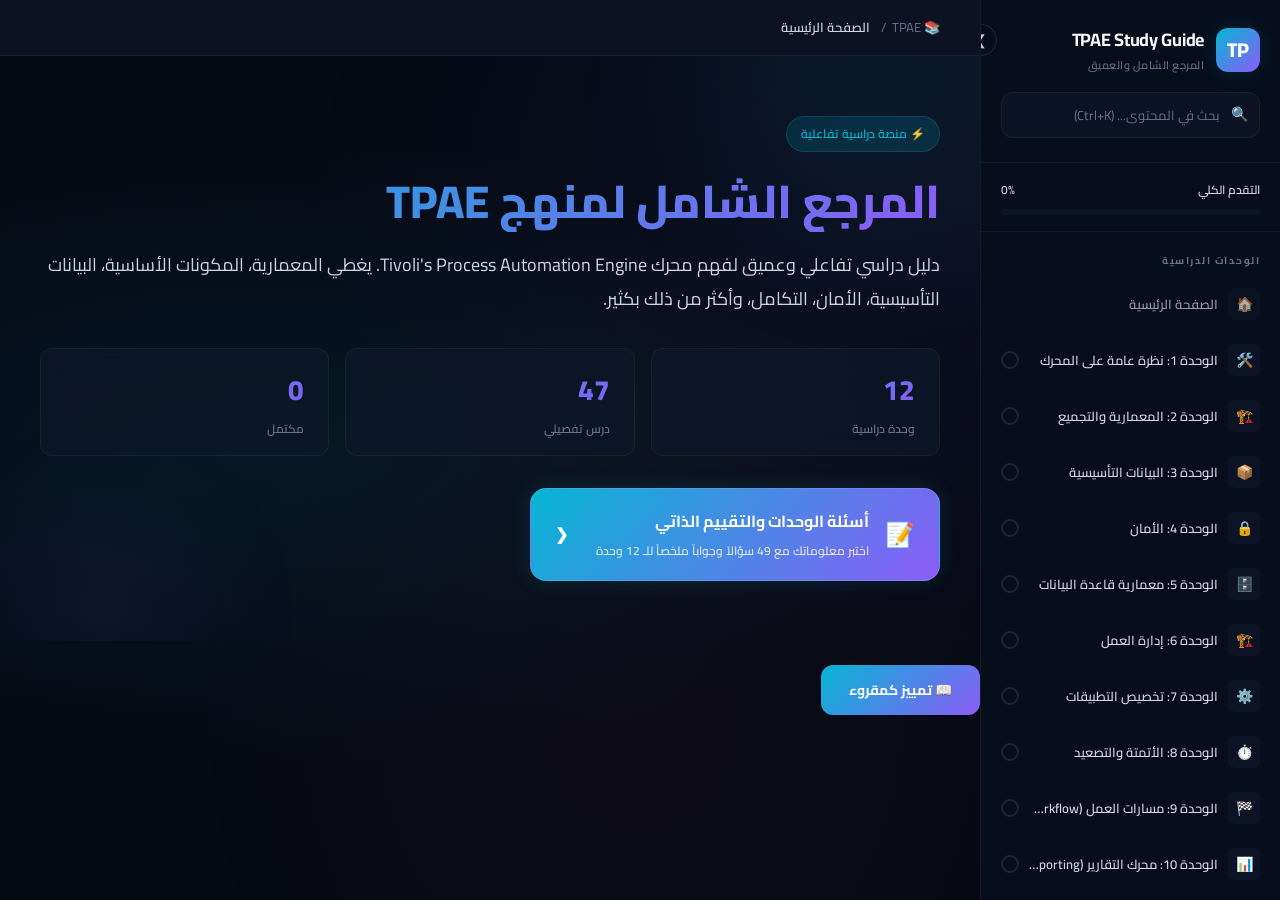
<file: index.html>
<!DOCTYPE html>
<html lang="ar" dir="rtl">

<head>
  <meta charset="UTF-8">
  <meta name="viewport" content="width=device-width, initial-scale=1.0">
  <meta name="description"
    content="المرجع الشامل والعميق لمنهج TPAE - Tivoli's Process Automation Engine - دليل دراسي تفاعلي">
  <title>TPAE Study Guide | المرجع الشامل</title>
  <link rel="stylesheet" href="styles.css">
  <link rel="icon"
    href="data:image/svg+xml,<svg xmlns='http://www.w3.org/2000/svg' viewBox='0 0 100 100'><text y='.9em' font-size='90'>⚙️</text></svg>">
  <style>
    .hero-action-card {
      display: flex;
      align-items: center;
      gap: 16px;
      padding: 18px 24px;
      background: var(--gradient-primary);
      border-radius: var(--radius-lg);
      color: #ffffff !important;
      text-decoration: none;
      font-weight: 700;
      box-shadow: var(--shadow-glow-cyan);
      transition: var(--transition-base);
      border: 1px solid rgba(255, 255, 255, 0.1);
      width: fit-content;
      cursor: pointer;
      margin-top: 32px;
      animation: fadeInUp 0.6s ease 0.4s both;
    }
    .hero-action-card:hover {
      transform: translateY(-3px);
      box-shadow: 0 12px 30px rgba(6, 182, 212, 0.35);
      border-color: rgba(255, 255, 255, 0.25);
    }
    .hero-action-card:hover .arrow-icon {
      transform: translateX(-5px);
    }
    .hero-action-card .arrow-icon {
      margin-right: 12px;
      font-size: 16px;
      transition: transform var(--transition-fast);
      display: inline-block;
    }
  </style>
</head>

<body>

  <div class="app-layout">

    <!-- Mobile Overlay -->
    <div class="sidebar-overlay" id="sidebarOverlay"></div>

    <!-- ====== SIDEBAR ====== -->
    <aside class="sidebar" id="sidebarPanel">
      <button class="sidebar-toggle" id="sidebarToggle" title="تصغير/تكبير القائمة">❮</button>
      <div class="sidebar-header">
        <div class="sidebar-logo">
          <div class="sidebar-logo-icon">TP</div>
          <div>
            <div class="sidebar-logo-text">TPAE Study Guide</div>
            <div class="sidebar-logo-sub">المرجع الشامل والعميق</div>
          </div>
        </div>
        <div class="search-container">
          <span class="search-icon">🔍</span>
          <input type="text" class="search-input" placeholder="بحث في المحتوى... (Ctrl+K)" id="searchInput">
        </div>
      </div>

      <div class="sidebar-progress">
        <div class="progress-label">
          <span>التقدم الكلي</span>
          <span class="progress-text">0%</span>
        </div>
        <div class="progress-bar">
          <div class="progress-fill"></div>
        </div>
      </div>

      <nav class="sidebar-nav">
        <div class="nav-section-title">الوحدات الدراسية</div>

        <!-- Home -->
        <div class="nav-unit">
          <button class="nav-unit-btn nav-home-btn" style="opacity:0.7">
            <div class="nav-unit-icon">🏠</div>
            <span class="unit-label">الصفحة الرئيسية</span>
          </button>
        </div>

        <!-- Unit 1 -->
        <div class="nav-unit">
          <button class="nav-unit-btn" data-unit="unit1">
            <div class="nav-unit-icon">🛠️</div>
            <span class="unit-label">الوحدة 1: نظرة عامة على المحرك</span>
            <div class="nav-unit-check"></div>
          </button>
          <div class="nav-lessons">
            <button class="nav-lesson-btn" data-lesson="u1-l1" data-unit="unit1">المعمارية والمكونات</button>
            <button class="nav-lesson-btn" data-lesson="u1-l2" data-unit="unit1">الهيكل التنظيمي وعزل البيانات</button>
            <button class="nav-lesson-btn" data-lesson="u1-l3" data-unit="unit1">منتجات إدارة الخدمات</button>
            <button class="nav-lesson-btn" data-lesson="u1-l4" data-unit="unit1">التصفح وآليات البحث</button>
          </div>
        </div>

        <!-- Unit 2 -->
        <div class="nav-unit">
          <button class="nav-unit-btn" data-unit="unit2">
            <div class="nav-unit-icon">🏗️</div>
            <span class="unit-label">الوحدة 2: المعمارية والتجميع</span>
            <div class="nav-unit-check"></div>
          </button>
          <div class="nav-lessons">
            <button class="nav-lesson-btn" data-lesson="u2-l1" data-unit="unit2">المعمارية ومكونات المحرك</button>
            <button class="nav-lesson-btn" data-lesson="u2-l2" data-unit="unit2">محطة العمل الإدارية</button>
            <button class="nav-lesson-btn" data-lesson="u2-l3" data-unit="unit2">خصائص النظام والمرفقات</button>
          </div>
        </div>

        <!-- Unit 3 -->
        <div class="nav-unit">
          <button class="nav-unit-btn" data-unit="unit3">
            <div class="nav-unit-icon">📦</div>
            <span class="unit-label">الوحدة 3: البيانات التأسيسية</span>
            <div class="nav-unit-check"></div>
          </button>
          <div class="nav-lessons">
            <button class="nav-lesson-btn" data-lesson="u3-l1" data-unit="unit3">المؤسسات والمجموعات والمواقع</button>
            <button class="nav-lesson-btn" data-lesson="u3-l2" data-unit="unit3">التكوين المالي للمحرك</button>
            <button class="nav-lesson-btn" data-lesson="u3-l3" data-unit="unit3">الأنظمة والمواقع التشغيلية</button>
            <button class="nav-lesson-btn" data-lesson="u3-l4" data-unit="unit3">التصنيفات والمواصفات الفنية</button>
          </div>
        </div>

        <!-- Unit 4 -->
        <div class="nav-unit">
          <button class="nav-unit-btn" data-unit="unit4">
            <div class="nav-unit-icon">🔒</div>
            <span class="unit-label">الوحدة 4: الأمان</span>
            <div class="nav-unit-check"></div>
          </button>
          <div class="nav-lessons">
            <button class="nav-lesson-btn" data-lesson="u4-l1" data-unit="unit4">نظرة عامة على الأمان</button>
            <button class="nav-lesson-btn" data-lesson="u4-l2" data-unit="unit4">المستخدمون والمجموعات</button>
            <button class="nav-lesson-btn" data-lesson="u4-l3" data-unit="unit4">التعبيرات الشرطية</button>
            <button class="nav-lesson-btn" data-lesson="u4-l4" data-unit="unit4">مصادقة LDAP</button>
            <button class="nav-lesson-btn" data-lesson="u4-l5" data-unit="unit4">إدارة مستخدمي LDAP</button>
            <button class="nav-lesson-btn" data-lesson="u4-l6" data-unit="unit4">الوقاية من الاختراق</button>
          </div>
        </div>

        <!-- Unit 5 -->
        <div class="nav-unit">
          <button class="nav-unit-btn" data-unit="unit5">
            <div class="nav-unit-icon">🗄️</div>
            <span class="unit-label">الوحدة 5: معمارية قاعدة البيانات</span>
            <div class="nav-unit-check"></div>
          </button>
          <div class="nav-lessons">
            <button class="nav-lesson-btn" data-lesson="u5-l1" data-unit="unit5">بنية قاعدة البيانات</button>
            <button class="nav-lesson-btn" data-lesson="u5-l2" data-unit="unit5">النطاقات (Domains)</button>
            <button class="nav-lesson-btn" data-lesson="u5-l3" data-unit="unit5">التوقيع والتدقيق الرقمي</button>
          </div>
        </div>

        <!-- Unit 6 -->
        <div class="nav-unit">
          <button class="nav-unit-btn" data-unit="unit6">
            <div class="nav-unit-icon">🏗️</div>
            <span class="unit-label">الوحدة 6: إدارة العمل</span>
            <div class="nav-unit-check"></div>
          </button>
          <div class="nav-lessons">
            <button class="nav-lesson-btn" data-lesson="u6-l1" data-unit="unit6">مكونات إدارة العمل</button>
            <button class="nav-lesson-btn" data-lesson="u6-l2" data-unit="unit6">خطط العمل القياسية</button>
            <button class="nav-lesson-btn" data-lesson="u6-l3" data-unit="unit6">العمالة والمهارات الحرفية</button>
            <button class="nav-lesson-btn" data-lesson="u6-l4" data-unit="unit6">التعيينات والجدولة الذكية</button>
          </div>
        </div>

        <!-- Unit 7 -->
        <div class="nav-unit">
          <button class="nav-unit-btn" data-unit="unit7">
            <div class="nav-unit-icon">⚙️</div>
            <span class="unit-label">الوحدة 7: تخصيص التطبيقات</span>
            <div class="nav-unit-check"></div>
          </button>
          <div class="nav-lessons">
            <button class="nav-lesson-btn" data-lesson="u7-l1" data-unit="unit7">مصمم الشاشات</button>
            <button class="nav-lesson-btn" data-lesson="u7-l2" data-unit="unit7">العناصر والربط البرمجي</button>
            <button class="nav-lesson-btn" data-lesson="u7-l3" data-unit="unit7">بناء تطبيق من الصفر</button>
            <button class="nav-lesson-btn" data-lesson="u7-l4" data-unit="unit7">الواجهات الشرطية والأمان</button>
          </div>
        </div>

        <!-- Unit 8 -->
        <div class="nav-unit">
          <button class="nav-unit-btn" data-unit="unit8">
            <div class="nav-unit-icon">⏱️</div>
            <span class="unit-label">الوحدة 8: الأتمتة والتصعيد</span>
            <div class="nav-unit-check"></div>
          </button>
          <div class="nav-lessons">
            <button class="nav-lesson-btn" data-lesson="u8-l1" data-unit="unit8">المهام المجدولة (Cron Tasks)</button>
            <button class="nav-lesson-btn" data-lesson="u8-l2" data-unit="unit8">الاتصالات والبريد</button>
            <button class="nav-lesson-btn" data-lesson="u8-l3" data-unit="unit8">محرك التصعيد</button>
            <button class="nav-lesson-btn" data-lesson="u8-l4" data-unit="unit8">الإجراءات والسكريبتات</button>
          </div>
        </div>

        <!-- Unit 9 -->
        <div class="nav-unit">
          <button class="nav-unit-btn" data-unit="unit9">
            <div class="nav-unit-icon">🏁</div>
            <span class="unit-label">الوحدة 9: مسارات العمل (Workflow)</span>
            <div class="nav-unit-check"></div>
          </button>
          <div class="nav-lessons">
            <button class="nav-lesson-btn" data-lesson="u9-l1" data-unit="unit9">مقدمة في مسارات العمل</button>
            <button class="nav-lesson-btn" data-lesson="u9-l2" data-unit="unit9">مصمم مسارات العمل</button>
            <button class="nav-lesson-btn" data-lesson="u9-l3" data-unit="unit9">إنشاء مسار عمل</button>
            <button class="nav-lesson-btn" data-lesson="u9-l4" data-unit="unit9">تهيئة وتكوين مسار العمل</button>
            <button class="nav-lesson-btn" data-lesson="u9-l5" data-unit="unit9">مهام إدارة مسارات العمل</button>
            <button class="nav-lesson-btn" data-lesson="u9-l6" data-unit="unit9">إطلاق ومعالجة مسارات العمل</button>
          </div>
        </div>

        <!-- Unit 10 -->
        <div class="nav-unit">
          <button class="nav-unit-btn" data-unit="unit10">
            <div class="nav-unit-icon">📊</div>
            <span class="unit-label">الوحدة 10: محرك التقارير (Reporting)</span>
            <div class="nav-unit-check"></div>
          </button>
          <div class="nav-lessons">
            <button class="nav-lesson-btn" data-lesson="u10-l1" data-unit="unit10">نظرة عامة على تحليل البيانات</button>
            <button class="nav-lesson-btn" data-lesson="u10-l2" data-unit="unit10">الاستعلامات، المؤشرات، والتقارير الجاهزة</button>
            <button class="nav-lesson-btn" data-lesson="u10-l3" data-unit="unit10">التقارير الارتجالية للمستخدمين</button>
            <button class="nav-lesson-btn" data-lesson="u10-l4" data-unit="unit10">تطبيق إدارة وحوكمة التقارير</button>
          </div>
        </div>

        <!-- Unit 11 -->
        <div class="nav-unit">
          <button class="nav-unit-btn" data-unit="unit11">
            <div class="nav-unit-icon">🔌</div>
            <span class="unit-label">الوحدة 11: إطار التكامل (Integration)</span>
            <div class="nav-unit-check"></div>
          </button>
          <div class="nav-lessons">
            <button class="nav-lesson-btn" data-lesson="u11-l1" data-unit="unit11">نظرة عامة على إطار التكامل</button>
            <button class="nav-lesson-btn" data-lesson="u11-l2" data-unit="unit11">أمثلة وتطبيقات التكامل</button>
          </div>
        </div>

        <!-- Unit 12 -->
        <div class="nav-unit">
          <button class="nav-unit-btn" data-unit="unit12">
            <div class="nav-unit-icon">🔍</div>
            <span class="unit-label">الوحدة 12: تتبع ومعالجة الأعطال</span>
            <div class="nav-unit-check"></div>
          </button>
          <div class="nav-lessons">
            <button class="nav-lesson-btn" data-lesson="u12-l1" data-unit="unit12">تطبيق السجلات واللوجات</button>
            <button class="nav-lesson-btn" data-lesson="u12-l2" data-unit="unit12">الأساسيات وتفكيك أعطال حاويات الويب</button>
            <button class="nav-lesson-btn" data-lesson="u12-l3" data-unit="unit12">مصادر الدعم الفيدرالية</button>
          </div>
        </div>
      </nav>
    </aside>

    <!-- ====== MAIN CONTENT ====== -->
    <main class="main-content">

      <!-- Header -->
      <header class="content-header">
        <div class="header-breadcrumb">
          📚 TPAE &nbsp;/&nbsp; <span class="breadcrumb-text">الصفحة الرئيسية</span>
        </div>
        <div class="header-actions">
          <button class="btn-icon mobile-menu-btn" title="القائمة">☰</button>
        </div>
      </header>

      <!-- Hero Section -->
      <section class="hero-section">
        <div class="hero-badge">⚡ منصة دراسية تفاعلية</div>
        <h1 class="hero-title">المرجع الشامل لمنهج TPAE</h1>
        <p class="hero-subtitle">
          دليل دراسي تفاعلي وعميق لفهم محرك Tivoli's Process Automation Engine. يغطي المعمارية، المكونات الأساسية،
          البيانات التأسيسية، الأمان، التكامل، وأكثر من ذلك بكثير.
        </p>
        <div class="hero-stats">
          <div class="stat-card">
            <div class="stat-value" id="stat-units">12</div>
            <div class="stat-label">وحدة دراسية</div>
          </div>
          <div class="stat-card">
            <div class="stat-value" id="stat-lessons">47</div>
            <div class="stat-label">درس تفصيلي</div>
          </div>
          <div class="stat-card">
            <div class="stat-value" id="stat-completed">0</div>
            <div class="stat-label">مكتمل</div>
          </div>
        </div>

        <a href="unit-questions.html" class="hero-action-card">
          <span style="font-size: 24px;">📝</span>
          <div style="display: flex; flex-direction: column; gap: 4px; text-align: right;">
            <span style="font-size: 16px; color: #ffffff;">أسئلة الوحدات والتقييم الذاتي</span>
            <span style="font-size: 12px; color: rgba(255, 255, 255, 0.85); font-weight: 500;">اختبر معلوماتك مع 49 سؤالاً وجواباً ملخصاً للـ 12 وحدة</span>
          </div>
          <span class="arrow-icon">❮</span>
        </a>
      </section>

      <!-- Content Body -->
      <div class="content-body" style="display:none;">

        <!-- ==========================================
           UNIT 1: Engine Overview
           ========================================== -->
        <section class="unit-section" id="unit1">
          <div class="unit-header">
            <div class="unit-number u1">📘 الوحدة الأولى</div>
            <h2 class="unit-title">نظرة عامة على المحرك (Engine Overview)</h2>
            <p class="unit-desc">تشمل هذه الوحدة فلسفة بناء محرك TPAE، المعمارية القائمة على البيانات الوصفية،
              الموديولات، أنواع التطبيقات، الطبقات المعمارية الأربع، الهيكل التنظيمي، منتجات الخدمات، وآليات البحث
              والتصفح.</p>
          </div>

          <!-- Lesson 1.1: TPAE Overview & Components -->
          <div class="lesson-card expanded" id="u1-l1">
            <div class="lesson-header">
              <div class="lesson-icon icon-cyan">🛠️</div>
              <div class="lesson-info">
                <div class="lesson-title">نظرة عامة على المحرك وبنيته المعمارية</div>
                <div class="lesson-meta">TPAE Overview & Components • 5 محاور رئيسية</div>
              </div>
              <div class="lesson-toggle">▼</div>
            </div>
            <div class="lesson-body">
              <div class="lesson-content">

                <h3>1. الفلسفة البرمجية لمحرك TPAE</h3>
                <p><strong>Tivoli's Process Automation Engine (TPAE)</strong> ليس برنامجاً مستقلاً <span
                    class="tech-term">Not a standalone product</span>، بل هو <strong>منصة أساسية مشتركة</strong> <span
                    class="tech-term">Common Platform Layer</span>.</p>

                <div class="info-block tip">
                  <div class="info-block-title">💡 التشبيه البرمجي</div>
                  مثلما يوفر لك إطار العمل Laravel الخدمات الأساسية (الـ ORM، والـ Authentication، والـ Routing، والـ
                  Queueing) لتبني فوقه متجراً إلكترونياً أو نظام تذاكر، فإن TPAE يوفر نفس الخدمات الأساسية لتبني فوقها
                  شركة IBM منتجاتها العملاقة مثل <strong>Maximo</strong> للمنشآت أو <strong>Control Desk</strong> لقطاع
                  الـ IT.
                </div>

                <div class="topic-sep"></div>

                <h3>2. الميزة القاتلة: المعمارية القائمة على البيانات الوصفية</h3>
                <h4>Metadata-Driven Architecture</h4>
                <p>في هندسة البرمجيات التقليدية، إذا أردت إضافة حقل <span class="tech-term">Attribute</span> جديد، فإنك
                  تعدل الكود والـ <span class="tech-term">Database Schema</span> يدوياً. في TPAE الأمر مختلف تماماً:</p>
                <ul>
                  <li>يتم تخزين تصاميم الشاشات، وعلاقات الجداول، وقواعد التحقق <span class="tech-term">Validation
                      Rules</span> على هيئة <strong>بيانات وصفية (Metadata)</strong> داخل جداول النظام <span
                      class="tech-term">System Tables</span>.</li>
                </ul>

                <div class="info-block success">
                  <div class="info-block-title">✅ الهدف الهندسي: Upgradeable Customizations</div>
                  عندما تقوم الشركة بترقية النظام (System Upgrade)، تقوم IBM باستبدال ملفات الكود المصدري الأساسي للنظام
                  <span class="tech-term">Core Engine Code</span>، بينما تظل جداول الميتا-داتا الخاصة بتخصيصات شركتك كما
                  هي دون مساس، مما يمنع <strong>كسر الكود (Breaking Changes)</strong> ويوفر ملايين الدولارات في عمليات
                  الصيانة.
                </div>

                <div class="topic-sep"></div>

                <h3>3. موديولات النظام (System Modules)</h3>
                <p>يجمع النظام التطبيقات ذات الصلة الوظيفية داخل وحدات منطقية <span class="tech-term">Modules</span>،
                  وهو ما يشبه الـ <span class="tech-term">Namespaces</span> أو الـ <span
                    class="tech-term">Packages</span> في لغات البرمجة:</p>

                <div class="def-grid">
                  <div class="def-card">
                    <div class="def-card-icon">🏭</div>
                    <div class="def-card-title">Asset (الأصول)</div>
                    <div class="def-card-body">تتبع المواقع (Locations) والمعدات طوال دورتها الحياتية.</div>
                  </div>
                  <div class="def-card">
                    <div class="def-card-icon">🔧</div>
                    <div class="def-card-title">Work (العمل)</div>
                    <div class="def-card-body">تتبع خطط العمل وطلبات وأوامر الصيانة (Work Orders).</div>
                  </div>
                  <div class="def-card">
                    <div class="def-card-icon">🎧</div>
                    <div class="def-card-title">Service (الخدمات)</div>
                    <div class="def-card-body">إدارة طلبات الخدمة (Service Requests) واتفاقيات مستوى الخدمة (SLAs).
                    </div>
                  </div>
                  <div class="def-card">
                    <div class="def-card-icon">📝</div>
                    <div class="def-card-title">Contract (العقود)</div>
                    <div class="def-card-body">إدارة عقود الشراء، الإيجار، الضمان، والعمالة.</div>
                  </div>
                  <div class="def-card">
                    <div class="def-card-icon">📦</div>
                    <div class="def-card-title">Inventory & Procurement</div>
                    <div class="def-card-body">تتبع حركات المخازن ودورة الشراء من طلب الاقتباس (RFQ) وحتى أمر الشراء
                      (PO) واستلام الفواتير.</div>
                  </div>
                </div>

                <div class="topic-sep"></div>

                <h3>4. أنواع التطبيقات من حيث التصنيف البرمجي</h3>
                <h4>Application Types</h4>

                <div class="def-grid">
                  <div class="def-card">
                    <div class="def-card-icon">⚙️</div>
                    <div class="def-card-title">Core Applications</div>
                    <div class="def-card-body">تطبيقات مركزية مفعّلة في أي منتج يعتمد على TPAE، وهي إلزامية لتقديم خدمات
                      المنصة الأساسية (مثل تطبيق <span class="tech-term">Classifications</span> وتطبيق <span
                        class="tech-term">Security Groups</span>).</div>
                  </div>
                  <div class="def-card">
                    <div class="def-card-icon">🔗</div>
                    <div class="def-card-title">Shared Applications</div>
                    <div class="def-card-body">تطبيقات لا يتطلبها عمل المنصة بشكل إلزامي، ولكن يتم مشاركتها واستخدامها
                      من قِبل منتجات متعددة (مثل <span class="tech-term">Workflow Designer</span> وتطبيق <span
                        class="tech-term">Persons</span>).</div>
                  </div>
                  <div class="def-card">
                    <div class="def-card-icon">🎯</div>
                    <div class="def-card-title">Product-Specific Applications</div>
                    <div class="def-card-body">تطبيقات تُكتب خصيصاً لتنفيذ وظائف فريدة داخل منتج محدد (مثل تطبيق الصيانة
                      الوقائية <span class="tech-term">Preventative Maintenance</span> في ماكسيمو).</div>
                  </div>
                </div>

                <div class="topic-sep"></div>

                <h3>5. المكونات الأربعة الرئيسية ومعمارية الطبقات</h3>
                <h4>The Four Key Components — Multi-Layered Architecture</h4>
                <p>يتكون المحرك داخلياً من أربع طبقات معمارية مترابطة:</p>

                <div class="def-grid">
                  <div class="def-card">
                    <div class="def-card-icon">🖥️</div>
                    <div class="def-card-title">أ. واجهة المستخدم المشتركة</div>
                    <div class="def-card-body">
                      <strong>Common User Interface</strong> — واجهة تعتمد بالكامل على المتصفح (Web-based). تتميز
                      بمعمارية <span class="tech-term">Zero-Client Footprint</span>، أي أنه لا يتم تحميل أو تثبيت أي كود
                      عميل (لا يوجد Java Applets أو Active-X) على جهاز المستخدم. وتتغير الواجهة بناءً على دور المستخدم
                      <span class="tech-term">Role-based UI</span>.
                    </div>
                  </div>
                  <div class="def-card">
                    <div class="def-card-icon">🔧</div>
                    <div class="def-card-title">ب. خدمات التكوين المشتركة</div>
                    <div class="def-card-body">
                      <strong>Common Configuration Services</strong> — تتيح للمطورين والمديرين تعديل واجهات المستخدم
                      <span class="tech-term">UI Designer</span> وتوسيع حقول قاعدة البيانات من داخل السيستم نفسه دون
                      الحاجة لكتابة كود برمجي خارجي.
                    </div>
                  </div>
                  <div class="def-card">
                    <div class="def-card-icon">🗄️</div>
                    <div class="def-card-title">ج. نظام البيانات الفرعي المشترك</div>
                    <div class="def-card-body">
                      <strong>Common Data Subsystem</strong> — يعتمد على نموذج بيانات موحد ومعزول عن نوع قاعدة البيانات
                      <span class="tech-term">Database-Agnostic</span>، حيث يقوم بترجمة الأوامر برمجياً لتعمل بسلاسة
                      سواء كانت <strong>IBM DB2</strong>, <strong>Oracle</strong>, أو <strong>MS SQL Server</strong>.
                    </div>
                  </div>
                  <div class="def-card">
                    <div class="def-card-icon">⚡</div>
                    <div class="def-card-title">د. محرك سير العمل والأتمتة</div>
                    <div class="def-card-body">
                      <strong>Process Workflow Runtime</strong> — المحرك المسؤول عن إدارة التعاون بين المستخدمين، إرسال
                      الإشعارات <span class="tech-term">Notifications</span>، وإطلاق محرك التصعيد <span
                        class="tech-term">Escalation Engine</span> المجدول زمنياً لتنفيذ إجراءات تلقائية عند تأخر
                      المعاملات.
                    </div>
                  </div>
                </div>

              </div>
            </div>
          </div>

          <!-- Lesson 1.2: Data Hierarchy Levels -->
          <div class="lesson-card" id="u1-l2">
            <div class="lesson-header">
              <div class="lesson-icon icon-violet">🗂️</div>
              <div class="lesson-info">
                <div class="lesson-title">الهيكل التنظيمي ومستويات عزل البيانات</div>
                <div class="lesson-meta">Data Hierarchy Levels • 4 مستويات هرمية</div>
              </div>
              <div class="lesson-toggle">▼</div>
            </div>
            <div class="lesson-body">
              <div class="lesson-content">
                <p>لكي تفهم كيف المحرك بيعمل عزل للبيانات <span class="tech-term">Data Isolation</span> لتقديم ميزة الـ
                  <span class="tech-term">Multi-Tenancy</span> في الشركات الكبيرة، يقسم الكتاب البيانات إلى 4 مستويات
                  هرمية صارمة:</p>

                <ol class="steps-list">
                  <li>
                    <strong>مستوى النظام (System Level):</strong> أعلى مستوى في الهرم، وتكون البيانات هنا عامة ومتاحة
                    لجميع الكيانات (مثل ملفات تعريف المستخدمين والمجموعات الأمنية).
                  </li>
                  <li>
                    <strong>مستوى المجموعات (Set Level):</strong> يتيح مشاركة البيانات العامة بين عدة مؤسسات لتوفير وقت
                    الإدخال.<br>
                    • <strong>مجموعة الأصناف (Item Set):</strong> كتالوج موحد لتعريفات قطع الغيار والمواد.<br>
                    • <strong>مجموعة الشركات (Company Set):</strong> دليل موحد للموردين والمصنعين المعتمدين.
                  </li>
                  <li>
                    <strong>مستوى المؤسسة (Organization Level):</strong> يمثل كياناً قانونياً ومالياً مستقلاً <span
                      class="tech-term">Legal Entity</span>.
                    <div class="info-block warning" style="margin-top:8px;">
                      <div class="info-block-title">⚠️ شرط كتابي صارم</div>
                      كل ما يقع تحت المؤسسة الواحدة يجب أن يشترك في: عملة أساسية واحدة (Base Currency)، وشجرة حسابات
                      مالية واحدة (Chart of Accounts)، وتقويم عمل موحد (Calendar).
                    </div>
                  </li>
                  <li>
                    <strong>مستوى الموقع (Site Level):</strong> المستوى التشغيلي الفعلي على الأرض (مثل فرع القاهرة وفرع
                    الإسكندرية). البيانات هنا معزولة تماماً ولا يمكن لموقع الاطلاع على بيانات موقع آخر إلا بصلاحيات
                    أمنية خاصة.
                  </li>
                </ol>
              </div>
            </div>
          </div>

          <!-- Lesson 1.3: Service Management Products -->
          <div class="lesson-card" id="u1-l3">
            <div class="lesson-header">
              <div class="lesson-icon icon-green">📦</div>
              <div class="lesson-info">
                <div class="lesson-title">منتجات إدارة الخدمات والتكامل</div>
                <div class="lesson-meta">Service Management Products & Integration</div>
              </div>
              <div class="lesson-toggle">▼</div>
            </div>
            <div class="lesson-body">
              <div class="lesson-content">
                <h3>1. المقارنة التقنية: Maximo Enterprise vs Essentials</h3>

                <div class="table-wrapper">
                  <table class="styled-table">
                    <thead>
                      <tr>
                        <th>الميزة التقنية</th>
                        <th>Maximo Asset Management (Full)</th>
                        <th>Maximo MAM Essentials</th>
                      </tr>
                    </thead>
                    <tbody>
                      <tr>
                        <td><strong>عدد المواقع (Sites)</strong></td>
                        <td>غير محدود (Multi-Site Architecture)</td>
                        <td>موقع واحد فقط (Single Site)</td>
                      </tr>
                      <tr>
                        <td><strong>عدد المستخدمين</strong></td>
                        <td>غير محدود</td>
                        <td>25 مستخدماً مسمياً كحد أقصى</td>
                      </tr>
                      <tr>
                        <td><strong>اللغات والعملات</strong></td>
                        <td>غير محدود</td>
                        <td>لغتان وعملتان كحد أقصى</td>
                      </tr>
                      <tr>
                        <td><strong>الأتمتة ومسارات العمل</strong></td>
                        <td>يدعم الـ Workflow والـ Condition Monitoring بالكامل</td>
                        <td>لا يدعم الـ Workflow أو المراقبة الشرطية</td>
                      </tr>
                    </tbody>
                  </table>
                </div>

                <div class="info-block tip">
                  <div class="info-block-title">💡 ملاحظة هندسية للـ Assessment</div>
                  عند الترقية من Essentials إلى النسخة الكاملة، <strong>لا تحتاج إلى عملية ترحيل أو تحويل للبيانات (No
                    Data Conversion)</strong>، لأن كلا المنتجين مبنيان على نفس قاعدة بيانات ومحرك TPAE المشترك، الترقية
                  هي مجرد تفعيل برمجي للميزات المغلَقة <span class="tech-term">License unlock</span>.
                </div>

                <div class="topic-sep"></div>

                <h3>2. أدوات التكامل وتبادل البيانات</h3>
                <h4>Data Integration Tools</h4>

                <div class="def-grid">
                  <div class="def-card">
                    <div class="def-card-icon">🔌</div>
                    <div class="def-card-title">إطار التكامل (Integration Framework - MIF)</div>
                    <div class="def-card-body">
                      البوابة البرمجية <span class="tech-term">API Gateway</span> الخاصة بالنظام. تدعم تبادل البيانات
                      ثنائي الاتجاه <span class="tech-term">Inbound/Outbound</span> في الوقت الفعلي (Real-time عبر REST
                      APIs والـ Web Services) أو كدفعات (Batch عبر ملفات XML/JSON). وهي أداة قائمة على الأحداث <span
                        class="tech-term">Event-driven</span>.
                    </div>
                  </div>
                  <div class="def-card">
                    <div class="def-card-icon">🔄</div>
                    <div class="def-card-title">ملحن التكامل (Integration Composer - ITIC)</div>
                    <div class="def-card-body">
                      أداة <span class="tech-term">ETL</span> (Extract, Transform, Load). وعلة وجودها هي سحب بيانات
                      الأصول الرقمية واكتشاف الشبكات من أدوات إدارة الأنظمة الخارجية (مثل IBM TAD4D أو SCCD) وتحويلها
                      وتفريغها داخل قاعدة بيانات المحرك.
                    </div>
                  </div>
                </div>
              </div>
            </div>
          </div>

          <!-- Lesson 1.4: Navigation & Search -->
          <div class="lesson-card" id="u1-l4">
            <div class="lesson-header">
              <div class="lesson-icon icon-amber">🔍</div>
              <div class="lesson-info">
                <div class="lesson-title">تجربة المستخدم، التصفح، وآليات البحث</div>
                <div class="lesson-meta">Navigation & Start Centers</div>
              </div>
              <div class="lesson-toggle">▼</div>
            </div>
            <div class="lesson-body">
              <div class="lesson-content">
                <h3>1. نظام المصادقة وجلسات المتصفح</h3>
                <h4>Login & Sessions</h4>
                <ul>
                  <li>يدعم النظام المصادقة المبنية على النماذج <span class="tech-term">Forms-based
                      Authentication</span>. ويمكن ربطه بأدلة الشركات الخارجية عبر بروتوكول <span
                      class="tech-term">LDAP/LDAPS</span> (مثل Active Directory) أو المصادقة المحلية <span
                      class="tech-term">Native Local Authentication</span>.</li>
                </ul>

                <div class="info-block warning">
                  <div class="info-block-title">⚠️ نصيحة الجلسات المتعددة</div>
                  لفتح أكثر من تطبيق في نفس الوقت بشكل صحيح، يجب فتحها في <strong>جلسات متصفح منفصلة تماماً</strong> (عن
                  طريق فتح نافذة متصفح جديدة كلياً New Window أو Private Session)، لأن فتح التطبيقات في تبويبات (New
                  Tabs) داخل نفس النافذة قد يتسبب في تداخل بيانات الجلسة <span class="tech-term">Session Sharing</span>
                  وحدوث أخطاء في الاستعلامات.
                </div>

                <div class="topic-sep"></div>

                <h3>2. مركز البدء (Start Center) والبورتلتس</h3>
                <h4>Portlets</h4>
                <p>مركز البدء هو الـ Dashboard الديناميكية للمستخدم. إذا كان الموظف ينتمي لأكثر من مجموعة أمان <span
                    class="tech-term">Security Group</span>، يدمج النظام الصلاحيات وتظهر له لوحة التحكم على هيئة علامات
                  تبويب متعددة (Tabs).</p>

                <div class="def-grid">
                  <div class="def-card">
                    <div class="def-card-icon">📥</div>
                    <div class="def-card-title">Inbox / Assignments</div>
                    <div class="def-card-body">يعرض المهام وأوامر الشغل الخاصة بمسارات العمل (Workflow) الموجهة للمستخدم
                      الحالي لاتخاذ قرار (موافقة/توجيه).</div>
                  </div>
                  <div class="def-card">
                    <div class="def-card-icon">📊</div>
                    <div class="def-card-title">KPI Graph / List</div>
                    <div class="def-card-body">يعرض مؤشرات الأداء الرئيسية (مثل نسبة الأعطال الحرجة المحلولة) في شكل
                      رسوم بيانية أو قوائم نصية.</div>
                  </div>
                  <div class="def-card">
                    <div class="def-card-icon">📋</div>
                    <div class="def-card-title">Result Set</div>
                    <div class="def-card-body">يعرض جدولاً لصفوف مباشرة من قاعدة البيانات بناءً على استعلام محفوظ مسبقاً
                      <span class="tech-term">Saved Query</span>.</div>
                  </div>
                  <div class="def-card">
                    <div class="def-card-icon">⭐</div>
                    <div class="def-card-title">Favorite Applications</div>
                    <div class="def-card-body">روابط سريعة ومختصرة تفتح التطبيقات الأكثر استخداماً للموظف مباشرة لمنع
                      التشتت.</div>
                  </div>
                  <div class="def-card">
                    <div class="def-card-icon">⚡</div>
                    <div class="def-card-title">Quick Insertion</div>
                    <div class="def-card-body">زر سريع يتيح إنشاء سجل جديد فوراً بنقرة واحدة (مثل إنشاء تذكرة عطل
                      جديدة).</div>
                  </div>
                  <div class="def-card">
                    <div class="def-card-icon">📢</div>
                    <div class="def-card-title">Bulletin Board</div>
                    <div class="def-card-body">لوحة الإعلانات والمراسلات العامة الموجهة من مديري النظام لكافة الموظفين.
                    </div>
                  </div>
                </div>

                <div class="topic-sep"></div>

                <h3>3. آليات البحث المتقدمة في الواجهة</h3>
                <h4>Search Mechanisms</h4>

                <p><strong>Query by Example (QBE):</strong> الكتابة المباشرة داخل الخانات الفارغة أعلى أعمدة الجدول،
                  ويقوم النظام بترجمتها لشرط <span class="tech-term">WHERE</span> تلقائياً.</p>

                <h4>معاملات البحث (Search Operators)</h4>
                <div class="table-wrapper">
                  <table class="styled-table">
                    <thead>
                      <tr>
                        <th>الرمز</th>
                        <th>الوظيفة</th>
                        <th>المعادل في SQL</th>
                      </tr>
                    </thead>
                    <tbody>
                      <tr>
                        <td><span class="tech-term">=</span></td>
                        <td>مطابقة تامة (Exact Match)</td>
                        <td><span class="tech-term">= 'value'</span></td>
                      </tr>
                      <tr>
                        <td><span class="tech-term">!=</span></td>
                        <td>استبعاد قيم معينة (Not Equal)</td>
                        <td><span class="tech-term">!= 'value'</span></td>
                      </tr>
                      <tr>
                        <td><span class="tech-term">~</span></td>
                        <td>بحث جزئي غير حساس لحالة الأحرف</td>
                        <td><span class="tech-term">LIKE %value%</span></td>
                      </tr>
                      <tr>
                        <td><span class="tech-term">&gt;</span> / <span class="tech-term">&lt;</span></td>
                        <td>أكبر من / أصغر من</td>
                        <td><span class="tech-term">&gt; value / &lt; value</span></td>
                      </tr>
                    </tbody>
                  </table>
                </div>
              </div>
            </div>
          </div>

          <button class="mark-read-btn" data-unit="unit1">📖 تمييز كمقروء</button>
        </section>

        <!-- ==========================================
           UNIT 2: Architecture and Engine Components
           ========================================== -->
        <section class="unit-section" id="unit2">
          <div class="unit-header">
            <div class="unit-number u2">📗 الوحدة الثانية</div>
            <h2 class="unit-title">المعمارية والتجميع (Architecture & Build)</h2>
            <p class="unit-desc">هذه الوحدة هي بمثابة "غرفة المحركات" للنظام؛ حيث تشرح كيف يتم تجميع، وإعداد، وتشغيل كود
              الأبلكيشن في بيئات الشركات الكبرى (Enterprise Environment). المفاهيم مألوفة جداً لمطوري الباك إند ولكن
              بمصطلحات Java Enterprise.</p>
          </div>

          <!-- Lesson 2.1: Architecture and Engine Components -->
          <div class="lesson-card" id="u2-l1">
            <div class="lesson-header">
              <div class="lesson-icon icon-violet">🏗️</div>
              <div class="lesson-info">
                <div class="lesson-title">المعمارية ومكونات المحرك</div>
                <div class="lesson-meta">Architecture & Engine Components • Middleware, Installers, WAS, EAR</div>
              </div>
              <div class="lesson-toggle">▼</div>
            </div>
            <div class="lesson-body">
              <div class="lesson-content">
                <h3>1. البرمجيات الوسيطة المدعومة (Middleware Support)</h3>
                <p>لا يمكن للمحرك أن يعمل في الفراغ؛ بل يعتمد على منظومة من البرمجيات الوسيطة <span
                    class="tech-term">Middleware</span>:</p>

                <div class="def-grid">
                  <div class="def-card">
                    <div class="def-card-icon">🗄️</div>
                    <div class="def-card-title">قواعد البيانات (Databases)</div>
                    <div class="def-card-body"><span class="tech-term">IBM DB2</span>, <span
                        class="tech-term">Oracle</span>, و <span class="tech-term">Microsoft SQL Server</span>.</div>
                  </div>
                  <div class="def-card">
                    <div class="def-card-icon">☕</div>
                    <div class="def-card-title">منصات حاويات الجافا</div>
                    <div class="def-card-body"><span class="tech-term">IBM WebSphere Application Server</span> و <span
                        class="tech-term">BEA WebLogic</span>.</div>
                  </div>
                  <div class="def-card">
                    <div class="def-card-icon">🔐</div>
                    <div class="def-card-title">خوادم الأدلة (Directory Servers)</div>
                    <div class="def-card-body"><span class="tech-term">IBM Tivoli Directory Server</span> و <span
                        class="tech-term">Microsoft Active Directory</span> عبر بروتوكول LDAP.</div>
                  </div>
                </div>

                <div class="topic-sep"></div>

                <h3>2. أدوات التثبيت وأتمتة البيئة</h3>
                <h4>Launchpads & Installers</h4>
                <ul>
                  <li><strong>Product Launchpads:</strong> واجهة مركزية تطلق برامج التثبيت للمكونات والبرمجيات الوسيطة
                    وتوضح لك الترتيب الصحيح لتثبيتها.</li>
                  <li><strong>Tivoli Middleware Installer:</strong> أداة مسؤولة عن إنشاء خطة النشر وتثبيت أو إعادة
                    استخدام وتكوين البرمجيات الوسيطة الجاهزة.</li>
                  <li><strong>Process Solution Installer (PSI):</strong> أداة مخصصة لتثبيت الحزم البرمجية للمنتجات <span
                      class="tech-term">Process Solution Packages</span> داخل بيئة المحرك. الحزمة تكون عبارة عن ملف
                    <span class="tech-term">ZIP</span> يحتوي على ملفات النظام ومنطق النشر. يقوم الـ PSI بأتمتة مهام مثل:
                    تشغيل سكريبتات الداتا بيز، وبناء وتوزيع تطبيقات Java EE، وإضافة المستخدمين.</li>
                </ul>

                <div class="topic-sep"></div>

                <h3>3. خادم تطبيقات جافا (IBM WebSphere - WAS)</h3>
                <p>يوفر خادم WebSphere البيئة التشغيلية <span class="tech-term">Runtime Environment</span> لمعالجة منطق
                  العمل والوصول لموارد المؤسسة.</p>

                <div class="highlight-box">
                  <strong>WebSphere Administrative Console:</strong> واجهة رسومية تعتمد على الويب لإدارة خوادم
                  التطبيقات.<br>
                  العنوان الافتراضي: <span class="tech-term">http://&lt;hostname&gt;:9060/admin</span><br>
                  اسم المستخدم الافتراضي: <span class="tech-term">wasadmin</span>
                </div>
                <p>من خلالها يمكنك: إضافة/مسح/تشغيل/إيقاف خوادم التطبيقات مثل <span class="tech-term">MXServer</span>،
                  وتوزيع وتحديث الأبلكيشنز، وإعداد حزم الأمان وإدارة قنوات الاتصال بالداتا بيز.</p>

                <div class="topic-sep"></div>

                <h3>4. حزم وتجميع التطبيق: ملفات الـ EAR</h3>
                <h4>Enterprise Archive</h4>
                <p><strong>ما هو ملف الـ EAR؟</strong> هو ملف مضغوط بامتداد <span class="tech-term">.ear</span> يعتمد
                  على صيغة <span class="tech-term">ZIP/ZLIB</span>. هذا الملف يمثل حزمة التطبيق الكاملة في حاويات جافا.
                </p>

                <div class="info-block tip">
                  <div class="info-block-title">💡 التشبيه البرمجي</div>
                  في Laravel، عندما تقوم بحزم مجلد المشروع بالكامل داخل حاوية Docker Image لتوزيعها، فإن حاويات الجافا
                  تفعل الشيء نفسه. ملف الـ EAR يحتوي بداخله على ملفات <span class="tech-term">WAR</span> (Web Archive —
                  صفحات الويب والـ HTML والـ JSPs = الـ View) وملفات <span class="tech-term">JAR</span> (Java Archive —
                  الـ Java Classes والبيزنس لوجيك = الـ Models/Controllers).
                </div>

                <h4>متى يجب بناء ملفات الـ EAR يدوياً؟</h4>
                <ol>
                  <li>إذا تم تأجيل <span class="tech-term">Defer</span> خطوة إعداد وتكوين الـ Java EE أثناء التثبيت
                    أوتوماتيكياً.</li>
                  <li>إذا قمت <strong>بتخصيص (Customize)</strong> أي ملفات أو إضافة ملفات جديدة إلى مجلدات الأبلكيشن
                    سيرفر.</li>
                </ol>

                <h4>خطوات بناء وتوزيع الـ EAR عملياً</h4>
                <ol class="steps-list">
                  <li>افتح الـ Command Prompt على جهاز العمل.</li>
                  <li>انتقل إلى مجلد التوزيع: <span class="tech-term">cd C:\...\maximo\deployment</span></li>
                  <li>قم بتشغيل سكريبت البناء: <span class="tech-term">buildmaximoear.cmd</span> و <span
                      class="tech-term">buildmxiehsear.cmd</span></li>
                  <li>يستغرق الأمر بضع دقائق حتى تظهر جملة <span class="tech-term">BUILD SUCCESSFUL</span> (باستخدام
                    أداة Apache Ant).</li>
                  <li>لتوزيعه: تأكد من تشغيل الـ Deployment Manager والـ Node Agent، قم <strong>بإيقاف الـ MXServer
                      أولاً</strong>، ثم ارفع ملف الـ EAR الجديد عبر Admin Console.</li>
                </ol>
              </div>
            </div>
          </div>

          <!-- Lesson 2.2: The Administrative Workstation -->
          <div class="lesson-card" id="u2-l2">
            <div class="lesson-header">
              <div class="lesson-icon icon-cyan">💻</div>
              <div class="lesson-info">
                <div class="lesson-title">محطة العمل الإدارية</div>
                <div class="lesson-meta">The Administrative Workstation</div>
              </div>
              <div class="lesson-toggle">▼</div>
            </div>
            <div class="lesson-body">
              <div class="lesson-content">
                <h3>1. ما هي الـ Administrative Workstation؟</h3>
                <p>هي جهاز كمبيوتر يعمل بنظام <strong>Windows</strong> يتم تثبيت ملفات كود المحرك والمنتجات التابعة له
                  عليه.</p>

                <div class="info-block tip">
                  <div class="info-block-title">💡 التشبيه البرمجي</div>
                  هي تماماً مثل لابتوب المطور أو سيرفر الـ CI/CD (مثل Jenkins أو GitHub Actions). في العمليات اليومية،
                  لا يحتاج السيرفر أن يكون هذا الجهاز مفتوحاً. ولكن أهميته تكمن في أنه المكان الوحيد المعتمد لبناء ملفات
                  الـ EAR، وتثبيت الـ Patches، وترقية الإصدارات، وإضافة حزم اللغات. من الممارسات الشائعة إنشاؤه كـ <span
                    class="tech-term">Virtual Machine (VM)</span> لتسهيل نقله وحفظه.
                </div>

                <div class="topic-sep"></div>

                <h3>2. هيكل مجلدات النظام القياسي</h3>
                <h4>System Directory Structure</h4>
                <p>يتم تنظيم الملفات في هيكل مطابق لملف EAR مفتوح <span class="tech-term">Exploded EAR Structure</span>
                  تحت المجلد الأساسي <span class="tech-term">C:\ibm\SMP\maximo</span>:</p>

                <ul class="kv-list">
                  <li>
                    <span class="kv-key"><span class="tech-term">applications</span></span>
                    <span class="kv-value">كود الجافا والمكونات؛ مجلد <span class="tech-term">maximo</span> يحتوي على
                      الـ Java Classes الخاصة بكائنات العمل (MBOs)، ومجلد <span class="tech-term">mxiehs</span> يحتوي
                      على الصور والـ Help.</span>
                  </li>
                  <li>
                    <span class="kv-key"><span class="tech-term">deployment</span></span>
                    <span class="kv-value">ملفات الـ EAR والـ WAR بعد بنائها، والسكريبتات المسؤولة عن تجميعها.</span>
                  </li>
                  <li>
                    <span class="kv-key"><span class="tech-term">properties</span></span>
                    <span class="kv-value">ملفات الإعداد النصية الحساسة مثل <span
                        class="tech-term">maximo.properties</span> و <span
                        class="tech-term">doclink.properties</span>.</span>
                  </li>
                  <li>
                    <span class="kv-key"><span class="tech-term">reports</span></span>
                    <span class="kv-value">ملفات تصاميم تقارير نظام BIRT وقوالبها.</span>
                  </li>
                  <li>
                    <span class="kv-key"><span class="tech-term">resources</span></span>
                    <span class="kv-value">ملفات الرسائل (Messages) وملفات الـ XML الخاصة بواجهات التطبيقات.</span>
                  </li>
                  <li>
                    <span class="kv-key"><span class="tech-term">tools</span></span>
                    <span class="kv-value">الأدوات والسكربتات التنفيذية لإعداد الداتا بيز مثل <span
                        class="tech-term">maxinst.bat</span> و <span class="tech-term">ConfigDB.bat</span>.</span>
                  </li>
                </ul>

                <div class="info-block danger">
                  <div class="info-block-title">🚫 تحذير كتابي صارم</div>
                  يمنع تماماً تغيير هذا الهيكل التنظيمي للمجلدات أو زيادة عمق المجلدات (Add depth) لأن ذلك يتسبب فوراً
                  في فشل البرامج والسكريبتات تلقائياً. كما يجب كتابة كافة أسماء المجلدات والملفات بالأحرف الصغيرة
                  <strong>(lowercase)</strong> لتجنب مشاكل حساسية الأحرف عند النشر على خوادم UNIX.
                </div>
              </div>
            </div>
          </div>

          <!-- Lesson 2.3: System Properties & Document Attachments -->
          <div class="lesson-card" id="u2-l3">
            <div class="lesson-header">
              <div class="lesson-icon icon-green">⚙️</div>
              <div class="lesson-info">
                <div class="lesson-title">خصائص النظام ومرفقات الوثائق</div>
                <div class="lesson-meta">System Properties & Document Attachments</div>
              </div>
              <div class="lesson-toggle">▼</div>
            </div>
            <div class="lesson-body">
              <div class="lesson-content">
                <h3>1. ما هي خصائص النظام (System Properties)؟</h3>
                <p>هي عبارة عن متغيرات مخزنة على هيئة مفتاح وقيمة <span class="tech-term">Key-Value Pairs</span>
                  يستخدمها النظام على مستوى السيرفر لضبط سلوك الأبلكيشن. يتم إدارتها عبر تطبيق <span
                    class="tech-term">System Properties Application</span>.</p>

                <h4>أ. الخاصية العالمية (Global Property)</h4>
                <p>خاصية تنطبق على مستوى السيستم ككل <span class="tech-term">System-wide Level</span>. تؤثر على جميع
                  خوادم التطبيقات التي تتصل بنفس قاعدة البيانات المشتركة، حتى لو كان النظام في بيئة مجمعة <span
                    class="tech-term">Clustered Installation</span>.</p>
                <p>مثال: الخاصية <span class="tech-term">mxe.logging.rootfolder</span> التي تحدد مسار مجلد حفظ ملفات
                  اللوج.</p>

                <p><strong>الخصائص البرمجية:</strong></p>
                <ul>
                  <li><strong>Online Changes Allowed:</strong> تحدد هل يسمح بتعديل القيمة مباشرة من الشاشة. بعض الخصائص
                    الحساسة مثل <span class="tech-term">mxe.db.user</span> لا تسمح بذلك.</li>
                  <li><strong>Live Refresh:</strong> تطبيق القيمة الجديدة فوراً في الميموري دون إعادة تشغيل السيرفر.
                  </li>
                  <li><strong>Encryption:</strong> تشفير قيم المتغيرات في قاعدة البيانات تلقائياً لحماية كلمات المرور.
                  </li>
                  <li><strong>Security Level:</strong> ثلاثة مستويات وصول (Public, Secure, Private).</li>
                </ul>

                <h4>ب. خاصية المثيل/الخادم الفردي (Instance Property)</h4>
                <p>خاصية يتم ربطها وتخصيصها <strong>لخادم أبلكيشن معين بالاسم</strong> دوناً عن باقي الخوادم في الـ
                  Cluster.</p>

                <div class="info-block note">
                  <div class="info-block-title">📌 القاعدة الذهبية للمفاضلة</div>
                  إذا تم تحديد قيمة للمتغير على المستوى العام (Global) وتحديد قيمة أخرى لنفس المتغير على مستوى خادم معين
                  (Instance)، فإن <strong>قيمة الـ Instance لها الأولوية القصوى وتعمل على عمل Override للقيمة
                    العامة</strong>.
                </div>

                <div class="highlight-box">
                  <strong>مثال عملي:</strong> إذا كان لدينا كلوستر يحتوي على 3 سيرفرات، ونريد تعطيل <span
                    class="tech-term">BBCron</span> على السيرفر الثالث فقط <span class="tech-term">MXServer3</span>،
                  نقوم بربط المتغير <span class="tech-term">mxe.crontask.donotrun</span> بالسيرفر <span
                    class="tech-term">MXServer3</span> ونعطيه قيمة <span class="tech-term">BBCron</span>. النتيجة:
                  سيتوقف الـ Cron Task عن العمل في السيرفر الثالث فقط.
                </div>

                <div class="topic-sep"></div>

                <h3>2. المفاضلة بين قيم الملف وقيم الشاشة</h3>
                <h4>File vs Application</h4>

                <div class="info-block note">
                  <div class="info-block-title">📌 القاعدة</div>
                  إذا قمت بكتابة قيمة لمتغير داخل ملف الخصائص النصي وفي نفس الوقت قمت بكتابة قيمة أخرى في شاشة System
                  Properties، فإن <strong>القيمة المكتوبة داخل الملف النصي لها الأولوية وتفوز تلقائياً</strong>. يتم
                  تفعيل هذه الخاصية عند تفعيل خيار <span class="tech-term">File Override</span>.
                </div>

                <p><strong>الفائدة في بيئة التطوير:</strong> تتيح لعدة مطورين شغالين على نفس قاعدة البيانات المشتركة أن
                  يقوم كل مطور بتشغيل الأبلكيشن سيرفر الخاص به بقيم متغيرات مختلفة عن طريق وضع ملف <span
                    class="tech-term">maximo.properties</span> مخصص على جهازه المحلي.</p>

                <div class="topic-sep"></div>

                <h3>3. ملف الاتصال الحرج: maximo.properties</h3>
                <p>هذا الملف النصي هو الـ <span class="tech-term">Bootstrap File</span> الأساسي للنظام. وظيفته: توفير
                  بيانات الاتصال الأولية بقاعدة البيانات <strong>قبل أن يتمكن السيستم من الإقلاع</strong>. موقعه: <span
                    class="tech-term">\applications\maximo\properties</span>.</p>

                <h4>المفاتيح الإلزامية</h4>
                <div class="table-wrapper">
                  <table class="styled-table">
                    <thead>
                      <tr>
                        <th>المفتاح</th>
                        <th>الوظيفة</th>
                        <th>مثال</th>
                      </tr>
                    </thead>
                    <tbody>
                      <tr>
                        <td><span class="tech-term">mxe.name</span></td>
                        <td>اسم ربط كائن السيرفر في سجل الـ RMI</td>
                        <td><span class="tech-term">MXServer</span></td>
                      </tr>
                      <tr>
                        <td><span class="tech-term">mxe.rmi.port</span></td>
                        <td>منفذ اتصالات الـ RMI (0 = أي منفذ متاح)</td>
                        <td><span class="tech-term">0</span></td>
                      </tr>
                      <tr>
                        <td><span class="tech-term">mxe.db.schemaowner</span></td>
                        <td>مالك مخطط قاعدة البيانات (Schema Owner)</td>
                        <td><span class="tech-term">maximo</span></td>
                      </tr>
                      <tr>
                        <td><span class="tech-term">mxe.db.driver</span></td>
                        <td>مسار الـ JDBC Driver لقاعدة البيانات</td>
                        <td><span class="tech-term">com.ibm.db2.jcc.DB2Driver</span></td>
                      </tr>
                      <tr>
                        <td><span class="tech-term">mxe.db.url</span></td>
                        <td>رابط الـ Connection String</td>
                        <td><span class="tech-term">jdbc:db2://host:50000/maxdb</span></td>
                      </tr>
                      <tr>
                        <td><span class="tech-term">mxe.db.user</span></td>
                        <td>اسم مستخدم الداتا بيز</td>
                        <td><span class="tech-term">maximo</span></td>
                      </tr>
                      <tr>
                        <td><span class="tech-term">mxe.db.password</span></td>
                        <td>كلمة مرور الداتا بيز (مشفرة)</td>
                        <td>—</td>
                      </tr>
                    </tbody>
                  </table>
                </div>

                <h4>🔐 آلية تحديث وتشفير كلمات المرور</h4>
                <h4>Password Encryption Workflow</h4>
                <ol class="steps-list">
                  <li>اذهب لمجلد الخصائص واحذف ملف <span class="tech-term">maximo.properties</span> الحالي المشفّر.</li>
                  <li>اذهب لمجلد <span class="tech-term">etc</span> الأصلي وخذ نسخة من الملف الخام <span
                      class="tech-term">maximo.properties_orig</span>.</li>
                  <li>غيّر اسم هذا الملف إلى <span class="tech-term">maximo.properties</span> وانقله لمجلد الخصائص
                    الرئيسي.</li>
                  <li>افتحه واكتب البيانات الجديدة والباسورد الجديد بنص صريح.</li>
                  <li>احفظ الملف، ثم شغّل سكريبت التشفير: <span class="tech-term">encryptproperties.bat</span></li>
                  <li>سيقوم السكريبت بتحويل الباسورد لنص مشفر، ويضيف سطر: <span
                      class="tech-term">mxe.encrypted=true</span></li>
                </ol>

                <div class="topic-sep"></div>

                <h3>4. نظام ربط ومرفقات الوثائق (Attached Documents / Doclinks)</h3>
                <p>يوفر المحرك آلية قياسية لربط السجلات البرمجية بملفات ووثائق خارجية (مثل ملفات PDF، صور ماكينات، أو
                  مستندات Word) مخزنة على سيرفر شبكة أو خادم ويب.</p>

                <div class="def-grid">
                  <div class="def-card">
                    <div class="def-card-icon">📎</div>
                    <div class="def-card-title">المرفقات المباشرة (Direct Attachments)</div>
                    <div class="def-card-body">
                      وثائق يتم رفعها وربطها <strong>مباشرة بالسجل الحالي</strong>. يمكنك إضافة، تعديل، مسح، أو طباعة
                      المستند بحرية كاملة لأنك المالك المباشر للعلاقة.
                    </div>
                  </div>
                  <div class="def-card">
                    <div class="def-card-icon">🔗</div>
                    <div class="def-card-title">المرفقات الإحالية (Referential Attachments)</div>
                    <div class="def-card-body">
                      وثائق مرتبطة بسجلات أخرى، ولكنها تظهر في شاشتك بسبب وجود <span
                        class="tech-term">Relationship/Join</span> بين الجدولين. تظهر <strong>للقراءة والطباعة
                        فقط</strong>.
                      <div class="info-block warning" style="margin-top:8px; font-size:12px;">
                        <strong>القاعدة الصارمة:</strong> لا يمكنك تعديل أو حذف المرفق المرجعي من شاشتك الحالية؛ يجب
                        الذهاب للتطبيق الأصلي.
                      </div>
                    </div>
                  </div>
                </div>
              </div>
            </div>
          </div>

          <button class="mark-read-btn" data-unit="unit2">📖 تمييز كمقروء</button>
        </section>

        <!-- ==========================================
           UNIT 3: Foundation Data
           ========================================== -->
        <section class="unit-section" id="unit3">
          <div class="unit-header">
            <div class="unit-number u3">📙 الوحدة الثالثة</div>
            <h2 class="unit-title">البيانات التأسيسية (Foundation Data)</h2>
            <p class="unit-desc">هذه الوحدة هي حجر الأساس لبناء الـ Master Data أو البيانات التأسيسية للنظام. تغطي إعداد
              Core Configurations، والـ Constraints الهيكلية، والـ Relational Entities التي تحكم سلوك الجداول وحماية
              تكامل البيانات.</p>
          </div>

          <!-- Lesson 3.1: Organizations, Sets, and Sites -->
          <div class="lesson-card" id="u3-l1">
            <div class="lesson-header">
              <div class="lesson-icon icon-cyan">🏢</div>
              <div class="lesson-info">
                <div class="lesson-title">المؤسسات، المجموعات، والمواقع</div>
                <div class="lesson-meta">Organizations, Sets, and Sites • البنية الهيكلية الأساسية</div>
              </div>
              <div class="lesson-toggle">▼</div>
            </div>
            <div class="lesson-body">
              <div class="lesson-content">
                <h3>1. معمارية المواقع المتعددة</h3>
                <h4>Multiple Site Configuration</h4>
                <p><strong>الهدف الهيكلي:</strong> يتيح المحرك للشركات الكبيرة تثبيت نسخة واحدة فقط من قاعدة البيانات
                  <span class="tech-term">Single Database Instance</span>، بحيث تتشارك كافة الفروع والمؤسسات نفس الجداول
                  التحتية، ولكن مع عزل البيانات التشغيلية والمالية لكل فرع.</p>

                <ul>
                  <li><strong>تبادل وتوحيد البيانات:</strong> توحيد بيانات (مثل كتالوج المواد والموردين) على مستوى
                    Enterprise بالكامل، مع الإبقاء على بيانات إدارة العمل معزولة داخل كل موقع.</li>
                  <li><strong>الحد الأدنى للتشغيل:</strong> مؤسسة واحدة تفاعلية، موقع واحد، مجموعة شركات واحدة، ومجموعة
                    أصناف واحدة.</li>
                </ul>

                <div class="topic-sep"></div>

                <h3>2. التعريفات الأساسية الثلاثة</h3>
                <h4>Core Definitions</h4>

                <div class="def-grid">
                  <div class="def-card">
                    <div class="def-card-icon">🏛️</div>
                    <div class="def-card-title">المؤسسة (Organization)</div>
                    <div class="def-card-body">
                      تقسيم منطقي أو مالي داخل الـ Enterprise. بمثابة الكيان المالي والقانوني <span
                        class="tech-term">Financial Entity</span>؛ تدار جميع المعاملات المالية بـ <strong>عملة أساسية
                        واحدة</strong>، وتمتلك شجرة حسابات مالية مستقلة <span class="tech-term">Chart of
                        Accounts</span>.
                    </div>
                  </div>
                  <div class="def-card">
                    <div class="def-card-icon">📍</div>
                    <div class="def-card-title">الموقع (Site)</div>
                    <div class="def-card-body">
                      تقسيم تشغيلي فرعي تحت المؤسسة. المنشأة التشغيلية <span class="tech-term">Operational
                        Facility</span> التي تُنفذ فيها أعمال الصيانة وإدارة الأصول والتحكم في المستودعات. البيانات
                      التشغيلية <strong>معزولة تماماً</strong>.
                    </div>
                  </div>
                  <div class="def-card">
                    <div class="def-card-icon">📦</div>
                    <div class="def-card-title">المجموعة (Set)</div>
                    <div class="def-card-body">
                      وعاء تجميعي للبيانات يقع <strong>فوق مستوى المؤسسة</strong>. يسمح لعدة مؤسسات مختلفة بمشاهدة
                      ومشاركة نفس السجلات دون إعادة إدخالها. يجب تعريف المجموعات <strong>أولاً قبل إنشاء
                        المؤسسات</strong>.
                    </div>
                  </div>
                </div>

                <div class="topic-sep"></div>

                <h3>3. أنواع المجموعات (Types of Sets)</h3>
                <div class="def-grid">
                  <div class="def-card">
                    <div class="def-card-icon">🔩</div>
                    <div class="def-card-title">مجموعة الأصناف (Item Set)</div>
                    <div class="def-card-body">
                      لتخزين قائمة تعاريف المواد وقطع الغيار <span class="tech-term">Item Master</span>. يشترط المحرك أن
                      يكون رقم الصنف فريداً داخل الـ Item Set الواحد. تتيح ميزة "نقل وتحويل المواد" <span
                        class="tech-term">Transfer Items</span> بين مواقع تابعة لمؤسسات مختلفة تشترك في نفس الـ Item
                      Set.
                    </div>
                  </div>
                  <div class="def-card">
                    <div class="def-card-icon">🏢</div>
                    <div class="def-card-title">مجموعة الشركات (Company Set)</div>
                    <div class="def-card-body">
                      لتوحيد سجلات الموردين والمصنعين والجهات الخارجية <span class="tech-term">Company Master</span>.
                      تضمن أن جميع المؤسسات تستخدم أسماء وأكواد موحدة للموردين، مما يسمح بعمليات شراء مركزية <span
                        class="tech-term">Centralized Purchasing</span>.
                    </div>
                  </div>
                </div>

                <div class="topic-sep"></div>

                <h3>4. مستويات قواعد البيانات وصلاحيات التطبيقات</h3>
                <h4>Database Levels</h4>

                <div class="table-wrapper">
                  <table class="styled-table">
                    <thead>
                      <tr>
                        <th>المستوى</th>
                        <th>المعرف</th>
                        <th>الوصف</th>
                        <th>أمثلة</th>
                      </tr>
                    </thead>
                    <tbody>
                      <tr>
                        <td><strong>System / Enterprise</strong></td>
                        <td>—</td>
                        <td>الـ Instance الكامل لقاعدة البيانات. بيانات عامة تؤثر على الجميع.</td>
                        <td>ملفات المستخدمين، إعدادات كلمات المرور</td>
                      </tr>
                      <tr>
                        <td><strong>Set Level</strong></td>
                        <td>—</td>
                        <td>فئة وسيطة لمشاركة بيانات الأصناف والموردين عبر المؤسسات.</td>
                        <td>Item Master, Company Master</td>
                      </tr>
                      <tr>
                        <td><strong>Organization</strong></td>
                        <td><span class="tech-term">ORGID</span></td>
                        <td>البيانات تورث تلقائياً لكافة المواقع التابعة. يتم الربط بـ Composite Key.</td>
                        <td>Chart of Accounts, العملة, الفترات المالية</td>
                      </tr>
                      <tr>
                        <td><strong>Site</strong></td>
                        <td><span class="tech-term">SITEID</span></td>
                        <td>النطاق المباشر لبيانات الحركة والصيانة الحية. رقم الأصل فريد داخل الموقع.</td>
                        <td>Assets, Locations, Work Orders</td>
                      </tr>
                    </tbody>
                  </table>
                </div>

                <div class="info-block note">
                  <div class="info-block-title">📌 ملاحظة للمطور</div>
                  يمكن لمؤسستين مختلفتين استخدام نفس كود الحساب المالي (مثلاً 2000-300-400) ولكن يشير في قاعدة بيانات
                  المؤسسة الأولى لحساب ضرائب، وفي المؤسسة الثانية لحساب مصروفات؛ لأن الربط يتم بـ <span
                    class="tech-term">Composite Key</span> يحتوي على الـ <span class="tech-term">ORGID</span>.
                </div>

                <div class="topic-sep"></div>

                <h3>5. قواعد وقوانين تهيئة المحرك</h3>
                <h4>Setup Rules & Flow</h4>

                <div class="info-block warning">
                  <div class="info-block-title">⚠️ المتطلبات المسبقة لإنشاء أول مؤسسة</div>
                  يمنع المحرك إنشاء أول مؤسسة إلا بعد: (1) إدخال كود عملة واحد على الأقل عبر تطبيق <span
                    class="tech-term">Currency Codes</span>، و (2) إنشاء <span class="tech-term">Item Set</span> و <span
                    class="tech-term">Company Set</span> واحد على الأقل عبر تطبيق <span class="tech-term">Sets</span>.
                </div>

                <ul>
                  <li><strong>قوانين الربط:</strong> ترتبط كل مؤسسة بـ مجموعة أصناف واحدة فقط ومجموعة شركات واحدة فقط.
                    ولكن يمكن للمجموعة الواحدة أن تخدم عدة مؤسسات بالتوازي.</li>
                  <li><strong>خيار المزامنة التلقائية:</strong> عند تفعيل خيار "Automatically Add Companies to Company
                    Master"، يتم أوتوماتيكياً إنشاء سجل في الماستر بمجرد إضافة شركة جديدة.</li>
                </ul>

                <div class="topic-sep"></div>

                <h3>6. شاشات تطبيق المؤسسات</h3>
                <h4>Organizations Application Tabs</h4>

                <ul>
                  <li><strong>Organization Tab:</strong> لتعريف المؤسسة الأساسية وربطها بالمجموعات والعملة.
                    <div class="info-block danger" style="margin-top: 8px; font-size: 12px;">
                      <strong>قاعدة حرجة:</strong> لا يمكن تفعيل المؤسسة إلى نشطة (Active) إلا بعد ربطها بحساب مالي
                      للتسويات <span class="tech-term">GL Clearing Account</span> أولاً.
                    </div>
                  </li>
                  <li><strong>Addresses Tab:</strong> المخزن المركزي لأكواد وعناوين الشحن والفوترة. عند إنشاء موقع
                    لاحقاً، يتم إجبار المستخدم على اختيار عنوان الشحن والفوترة الافتراضي من هنا.</li>
                  <li><strong>Sites Tab:</strong> لإنشاء المواقع. الكود يجب أن يكون <strong>فريداً على مستوى الداتا بيز
                      بالكامل</strong> (ليس فقط داخل المؤسسة). جهة الاتصال للموقع يجب أن تكون <span
                      class="tech-term">Person</span> أو <span class="tech-term">Person Group</span> ولا يمكن الجمع
                    بينهما.</li>
                  <li><strong>قوائم الإجراءات (Select Action):</strong> لضبط قواعد العمل والـ Defaults. الإجراء على
                    مستوى المؤسسة ينطبق على كافة مواقعها، وهناك خيارات لكل موقع بشكل منفصل.</li>
                </ul>
              </div>
            </div>
          </div>

          <!-- Lesson 3.2: Financial Configuration -->
          <div class="lesson-card" id="u3-l2">
            <div class="lesson-header">
              <div class="lesson-icon icon-amber">⚙️</div>
              <div class="lesson-info">
                <div class="lesson-title">التكوين المالي للمحرك</div>
                <div class="lesson-meta">Engine Financial Configuration • العملات، الفترات المالية، GL Account</div>
              </div>
              <div class="lesson-toggle">▼</div>
            </div>
            <div class="lesson-body">
              <div class="lesson-content">
                <h3>1. العملات وأسعار الصرف</h3>
                <h4>Currencies & Exchange Rates</h4>
                <ul>
                  <li>يجب تحديد العملات المستخدمة عبر تطبيق <span class="tech-term">Currency Codes</span>.</li>
                  <li>يسمح النظام لكل مؤسسة بامتلاك <strong>عملتين كحد أقصى</strong> (العملة الأساسية Base Currency
                    وعملة ثانية مساعدة).</li>
                  <li>يتم إدارة نسب وتاريخ تحويل العملات عبر تطبيق <span class="tech-term">Exchange Rates</span>.</li>
                </ul>

                <div class="topic-sep"></div>

                <h3>2. الفترات المالية وتاريخ الإغلاق</h3>
                <h4>Financial Periods & Close Dates</h4>
                <ul>
                  <li>يتم إعداد الفترات المالية عبر شاشة <span class="tech-term">Financial Periods</span> الملحقة بتطبيق
                    الـ <span class="tech-term">Chart of Accounts</span>.</li>
                  <li><strong>الختم المالي (Financial Stamp):</strong> عند تفعيله، يقوم المحرك بوضع ختم الفترة المالية
                    الحالية تلقائياً على أي حركة أو معاملة داتا بيز. ويشترط أن تقع الحركة في فترة زمنية مفتوحة وصالحة
                    <span class="tech-term">Open & Valid</span>.</li>
                </ul>

                <div class="info-block warning">
                  <div class="info-block-title">⚠️ منع الفجوات والتداخل</div>
                  يضمن المحرك برمجياً إدخال الفترات المالية بشكل تتابعي صارم؛ حيث يمنع تماماً وجود أي <strong>فجوات
                    زمنية (Time Gaps)</strong> أو <strong>تداخل (Overlaps)</strong> بين الفترات.
                </div>

                <div class="highlight-box">
                  <strong>حقل تاريخ الإغلاق المحاسبي (Accounting Close Date):</strong><br>
                  مهلة نهائية اختيارية بعد انتهاء الفترة. مثال: إذا كانت الفترة المالية تنتهي في <span
                    class="tech-term">2026-03-01</span> وتاريخ الإغلاق هو <span class="tech-term">2026-03-15</span>؛
                  يسمح السيستم بقبول المعاملات المتأخرة طالما تم إدخالها قبل نهاية يوم 14 مارس.
                </div>

                <div class="topic-sep"></div>

                <h3>3. معمارية مكونات الـ GL Account</h3>
                <h4>GL Account Configuration</h4>
                <p>يتم استخدام إجراء <span class="tech-term">GL Account Configuration</span> (في تطبيق <span
                    class="tech-term">Database Configuration</span> أو <span class="tech-term">Chart of Accounts</span>)
                  لتحديد الـ Default Structure لكافة المؤسسات.</p>

                <h4>القيود والأحجام</h4>
                <ul>
                  <li>حتى <strong>20 مكوناً أو مقطعاً</strong> منفصلاً <span class="tech-term">Up to 20
                      Components/Segments</span>.</li>
                  <li>طول إجمالي يصل إلى <strong>254 حرفاً أو رقماً</strong> بدون احتساب الفواصل.</li>
                  <li><strong>GL Order:</strong> يحدد ترتيب ظهور المقاطع من اليسار لليمين؛ الرقم 0 = المقطع الأعلى في
                    الهرمية.</li>
                </ul>

                <div class="highlight-box">
                  <strong>مثال قياسي:</strong><br>
                  المقطع 1 = مركز التكلفة (Cost Center) → المقطع 2 = النشاط (Activity) → المقطع 3 = المورد (Resource) →
                  المقطع 4 = العنصر (Element).
                </div>

                <div class="info-block danger">
                  <div class="info-block-title">🚫 قانون المكونات الاختيارية</div>
                  يشترط المحرك شرطاً صارماً: يجب أن تأتي جميع المقاطع الاختيارية <span class="tech-term">Optional</span>
                  في <strong>نهاية السلسلة كلياً</strong>. إذا حاولت جعل المقطع الثاني اختيارياً والمقطع الثالث إجبارياً
                  <span class="tech-term">Required</span>، سيرفض النظام ويخرج رسالة خطأ فوراً.
                </div>
              </div>
            </div>
          </div>

          <!-- Lesson 3.3: Systems and Locations -->
          <div class="lesson-card" id="u3-l3">
            <div class="lesson-header">
              <div class="lesson-icon icon-violet">💻</div>
              <div class="lesson-info">
                <div class="lesson-title">الأنظمة والموقع التشغيلي</div>
                <div class="lesson-meta">Systems and Locations • أنواع المواقع وهرمياتها</div>
              </div>
              <div class="lesson-toggle">▼</div>
            </div>
            <div class="lesson-body">
              <div class="lesson-content">
                <h3>1. تعريف الموقع وأنواعه التشغيلية</h3>
                <h4>Location Types</h4>
                <p>الموقع <span class="tech-term">Location</span> هو السجل الذي يحدد المكان الفعلي أو الاعتباري الذي يتم
                  تشغيل، تخزين، أو إصلاح الأصول فيه، وتُحمل عليه تكاليف أوامر الشغل.</p>

                <div class="def-grid">
                  <div class="def-card">
                    <div class="def-card-icon">🏭</div>
                    <div class="def-card-title">Operating Location</div>
                    <div class="def-card-body">يحدد المكان الفعلي المباشر لعمل الآلات والمعدات. <strong>النوع
                        الوحيد</strong> الذي يُسمح بضمه داخل هرمية أو شبكة أنظمة المواقع.</div>
                  </div>
                  <div class="def-card">
                    <div class="def-card-icon">📥</div>
                    <div class="def-card-title">Holding Location</div>
                    <div class="def-card-body">منطقة تخزين مؤقتة لتجميع الأصول الواردة قبل فحصها أو ترميزها وتعيين أرقام
                      تسلسلية لها <span class="tech-term">Serialization</span>.</div>
                  </div>
                  <div class="def-card">
                    <div class="def-card-icon">🚚</div>
                    <div class="def-card-title">Courier Location</div>
                    <div class="def-card-body">موقع وهمي لتتبع الأصول والمواد في حوزة شركة شحن أو ناقل خارجي حتى يتم
                      تسليمها.</div>
                  </div>
                  <div class="def-card">
                    <div class="def-card-icon">👷</div>
                    <div class="def-card-title">Labor Location</div>
                    <div class="def-card-body">يُستخدم لربط الأصول والمعدات الفردية بعهدة موظف أو فني صيانة محدد لتتبع
                      المسؤولية.</div>
                  </div>
                  <div class="def-card">
                    <div class="def-card-icon">🔧</div>
                    <div class="def-card-title">Repair / Vendor / Salvage</div>
                    <div class="def-card-body">مواقع مخصصة لتتبع دورة حياة الأصل عند خروجه للإصلاح في ورشة، أو إرساله
                      لمورد خارجي، أو تحويله لخردة.</div>
                  </div>
                  <div class="def-card">
                    <div class="def-card-icon">☁️</div>
                    <div class="def-card-title">Virtual Locations</div>
                    <div class="def-card-body">مواقع غير ملموسة لغرض التجميع المالي وحساب التكاليف وإخراج التقارير لفئات
                      معينة من الأصول (مثل: "End of Lease").</div>
                  </div>
                </div>

                <div class="topic-sep"></div>

                <h3>2. معمارية الـ Systems وأنواع العلاقات الهيكلية</h3>
                <p>الـ <span class="tech-term">System</span> هو معرف هيكلي يربط ويجمع مجموعة من مواقع التشغيل في علاقات
                  شبكية أو هرمية لغرض التقارير وتتبع الأثر <span class="tech-term">Roll-up Costs</span>.</p>

                <div class="def-grid">
                  <div class="def-card">
                    <div class="def-card-icon">🌲</div>
                    <div class="def-card-title">Hierarchical System (النظام الهرمي)</div>
                    <div class="def-card-body">علاقة شجرية تعتمد على نظام الـ <span
                        class="tech-term">Parent-Child</span>. الفرع الرئيسي في القمة، ويتفرع منه المباني، ثم الأدوار،
                      ثم الغرف.</div>
                  </div>
                  <div class="def-card">
                    <div class="def-card-icon">🕸️</div>
                    <div class="def-card-title">Network System (النظام الشبكي)</div>
                    <div class="def-card-body">علاقة متداخلة ومترابطة <span class="tech-term">Interconnected
                        Network</span> تسمح للمواقع بتغذية بعضها البعض بشكل دائري أو متوازي (مثل شبكات أنابيب المياه أو
                      التكييف المركزي).</div>
                  </div>
                </div>

                <div class="topic-sep"></div>

                <h3>3. قوانين النظام الأساسي الصارمة</h3>
                <h4>Primary System Rules</h4>
                <ul>
                  <li><strong>النظام الأساسي الإلزامي:</strong> يشترط المحرك أن يمتلك كل موقع <span
                      class="tech-term">Site</span> نظاماً أساسياً واحداً فقط بالاسم <span class="tech-term">Exactly One
                      Primary System</span>.</li>
                  <li><strong>طبيعة النظام الأساسي:</strong> يجب أن يكون <strong>هرمياً (Hierarchical) حصراً</strong>،
                    ولا يمكن أن يكون شبكياً.</li>
                  <li><strong>جذر القمة الفريد:</strong> يشترط وجود موقع أعلى واحد فقط يمثل الجد الأكبر <span
                      class="tech-term">Single Top-Level Parent Location</span>.</li>
                  <li><strong>شرط هرمية الأصول:</strong> إذا كانت الأصول مرتبطة في هرمية معقدة <span
                      class="tech-term">Asset Hierarchy</span>، يجب أن تكون مواقعها معرّفة داخل الـ Primary System.</li>
                  <li><strong>تعدد الأنظمة:</strong> يمكن للموقع الواحد أن ينتمي لأكثر من نظام في نفس الوقت (مثلاً:
                    هرمية المبنى + شبكة التكييف + الشبكة الكهربائية).</li>
                  <li><strong>قانون التأسيس المتبادل:</strong> يشترط المحرك وجود موقع واحد على الأقل معرّف قبل السماح
                    بإنشاء الـ System الأول.</li>
                </ul>

                <div class="topic-sep"></div>

                <h3>4. أدوات التصفح الشجري</h3>
                <h4>Open Drilldown Technique</h4>
                <p>يوفر المحرك أداة رسومية شجرية تسمى <span class="tech-term">Open Drilldown</span> (في قائمة الإجراءات
                  لتطبيق المواقع):</p>
                <ul>
                  <li>تعرض اسم الموقع، حالته (<span class="tech-term">OPERATING, NOT READY, DECOMMISSIONED</span>)،
                    والموقع الجغرافي.</li>
                  <li>تتيح التنقل بين جدول المواقع وجدول الأصول التابعة له بضغطة زر.</li>
                  <li>زر <span class="tech-term">Show Path to Top</span> لعرض كافة الآباء وصولاً للجذر الأعلى.</li>
                  <li>زر <span class="tech-term">View Work Details</span> لاستدعاء وفحص أوامر الشغل والصيانة المعلقة دون
                    الخروج من الشاشة.</li>
                </ul>
              </div>
            </div>
          </div>

          <!-- Lesson 3.4: Classifications & Specifications -->
          <div class="lesson-card" id="u3-l4">
            <div class="lesson-header">
              <div class="lesson-icon icon-green">🏷️</div>
              <div class="lesson-info">
                <div class="lesson-title">التصنيفات والمواصفات الفنية</div>
                <div class="lesson-meta">Classifications & Specifications • UNSPSC Framework</div>
              </div>
              <div class="lesson-toggle">▼</div>
            </div>
            <div class="lesson-body">
              <div class="lesson-content">
                <h3>1. البنية التأسيسية للتصنيفات</h3>
                <h4>Classifications Terms</h4>
                <p>التصنيف <span class="tech-term">Classification</span> هو نظام هرمي مُنظم لتحديد وتوصيف وفهرسة السجلات
                  داخل قاعدة البيانات.</p>

                <ul class="kv-list">
                  <li>
                    <span class="kv-key">Hierarchy (الهرمية)</span>
                    <span class="kv-value">معمارية شجرية يكون فيها كل عنصر (ما عدا عنصر القمة) تابعاً لعنصر أعلى
                      منه.</span>
                  </li>
                  <li>
                    <span class="kv-key">Parent & Child</span>
                    <span class="kv-value">الـ Parent = العقدة الأعلى (مثل: Truck)، والـ Children = المستويات الأدنى
                      (مثل: Heavy Truck, Light Truck).</span>
                  </li>
                  <li>
                    <span class="kv-key">Classification Path</span>
                    <span class="kv-value">النص الهيكلي الكامل مفصولاً بشرطات مائلة (مثل: <span
                        class="tech-term">IT\Assets\Hardware\Computers</span>).</span>
                  </li>
                  <li>
                    <span class="kv-key">Attribute (الخاصية)</span>
                    <span class="kv-value">مواصفات فنية تُربط بالمسار التصنيفي (مثل: Memory، CPU، Manufacturer). قيمها
                      نصوص أو أرقام.</span>
                  </li>
                </ul>

                <div class="topic-sep"></div>

                <h3>2. معيار UNSPSC Framework</h3>
                <p>أفضل الممارسات الهندسية لبناء شجرة التصنيفات هي تبني معيار <span class="tech-term">UNSPSC</span> (كود
                  الأمم المتحدة القياسي للمنتجات والخدمات).</p>
                <ul>
                  <li>نظام تكويد عالمي مفتوح يتكون من <strong>5 مستويات هرمية صارمة</strong>.</li>
                  <li>يمنع تكرار إدخال المواد والأصول بشكل غير مقصود <span class="tech-term">No Unintentional
                      Duplicates</span>.</li>
                  <li>يجعل أكواد ومواصفات الشركة متطابقة مع كشوفات الموردين الخارجيين، مما يسهل الـ <span
                      class="tech-term">Data Reconciliation</span>.</li>
                </ul>

                <div class="topic-sep"></div>

                <h3>3. المواصفات الفنية وتطبيقاتها المرنة</h3>
                <h4>Specification Templates</h4>
                <p>عند ربط تصنيف معين بسجل أصل أو مادة، يتحول التصنيف إلى قالب مواصفات <span
                    class="tech-term">Specification Template</span> يظهر في تبويب الـ Specifications ليملأ المستخدم
                  القيم الفنية.</p>
                <p><strong>التطبيقات المدعومة:</strong> الأصول والمواقع والمواد، التذاكر بأنواعها (Incidents, Problems,
                  Service Requests)، أوامر الشغل والأنشطة والعقود والتغييرات.</p>

                <div class="info-block tip">
                  <div class="info-block-title">💡 Classification Search Window</div>
                  بعد ربط السجلات بالمواصفات، يتيح المحرك واجهة استعلام متقدمة للبحث وتصفية الأصول بناءً على قيم
                  المواصفات الفنية الدقيقة (مثل: هات كل طلمبات المياه التي معدل تدفقها > 50 لتر/دقيقة).
                </div>

                <div class="topic-sep"></div>

                <h3>4. قوانين الأمان والعزل داخل تطبيق التصنيفات</h3>
                <h4>Data Level Rules</h4>
                <ul>
                  <li><strong>مستوى التصنيف العام:</strong> الشجرة تُحفظ على مستوى النظام بالكامل <span
                      class="tech-term">System Level</span> لتكون متاحة للجميع.</li>
                  <li><strong>التخصيص المشروط:</strong> يمكن ربط عقدة بمؤسسة أو موقع محدد (قيمها <span
                      class="tech-term">Null</span> افتراضياً لتصبح عامة).</li>
                </ul>

                <div class="info-block danger">
                  <div class="info-block-title">🚫 قانون وراثة العزل الصارم</div>
                  بمجرد ربط عقدة تصنيف بمؤسسة/موقع معين، فإن <strong>جميع العقد التي أسفلها</strong> تلتزم تلقائياً بنفس
                  المؤسسة/الموقع حصرياً، ولا يمكن جعل طفل تابع لمؤسسة أخرى.
                </div>

                <div class="info-block tip">
                  <div class="info-block-title">💡 ميزة التوليد التلقائي للوصف</div>
                  خيار <span class="tech-term">Generate Description</span> يتيح للمحرك تجميع وصف السجل أوتوماتيكياً
                  بناءً على دمج كود التصنيف مع قيم الـ Attributes الفنية، مما يضمن توحيد مسميات الأصول بالكامل ومنع
                  الأخطاء البشرية.
                </div>
              </div>
            </div>
          </div>

          <button class="mark-read-btn" data-unit="unit3">📖 تمييز كمقروء</button>
        </section>

        <!-- ==========================================
           UNIT 4: Security
           ========================================== -->
        <section class="unit-section" id="unit4">
          <div class="unit-header">
            <div class="unit-number u4">📕 الوحدة الرابعة</div>
            <h2 class="unit-title">الأمان (Security)</h2>
            <p class="unit-desc">تركز هذه الوحدة على كيفية حماية موارد النظام من الوصول غير المصرح به. يمتلك TPAE نظاماً
              أمنياً يجمع بين حماية الـ Container (على مستوى خادم التطبيقات) والصلاحيات الدقيقة (على مستوى الجداول
              والعناصر والواجهات).</p>
          </div>

          <!-- Lesson 4.1: Security Overview -->
          <div class="lesson-card" id="u4-l1">
            <div class="lesson-header">
              <div class="lesson-icon icon-red">🌐</div>
              <div class="lesson-info">
                <div class="lesson-title">نظرة عامة على منظومة الأمان</div>
                <div class="lesson-meta">Security Overview • Authentication vs Authorization</div>
              </div>
              <div class="lesson-toggle">▼</div>
            </div>
            <div class="lesson-body">
              <div class="lesson-content">
                <h3>1. الـ Authentication مقابل الـ Authorization</h3>

                <div class="def-grid">
                  <div class="def-card">
                    <div class="def-card-icon">🔑</div>
                    <div class="def-card-title">Authentication (المصادقة)</div>
                    <div class="def-card-body">
                      عملية التحقق من <strong>هوية المستخدم</strong> والتأكد من أنه الشخص الذي يدعي أنه هو، عبر الـ User
                      ID والـ Password.<br>
                      <em>التشبيه البرمجي:</em> هي عملية الـ <span class="tech-term">Auth::attempt()</span> التي تتحقق
                      من صحة الحساب.
                    </div>
                  </div>
                  <div class="def-card">
                    <div class="def-card-icon">🛡️</div>
                    <div class="def-card-title">Authorization (التفويض)</div>
                    <div class="def-card-body">
                      عملية تحديد <strong>ما يُسمح للمستخدم بفعله</strong> بعد نجاح مصادقته. منح أو منع الوصول
                      للموديولات، الشاشات، الأزرار.<br>
                      <em>التشبيه البرمجي:</em> هي الـ <span class="tech-term">Roles & Permissions</span> والـ
                      Middleware.
                    </div>
                  </div>
                </div>

                <div class="topic-sep"></div>

                <h3>2. آلية الـ Authentication: Native مقابل LDAP</h3>

                <h4>أ. الأمان المحلي (Native Authentication)</h4>
                <p>يقوم محرك TPAE نفسه بإدارة الحسابات بالكامل. يتم التحقق من الـ User ID والكلمات السرية بمقارنتها مع
                  جداول قاعدة البيانات المحلية <span class="tech-term">MAXUSER</span>.</p>
                <ul>
                  <li>إنشاء وإدارة الحسابات والمجموعات من داخل تطبيقات الأمان في الواجهة.</li>
                  <li>إدارة كلمات المرور وقوانين تعقيدها بالكامل عبر النظام.</li>
                  <li>يدعم ميزة <strong>التسجيل الذاتي (Self-Registration)</strong>.</li>
                  <li>نوع الدخول: <span class="tech-term">Form-based Login</span>.</li>
                </ul>

                <h4>ب. أمان خادم التطبيقات (LDAP Authentication)</h4>
                <p>يتنازل المحرك عن إدارة الحسابات، ويفوض خادم التطبيقات (WebSphere) ليتصل بـ <span
                    class="tech-term">LDAP Server</span> مثل Active Directory.</p>
                <ul>
                  <li>إنشاء الحسابات والمجموعات وإدارة الباسوردات <strong>داخل الـ LDAP حصرياً</strong>.</li>
                  <li>يعتمد على <span class="tech-term">Basic Authentication</span>.</li>
                  <li>يدعم ميزة <strong>Single Sign-On (SSO)</strong> عبر آلية <span class="tech-term">LTPA</span>
                    (Lightweight Third Party Authentication).</li>
                </ul>

                <div class="topic-sep"></div>

                <h3>3. التحكم في إدارة البيانات عند استخدام LDAP</h3>
                <div class="info-block note">
                  <div class="info-block-title">📌 الحل البرمجي</div>
                  لفصل آلية المصادقة عن إدارة الحسابات، يتم تعديل خاصية النظام:
                </div>
                <div class="code-block">UPDATE MAXPROPVALUE
                  SET PROPVALUE = '0'
                  WHERE PROPNAME = 'mxe.LDAPUserMgmt';</div>
                <p>عندما تأخذ الخاصية <span class="tech-term">mxe.LDAPUserMgmt</span> القيمة <span
                    class="tech-term">0</span>، تُفتح صلاحيات إنشاء المستخدمين وربط المجموعات من داخل تطبيقات المحرك مع
                  بقاء التحقق من الباسورد تابعاً للـ LDAP.</p>
              </div>
            </div>
          </div>

          <!-- Lesson 4.2: People, Users, and Groups -->
          <div class="lesson-card" id="u4-l2">
            <div class="lesson-header">
              <div class="lesson-icon icon-amber">👥</div>
              <div class="lesson-info">
                <div class="lesson-title">المستخدمون والمجموعات الأمنية</div>
                <div class="lesson-meta">People, Users, and Groups • العلاقات والقيود</div>
              </div>
              <div class="lesson-toggle">▼</div>
            </div>
            <div class="lesson-body">
              <div class="lesson-content">
                <h3>1. التعريفات الأمنية الخمسة</h3>
                <h4>Core Definitions</h4>

                <div class="def-grid">
                  <div class="def-card">
                    <div class="def-card-icon">👤</div>
                    <div class="def-card-title">Person (الشخص)</div>
                    <div class="def-card-body">سجل يمثل فرداً حقيقياً (الاسم، العنوان، الإيميل). يمكن أن يظهر كجهة اتصال
                      أو مستلم شحنة دون صلاحية دخول.</div>
                  </div>
                  <div class="def-card">
                    <div class="def-card-icon">👥</div>
                    <div class="def-card-title">Person Group</div>
                    <div class="def-card-body">قائمة تجمع عدة أشخاص يتشاركون نفس المسؤوليات الوظيفية (مثل فريق صيانة
                      الميكانيكا).</div>
                  </div>
                  <div class="def-card">
                    <div class="def-card-icon">🔐</div>
                    <div class="def-card-title">User (المستخدم)</div>
                    <div class="def-card-body">الحساب الأمني الفعلي الذي يمتلك <span class="tech-term">User ID</span>
                      ويقوم بتسجيل الدخول وإنشاء وتعديل السجلات.</div>
                  </div>
                  <div class="def-card">
                    <div class="def-card-icon">⚒️</div>
                    <div class="def-card-title">Labor (العمالة)</div>
                    <div class="def-card-body">سجل لموظف أو مقاول داخلي يُسمح بتتبع ساعات عمله وتكلفته المالية داخل
                      أوامر الشغل.</div>
                  </div>
                  <div class="def-card">
                    <div class="def-card-icon">🛡️</div>
                    <div class="def-card-title">Security Group</div>
                    <div class="def-card-body">حزمة من الصلاحيات والامتيازات تُمنح لمجموعة من المستخدمين ذوي نفس
                      الواجبات الوظيفية.</div>
                  </div>
                </div>

                <div class="topic-sep"></div>

                <h3>2. قوانين العلاقات والقيود</h3>
                <h4>Relational Constraints</h4>

                <div class="info-block warning">
                  <div class="info-block-title">⚠️ التأسيس الإلزامي (The Core Rule)</div>
                  يجب إنشاء سجل الـ <span class="tech-term">Person</span> أولاً قبل إنشاء <span
                    class="tech-term">User</span> أو <span class="tech-term">Labor</span>. كل مستخدم أو عامل يجب ربطه
                  بسجل شخص معرّف مسبقاً.
                </div>

                <ul>
                  <li><strong>User ↔ Person:</strong> علاقة <span class="tech-term">1-to-1</span> حصرية. لا يمكن لشخص
                    واحد امتلاك أكثر من حساب مستخدم.</li>
                  <li><strong>Labor ↔ Person:</strong> داخل نفس المؤسسة <span class="tech-term">Organization</span> =
                    علاقة 1-to-1. لكن يسمح بربط الشخص بأكثر من سجل عمالة <strong>في مؤسسات مختلفة</strong>.</li>
                  <li><strong>الدمج:</strong> يمكن لسجل الشخص الواحد أن يتصل بسجل مستخدم وسجل عمالة في نفس الوقت.</li>
                </ul>

                <div class="topic-sep"></div>

                <h3>3. المجموعات الأمنية الأربعة الافتراضية</h3>
                <h4>Initial Security Groups</h4>

                <div class="table-wrapper">
                  <table class="styled-table">
                    <thead>
                      <tr>
                        <th>المجموعة</th>
                        <th>الوظيفة</th>
                      </tr>
                    </thead>
                    <tbody>
                      <tr>
                        <td><span class="tech-term">MAXADMIN</span></td>
                        <td>الـ <strong>Super-User</strong> / Root — صلاحيات كاملة ومطلقة لعمل أي شيء.</td>
                      </tr>
                      <tr>
                        <td><span class="tech-term">DEFLTREG</span></td>
                        <td>مجموعة افتراضية للمستخدمين الجدد. صلاحيات محدودة (تغيير الباسورد فقط).</td>
                      </tr>
                      <tr>
                        <td><span class="tech-term">MAXREG</span></td>
                        <td>تجمع المستخدمين الذين سجلوا ذاتياً وينتظرون التفعيل.</td>
                      </tr>
                      <tr>
                        <td><span class="tech-term">EVERYONE</span></td>
                        <td>مجموعة عالمية تنطبق إعداداتها على <strong>جميع مستخدمي النظام</strong> تلقائياً.</td>
                      </tr>
                    </tbody>
                  </table>
                </div>

                <div class="topic-sep"></div>

                <h3>4. Default Insert Site وعزل السجلات</h3>
                <p>العديد من جداول الحركات تمتلك حقول <span class="tech-term">ORGID</span> و <span
                    class="tech-term">SITEID</span> إجبارية. عندما يضغط المستخدم "جديد"، يقرأ المحرك الـ <span
                    class="tech-term">Default Insert Site</span> ويملأ حقل الموقع والمؤسسة تلقائياً.</p>
                <p><strong>طرق التعيين:</strong> عبر <span class="tech-term">Set Security Profile</span> داخل تطبيق
                  المستخدمين، أو عبر <span class="tech-term">My Profile</span> في شريط الأدوات.</p>

                <div class="topic-sep"></div>

                <h3>5. ميكانيكية الـ Access Control والمجموعات المتداخلة</h3>
                <h4>Virtual Profile</h4>
                <p>تتم إدارة الصلاحيات على مستوى المجموعة <span class="tech-term">Group Level</span> وليس المستخدم
                  الفردي. ينقسم نوع المجموعات إلى فئتين:</p>

                <div class="def-grid">
                  <div class="def-card">
                    <div class="def-card-icon">🔒</div>
                    <div class="def-card-title">المجموعات المستقلة (Independent)</div>
                    <div class="def-card-body">صلاحياتها <strong>معزولة تماماً ولا تندمج</strong> مع المجموعات الأخرى.
                      يتم فحص صلاحيات كل تطبيق لكل موقع بشكل منفصل.</div>
                  </div>
                  <div class="def-card">
                    <div class="def-card-icon">🔓</div>
                    <div class="def-card-title">المجموعات غير المستقلة (Non-Independent)</div>
                    <div class="def-card-body">مصممة للدمج والتراكم. المحرك يقوم بعمل <span class="tech-term">Union / OR
                        Operation</span> ويمنح المستخدم <strong>أعلى مستوى وصول</strong> متاح <span
                        class="tech-term">Highest Access Wins</span>.</div>
                  </div>
                </div>

                <div class="highlight-box">
                  <strong>مثال عملي:</strong> الموظف أحمد ينتمي للمجموعة (أ) = Read فقط، والمجموعة (ب) غير المستقلة =
                  Save & Delete لنفس التطبيق. <strong>النتيجة:</strong> الـ Virtual Profile = Read + Save + Delete (أعلى
                  مستوى).
                </div>

                <p>أنواع الصلاحيات: <span class="tech-term">Read</span>، <span class="tech-term">Insert</span>، <span
                    class="tech-term">Save</span>، <span class="tech-term">Delete</span>، بالإضافة لـ <span
                    class="tech-term">Signature Options (SigOptions)</span> للتحكم في الأزرار والـ Actions.</p>
              </div>
            </div>
          </div>

          <!-- Lesson 4.3: Conditional Expression Manager -->
          <div class="lesson-card" id="u4-l3">
            <div class="lesson-header">
              <div class="lesson-icon icon-blue">🛠️</div>
              <div class="lesson-info">
                <div class="lesson-title">مدير التعبيرات الشرطية الديناميكية</div>
                <div class="lesson-meta">Conditional Expression Manager • سياسات ديناميكية</div>
              </div>
              <div class="lesson-toggle">▼</div>
            </div>
            <div class="lesson-body">
              <div class="lesson-content">
                <h3>1. تطبيقات الـ Conditional Security</h3>
                <p>يتيح تطبيق <span class="tech-term">Conditional Expression Manager</span> إنشاء وإدارة مكتبة مركزية من
                  الشروط البرمجية المخزنة في النظام. يمكن استخدام هذه الشروط في ثلاثة محاور أمنية وتصميمية:</p>

                <div class="def-grid">
                  <div class="def-card">
                    <div class="def-card-icon">🔑</div>
                    <div class="def-card-title">الوصول الشرطي للخيارات (Conditional Option Access)</div>
                    <div class="def-card-body">
                      ربط الـ <span class="tech-term">SigOptions</span> أو أزرار الـ <span class="tech-term">Select
                        Action</span> بشرط أمني.<br>
                      <em>مثال:</em> السماح للمجموعة الأمنية بالضغط على زر "اعتماد طلب الشراء" بشرط أن تكون تكلفة الطلب
                      أقل من 10,000 دولار.
                    </div>
                  </div>
                  <div class="def-card">
                    <div class="def-card-icon">🚫</div>
                    <div class="def-card-title">قيود البيانات (Data Restrictions)</div>
                    <div class="def-card-body">
                      فرض قيود أمنية على الكائنات أو الأعمدة.<br>
                      <em>مثال:</em> جعل حقل "الراتب" مخفياً أو قراءة فقط إذا كان الموظف يقع في قسم آخر.
                    </div>
                  </div>
                  <div class="def-card">
                    <div class="def-card-icon">🎨</div>
                    <div class="def-card-title">الواجهات الشرطية (Conditional UI)</div>
                    <div class="def-card-body">
                      تغيير خصائص عناصر الشاشة ديناميكياً.<br>
                      <em>مثال:</em> تحويل لون حقل "تاريخ الانتهاء" إلى اللون الأحمر أو جعله إجبارياً (<span
                        class="tech-term">Required</span>) بمجرد تحول حالة أمر الشغل إلى 'In Progress'.
                    </div>
                  </div>
                </div>

                <div class="topic-sep"></div>

                <h3>2. أنواع الشروط في المحرك (Types of Conditions)</h3>
                <p>عند إنشاء شرط جديد، يقوم النظام بتوليد كود تلقائي له (<span class="tech-term">Condition ID</span>)
                  ويمكنك الاختيار بين نوعين حصريين للتنفيذ:</p>

                <ul>
                  <li><strong><span class="tech-term">EXPRESSION</span>:</strong> كتابة كود شرطي يعتمد على قواعد الـ SQL
                    syntax (مثل: <span class="tech-term">:status = 'APPR'</span>).</li>
                  <li><strong><span class="tech-term">CLASS</span>:</strong> كتابة اسم ملف كلاس جافا مخصص (<span
                      class="tech-term">Java Class File</span>) تم برمجته ورفعه على السيرفر لتنفيذ لوجيك معقد جداً يصعب
                    صياغته بـ SQL.</li>
                </ul>

                <div class="info-block danger">
                  <div class="info-block-title">⚠️ قاعدة التتبع الحرج (Reference Count)</div>
                  يحتوي التطبيق على حقل اسمه <strong><span class="tech-term">Reference Count</span></strong>. هذا الحقل
                  عبارة عن عداد برمجائي يزيد تلقائياً بمقدار <span class="tech-term">1</span> في كل مرة يتم فيها استخدام
                  أو ربط هذا الشرط بتطبيق أو مجموعة أمنية أو عنصر واجهة. ويمنع النظام تماماً حذف أي شرط من المكتبة إذا
                  كانت قيمة الـ <span class="tech-term">Reference Count</span> أكبر من صفر لضمان سلامة الروابط.
                </div>

                <div class="topic-sep"></div>

                <h3>3. أداة الـ Conditional Expression Builder</h3>
                <p>لتسهيل كتابة الشروط دون الوقوع في أخطاء الـ Syntax، يوفر المحرك أداة <strong><span
                      class="tech-term">Conditional Expression Builder</span></strong>.</p>

                <div class="info-block success">
                  <div class="info-block-title">⚙️ القاعدة البرمجية لعمل الأداة</div>
                  يبدأ بناء أي تعبير شرطي باختيار كائن العمل الأساسي المستهدف (<strong><span
                      class="tech-term">Object</span></strong>). وبمجرد تحديد الـ Object (مثل <span
                    class="tech-term">WORKORDER</span>)، يقوم المحرك تلقائياً بعمل <strong>عملية فلترة ذكية لقائمة
                    الخصائص (<span class="tech-term">Attributes</span>)</strong> ليعرض لك فقط الأعمدة التابعة لهذا
                  الجدول حصرياً لتختار منها وتبني شرط الـ <span class="tech-term">WHERE</span> الخاص بك بسلاسة.
                </div>
              </div>
            </div>
          </div>

          <!-- Lesson 4.4: LDAP Authentication -->
          <div class="lesson-card" id="u4-l4">
            <div class="lesson-header">
              <div class="lesson-icon icon-cyan">☸️</div>
              <div class="lesson-info">
                <div class="lesson-title">بنية مصادقة LDAP العميقة</div>
                <div class="lesson-meta">LDAP Authentication • 2 محاور رئيسية</div>
              </div>
              <div class="lesson-toggle">▼</div>
            </div>
            <div class="lesson-body">
              <div class="lesson-content">
                <h3>1. المكونات الأمنية لخادم التطبيقات (WebSphere Architecture)</h3>
                <p>عند تفعيل أمان الحاوية (<span class="tech-term">Container Security</span>)، يعتمد حل إدارة الخدمات
                  بالكامل على مكونين رئيسيين داخل WebSphere لإتمام عملية الـ Authentication:</p>

                <div class="def-grid">
                  <div class="def-card">
                    <div class="def-card-icon">🗂️</div>
                    <div class="def-card-title">Virtual Member Manager (VMM)</div>
                    <div class="def-card-body">
                      هو المكون المسؤول عن ربط وتجميع مستودعات الحسابات المختلفة (مثل عدة خوادم LDAP أو قواعد بيانات
                      مختلفة) ودمجهم برمجياً ليظهروا للأبلكيشن <strong>كمستودع افتراضي واحد وموحد (<span
                          class="tech-term">Single Virtual Repository</span>)</strong>.
                      يوفر الـ VMM واجهة برمجية مستقلة (<span class="tech-term">Repository-independent API</span>) تحمي
                      تطبيق TPAE من تفاصيل وتغييرات نوع الـ LDAP؛ فالمحرك يكلم الـ VMM دائماً، والـ VMM يتكفل بالترجمة
                      للخادم الخارجي.
                    </div>
                  </div>
                  <div class="def-card">
                    <div class="def-card-icon">🛡️</div>
                    <div class="def-card-title">Secure Token Service (STS)</div>
                    <div class="def-card-body">
                      المكون المسؤول عن توليد وإصدار والتحقق من الـ Tokens والشهادات الأمنية لتمرير هوية المستخدم
                      المصادق عليه بين تطبيقات Java EE المختلفة.
                    </div>
                  </div>
                </div>

                <div class="topic-sep"></div>

                <h3>2. ميكانيكية الـ Synchronization (مزامنة البيانات)</h3>

                <div class="info-block warning">
                  <div class="info-block-title">⚠️ المشكلة المعمارية</div>
                  يقوم الـ LDAP بإدارة والتحقق من هوية المستخدم وباسورده (<span
                    class="tech-term">Authentication</span>). ولكن محرك TPAE مجبر على الاحتفاظ ببيانات هؤلاء المستخدمين
                  والمجموعات داخل جداول قاعدة بياناته المحلية (مثل <span class="tech-term">MAXUSER</span> و <span
                    class="tech-term">MAXGROUP</span>) لكي يتمكن من ربطهم بالصلاحيات الدقيقة وأوامر الشغل والأصول (<span
                    class="tech-term">Authorization</span>).
                </div>

                <div class="info-block success">
                  <div class="info-block-title">✅ الحل التلقائي (One-Way Sync)</div>
                  يتم تفعيل آلية الـ <strong>Synchronization</strong> لنقل الداتا. وهي حركة بيانات <strong>تتم في اتجاه
                    واحد فقط (<span class="tech-term">One-Way Direction</span>) من خادم الـ LDAP إلى قاعدة بيانات
                    المحرك</strong>. وتتم عبر جدولة وإطلاق كروت الـ Cron Tasks الجاهزة في النظام مثل كرت <span
                    class="tech-term">LDAPSYNC</span> أو كرت <strong><span class="tech-term">VMMSYNC</span></strong>.
                </div>

                <div class="topic-sep"></div>

                <h3>⚠️ قوانين وقواعد المزامنة الصارمة للـ Assessment:</h3>
                <p>يفرض الكتاب مجموعة من القواعد والتحذيرات السلوكية لآلية المزامنة والتي تختبر بدقة مدى فهمك للمعمارية:
                </p>

                <ol class="steps-list">
                  <li>
                    <strong>حذف الحسابات:</strong> إن حذف حساب مستخدم أو مجموعة أمنية بالكامل من خادم الـ LDAP
                    <strong>لا يؤدي نهائياً لحذفهم من قاعدة بيانات المحرك تلقائياً</strong>.
                  </li>
                  <li>
                    <strong>تعطيل الحسابات (The Lock Trap):</strong> إذا قمت بقفل أو تعطيل حساب موظف داخل الـ LDAP،
                    <strong>فإن حسابه لن يتم تعطيله أو تصفيره داخل جداول المحرك أوتوماتيكياً</strong>؛ يجب على مدير
                    النظام الدخول يدوياً لتطبيق المستخدمين وإلغاء تفعيل الحساب أمنياً لحماية الداتا.
                  </li>
                  <li>
                    <strong>تغيير المسميات:</strong> إعادة تسمية (<span class="tech-term">Rename</span>) مستخدم أو
                    مجموعة في الـ LDAP لا يعكس الاسم الجديد في جداول النظام المحلية.
                  </li>
                  <li>
                    <strong>المطابقة الافتراضية وخريطة الحقول:</strong> يقوم كرت الـ Cron Task بالمزامنة الافتراضية
                    بناءً على خاصية الاسم الكامل للـ LDAP والمعروفة بـ <strong>(<span class="tech-term">cn</span> /
                      Common Name)</strong>. ويمكن للمطور تعديل هذا السلوك وتغيير الخرائط البرمجية عن طريق تعديل
                    بارامترات المتغيرات <span class="tech-term">UserMapping</span> و <span
                      class="tech-term">GroupMapping</span> القابعة داخل إعدادات الـ <span
                      class="tech-term">VMMSYNC</span> cron task لتوجيه الحقول للأعمدة المظبوطة في الجداول. ويشترط
                    لتشغيل الـ Cron Task تزويدها ببيانات حساب الـ <span class="tech-term">wasadmin</span> لتتمكن من
                    استدعاء واجهات الـ VMM بنجاح.
                  </li>
                </ol>
              </div>
            </div>
          </div>

          <!-- Lesson 4.5: LDAP User Management -->
          <div class="lesson-card" id="u4-l5">
            <div class="lesson-header">
              <div class="lesson-icon icon-violet">💻</div>
              <div class="lesson-info">
                <div class="lesson-title">إدارة مستخدمي LDAP</div>
                <div class="lesson-meta">LDAP User Management • سطر الأوامر والواجهة الرسومية</div>
              </div>
              <div class="lesson-toggle">▼</div>
            </div>
            <div class="lesson-body">
              <div class="lesson-content">
                <h3>1. واجهة سطر الأوامر (Command-Line Interface / CLI)</h3>
                <p>تعتبر الواجهة السريعة لإدخال الحسابات بكميات ضخمة (<strong><span class="tech-term">Bulk
                      Import</span></strong>) إلى سجل الـ LDAP. وتعتمد وظيفياً على أداة القياس <strong><span
                      class="tech-term">ldapadd</span></strong>.</p>

                <p>وتأخذ الأداة ملفات نصية مهيكلة تسمى ملفات الـ <strong><span class="tech-term">LDIF (LDAP Data
                      Interchange Format)</span></strong> وتنقاد بالـ Parameters التالية:</p>

                <ul class="kv-list">
                  <li>
                    <span class="kv-key"><span class="tech-term">-h</span></span>
                    <span class="kv-value">لتحديد الـ IP أو الهوست لخادم الـ LDAP.</span>
                  </li>
                  <li>
                    <span class="kv-key"><span class="tech-term">-p</span></span>
                    <span class="kv-value">لتحديد منفذ الاتصال (افتراضياً <span class="tech-term">389</span> للاتصال
                      العادي).</span>
                  </li>
                  <li>
                    <span class="kv-key"><span class="tech-term">-D</span></span>
                    <span class="kv-value">لتحديد حساب المدير المسؤول عن الحقن (الموثق بالـ Distinguished Name مثل <span
                        class="tech-term">cn=root</span>).</span>
                  </li>
                  <li>
                    <span class="kv-key"><span class="tech-term">-w</span></span>
                    <span class="kv-value">لكتابة كلمة المرور.</span>
                  </li>
                  <li>
                    <span class="kv-key"><span class="tech-term">-f</span></span>
                    <span class="kv-value">لتحديد مسار ملف الـ <span class="tech-term">.ldif</span> الذي يحتوي على
                      الداتا.</span>
                  </li>
                </ul>

                <div class="highlight-box">
                  <strong>مثال الحذف يدوياً:</strong><br>
                  لحذف مستخدم عبر ملف ليدف، يجب صياغة حقل التغيير النوعي <strong><span class="tech-term">changetype:
                      delete</span></strong> داخل السكريبت ليفهم خادم الأدلة الأمر.
                  <div class="code-block">dn: cn=testuser, ou=SWG, o=IBM, c=US
                    changetype: delete</div>
                </div>

                <div class="topic-sep"></div>

                <h3>2. الواجهة الرسومية (GUI Interface)</h3>
                <ul>
                  <li>كبديل للأوامر، يوفر المحرك إمكانية استخدام <strong><span class="tech-term">WebSphere
                        Administrative Console</span></strong> للاستعلام، إضافة، أو حذف المستخدمين والمجموعات من مستودع
                    الـ LDAP مباشرة عبر النوافذ الرسومية المدمجة في كونسول إدارة السيرفر.</li>
                </ul>
              </div>
            </div>
          </div>

          <!-- Lesson 4.6: Automated Hacking Prevention -->
          <div class="lesson-card" id="u4-l6">
            <div class="lesson-header">
              <div class="lesson-icon icon-red">🛡️</div>
              <div class="lesson-info">
                <div class="lesson-title">الوقاية التلقائية من الاختراق والأعطال</div>
                <div class="lesson-meta">Automated Hacking Prevention • حظر IP التلقائي وجدول LOGINBLOCK</div>
              </div>
              <div class="lesson-toggle">▼</div>
            </div>
            <div class="lesson-body">
              <div class="lesson-content">
                <h3>1. صد هجمات التخمين والـ DOS Attacks</h3>
                <p>يمتلك المحرك آلية ذكية تراقب قنوات الاتصال والـ Traffic بشكل تلقائي. إذا استشعرت المنصة وجود نشاط
                  مشبوه (<span class="tech-term">Suspicious Activity</span>)، يقوم النظام <strong>بإغلاق وقفل وعمل حظر
                    (<span class="tech-term">Block</span>) لعنوان الـ IP الذي تنطلق منه الهجمة فوراً في
                    الخلفية</strong>.</p>

                <div class="info-block danger">
                  <div class="info-block-title">🚨 مثيرات الحظر التلقائي</div>
                  يتم تفعيل ميزة الحظر إذا تخطى المستخدم عدد المحاولات الفاشلة المسموح بها في ثلاثة بوابات: (محاولات
                  تسجيل الدخول الفاشلة الـ <span class="tech-term">Login</span>، محاولات استرجاع وتخمين كلمة المرور
                  <span class="tech-term">Forgotten Password</span>، أو محاولات التسجيل الذاتي المتكررة من نفس الجهاز).
                </div>

                <div class="topic-sep"></div>

                <h3>2. الخصائص البرمجية وجدول الـ LOGINBLOCK</h3>
                <p>تدار هذه المنظومة الدفاعية بالكامل عبر مجموعة من خصائص النظام الحساسة (<span class="tech-term">System
                    Properties</span>) وجدول تتبع في قاعدة البيانات:</p>

                <ul class="kv-list">
                  <li>
                    <span class="kv-key"><span class="tech-term">mxe.sec.IPblock</span></span>
                    <span class="kv-value">متغير بوليان (Boolean) يأخذ القيمة <span class="tech-term">1</span> لتفعيل
                      محرك حظر الـ IP أو <span class="tech-term">0</span> لتعطيله.</span>
                  </li>
                  <li>
                    <span class="kv-key"><span class="tech-term">mxe.sec.IPblock.num</span></span>
                    <span class="kv-value">يحدد سقف عدد المحاولات الفاشلة المسموح بها للمستخدم قبل إطلاق قرار
                      الحظر.</span>
                  </li>
                  <li>
                    <span class="kv-key"><span class="tech-term">mxe.sec.IPblock.sec</span></span>
                    <span class="kv-value">يحدد النافذة الزمنية (الوقت بالثواني) التي يتم مراقبة المحاولات الفاشلة
                      خلالها.<br>
                      <em>مثال مدمج:</em> إذا تم ضبط المحاولات بـ 5 والوقت بـ 60؛ وقام هاكر بعمل 6 محاولات فاشلة خلال 40
                      ثانية، يستشعر المحرك تخطي السقف أوتوماتيكياً ويقفل القناة.</span>
                  </li>
                  <li>
                    <span class="kv-key"><span class="tech-term">mxe.sec.IPblock.MatchBoth</span></span>
                    <span class="kv-value">خاصية أمان صارمة؛ في حال تفعيلها، لا يكتفي النظام بفحص الـ IP الصافي، بل
                      <strong>يمنع ويعمل Block للـ IP فقط إذا تطابق كلاً من عنوان الـ IP واسم المضيف (<span
                          class="tech-term">Host Name</span>) الخاص بجهاز العميل القادم مع السجلات
                        المجهولة</strong>.</span>
                  </li>
                  <li>
                    <span class="kv-key"><span class="tech-term">mxe.sec.addusers.maxsets</span></span>
                    <span class="kv-value">يحدد الحد الأقصى لمحاولات التسجيل الذاتي المتزامنة لمنع هجمات إغراق السيرفر
                      بالـ <span class="tech-term">Garbage Accounts</span>.</span>
                  </li>
                </ul>

                <div class="info-block success">
                  <div class="info-block-title">🗄️ جدول الـ LOGINBLOCK وآلية فك الحظر</div>
                  <strong>جدول الـ <span class="tech-term">LOGINBLOCK</span>:</strong> الجدول المخصص في قاعدة البيانات
                  الذي يقوم المحرك بكتابة وحقن الـ IPs المحظورة وتاريخ حظرها داخله تلقائياً.<br><br>
                  <strong>آلية الإدارة وفك الحظر:</strong> لا يتم فك الحظر عن الأجهزة أوتوماتيكياً بمرور الوقت؛ بل يجب
                  على مدير النظام (<span class="tech-term">Administrator</span>) الدخول يدوياً وتطبيق إجراء مخصص اسمه
                  <strong><span class="tech-term">Manage Blocked IP Addresses</span></strong> الملحق بتطبيق المستخدمين
                  (<span class="tech-term">Users Application</span>) لمراجعة جدول الحظر ومسح الـ IP لتنظيف جدول الـ
                  <span class="tech-term">LOGINBLOCK</span> والسماح للجهاز بالاتصال مجدداً.
                </div>
              </div>
            </div>
          </div>

          <button class="mark-read-btn" data-unit="unit4">📖 تمييز كمقروء</button>
        </section>

        <!-- ==========================================
           UNIT 5: Database Architecture
           ========================================== -->
        <section class="unit-section" id="unit5">
          <div class="unit-header">
            <div class="unit-number u5">📘 الوحدة الخامسة</div>
            <h2 class="unit-title">معمارية قاعدة البيانات (Database Architecture)</h2>
            <p class="unit-desc">تغطي هذه الوحدة معمارية قاعدة البيانات، وقاموس البيانات (Data Dictionary)، وإدارة
              كائنات العمل (MBOs)، وتهيئتها والتغييرات الهيكلية في الجداول، بالإضافة إلى النطاقات (Domains) والتوقيع
              والتدقيق الرقمي.</p>
          </div>

          <!-- Lesson 5.1: Database Architecture & Data Dictionary -->
          <div class="lesson-card" id="u5-l1">
            <div class="lesson-header">
              <div class="lesson-icon icon-violet">🏗️</div>
              <div class="lesson-info">
                <div class="lesson-title">بنية قاعدة البيانات وقاموس النظام</div>
                <div class="lesson-meta">Database Architecture & Data Dictionary • 15 محوراً تفصيلياً</div>
              </div>
              <div class="lesson-toggle">▼</div>
            </div>
            <div class="lesson-body">
              <div class="lesson-content">
                <h3>1. طبقة التجريد البرمجية لقواعد البيانات</h3>
                <p>تعمل تطبيقات Java EE (مثل محرك TPAE) فوق طبقة تجريد (<strong><span class="tech-term">Layer of
                      Abstraction</span></strong>) تفصل بالكامل بين الكود البرمجي وبين طريقة التخزين الفيزيائية في قاعدة
                  البيانات.</p>

                <div class="info-block success">
                  <div class="info-block-title">✅ قواعد البيانات المدعومة</div>
                  يدعم المحرك بشكل قياسي ثلاث قواعد بيانات عالمية كمخزن دائم للبيانات (<strong><span
                      class="tech-term">Persistent Data Store</span></strong>): <strong>IBM DB2</strong>,
                  <strong>Oracle</strong>، و <strong>Microsoft SQL Server</strong>. يتم التعامل مع قواعد البيانات هذه
                  عبر الـ Java EE API القياسي والـ Drivers المعتمدة (مثل JDBC).
                </div>
                <p>كونه <strong><span class="tech-term">Database-Agnostic</span></strong>؛ عند كتابة كود أو إضافة ميزات،
                  لا تشغل بالك بنوع الداتابيز المكتوبة، فالمحرك يتكفل بترجمة الاستعلامات أوتوماتيكياً للـ Dialect
                  الصحيح.</p>

                <div class="topic-sep"></div>

                <h3>2. كائنات العمل البرمجية (System Business Objects)</h3>
                <p>في بيئة TPAE، لا يتصل المطور أو التطبيق بالجداول مباشرة، بل يتم التعامل بالكامل على مستوى كائنات
                  العمل (<strong><span class="tech-term">Business Objects</span></strong>).</p>
                <p>في الخلفية، يقوم كائن العمل (والذي يمثل الـ Model أو الـ MBO) بسحب الصفوف والأعمدة من جداول قاعدة
                  البيانات الملموسة ويقدمها للمستخدم والواجهات على هيئة <strong>خصائص (<span
                      class="tech-term">Attributes</span>)</strong>.</p>

                <div class="info-block note">
                  <div class="info-block-title">📌 تعدد الكائنات (Many-to-One Table)</div>
                  يسمح النظام بتعريف <strong>أكثر من كائن بيزنس مستقل على جدول قاعدة بيانات واحد</strong>. كل كائن يمتلك
                  بيزنس لوجيك وقوانين عمل (Business Rules) مختلفة تماماً، لكن داتا الكائنين تعيش وتخزن في نفس
                  الجدول.<br><br>
                  <em>مثال عملي من الكتاب:</em> كائنات العمل <span class="tech-term">Incident</span> (بلاغ عطل)، <span
                    class="tech-term">Problem</span> (مشكلة)، و <span class="tech-term">Ticket</span> (تذكرة عمومية) هي
                  ثلاثة كائنات عمل منفصلة في اللوجيك، ولكنها جميعاً تقرأ وتخزن في جدول ملموس واحد في الداتا بيز وهو جدول
                  <span class="tech-term">TICKET</span>.
                </div>
                <p>بفضل طبقة الـ MBOs، يتم إخفاء جداول النظام الداخلية المعقدة عن واجهة المستخدم لحمايتها، مع السماح
                  للمسؤول فقط باستعراضها. الجداول الداخلية المدمجة في قاموس البيانات (Internal Data Dictionary Objects)
                  للقراءة فقط ولا يمكن حذفها أو تعديلها.</p>

                <div class="topic-sep"></div>

                <h3>3. خصائص الكائنات وحمايتها</h3>
                <p>الخاصية البرمجية (<span class="tech-term">Attribute</span>) هي المواصفة الفنية التي تحدد خاصية معينة
                  لكائن البيزنس (تمثل اسم العمود وقيمته ونوعه).</p>

                <div class="info-block danger">
                  <div class="info-block-title">🚨 قوانين الحذف والـ Indexes</div>
                  يتيح النظام حذف الـ Attributes التي قام المستخدم بتعريفها (<strong><span
                      class="tech-term">User-Defined Attributes</span></strong>). ولكن يفرض المحرك <strong>تحذيراً
                    صارماً قبل الحذف</strong>: يجب على مهندس قاعدة البيانات الذهاب لتبويب الفهارس (<strong><span
                      class="tech-term">Indexes Tab</span></strong>) أولاً للتحقق من أن هذا العمود مشمول داخل فوت برنت
                  أو فهرس داتابيز؛ إذا كان مشمولاً في Index يجب إسقاط الفهرس أولاً قبل حذف الـ Attribute منعاً لضرب
                  قاعدة البيانات.
                </div>

                <div class="topic-sep"></div>

                <h3>4. النواة المركزية: قاموس بيانات النظام (The Data Dictionary)</h3>
                <p>قاموس البيانات (<strong><span class="tech-term">Data Dictionary</span></strong>) هو عبارة عن مجموعة
                  من الجداول المركزية الحساسة التي تخزن الـ <strong>Metadata</strong> (البيانات التي توصف هيكل داتا
                  السيستم وعلاقاتها). كافة مكونات الأبلكيشن سيرفر تعتمد عليه لترجمة الـ Java Objects إلى جداول علاقية
                  حقيقية في الـ RDBMS.</p>

                <div class="table-wrapper">
                  <table class="styled-table">
                    <thead>
                      <tr>
                        <th>اسم جدول النظام</th>
                        <th>الوظيفة البرمجية والمعمارية</th>
                      </tr>
                    </thead>
                    <tbody>
                      <tr>
                        <td><strong><span class="tech-term">MAXOBJECT</span></strong></td>
                        <td>القائمة الرئيسية لكافة كائنات النظام؛ يربط الكائن البرمجي بالجدول (<span
                            class="tech-term">Table</span>) أو الـ <span class="tech-term">View</span> المقابل له.</td>
                      </tr>
                      <tr>
                        <td><strong><span class="tech-term">MAXTABLE</span></strong></td>
                        <td>يسرد ويخزن أسماء كافة الجداول الحقيقية الملموسة في قاعدة البيانات الفيزيائية.</td>
                      </tr>
                      <tr>
                        <td><strong><span class="tech-term">MAXVIEW</span></strong></td>
                        <td>يسرد كافة الاستعلامات أو الرؤى المركبة والـ Views المعرفة في النظام.</td>
                      </tr>
                      <tr>
                        <td><strong><span class="tech-term">MAXATTRIBUTE</span></strong></td>
                        <td>دليل الأعمدة والخصائص؛ يسجل مواصفات كل حقل لكل Object (نوعه، حجمه، هل هو مطلوب؟).</td>
                      </tr>
                      <tr>
                        <td><strong><span class="tech-term">MAXVIEWCOLUMN</span></strong></td>
                        <td>تتبع ورسم تفصيلي لكافة الأعمدة التي يتشكل منها الـ View.</td>
                      </tr>
                      <tr>
                        <td><strong><span class="tech-term">MAXRELATIONSHIP</span></strong></td>
                        <td>مخزن العلاقات؛ يحفظ أكواد الـ SQL Joins وشروط الربط بين كائنات الآباء والأبناء.</td>
                      </tr>
                      <tr>
                        <td><strong><span class="tech-term">MAXSEQUENCE</span></strong></td>
                        <td>يسرد مولدات الأرقام التتابعية القياسية (Sequences) التي يعتمد عليها DB2 أو Oracle لإنشاء الـ
                          Primary IDs.</td>
                      </tr>
                      <tr>
                        <td><strong><span class="tech-term">MAXSYSINDEXES</span></strong></td>
                        <td>يسجل كافة الفهارس والـ Indexes المعتمدة رسمياً في دكشنري النظام.</td>
                      </tr>
                    </tbody>
                  </table>
                </div>

                <div class="topic-sep"></div>

                <h3>5. أنواع ارتباطات الكائنات بجداول قاعدة البيانات (Object Associations)</h3>
                <p>يقسم دكشنري النظام الارتباطات إلى نوعين:</p>
                <ul>
                  <li><strong>كائنات مرتبطة بجداول (Table Associations):</strong> إما كائن بيزنس واحد يشير لجدول واحد
                    (1-to-1) أو عدة كائنات تشير لنفس الجدول (Many-to-1).</li>
                  <li><strong>كائنات مرتبطة بـ Views:</strong> يتيح لكائن البيزنس أن يمتد ويجمع داتا من <strong>عدة
                      جداول في نفس الوقت</strong>.</li>
                </ul>

                <div class="info-block warning">
                  <div class="info-block-title">⚠️ شرط معماري صارم للـ Views</div>
                  يشترط المحرك لعمل هذا الربط أن تشترك كافة الجداول المكونة للـ View في نفس مفتاح الحقل الأساسي
                  (<strong><span class="tech-term">Same Primary Key</span></strong>)، وأن تجمعهم علاقة One-to-One صروحة.
                  كما يمكن لكائنات البيزنس أن ترث وتعمل امتداد من بعضها البرمجي (<span class="tech-term">Extend each
                    other</span>).
                </div>

                <div class="topic-sep"></div>

                <h3>6. تطبيق تهيئة قاعدة البيانات (Database Configuration Tool)</h3>
                <p>هو الأداة الرسومية المعتمدة لإدارة الـ Schema وتعديل قاموس البيانات. من خلاله يتم تنفيذ المهام
                  التالية:</p>
                <ul>
                  <li>تعديل تعاريف ومواصفات الأعمدة وحقن النطاقات وقوائم القيم (<strong><span
                        class="tech-term">Domains</span></strong>) بها.</li>
                  <li>إنشاء كائنات مستخدم جديدة (<span class="tech-term">User-Defined Objects</span>) وأعمدة مخصصة
                    وفهارس و Views.</li>
                  <li>تحديث إحصائيات الفهارس لتحسين سرعة الاستعلامات.</li>
                  <li>ضبط وإعداد كروت التوقيع الإلكتروني والتدقيق الرقمي (<strong><span class="tech-term">E-Signature &
                        E-Audit</span></strong>).</li>
                </ul>

                <div class="info-block danger">
                  <div class="info-block-title">🚫 تحذير أمني قاتل</div>
                  نظراً لأن التغييرات في هذا التطبيق قد تتسبب في إسقاط أو مسح بيانات كاملة من السيرفر، يشترط الكتاب
                  <strong>أخذ نسخة احتياطية كاملة (Full Database Backup) قبل لمس أي إعداد</strong>.
                </div>

                <div class="topic-sep"></div>

                <h3>7. ماذا يحدث خلف الكواليس أثناء تعديل الهيكل؟ (Behind the Scenes)</h3>
                <p>عندما تقوم بتعديل هيكل Object أو جدول (مثل تغيير حجم عمود أو نوعه) والضغط على "تطبيق التكوين"، يقوم
                  المحرك بسلسلة من العمليات الأوتوماتيكية الحذرة لحماية داتا الشركة:</p>

                <ol class="steps-list">
                  <li>يقوم المحرك <strong>إعادة تسمية الجدول الأصلي (<span class="tech-term">Rename</span>)</strong>
                    ليتحول إلى جدول احتياطي مؤقت في قاعدة البيانات (Backup Table).</li>
                  <li>يقوم أوتوماتيكياً بإنشاء <strong>جدول جديد تماماً (<span class="tech-term">New
                        Table</span>)</strong> يحمل الهيكل والتعديلات الجديدة التي صممتها.</li>
                  <li>يقوم بعملية <strong>نسخ ونقل داتا (<span class="tech-term">Copy Data</span>)</strong> من الجدول
                    الاحتياطي القديم ويصبها داخل الجدول الجديد المطور.</li>
                  <li>يترك الجدول الاحتياطي القديم في الداتا بيز دون مسحه كأمان لك لكي تراجعه أو تحذفه يدوياً لاحقاً.
                  </li>
                </ol>

                <div class="info-block danger">
                  <div class="info-block-title">⚠️ قاعدة أوفررايد الحظر</div>
                  إذا قمت بعمل تعديل هيكلي ثانٍ على نفس الجدول قبل مسح الجدول الاحتياطي الأول، فإن المحرك سيعتبر الجدول
                  الحالي هو الاحتياطي الجديد، <strong>ويقوم بعمل Drop (مسح وإسقاط) للجدول الاحتياطي القديم أوتوماتيكياً
                    ويحل محله</strong>، مما يعني ضياع النسخة الاحتياطية الأقدم.
                </div>

                <div class="topic-sep"></div>

                <h3>8. أنواع البيانات الـ 14 الصارمة (Data Types)</h3>
                <p>يحدّد المنهج قائمة بالـ Data Types المسموح بها للأعمدة والخصائص، ويحذر من <strong>تغيير نوع البيانات
                    للعمود بعد حشو السجلات بالداتا وبدء إنتاجها في العمل</strong> لأن ذلك يعد مخاطرة معمارية كبيرة.
                  الأنواع هي:</p>

                <div class="def-grid">
                  <div class="def-card">
                    <div class="def-card-title"><span class="tech-term">ALN</span></div>
                    <div class="def-card-body">نصوص ألفانيميرك (حروف كبيرة وصغيرة).</div>
                  </div>
                  <div class="def-card">
                    <div class="def-card-title"><span class="tech-term">AMOUNT</span></div>
                    <div class="def-card-body">تنسيق أرقام العملات والمبالغ (تتحكم به شاشة خيارات الحجم والكسور).</div>
                  </div>
                  <div class="def-card">
                    <div class="def-card-title"><span class="tech-term">DATE</span></div>
                    <div class="def-card-body">حقل تاريخ مالي. <strong>(معلومة حرجة جداً): يتم حساب وحفظ طول حقل التاريخ
                        بالبايت (In Bytes) وليس بعدد الحروف الكاريكترز!</strong> ويشتق التنسيق من نظام الويندوز، والصيغة
                      الوحيدة التي يقبلها محرك Oracle هي <span class="tech-term">dd-mm-yy</span>.</div>
                  </div>
                  <div class="def-card">
                    <div class="def-card-title"><span class="tech-term">DATETIME</span></div>
                    <div class="def-card-body">دمج التاريخ والوقت معاً في حقل واحد.</div>
                  </div>
                  <div class="def-card">
                    <div class="def-card-title"><span class="tech-term">DECIMAL</span></div>
                    <div class="def-card-body">أرقام عشرية دقيقة.</div>
                  </div>
                  <div class="def-card">
                    <div class="def-card-title"><span class="tech-term">DURATION</span></div>
                    <div class="def-card-body">تنسيق المدد الزمنية والوقت بالساعات.</div>
                  </div>
                  <div class="def-card">
                    <div class="def-card-title"><span class="tech-term">FLOAT</span></div>
                    <div class="def-card-body">أرقام عشرية طافية بدون حجم أو كسر مسبق التعيين.</div>
                  </div>
                  <div class="def-card">
                    <div class="def-card-title"><span class="tech-term">INTEGER</span></div>
                    <div class="def-card-body">أرقام صحيحة تقع في النطاق الصارم من <span
                        class="tech-term">-2147483648</span> وحتى <span class="tech-term">+2147483647</span>.</div>
                  </div>
                  <div class="def-card">
                    <div class="def-card-title"><span class="tech-term">LOWER</span></div>
                    <div class="def-card-body">نصوص تُجبر برمجياً على التحول للأحرف الصغيرة فقط.</div>
                  </div>
                  <div class="def-card">
                    <div class="def-card-title"><span class="tech-term">SMALLINT</span></div>
                    <div class="def-card-body">رقم صحيح صغير من <span class="tech-term">-32768</span> وحتى <span
                        class="tech-term">+32767</span>.</div>
                  </div>
                  <div class="def-card">
                    <div class="def-card-title"><span class="tech-term">TIME</span></div>
                    <div class="def-card-body">قيمة وقت وتأخذ افتراضياً تنسيق <span class="tech-term">hh:mm:ss</span>.
                    </div>
                  </div>
                  <div class="def-card">
                    <div class="def-card-title"><span class="tech-term">UPPER</span></div>
                    <div class="def-card-body">نصوص تُجبر على التحول للأحرف الكبيرة فقط (مهمة جداً لأكواد الحقول
                      المفتاحية).</div>
                  </div>
                  <div class="def-card">
                    <div class="def-card-title"><span class="tech-term">YORN</span></div>
                    <div class="def-card-body">حقل منطقي يقبل نعم أو لا (Yes/No) فقط، <strong>ويتم حقنه وكتابته في قاعدة
                        البيانات الفيزيائية على هيئة رقم صريح <span class="tech-term">1</span> أو <span
                          class="tech-term">0</span></strong>.</div>
                  </div>
                </div>

                <div class="topic-sep"></div>

                <h3>9. تبويبات تطبيق إعدادات قاعدة البيانات (Application Tabs)</h3>
                <ul class="kv-list">
                  <li>
                    <span class="kv-key">List Tab</span>
                    <span class="kv-value">لبحث بفلتر QBE عن كائنات قاموس البيانات.</span>
                  </li>
                  <li>
                    <span class="kv-key">Object Tab</span>
                    <span class="kv-value">يستعرض الخصائص العامة وينقسم لـ ثلاثة أقسام هيكلية: (<span
                        class="tech-term">Details</span> لتفاصيل الاسم والجدول، <span class="tech-term">View</span> لكود
                      السيكول للرؤى، و <span class="tech-term">Audit</span> لربط وتفعيل جدول التدقيق الرقمي).</span>
                  </li>
                  <li>
                    <span class="kv-key">Attributes Tab</span>
                    <span class="kv-value">يعرض الخصائص؛ وينقسم لـ قسمين: <span class="tech-term">Details</span> لربط
                      النطاقات والـ Domains، وقسم <span class="tech-term">Advanced</span> لـ تفعيل ميزة التوقيع
                      الإلكتروني <span class="tech-term">E-signature</span> للحقل.</span>
                  </li>
                  <li>
                    <span class="kv-key">Indexes Tab</span>
                    <span class="kv-value">لاستعراض الفهارس؛ حيث يعرض جدول الفهارس المعتمدة وتحته جدول الـ Columns
                      المكونة للفهرس المظلل.<br>
                      <strong>القاعدة:</strong> لا يمكن تعديل فهرس قائم؛ يجب عمل Drop (إسقاط) ثم إعادة إنشائه من جديد.
                      ويقوم النظام بإنشاء Index تلقائي فوراً لأي حقل يتم تعليمه كـ Primary Key. ويحظر استخدام هذا
                      التبويب نهائياً مع الكائنات الممتدة أو الموروثة (<span class="tech-term">Inherited/Extended
                        Objects</span>).</span>
                  </li>
                  <li>
                    <span class="kv-key">Relationships Tab</span>
                    <span class="kv-value">الواجهة الرسومية المخصصة لبناء أكواد الـ SQL Joins لربط كائنات الآباء
                      بالأبناء (Parent-Child Objects) وتمرير الداتا.</span>
                  </li>
                </ul>

                <div class="topic-sep"></div>

                <h3>10. الكلمات المحجوزة للنظام (Database Reserved Words)</h3>
                <p><strong>المفهوم:</strong> تمتلك قواعد البيانات وأنظمة ANSI كلمات محجوزة سلفاً لبناء الاستعلامات (مثل
                  <span class="tech-term">SELECT</span>, <span class="tech-term">WHERE</span>, <span
                    class="tech-term">TABLE</span>).</p>

                <div class="info-block tip">
                  <div class="info-block-title">💡 آلية التحقق</div>
                  عند إنشاء عمود أو كائن جديد، يقوم المحرك بإطلاق عملية فحص ضد الداتابيز الملموسة؛ إذا أرجعت قاعدة
                  البيانات خطأ في الـ Syntax، يستنتج المحرك تلقائياً أن المطور كتب كلمة محجوزة (<strong><span
                      class="tech-term">Reserved Word</span></strong>) ويخرج رسالة حظر لمنع المشاكل.
                </div>

                <div class="topic-sep"></div>

                <h3>11. الفرق المصيري بين "الحفظ" و"التطبيق" (Saving vs Viewing Changes)</h3>
                <ul>
                  <li><strong>عملية الحفظ (Saving):</strong> عند الضغط على زر "حفظ" بعد تعديل عمود، <strong>لا يتم تعديل
                      قاعدة البيانات الفيزيائية نهائياً</strong>. يقوم المحرك فقط بحفظ التعديلات المقترحة على هيئة صفوف
                    مؤقتة داخل جدول إعدادات ثانوي يسمى جدول الـ <strong><span class="tech-term">cfg</span>
                      table</strong>، وتتحول حالة السجل إلى حالة معلقة (Pending Status).</li>
                  <li><strong>ميزة الـ Temporary Storage:</strong> تتيح لك هذه المعمارية مراجعة وإكمال التعديلات لاحقاً
                    دون ضياعها، مع إمكانية استخدام خيار <strong>Discard Changes</strong> لإلغاء المقترحات كلياً (وهي
                    عملية غير رجعية وتأخذ بعض الوقت).</li>
                </ul>

                <div class="info-block warning">
                  <div class="info-block-title">⚠️ معلومة مهمة للـ Assessment</div>
                  لا يسمح المحرك بعمل استعلامات سيكول أو البحث داخل حقل الـ Status الخاص بالتغييرات المعلقة.
                </div>

                <div class="topic-sep"></div>

                <h3>12. طرق تطبيق التغييرات النهائية (Applying Configuration Changes)</h3>
                <p>لكي تنتقل الداتا من جدول الـ <span class="tech-term">cfg</span> المؤقت وتعدل الـ Real Production
                  Tables، هناك طريقتان حصريتان لتشغيل الـ Configuration:</p>

                <div class="table-wrapper">
                  <table class="styled-table">
                    <thead>
                      <tr>
                        <th>الطريقة</th>
                        <th>آلية العمل والشروط التقنية الصارمة</th>
                        <th>مسار ومكان ملف الـ Log</th>
                      </tr>
                    </thead>
                    <tbody>
                      <tr>
                        <td><strong>واجهة سطر الأوامر (Command Line)</strong></td>
                        <td>يتم تشغيل السكريبت التنفيذي <strong><span class="tech-term">configdb.bat</span></strong> من
                          محطة العمل الإدارية. <strong>(شرط أمني إجباري): يجب إغلاق وعمل Shut Down كامل للـ Application
                            Server كلياً قبل تشغيل الأمر يدوياً</strong>.</td>
                        <td>يتم كتابة وحقن الـ Log داخل مجلد الأدوات الإدارية: <span
                            class="tech-term">/tools/maximo/log</span> ويسمى الملف <span
                            class="tech-term">ConfigDB+.log</span>.</td>
                      </tr>
                      <tr>
                        <td><strong>من واجهة الأبلكيشن مباشرة (GUI)</strong></td>
                        <td>يتم تشغيل إجراء <strong>Apply Configuration Changes</strong> من قائمة خيارات النظام مباشرة
                          دون قفل الأبلكيشن سيرفر كلياً. <strong>(الشرط الصارم): يمنع المحرك تشغيل الخيار إلا بعد فرض
                            وتفعيل "وضع المسؤول" (<span class="tech-term">Admin Mode</span>) أولاً</strong>.</td>
                        <td>يتم كتابة وحفظ ملف الـ Log داخل المجلد الرئيسي لخادم التطبيقات (<strong>Application Server's
                            Home Directory</strong>).</td>
                      </tr>
                    </tbody>
                  </table>
                </div>

                <div class="topic-sep"></div>

                <h3>13. تفكيك وضع المسؤول (Admin Mode)</h3>
                <p><strong>المفهوم:</strong> هو حالة خاصة وخافرة يتم وضع الـ Application Server (<span
                    class="tech-term">MXServer</span>) فيها للسماح بتعديل الـ Schema أونلاين دون إغلاق كامل للسيرفر.</p>
                <p><strong>القيود الصارمة المفعّلة أثناء الـ Admin Mode:</strong> بمجرد تشغيله، يتم تفعيل القيود
                  الهيكلية التالية لحماية نقل الداتا:</p>

                <ol class="steps-list">
                  <li><strong>تعطيل ووقف كافة المهام المجدولة في الخلفية (<span class="tech-term">All Cron Tasks are
                        Suspended</span>) تلقائياً.</strong></li>
                  <li><strong>منع وحظر استقبال أي اتصالات ريموت قادمة من الـ Java Clients الخارجية.</strong></li>
                  <li>يتم بث وإرسال رسائل تحذيرية للموظفين الحاليين عبر بورتلت لوحة الإعلانات (<span
                      class="tech-term">Bulletin Board</span>) تطلب منهم الخروج.</li>
                  <li>يحدد المسؤول مهلة زمنية بالدقائق (مثلاً 5 دقائق)؛ بمجرد انتهائها، يقوم السيرفر <strong>بإنهاء وطرد
                      كافة جلسات المستخدمين المعلقة قسرياً (<span class="tech-term">Forcefully
                        Terminated</span>)</strong> ما عدا عدد محدد من حسابات المديرين المصرح لهم بالدخول لإتمام
                    التكوين.</li>
                </ol>

                <div class="topic-sep"></div>

                <h3>14. حذف الجداول الاحتياطية وإعادة التزامن</h3>
                <ul>
                  <li><strong>المشكلة:</strong> عند انتهاء الـ ConfigDB، تظل جداول الباك أب القديمة موجودة في قاعدة
                    البيانات الفيزيائية.</li>
                  <li><strong>القاعدة الصارمة للـ Command Line:</strong> يمنع المحرك المطور من تشغيل سكريبت الـ <span
                      class="tech-term">configdb.bat</span> من سطر الأوامر مرة أخرى في المستقبل <strong>إلا بعد مسح
                      وتنظيف جداول الباك أب القديمة تماماً أولاً</strong>.</li>
                  <li><strong>طرق المسح:</strong> إما عبر إجراء <strong>Delete Backup Tables</strong> من شاشة النظام، أو
                    تشغيل سكريبت أداة الحذف المخصصة <strong><span class="tech-term">dropbackup.bat</span></strong>
                    القابعة في مسار مجلد الأدوات: <span class="tech-term">\maximo\tools\maximo</span>.</li>
                  <li><strong>أداة الـ <span class="tech-term">Refresh Index Tables</span>:</strong> إجراء مخصص في
                    القائمة؛ وظيفته أن يذهب لقاعدة البيانات الفيزيائية الملموسة ليفحص الفهارس التي صممها الـ DBA الخارجي
                    يدوياً هناك أو التي صممها نظام MS SQL Server تلقائياً، ويقوم بسحب مواصفاتها <strong>وحقنها في دكشنري
                      وميتا-داتا النظام ليحدث التزامن بين الطرفين</strong>.</li>
                </ul>

                <div class="topic-sep"></div>

                <h3>15. خيارات الأداء وتعديل أحجام الكسور</h3>
                <ul>
                  <li><strong>تحديث الإحصائيات (Update Statistics):</strong> إجراء يعيد تنظيم وهيكلة الفهارس بناءً على
                    حجم الداتا الحالي لتحسين سرعة محركات الاستعلام (<span class="tech-term">Query Optimizers</span>).
                    مفيد جداً بعد عمليات الحقن الكثيف للبيانات أو المسح الشامل، ولا ضرر من جدولته برمجياً ليعمل يومياً.
                    <div class="info-block warning" style="margin-top: 8px;">
                      <strong>الشرط المعماري:</strong> يأخذ وقتاً طويلاً جداً، ويشترط <strong>خلو النظام تماماً من أي
                        مستخدمين يقومون بإدخال أو تعديل السجلات أثناء تشغيله</strong>.
                    </div>
                  </li>
                  <li><strong>حجم الحقول الفنية والكسور (Field Length and Format):</strong> نافذة تتيح تعديل المواصفات
                    الافتراضية الشاملة لكافة الأعمدة التي تحمل نوع البيانات <span class="tech-term">AMOUNT</span>
                    (المبالغ المالية):
                    <ul>
                      <li><span class="tech-term">Amount Length</span>: الحجم الأقصى الافتراضي هو 10 خانات،
                        <strong>ويمنع النظام تقصير الحجم لو كانت هناك داتا مسجلة في الجداول تتخطى الحجم الجديد
                          المقترح</strong>.</li>
                      <li><span class="tech-term">Amount Scale</span>: عدد الخانات المخصصة بعد العلامة العشرية والكسور
                        (الافتراضي 2). <strong>(قاعدة حسابية صارمة): إذا قررت زيادة حجم الكسر العشري بمقدار 1، إنت مجبر
                          قانوناً بزيادة الطول الكلي للحقل <span class="tech-term">Amount Length</span> بمقدار 1
                          بالتوازي</strong>.</li>
                      <li><span class="tech-term">Integer Length</span> (الافتراضي 12)، و <span class="tech-term">Small
                          Integer Length</span> (الافتراضي 10).</li>
                    </ul>
                  </li>
                </ul>

                <div class="info-block note">
                  <div class="info-block-title">📌 الفروق بين قواعد البيانات في حقل الـ AMOUNT</div>
                  نظام <strong>MS SQL Server ذكي ويقوم بتطبيق تغييرات الـ Format فوراً في الجداول دون الحاجة لتشغيل الـ
                    ConfigDB</strong>. بينما نظام <strong>Oracle يتطلب إلزامياً تشغيل الـ Database Configuration لكي
                    يغير هيكل الجدول وتأخذ التغييرات مفعولها</strong>. ويتم ضبط الرموز التعبيرية للعملة وسلوكها من
                  Regional Settings الخاصة بلوحة تحكم السيرفر.
                </div>
              </div>
            </div>
          </div>

          <!-- Lesson 5.2: Domains -->
          <div class="lesson-card" id="u5-l2">
            <div class="lesson-header">
              <div class="lesson-icon icon-cyan">🏷️</div>
              <div class="lesson-info">
                <div class="lesson-title">النطاقات (Domains)</div>
                <div class="lesson-meta">Domains • نطاقات صيانة وفلترة قيم الحقول</div>
              </div>
              <div class="lesson-toggle">▼</div>
            </div>
            <div class="lesson-body">
              <div class="lesson-content">
                <h3>1. الخصائص الفنية للنطاقات</h3>
                <p>الـ <strong><span class="tech-term">Domain</span></strong> (ويسمى أيضاً Value List) هو قائمة محددة
                  ومسبقة التكوين من القيم الصالحة.</p>
                <p>عند ربط الـ Domain بـ Attribute معين لكائن البيزنس، <strong>يتم قفل الحقل برمجياً ويمنع النظام تماماً
                    قبول أو إدخال أي قيمة من قِبل المستخدم إلا إذا كانت متطابقة وموجودة داخل عناصر هذا الـ
                    Domain</strong>.</p>

                <div class="info-block danger">
                  <div class="info-block-title">⚠️ قاعدة العرض الحتمية (Does NOT change UI presentation)</div>
                  ربط الـ Domain بالحقل <strong>لا يغير نهائياً شكل أو طريقة عرض الحقل على شاشة المستخدم</strong> ولا
                  يحوله تلقائياً لقائمة منسدلة Drop-Down List؛ الـ Domain يحكم فقط "صلاحية البيانات وقبولها في الباك
                  إند". لتغيير طريقة العرض يدوياً وإضافة زر الـ Lookup، يجب الذهاب لتطبيق <strong><span
                      class="tech-term">Application Designer</span></strong> أو كتابة كود جافا لربط عنصر الواجهة بالـ
                  Lookup المظبوط.
                </div>

                <div class="topic-sep"></div>

                <h3>2. الأنواع الستة الصارمة للـ Domains</h3>
                <p>تتم إدارة وإنشاء كافة النطاقات عبر تطبيق موحد يسمى <strong><span class="tech-term">Domains
                      Application</span></strong> في موديول تهيئة النظام. وتنقسم برمجياً إلى 6 أنواع حصرية:</p>

                <div class="def-grid">
                  <div class="def-card">
                    <div class="def-card-title"><span class="tech-term">ALN Domain</span> (Alphanumeric)</div>
                    <div class="def-card-body">يحتوي على قائمة استاتيكية صلبة من القيم النصية الثابتة المخزنة في النظام
                      ومواصفاتها الوصفية.</div>
                  </div>
                  <div class="def-card">
                    <div class="def-card-title"><span class="tech-term">NUMERIC Domain</span></div>
                    <div class="def-card-body">يحتوي على قائمة ثابتة من القيم الرقمية (ويدعم الأنظمة العشرية والكسور)،
                      ويتم ضبط الطول والـ Scale الخاص بها. ويمكن ربط عناصر النطاقات النصية والرقمية بمؤسسة معينة (<span
                        class="tech-term">ORGID</span>) أو موقع محدد لفلترتها.</div>
                  </div>
                  <div class="def-card">
                    <div class="def-card-title"><span class="tech-term">NUMERIC RANGE Domain</span></div>
                    <div class="def-card-body">لا يعتمد على قيم فردية مفسرة؛ بل يحدد <strong>سقفاً ونطاقاً مفتوحاً عبر
                        حدود رقمية دنيا وعليا (<span class="tech-term">Minimum & Maximum Thresholds</span>)</strong>
                      لتقييد الإدخال.</div>
                  </div>
                  <div class="def-card">
                    <div class="def-card-title"><span class="tech-term">TABLE Domain</span> (النطاق الديناميكي)</div>
                    <div class="def-card-body">لا يحمل قيمًا ثابتة؛ بل يوجه المحرك ليسحب ويقرأ قائمة القيم
                      <strong>ديناميكياً من عمود محدد داخل جدول آخر في قاعدة البيانات في الوقت الفعلي</strong>.</div>
                  </div>
                  <div class="def-card">
                    <div class="def-card-title"><span class="tech-term">CROSSOVER Domain</span></div>
                    <div class="def-card-body">محرك نقل وتوريث البيانات. لا يظهر كقائمة خيارات للمستخدم نهائياً. وظيفته
                      هي <strong>نسخ ونقل قيم تلقائياً من حقول جدول المصدر إلى حقول جدول الهدف بمجرد حدوث تزامُن أو
                        اختيار سجل</strong>.</div>
                  </div>
                  <div class="def-card">
                    <div class="def-card-title"><span class="tech-term">SYNONYM Domain</span></div>
                    <div class="def-card-body">هي نطاقات مدمجة تأتي مشحونة مع كود المنصة الأصلي من IBM للحكم وتسيير
                      المنطق البرمجي الأساسي للسيستم (مثل نطاقات حالات السجلات <span class="tech-term">WOSTATUS</span>
                      أو <span class="tech-term">POSTATUS</span>).</div>
                  </div>
                </div>

                <div class="topic-sep"></div>

                <h3>3. تفصيل الـ TABLE Domain وآلية التكوين</h3>
                <p>يتطلب تحديد اسم الكائن المستهدف (<span class="tech-term">Object</span>) واسم العمود المراد القراءة
                  منه (<span class="tech-term">Column</span>). ويحتوي على حقلين شروط حاسمين:</p>

                <ol class="steps-list">
                  <li><strong><span class="tech-term">List Where Clause</span>:</strong> كود سيكول لتصفية وفلترة القيم
                    التي تظهر للموظف في قائمة الخيارات (مثل: <span class="tech-term">status = 'ACTIVE'</span>).</li>
                  <li><strong><span class="tech-term">Validation Where Clause</span>:</strong> كود سيكول صارم يستخدمه
                    الباك إند للتحقق من صحة القيمة المكتوبة يدوياً ومطابقتها للشروط لمنع التلاعب.</li>
                </ol>
                <p>ويتم ربطه بـ <span class="tech-term">Error Message Group</span> و <span class="tech-term">Error
                    Message Key</span> المعرفين في جداول الرسائل لإخراج رسالة خطأ مخصصة ومفهومة للمستخدم إذا فشلت عملية
                  التحقق.</p>

                <div class="topic-sep"></div>

                <h3>4. تفصيل الـ CROSSOVER Domain وخيارات التحكم الفيدرالية</h3>
                <p>للتشكيل البرمجي: تحدد الـ Source Object، والشرط، ثم ترسم جدول الربط: (العمود في المصدر &larr; العمود
                  المقابل في الهدف).</p>

                <ul class="kv-list">
                  <li>
                    <span class="kv-key"><span class="tech-term">Copy Even If Source Is Null</span></span>
                    <span class="kv-value">في حال تفعيله، لو كانت خانة المصدر فارغة (<span
                        class="tech-term">NULL</span>)، سيقوم المحرك بمسح الداتا في الهدف ويجعلها <span
                        class="tech-term">NULL</span> أيضاً. ولو أُلغي، يحتفظ الهدف بقيمته القديمة دون تغيير.</span>
                  </li>
                  <li>
                    <span class="kv-key"><span class="tech-term">Copy Only If Destination Is Null</span></span>
                    <span class="kv-value">في حال تفعيله، يقوم المحرك بحقن الداتا وكتابتها في الهدف <strong>في حالة
                        وحيدة فقط: إذا كان حقل الهدف فارغاً تماماً كصفحة بيضاء</strong>؛ أما لو كان الموظف قد كتب فيه
                      داتا يدوياً، يمتنع المحرك عن الكتابة فوقها ويحمي داتا المستخدم.</span>
                  </li>
                </ul>

                <div class="info-block danger">
                  <div class="info-block-title">🚨 تحذير المطورين الحرج</div>
                  شاشة الـ <span class="tech-term">Crossover Domains</span> <strong>لا تقوم بعمل Validation أو فحص لكود
                    الـ SQL المكتوب في خانات الشروط</strong>؛ لو كتبت اسم عمود خطأ أو Syntax مكسور، لن تمنعك الشاشة
                  أثناء الحفظ، ولكن سيضرب الأبلكيشن فوراً في الـ Runtime أثناء معالجة الحركات.
                </div>

                <div class="topic-sep"></div>

                <h3>5. قواعد وقوانين الـ SYNONYM الصارمة للـ Assessment:</h3>
                <ol class="steps-list">
                  <li><strong>يمنع تماماً إنشاء أو إضافة نطاق <span class="tech-term">SYNONYM</span> جديد في
                      النظام.</strong></li>
                  <li><strong>يمنع تماماً تعديل أو إضافة أو مسح القيم الداخلية التابعة لـ IBM والمعروفة بـ الـ (<span
                        class="tech-term">Internal Value / MaxValue</span>)</strong>؛ لأن كود الجافا في السيرفر مكتوب
                    ليتعرف على هذه القيم المحددة خارجياً.</li>
                  <li><strong>المسموح به فقط:</strong> يتيح لك النظام إنشاء قيم خارجية مرادفة ومخصصة لشركتك تسمى الـ
                    <strong>(<span class="tech-term">External Value / Value</span>)</strong> تظهر للموظفين على الشاشة،
                    بشرط ربطها وتبعيتها لـ قيمة داخلية معينة.<br>
                    <em>مثال ملموس:</em> القيمة الداخلية الثابتة لأمر الشغل هي <span class="tech-term">APPR</span>
                    (معتمد). يمكنك تفريع مرادفات خارجية منها تناسب فروع شركتك مثل <span class="tech-term">C_APPR</span>
                    (معتمد من فرع القاهرة) و <span class="tech-term">A_APPR</span> (معتمد من فرع الإسكندرية). كود الجافا
                    في السيرفر سيعامل الكودين كـ <span class="tech-term">APPR</span> قياسي، ولكن الموظفين يرون مسمياتهم
                    الخاصة.
                  </li>
                  <li><strong>قانون الافتراض الاستاتيكي:</strong> يسمح لك النظام بجعل عدة قيم خارجية تشير لنفس القيمة
                    الداخلية، ولكن يشترط برمجياً أن يمتلك الجروب <strong>قيمة خارجية واحدة فقط معلّمة كـ "Default"
                      (افتراضية) لكل قيمة داخلية</strong>.</li>
                </ol>
              </div>
            </div>
          </div>

          <!-- Lesson 5.3: E-Signature & E-Audit -->
          <div class="lesson-card" id="u5-l3">
            <div class="lesson-header">
              <div class="lesson-icon icon-green">🔐</div>
              <div class="lesson-info">
                <div class="lesson-title">التوقيع والتدقيق الرقمي</div>
                <div class="lesson-meta">E-Signature & E-Audit • التحقق الأمني المتقدم والتدقيق الفيدرالي</div>
              </div>
              <div class="lesson-toggle">▼</div>
            </div>
            <div class="lesson-body">
              <div class="lesson-content">
                <h3>1. وظيفة محركات الأمان الإضافية</h3>
                <p>يوفر المحرك طبقة أمان وتدقيق متقدمة جداً تتوافق مع القوانين الحكومية الصارمة (مثل معايير <span
                    class="tech-term">FDA 21 CFR Part 11</span> للمؤسسات الحيوية والطبية العسكرية) للتحكم الكامل في
                  مراقبة وصيانة تتبع البيانات.</p>

                <div class="topic-sep"></div>

                <h3>2. التوقيع الإلكتروني (Electronic Signatures / E-Signature)</h3>
                <p>عند تفعيل الـ E-Signature على أكشن معين (مثل اعتماد أمر شراء) أو عند تعديل عمود محدد في جدول،
                  <strong>يقوم المحرك بوقف المعاملة برمجياً وفوراً، ويطلق نافذة منبثقة على شاشة المستخدم تسمى الـ (<span
                      class="tech-term">Electronic Signature Authentication Window</span>)</strong>.</p>

                <div class="info-block success">
                  <div class="info-block-title">✅ شروط العبور الحتمية</div>
                  يُجبر المستخدم على:
                  <ol>
                    <li>إعادة كتابة كلمة المرور الخاصة بحسابه شخصياً لتأكيد الهوية.</li>
                    <li>كتابة وتحديد "سبب التعديل" أو البيزنس ريزون من قائمة معتمدة.</li>
                  </ol>
                  إذا فشل في كتابة الباسورد المظبوط، يتم إلغاء المعاملة ويسجل النظام محاولة فاشلة. يتم تفعيلها من مجلد
                  الخصائص المتقدمة للـ Attributes أو موديول الـ SigOptions للأزرار والقوائم.
                </div>

                <div class="topic-sep"></div>

                <h3>3. التدقيق الرقمي وجداول الظل (Electronic Audit Records / E-Audit)</h3>
                <p>عند تفعيل الـ E-Audit على كائن عمل (من تبويب <span class="tech-term">Object</span> في شاشة
                  الداتابيز)، يتحول النظام البرمجي إلى كاشف رادار كامل لكافة حركات الجدول الملموس.</p>

                <div class="info-block warning">
                  <div class="info-block-title">⚠️ جداول الظل المفتوحة (A_ Tables)</div>
                  بمجرد تفعيل الخيار وتشغيل الـ ConfigDB، <strong>يقوم المحرك تلقائياً بإنشاء جدول ظل موازي في قاعدة
                    البيانات الفيزيائية يحمل نفس اسم الجدول الأصلي مسبوقاً بحرف الـ <span class="tech-term">A_</span>
                    (اختصار لـ Audit)</strong>.<br><br>
                  <em>مثال:</em> لتفعيل التدقيق على جدول أوامر الشغل <span class="tech-term">WORKORDER</span>؛ يتم
                  تلقائياً بناء جدول ظل اسمه <strong><span class="tech-term">A_WORKORDER</span></strong>.
                </div>

                <div class="topic-sep"></div>

                <h3>4. ماذا يسجل جدول الـ Audit تلقائياً في الخلفية؟</h3>
                <p>عند قيام أي مستخدم بـ (إضافة <span class="tech-term">INSERT</span>، تعديل <span
                    class="tech-term">UPDATE</span>، أو مسح <span class="tech-term">DELETE</span>) لصف في الجدول الأصلي،
                  يقوم المحرك بـ:</p>

                <ol class="steps-list">
                  <li>أخذ لقطة كاملة للبيانات القديمة قبل التعديل والبيانات الجديدة بعد التعديل وحقنها في الـ <span
                      class="tech-term">A_</span> Table.</li>
                  <li>تسجيل كود نوع المعاملة التتبعية تلقائياً.</li>
                  <li>تسجيل الـ User ID الصريح الذي قام بالعملية، مع ختم بصمة تاريخ ووقت المعاملة بالملي ثانية الحقيقية
                    للسيرفر، مما ينتج عنه <strong>سجل مراجعة فيدرالي كامل مستحيل التلاعب به أو مسحه (<span
                        class="tech-term">Immutable Audit Trail</span>)</strong>.</li>
                </ol>
                <p>تظهر هذه البيانات للمسؤولين لاحقاً عبر تقارير تتبع دورة حياة السجل والمسمية بـ <span
                    class="tech-term">Package Lifecycle Reports</span> لضمان الحوكمة الكاملة.</p>
              </div>
            </div>
          </div>

          <button class="mark-read-btn" data-unit="unit5">📖 تمييز كمقروء</button>
        </section>

        <!-- ==========================================
           UNIT 6: Work Management
           ========================================== -->
        <section class="unit-section" id="unit6">
          <div class="unit-header">
            <div class="unit-number u6">🔧 الوحدة السادسة</div>
            <h2 class="unit-title">إدارة العمل (Work Management)</h2>
            <p class="unit-desc">تشمل هذه الوحدة كائن أمر الشغل (Work Order) ودورة حياته، خطط العمل القياسية (Job
              Plans)، إدارة الموارد البشرية والعمالة، منظومة المؤهلات والشهادات، وأدوات التعيين والجدولة الذكية.</p>
          </div>

          <!-- Lesson 6.1: Components of Work Management -->
          <div class="lesson-card expanded" id="u6-l1">
            <div class="lesson-header">
              <div class="lesson-icon icon-amber">🏗️</div>
              <div class="lesson-info">
                <div class="lesson-title">مكونات إدارة العمل وأمر الشغل</div>
                <div class="lesson-meta">Work Orders, Classes, Statuses & Flow Control • 5 محاور رئيسية</div>
              </div>
              <div class="lesson-toggle">▼</div>
            </div>
            <div class="lesson-body">
              <div class="lesson-content">

                <h3>1. تعريف أمر الشغل وهيكل الجدول</h3>
                <h4>Work Orders & Schema</h4>
                <p><strong>أمر الشغل (Work Order)</strong>: هو السجل المركزي الذي يصف حقيقة وبصمة العمل المراد تنفيذه
                  (سواء كان صيانة وقائية، صيانة طارئة، أو إصلاحاً مبرمجاً). يحتوي على تفاصيل المشكلة، المعدة المستهدفة
                  (<span class="tech-term">Asset</span>)، مكانها (<span class="tech-term">Location</span>)، الميزانية
                  المالية المرتبطة بها (<span class="tech-term">GL Account</span>)، والموارد البشرية والمواد المطلوبة
                  لإنجازه.</p>
                <p><strong>جدول الـ <span class="tech-term">WORKORDER</span></strong>: في قاعدة البيانات الفيزيائية
                  (DB2)، تصب كافة أوامر الشغل داخل جدول واحد مركزي عملاق وهو جدول <span
                    class="tech-term">WORKORDER</span>.</p>

                <div class="topic-sep"></div>

                <h3>2. التريكة المعمارية: فئات أمر الشغل</h3>
                <h4>Work Order Classes — Single Table Inheritance</h4>
                <p>على الرغم من أن النظام يحتوي على تطبيقات مختلفة تماماً في الواجهة، إلا أن كافة هذه التطبيقات تخزن
                  بياناتها بالكامل داخل نفس الجدول الملموس وهو جدول <span class="tech-term">WORKORDER</span>.</p>

                <div class="info-block tip">
                  <div class="info-block-title">💡 كيف يفرق المحرك بينها برمجياً؟</div>
                  يمتلك الجدول عموداً بنيوياً حاسماً يسمى عمود الـ <span class="tech-term">WOCLASS</span>. يأخذ هذا
                  العمود قيمة نصية تحدد نوع الكائن وقواعد العمل (Business Rules) التي سيمر بها في الباك إند. هذا النمط
                  يتوافق تماماً مع نمط تصميم <strong>Single Table Inheritance</strong> الشهير في البرمجة.
                </div>

                <div class="table-wrapper">
                  <table class="styled-table">
                    <thead>
                      <tr>
                        <th>قيمة الـ WOCLASS</th>
                        <th>التطبيق المسؤول في الواجهة</th>
                        <th>طبيعة الاستخدام البرمجي</th>
                      </tr>
                    </thead>
                    <tbody>
                      <tr>
                        <td><span class="tech-term">WORKORDER</span></td>
                        <td>Work Order Tracking</td>
                        <td>لأوامر الصيانة والتشغيل القياسية للأصول والمعدات.</td>
                      </tr>
                      <tr>
                        <td><span class="tech-term">ACTIVITY</span></td>
                        <td>Activity Tracking</td>
                        <td>للمهام الفرعية خفيفة الوزن أو الأنشطة المستقلة التي لا تحتاج لدورة حياة معقدة.</td>
                      </tr>
                      <tr>
                        <td><span class="tech-term">CHANGE</span></td>
                        <td>Changes Application</td>
                        <td>مخصص لإدارة التغييرات الحرجة في البنية التحتية للـ IT (متوافق مع معايير ITIL).</td>
                      </tr>
                      <tr>
                        <td><span class="tech-term">RELEASE</span></td>
                        <td>Releases Application</td>
                        <td>مخصص لإدارة عمليات إطلاق وتوزيع حزم البرمجيات أو المكونات الضخمة.</td>
                      </tr>
                    </tbody>
                  </table>
                </div>

                <div class="topic-sep"></div>

                <h3>3. نوع العمل والأولويات الموروثة</h3>
                <h4>Work Types & Inherited Priority</h4>
                <ul>
                  <li><strong>نوع العمل (Work Type):</strong> كود معرّف يحدد فئة أمر الشغل لغرض الفلترة وإخراج التقارير
                    (مثل: <span class="tech-term">CM</span> لصيانة تصحيحية، <span class="tech-term">PM</span> لصيانة
                    وقائية، <span class="tech-term">EM</span> لطوارئ). يتم ضبط إعداداته على مستوى المؤسسة (<span
                      class="tech-term">ORGID</span>).</li>
                  <li><strong>أولوية أمر الشغل (Work Order Priority):</strong> رقم يحدد مدى أهمية وحرارة تنفيذ العمل
                    (عادة من 0 إلى 99).</li>
                </ul>

                <div class="info-block success">
                  <div class="info-block-title">✅ محرك حساب الأولوية التلقائي (Inherited Priority)</div>
                  عندما يفتح المستخدم أمر شغل جديد ويربطه بـ Asset أو Location، يقوم المحرك برسم حسابه أوتوماتيكياً؛ حيث
                  يقرأ قيمة الأولوية الخاصة بالـ Asset وقيمة الأولوية الخاصة بالـ Location، ويدمج بينهما بناءً على
                  <strong>مصفوفة وزن الأولوية</strong> المعرفة في خيارات المؤسسة ليقترح الأولوية النهائية لأمر الشغل
                  تلقائياً.
                </div>

                <div class="topic-sep"></div>

                <h3>4. محرك التحكم في التدفق التلقائي</h3>
                <h4>Flow Control Engine</h4>
                <p><strong>المفهوم:</strong> ميزة بوليان يتم تفعيلها على مستوى أمر الشغل أو الخطة.</p>

                <div class="info-block tip">
                  <div class="info-block-title">💡 آلية العمل المعمارية — Middleware Chain</div>
                  عند تفعيل الـ Flow Control، يتحول المحرك إلى مدير صارم للتتابع؛ حيث يمنع الفنيين من تغيير حالة المهام
                  الفرعية (Tasks) يدوياً. يقوم المحرك بقفل الحالات، وبمجرد قيام فني بإنهاء المهمة رقم 10 وتحويلها إلى
                  <span class="tech-term">COMP</span> (مكتملة)، يستشعر المحرك ذلك في أجزاء من الثانية ويقوم تلقائياً
                  بفتح وقفل وتغيير حالة المهمة رقم 20 التالية في السلسلة وتحويلها إلى <span
                    class="tech-term">APPR</span> (معتمدة) لبدء العمل عليها.
                </div>

                <div class="topic-sep"></div>

                <h3>5. دورة حياة الحالات والقيود المالية</h3>
                <h4>Work Order Statuses — WOSTATUS Synonym</h4>
                <p>يمر أمر الشغل بدورة حياة فيدرالية صارمة تحكم قبول الحركات المالية والقيود في قاعدة البيانات عبر نطاق
                  الـ Synonym المسمى <span class="tech-term">WOSTATUS</span>:</p>

                <div class="table-wrapper">
                  <table class="styled-table">
                    <thead>
                      <tr>
                        <th>الحالة</th>
                        <th>المسمى</th>
                        <th>القيود والقواعد المالية</th>
                      </tr>
                    </thead>
                    <tbody>
                      <tr>
                        <td><span class="tech-term">WAPPR</span></td>
                        <td>Waiting for Approval</td>
                        <td>الحالة الافتراضية (Draft)؛ لا يمكن صرف مواد أو حجز عمالة.</td>
                      </tr>
                      <tr>
                        <td><span class="tech-term">APPR</span></td>
                        <td>Approved</td>
                        <td>تم الاعتماد مالياً وتشغيلياً. تُفتح بوابات حجز المواد واستهلاك الساعات.</td>
                      </tr>
                      <tr>
                        <td><span class="tech-term">WSCH</span></td>
                        <td>Waiting on Schedule</td>
                        <td>معتمد ولكن ينتظر توفير العمالة أو جدولة موعد التنفيذ.</td>
                      </tr>
                      <tr>
                        <td><span class="tech-term">WMATL</span></td>
                        <td>Waiting on Material</td>
                        <td>العمل متوقف وينتظر وصول قطع غيار أو مواد من المورد الخارجي.</td>
                      </tr>
                      <tr>
                        <td><span class="tech-term">INPRG</span></td>
                        <td>In Progress</td>
                        <td>العمل قيد التنفيذ الفعلي على الأرض من قِبل الفنيين.</td>
                      </tr>
                      <tr>
                        <td><span class="tech-term">COMP</span></td>
                        <td>Completed</td>
                        <td>انتهى العمل المادي. يسمح بتسجيل ساعات متأخرة أو صرف مواد تكميلية، ولكن يمنع تعديل تفاصيل خطة
                          العمل الأساسية.</td>
                      </tr>
                      <tr>
                        <td><span class="tech-term">CLOSE</span></td>
                        <td>Closed</td>
                        <td>الختم النهائي والتاريخي. يتم تجميد السجل وقفل القنوات المالية نهائياً.</td>
                      </tr>
                      <tr>
                        <td><span class="tech-term">CAN</span></td>
                        <td>Canceled</td>
                        <td>إلغاء العمل. يشترط عدم وجود أي تكاليف مسجلة مسبقاً.</td>
                      </tr>
                    </tbody>
                  </table>
                </div>

                <div class="info-block danger">
                  <div class="info-block-title">🚨 أهم قاعدة مالية وأمنية في الـ Assessment</div>
                  بمجرد تحول حالة أمر الشغل إلى <span class="tech-term">CLOSE</span>، يتم تجميد السجل بالكامل وقفل
                  قنواته المالية نهائياً؛ يمنع المحرك تماماً قبول أي حركات مالية (No labor reporting, no material
                  issues, no tool invoices) تُحمل على هذا الحساب لمنع حدوث فساد محاسبي في الميزانيات المقفلة.
                </div>

              </div>
            </div>
          </div>

          <!-- Lesson 6.2: Job Plans -->
          <div class="lesson-card" id="u6-l2">
            <div class="lesson-header">
              <div class="lesson-icon icon-cyan">📋</div>
              <div class="lesson-info">
                <div class="lesson-title">خطط العمل القياسية وقوالب الموارد</div>
                <div class="lesson-meta">Job Plans, Resource Planning & Dynamic Plans</div>
              </div>
              <div class="lesson-toggle">▼</div>
            </div>
            <div class="lesson-body">
              <div class="lesson-content">

                <h3>1. مفهوم خطة العمل وعلاقتها الهيكلية</h3>
                <h4>Job Plans — The Blueprint Pattern</h4>
                <p><strong>خطة العمل (Job Plan):</strong> هي بمثابة الـ <span class="tech-term">Blueprint</span> أو الـ
                  <span class="tech-term">Template</span> (القالب القياسي) الذي يصف تفاصيل كيفية تنفيذ مهمة معينة تتكرر
                  باستمرار (مثل: خطة صيانة تكييف مركزي، أو خطة فحص سيرفر).</p>

                <div class="info-block tip">
                  <div class="info-block-title">💡 التشبيه البرمجي</div>
                  الـ Job Plan هي الـ <span class="tech-term">Abstract Class</span> أو الـ <span
                    class="tech-term">Factory Configuration</span> المعرفة سلفاً في النظام. بينما أمر الشغل (Work Order)
                  هو الـ <span class="tech-term">Instantiated Object</span> (الكائن الحي في الميموري والداتا بيز) الذي
                  تم توليده بناءً على هذا القالب ليعمل في تاريخ محدد وموقع محدد.
                </div>

                <p><strong>مستويات الحفظ الفيدرالية:</strong> تتيح المعمارية مرونة عالية في تحديد نطاق عمل الـ Job Plan؛
                  حيث يمكن إنشاؤها على مستوى النظام ككل (<span class="tech-term">System Level</span>) لتكون متاحة
                  للجميع، أو تقييدها على مستوى مؤسسة محددة (<span class="tech-term">ORGID</span>)، أو موقع تشغيلي فرعي
                  محدد كلياً (<span class="tech-term">SITEID</span>).</p>

                <div class="topic-sep"></div>

                <h3>2. هيكلة التخطيط والموارد داخل الـ Job Plan</h3>
                <h4>Resource Planning Tabs</h4>
                <p>عند فتح شاشة الـ Job Plan، يتم تصميم الموارد المطلوبة عبر التبويبات الفرعية التالية:</p>

                <div class="def-grid">
                  <div class="def-card">
                    <div class="def-card-icon">📝</div>
                    <div class="def-card-title">Job Plan Tasks Tab</div>
                    <div class="def-card-body">تقسيم الخطة الشاملة إلى خطوات عمل تتابعية صغيرة (مثل: خطوة 10: فحص
                      الأسلاك، خطوة 20: تنظيف الفلتر) مع تحديد المدة الزمنية المتوقعة لكل خطوة.</div>
                  </div>
                  <div class="def-card">
                    <div class="def-card-icon">👷</div>
                    <div class="def-card-title">Labor Tab (تخطيط العمالة)</div>
                    <div class="def-card-body">لا نحدد أسماء أشخاص ملموسين؛ بل نحدد الحرفة أو التخصص المطلوب والمستوى
                      الفني (مثل: مطلوب فني كهرباء درجة أولى <span class="tech-term">ELEC-1</span> عدد 2).</div>
                  </div>
                  <div class="def-card">
                    <div class="def-card-icon">📦</div>
                    <div class="def-card-title">Materials Tab (تخطيط المواد)</div>
                    <div class="def-card-body">تحديد قطع الغيار والمواد المطلوبة من المخازن بالكميات والأرقام الكودية
                      القياسية للأصناف.</div>
                  </div>
                  <div class="def-card">
                    <div class="def-card-icon">🤝</div>
                    <div class="def-card-title">Services Tab (تخطيط الخدمات)</div>
                    <div class="def-card-body">إذا كانت الخطة تتطلب الاستعانة بجهة خارجية أو مقاول بالباطن لتنفيذ جزء من
                      المهمة.</div>
                  </div>
                  <div class="def-card">
                    <div class="def-card-icon">🔧</div>
                    <div class="def-card-title">Tools Tab (تخطيط الأدوات)</div>
                    <div class="def-card-body">للأجهزة والمعدات المتخصصة التي لها كلفة استخدام بالساعة (مثل ونش رفع، أو
                      جهاز فحص حراري معقد).</div>
                  </div>
                </div>

                <div class="topic-sep"></div>

                <h3>3. المعمارية المتقدمة: خطط العمل المتداخلة والديناميكية</h3>
                <h4>Nested & Dynamic Job Plans</h4>

                <ul>
                  <li><strong>خطط العمل المتداخلة (Nested Job Plans):</strong> ميزة هندسية تتيح ربط ودمج خطة عمل بالكامل
                    لتصبح خطوة فرعية (Task) داخل خطة عمل أكبر. مفيدة جداً في عمليات الصيانة الكبرى المتراكمة (مثل خطة
                    الصيانة الخمسية لمصنع تحتوي في بطنها على خطط الصيانة السنوية والشهرية كمكونات فرعية مدمجة).</li>
                </ul>

                <div class="info-block success">
                  <div class="info-block-title">✅ خطط العمل الديناميكية (Dynamic Job Plans)</div>
                  تريكة برمجية عبقرية لحساب الموارد أوتوماتيكياً بناءً على حجم ومقدار الأصول المستهدفة بدلاً من الأرقام
                  الثابتة.<br><br>
                  <strong>مثال عملي:</strong> الشركة تريد فحص "أعمدة الإنارة" في طريق ما. فحص العمود الواحد يتطلب ساعة
                  عمل ومادة واحدة. لو فتحنا أمر شغل لـ طريق فيه 10 أعمدة، تقوم الـ Dynamic Job Plan بقراءة الـ <span
                    class="tech-term">Multiplication Factor</span> (عامل الضرب) أوتوماتيكياً، وتضرب الموارد في 10، ليحسب
                  الباك إند تلقائياً أن المطلوب هو 10 ساعات عمل و10 مواد.
                </div>

              </div>
            </div>
          </div>

          <!-- Lesson 6.3: Labor and Craft Records -->
          <div class="lesson-card" id="u6-l3">
            <div class="lesson-header">
              <div class="lesson-icon icon-violet">👥</div>
              <div class="lesson-info">
                <div class="lesson-title">إدارة الموارد البشرية والمهارات الحرفية</div>
                <div class="lesson-meta">Labor, Crafts, Qualifications & Premium Pay</div>
              </div>
              <div class="lesson-toggle">▼</div>
            </div>
            <div class="lesson-body">
              <div class="lesson-content">

                <h3>1. معمارية الحرف والتخصصات</h3>
                <h4>Crafts Application</h4>
                <ul>
                  <li><strong>الحرفة (Craft):</strong> هي الكود الذي يحدد طبيعة مهارة العمل (مثل: كهربائي <span
                      class="tech-term">ELECT</span>, ميكانيكي <span class="tech-term">MECH</span>, تقني شبكات <span
                      class="tech-term">NET</span>). تدار على مستوى المؤسسة (<span class="tech-term">Organization
                      Level</span>).</li>
                  <li><strong>المستويات الفنية (Skill Levels):</strong> تفريع الحرفة الواحدة لمستويات خبرة تحكم الأجور
                    (مثل: مساعد <span class="tech-term">APPRENTICE</span> راتبه 10$ في الساعة، وفني خبير <span
                      class="tech-term">FIRSTCLASS</span> راتبه 35$ في الساعة).</li>
                  <li><strong>الأجور القياسية (Standard Rates):</strong> تحديد التكلفة الافتراضية للساعة العادية لكل
                    حرفة ومستوى لاستخدامها في حسابات الميزانيات التقديرية.</li>
                </ul>

                <div class="topic-sep"></div>

                <h3>2. سجلات العمالة وتتبع الساعات الحية</h3>
                <h4>Labor Tracking</h4>
                <p><strong>سجل العامل (Labor):</strong> يمثل الفرد الحقيقي والفيزيائي الذي ينفذ العمل. يجب ربط كل عامل
                  بسجل شخص (<span class="tech-term">Person</span>) أولاً.</p>

                <div class="info-block tip">
                  <div class="info-block-title">💡 محرك القيد المالي التلقائي</div>
                  بمجرد كتابة الفني "أحمد" أنه اشتغل 4 ساعات على أمر الشغل 1004، يقوم الباك إند بقراءة سعر ساعة أحمد
                  وحقن قيد مالي يرفع من تكلفة أمر الشغل أوتوماتيكياً في قاعدة البيانات.
                </div>

                <div class="topic-sep"></div>

                <h3>3. منظومة المؤهلات والشهادات الحاكمة</h3>
                <h4>Qualifications & Certifications</h4>
                <ul>
                  <li><strong>المؤهل (Qualification):</strong> يمثل شهادة، رخصة قيادة، أو دورة تدريبية أمنية معينة (مثل
                    رخصة التعامل مع الجهد العالي، أو شهادة تسلق الأبراج).</li>
                  <li><strong>تتبع الصلاحية:</strong> يتيح النظام ربط المؤهلات بسجلات العمالة مع تتبع تاريخ انتهاء
                    صلاحية الشهادة (<span class="tech-term">Expiration Date</span>).</li>
                </ul>

                <div class="info-block warning">
                  <div class="info-block-title">⚠️ القفل الأمني أثناء الجدولة</div>
                  عند استخدام محركات الجدولة والـ Workflow، يقوم النظام بعمل فحص تلقائي؛ إذا كان أمر الشغل يتطلب خطة
                  سلامة معينة ومؤهل جهد عالي، <strong>يمنع النظام إسناد المهمة لأي فني لا يمتلك هذا المؤهل في سجله أو
                    إذا كانت شهادته منتهية الصلاحية</strong> لحماية موقع العمل قانونياً.
                </div>

                <div class="topic-sep"></div>

                <h3>4. الأجور الإضافية وقوانين الـ Premium Pay</h3>
                <h4>Premium Pay Calculations</h4>
                <p><strong>الأجور الإضافية (Premium Pay):</strong> هي قواعد عمل محاسبية لتعويض الموظفين مالياً بأسعار
                  مختلفة عن الساعات العادية عند العمل في ظروف خاصة.</p>

                <div class="def-grid">
                  <div class="def-card">
                    <div class="def-card-icon">✖️</div>
                    <div class="def-card-title">Multiplier (عامل الضرب)</div>
                    <div class="def-card-body">حساب الساعة بمرة ونصف (<span class="tech-term">1.5x</span>) أو ضعفين
                      (<span class="tech-term">2.0x</span>) عند العمل في العطلات الرسمية أو الورديات الليلية.</div>
                  </div>
                  <div class="def-card">
                    <div class="def-card-icon">➕</div>
                    <div class="def-card-title">Add Rate (إضافة مبلغ ثابت)</div>
                    <div class="def-card-body">إضافة مبلغ مقطوع وثابت (مثلاً 5$ زيادة على كل ساعة) كبديل مخاطرة أو بدل
                      عمل في الطقس السيئ.</div>
                  </div>
                </div>

              </div>
            </div>
          </div>

          <!-- Lesson 6.4: Assignment and Scheduling -->
          <div class="lesson-card" id="u6-l4">
            <div class="lesson-header">
              <div class="lesson-icon icon-green">📊</div>
              <div class="lesson-info">
                <div class="lesson-title">توزيع العمل والجدولة الذكية</div>
                <div class="lesson-meta">Assignment Manager & Capacity Planning</div>
              </div>
              <div class="lesson-toggle">▼</div>
            </div>
            <div class="lesson-body">
              <div class="lesson-content">

                <h3>1. تطبيق مدير التعيينات والجدولة</h3>
                <h4>Assignment Manager</h4>
                <p><strong>الهدف المعماري:</strong> هو الواجهة الرسومية التفاعلية المركزية التي يستخدمها مخططو الصيانة
                  (<span class="tech-term">Planners/Schedulers</span>) للمفاضلة والمطابقة بين حجم طلبات العمل (<span
                    class="tech-term">Work Order Demand</span>) وبين السعة والقدرة البشرية المتاحة (<span
                    class="tech-term">Labor Capacity</span>).</p>

                <div class="topic-sep"></div>

                <h3>2. كواليس حسابات القدرة البشرية</h3>
                <h4>Capacity Planning Mechanics</h4>
                <p>لكي يعرض الـ Assignment Manager البيانات بشكل صحيح، يقوم المحرك في الخلفية بعمليات دمج ديناميكية
                  معقدة:</p>

                <ol class="steps-list">
                  <li>يقرأ النظام <strong>تقويم العمل والورديات</strong> (<span class="tech-term">Calendars &
                      Shifts</span>) المعرف للمؤسسة لمعرفة عدد ساعات العمل الرسمية لكل فني في اليوم.</li>
                  <li>يقوم بخصم وتقاطع <strong>الإجازات، والغياب، والوعكات الصحية</strong> المسجلة للموظفين في تطبيق
                    العمالة يدوياً.</li>
                  <li>تظهر لوحة التخطيط مقسمة بألوان مرئية توضح حالة كل فني ومدى توفره.</li>
                </ol>

                <div class="def-grid">
                  <div class="def-card">
                    <div class="def-card-icon">🔴</div>
                    <div class="def-card-title">اللون الأحمر (Over-allocated)</div>
                    <div class="def-card-body">الموظف مثقل بالعمل كلياً وتخطى عدد ساعات ورديته المتاحة.</div>
                  </div>
                  <div class="def-card">
                    <div class="def-card-icon">🟢</div>
                    <div class="def-card-title">اللون الأخضر (Available)</div>
                    <div class="def-card-body">الموظف متاح ولديه ساعات فراغ في ورديته لقبول أوامر شغل جديدة.</div>
                  </div>
                </div>

                <div class="info-block success">
                  <div class="info-block-title">✅ السحب والإسقاط (Drag and Drop)</div>
                  يتيح الإجراء سحب وإسقاط المهام لإسناد وتوجيه أمر الشغل للفني المناسب فوراً، مما يعكس تحديثاً لحظياً في
                  جدول التعيينات المباشر.
                </div>

              </div>
            </div>
          </div>

          <button class="mark-read-btn" data-unit="unit6">📖 تمييز كمقروء</button>
        </section>

        <!-- ==========================================
           UNIT 7: Customizing an Application
           ========================================== -->
        <section class="unit-section" id="unit7">
          <div class="unit-header">
            <div class="unit-number u7">🎨 الوحدة السابعة</div>
            <h2 class="unit-title">تخصيص وتصميم التطبيقات (Customizing an Application)</h2>
            <p class="unit-desc">تشمل هذه الوحدة أداة مصمم الشاشات (Application Designer)، عناصر التحكم والربط البرمجي
              بقواعد البيانات، بناء تطبيقات مخصصة من الصفر، والواجهات الشرطية وأمن العناصر.</p>
          </div>

          <!-- Lesson 7.1: Application Designer Overview -->
          <div class="lesson-card expanded" id="u7-l1">
            <div class="lesson-header">
              <div class="lesson-icon icon-violet">🏗️</div>
              <div class="lesson-info">
                <div class="lesson-title">مصمم الشاشات ومسار العمل</div>
                <div class="lesson-meta">Application Designer Overview & Workflow</div>
              </div>
              <div class="lesson-toggle">▼</div>
            </div>
            <div class="lesson-body">
              <div class="lesson-content">

                <h3>1. ما هو تطبيق الـ Application Designer؟</h3>
                <p>هو أداة تطوير مدمجة داخل النظام (<span class="tech-term">WYSIWYG Visual Editor</span>) تتيح للمطورين
                  تعديل واجهات التطبيقات الحالية أو بناء تطبيقات جديدة كلياً دون الحاجة لكتابة كود واجهات تقليدي.</p>

                <div class="highlight-box">
                  <strong>المسار في الواجهة:</strong> Go To > System Configuration > Platform Configuration >
                  Application Designer<br>
                  <strong>التأثير في قاعدة البيانات:</strong> عند تعديل تصميم الشاشة، لا يقوم النظام بتعديل ملفات
                  فيزيائية؛ بل يعدّل كود الـ <span class="tech-term">XML</span> المخزن في جدول النظام الشهير <span
                    class="tech-term">MAXPRESENTATION</span>.
                </div>

                <div class="topic-sep"></div>

                <h3>2. مسار التعديل المتقدم: التصدير والاستيراد</h3>
                <h4>Export / Import XML Workflow</h4>

                <ol class="steps-list">
                  <li><strong>الـ Export:</strong> يفتح المطور التطبيق المستهدف داخل الـ Application Designer ويضغط على
                    زر <span class="tech-term">Export Application Definition</span>. يقوم المحرك بتجميع كود الـ XML من
                    جدول <span class="tech-term">MAXPRESENTATION</span> وتحميله كملف نصي على جهاز المطور (مثل ملف <span
                      class="tech-term">wotrack.xml</span>).</li>
                  <li><strong>الـ Edit:</strong> يتم فتح ملف الـ XML على محرر أكواد خارجي (مثل VS Code) لتعديل الـ Tags
                    والـ Properties يدويًا. وهي طريقة آمنة وسريعة لعمل الـ Bulk Changes أو نقل المكونات.</li>
                  <li><strong>الـ Import:</strong> يعود المطور للشاشة ويضغط على أيقونة <span class="tech-term">Import
                      Application Definition</span> ويرفع ملف الـ XML المعدل. يقوم المحرك بعمل الـ Parse للـ Tags ويتحقق
                    من صحة المكونات، ثم يعمل Overwrite للصف المقابل في جدول الداتا بيز.</li>
                </ol>

                <div class="topic-sep"></div>

                <h3>3. تبويب مساحة العمل وقائمة الإجراءات</h3>
                <h4>The Workspace Tab</h4>
                <p>عند فتح أي تطبيق داخل مصمم الشاشات، تظهر واجهة هندسية مقسمة:</p>

                <ul>
                  <li><strong>مساحة العمل (The Workspace):</strong> تعرض تصميماً هيكلياً حياً للشاشات والتبويبات (مثل
                    <span class="tech-term">List Tab</span> للبحث، و <span class="tech-term">Main Tab</span> للتفاصيل).
                    يمكنك الضغط على أي عنصر (<span class="tech-term">Control</span>) لفتح نافذة الخصائص (<span
                      class="tech-term">Properties Window</span>) الخاصة به.</li>
                </ul>

                <p><strong>قائمة الإجراءات (Select Action Menu):</strong></p>
                <ul class="kv-list">
                  <li>
                    <span class="kv-key"><span class="tech-term">Toggle Advanced Tabs</span></span>
                    <span class="kv-value">لإظهار أو إخفاء التبويبات المتقدمة الخاصة بربط الصلاحيات والـ
                      SigOptions.</span>
                  </li>
                  <li>
                    <span class="kv-key"><span class="tech-term">Add/Modify Signature Options</span></span>
                    <span class="kv-value">لإنشاء كروت أمان جديدة (SigOptions) للأزرار والمكونات.</span>
                  </li>
                  <li>
                    <span class="kv-key"><span class="tech-term">Add/Modify Select Action Menu</span></span>
                    <span class="kv-value">لتعديل وإضافة خيارات جديدة تظهر للمستخدمين داخل قائمة الـ Select Action
                      الخاصة بالتطبيق المعدل.</span>
                  </li>
                </ul>

              </div>
            </div>
          </div>

          <!-- Lesson 7.2: Controls, Properties, and Data Binding -->
          <div class="lesson-card" id="u7-l2">
            <div class="lesson-header">
              <div class="lesson-icon icon-cyan">🧱</div>
              <div class="lesson-info">
                <div class="lesson-title">العناصر، الخصائص، والربط البرمجي</div>
                <div class="lesson-meta">Controls, Properties & Data Binding</div>
              </div>
              <div class="lesson-toggle">▼</div>
            </div>
            <div class="lesson-body">
              <div class="lesson-content">

                <h3>1. لوحة المكونات (The Controls Palette)</h3>
                <p>العناصر في واجهة TPAE تسمى <span class="tech-term">Controls</span>. عند الضغط على أيقونة الـ Toggle
                  Palette، تفتح لك نافذة تحتوي على المكعبات البنائية الجاهزة للواجهة:</p>

                <div class="def-grid">
                  <div class="def-card">
                    <div class="def-card-icon">📑</div>
                    <div class="def-card-title">Tab Group & Tab</div>
                    <div class="def-card-body">لتصميم وقسمة الشاشات إلى علامات تبويب منطقية (مثل تفاصيل أمر الشغل،
                      العمالة، المواد).</div>
                  </div>
                  <div class="def-card">
                    <div class="def-card-icon">📐</div>
                    <div class="def-card-title">Section</div>
                    <div class="def-card-body">حاوية وهمية (<span class="tech-term">Container</span>) تستخدم لتنظيم
                      وترتيب الحقول كصفوف وأعمدة متناسقة داخل الشاشة.</div>
                  </div>
                  <div class="def-card">
                    <div class="def-card-icon">📝</div>
                    <div class="def-card-title">Text Box</div>
                    <div class="def-card-body">حقل إدخال نصي أو رقمي لسطر واحد.</div>
                  </div>
                  <div class="def-card">
                    <div class="def-card-icon">📄</div>
                    <div class="def-card-title">Multiline Text Box</div>
                    <div class="def-card-body">حقل مخصص للنصوص الطويلة والشروحات (مثل حقل تفاصيل العطل <span
                        class="tech-term">Long Description</span>).</div>
                  </div>
                  <div class="def-card">
                    <div class="def-card-icon">📊</div>
                    <div class="def-card-title">Table & Table Column</div>
                    <div class="def-card-body">مكون معقد يُستخدم لعرض مجموعة صفوف حية من قاعدة البيانات على هيئة جدول
                      تفاعلي يحتوي على أعمدة للفرز والترتيب.</div>
                  </div>
                  <div class="def-card">
                    <div class="def-card-icon">🔘</div>
                    <div class="def-card-title">Push Button</div>
                    <div class="def-card-body">زر عادي لإطلاق حدث أو أكشن (مثل زر "احسب التكلفة").</div>
                  </div>
                </div>

                <div class="topic-sep"></div>

                <h3>2. الربط البرمجي للبيانات (Data Binding)</h3>
                <p>هذه هي النقطة الجوهرية؛ كيف تتصل عناصر الواجهة بجداول قاعدة البيانات الفيزيائية؟</p>

                <ul class="kv-list">
                  <li>
                    <span class="kv-key"><span class="tech-term">Attribute</span></span>
                    <span class="kv-value">كتابة اسم العمود الصريح في الداتا بيز المراد ربطه بهذا الحقل (مثل: <span
                        class="tech-term">WONUM</span> أو <span class="tech-term">STATUS</span>).</span>
                  </li>
                  <li>
                    <span class="kv-key"><span class="tech-term">Data Source ID</span></span>
                    <span class="kv-value">(اختياري) تحديد المعرف البرمجي للجدول أو الـ MboSet الحاضن؛ وإذا تُرك فارغاً،
                      يرث الحقل تلقائياً الـ Main Object الخاص بالتطبيق.</span>
                  </li>
                </ul>

                <div class="info-block success">
                  <div class="info-block-title">✅ قانون الوراثة التلقائية للخصائص</div>
                  بمجرد ربط الـ Control بالـ Attribute، يرث الحقل في الواجهة كافة القيود والمواصفات المعرفة له في الـ
                  <span class="tech-term">Data Dictionary</span> (<span class="tech-term">MAXATTRIBUTE</span>)
                  أوتوماتيكياً.<br><br>
                  لو كان العمود معرّفاً في الداتا بيز بنوع <span class="tech-term">ALN</span> وحجم 10، ومربوطاً بـ
                  Domain معين، فإن الـ Text Box في الواجهة سيلتزم بالحجم أوتوماتيكياً، ويرفض قبول حروف خارج الـ Domain،
                  ويتحول لـ Read-Only لو كان العمود معرّفاً كذلك في الداتابيز، دون الحاجة لكتابة كود فحص إضافي في
                  الفرونت إند.
                </div>

                <div class="topic-sep"></div>

                <h3>3. النوافذ المنبثقة والقوائم السياقية</h3>
                <h4>Lookups & Detail Menus</h4>
                <ul>
                  <li><strong>الـ Lookup:</strong> تحديد اسم قائمة البحث المنبثقة المراد ربطها بالحقل (مثل ربط حقل
                    الأولوية بـ <span class="tech-term">VALUELIST</span> ليعرض قيم الدومين، أو ربط حقل الأصل بـ <span
                      class="tech-term">ASSET</span> لفتح نافذة استعلام عن الأصول المتاحة).</li>
                  <li><strong>القائمة التفصيلية (Detail Menu):</strong> تحديد اسم قائمة إجراءات تظهر للمستخدم عند الضغط
                    بالزر الأيمن أو أيقونة السهم الصغير بجانب الحقل. مثال: ربط حقل الـ Asset بالـ Detail Menu المسمى
                    <span class="tech-term">ASSETDETAIL</span>. النتيجة: تفتح قائمة خيارات منبثقة سياقية مثل: (اذهب
                    لتطبيق الأصول، أو اعرض عدادات الأصل).</li>
                </ul>

              </div>
            </div>
          </div>

          <!-- Lesson 7.3: Creating a New Application -->
          <div class="lesson-card" id="u7-l3">
            <div class="lesson-header">
              <div class="lesson-icon icon-green">🛠️</div>
              <div class="lesson-info">
                <div class="lesson-title">بناء تطبيق مخصص من الصفر</div>
                <div class="lesson-meta">Creating a Brand New Application</div>
              </div>
              <div class="lesson-toggle">▼</div>
            </div>
            <div class="lesson-body">
              <div class="lesson-content">

                <h3>1. المتطلبات المسبقة في الباك إند</h3>
                <h4>Database Prerequisites</h4>

                <div class="info-block danger">
                  <div class="info-block-title">🚨 القاعدة الصارمة لقفل الـ Architecture</div>
                  يمنع المحرك إنشاء تطبيق جديد من مصمم الشاشات إلا إذا كانت الكائنات وجداول قاعدة البيانات الحاضنة لداتا
                  هذا التطبيق قد تم <strong>إنشاؤها وتطبيق تكوينها (Configured) بنجاح أولاً</strong> عبر تطبيق <span
                    class="tech-term">Database Configuration</span>.
                </div>

                <p><strong>خطوات التمهيد:</strong> يتم إنشاء الجدول الجديد (مثل جدول <span
                    class="tech-term">VNDCOMM</span>) وتحديد الـ Primary Key له، وتشغيل الـ <span
                    class="tech-term">ConfigDB</span> لتوليد الجدول الفيزيائي في DB2.</p>

                <div class="topic-sep"></div>

                <h3>2. معالج إنشاء التطبيقات (New Application Wizard)</h3>
                <p>افتح الـ Application Designer واضغط على أيقونة <span class="tech-term">New Application</span> من شريط
                  الأدوات. تفتح نافذة تطلب منك ملء البيانات الهيكلية التالية:</p>

                <ul class="kv-list">
                  <li>
                    <span class="kv-key"><span class="tech-term">Application</span></span>
                    <span class="kv-value">كود فريد للتطبيق بالأحرف الكبيرة (مثل <span
                        class="tech-term">VNDCOMM</span>).</span>
                  </li>
                  <li>
                    <span class="kv-key"><span class="tech-term">Description</span></span>
                    <span class="kv-value">مسمى وشرح التطبيق (يظهر في القوائم للموظفين).</span>
                  </li>
                  <li>
                    <span class="kv-key"><span class="tech-term">Main Object</span></span>
                    <span class="kv-value">اسم جدول قاعدة البيانات الرئيسي الذي سيتصل به هذا الأبلكيشن (مثل كائن <span
                        class="tech-term">VNDCOMM</span>).</span>
                  </li>
                  <li>
                    <span class="kv-key"><span class="tech-term">Module</span></span>
                    <span class="kv-value">تحديد الموديول المنطقي الذي سيندرج تحته التطبيق في شجرة التنقل (مثل موديول
                      المشتريات <span class="tech-term">Procurement</span>).</span>
                  </li>
                  <li>
                    <span class="kv-key"><span class="tech-term">App Type</span></span>
                    <span class="kv-value">نوع معمارية الشاشات. الخيار القياسي للأنظمة المعقدة هو <span
                        class="tech-term">Power App</span> (تولد تلقائياً واجهة تبويبات كاملة تحتوي على الـ List Tab
                      والـ Main Tab).</span>
                  </li>
                </ul>

                <div class="info-block success">
                  <div class="info-block-title">✅ التوليد التلقائي</div>
                  بمجرد الضغط على "حفظ"، يقوم المحرك أوتوماتيكياً بتوليد ملف XML قياسي متكامل وضخه في جدول <span
                    class="tech-term">MAXPRESENTATION</span> وبناء الهيكل الأساسي للتبويبات والأزرار العالمية
                  أوتوماتيكياً بناءً على مواصفات الجدول الرئيسي.
                </div>

              </div>
            </div>
          </div>

          <!-- Lesson 7.4: Conditional UI & Signature Options -->
          <div class="lesson-card" id="u7-l4">
            <div class="lesson-header">
              <div class="lesson-icon icon-red">🔐</div>
              <div class="lesson-info">
                <div class="lesson-title">الواجهات الشرطية وأمن العناصر</div>
                <div class="lesson-meta">Conditional UI & Signature Options</div>
              </div>
              <div class="lesson-toggle">▼</div>
            </div>
            <div class="lesson-body">
              <div class="lesson-content">

                <h3>1. خيارات التوقيع وصلاحيات العناصر</h3>
                <h4>Signature Options / SigOptions</h4>
                <p><strong>الـ SigOption:</strong> هو كارت أمني أو معرّف أمني يتم إنشاؤه لربطه بعنصر واجهة معين (مثل زر
                  مخصص، حقل، أو تبويبة كاملة) للتحكم في صلاحية تفعيله أو ظهوره.</p>

                <ol class="steps-list">
                  <li>يذهب المطور لقائمة الإجراءات في مصمم الشاشات ويختار <span class="tech-term">Add/Modify Signature
                      Options</span> لإنشاء كارت أمني جديد باسم (مثال: <span class="tech-term">FORIT</span> لمشاهدة
                    ميزات تكنولوجيا المعلومات).</li>
                  <li>يتم فتح خصائص المكون أو الحقل المراد حمايته في الـ Workspace، وكتابة كود الـ <span
                      class="tech-term">FORIT</span> داخل خانة <span class="tech-term">Signature Option</span> في شاشة
                    الخصائص.</li>
                  <li><strong>خطوة التفعيل المالي والأمني:</strong> اذهب لتطبيق المجموعات الأمنية (<span
                      class="tech-term">Security Groups Application</span>) وافتح المجموعة المستهدفة. ابحث عن اسم
                    التطبيق المعدل، ستجد الكارت الأمني قد ظهر في جدول الصلاحيات الدقيقة؛ قم بتعليم علامة الصح أمام خيار
                    <span class="tech-term">Grant Listed Options</span> واضغط حفظ.</li>
                </ol>

                <div class="info-block tip">
                  <div class="info-block-title">💡 النتيجة البصرية</div>
                  سيختفي هذا الزر أو الحقل تماماً عن واجهات كافة موظفي الشركة، ويظهر حصرياً فقط لأعضاء مجموعة مديري الـ
                  IT.
                </div>

                <div class="topic-sep"></div>

                <h3>2. محرك الواجهات الشرطية (Conditional UI Engine)</h3>
                <p>ماذا لو أردنا حماية أعمق؟ مثلاً: جعل حقل الأولوية <span class="tech-term">Priority</span> يتحول لـ
                  <span class="tech-term">Read-Only</span> ومغلق تماماً عن التعديل، ولكن فقط إذا تحولت حالة أمر الشغل
                  إلى <span class="tech-term">CLOSE</span>.</p>

                <ol class="steps-list">
                  <li>نفتح الـ <span class="tech-term">Advanced Properties</span> للعنصر (Control) المراد حمايته في مصمم
                    الشاشات.</li>
                  <li>نربط العنصر بـ <span class="tech-term">SigOption</span> (ليقوم النظام بفحص هوية ومجموعة المستخدم
                    أولاً).</li>
                  <li>نفتح جدول قيود الواجهات الشرطية ونحقن التكوين:
                    <ul>
                      <li>تحديد المجموعة الأمنية المصابة بالشرط.</li>
                      <li>اختيار الـ <span class="tech-term">Condition ID</span> (مثل: <span
                          class="tech-term">ISWOSTATUSCLOSE</span> والذي يحمل لوجيك: <span class="tech-term">:status =
                          'CLOSE'</span>).</li>
                      <li>تحديد الخاصية: <span class="tech-term">inputmode</span> تأخذ القيمة <span
                          class="tech-term">readonly</span> (أو <span class="tech-term">visible = false</span> لإخفاء
                        المكون تماماً).</li>
                    </ul>
                  </li>
                </ol>

                <div class="info-block warning">
                  <div class="info-block-title">⚠️ آلية التنفيذ في الـ Runtime</div>
                  يقوم الأبلكيشن سيرفر بتشغيل حلقة فحص متواصلة (<span class="tech-term">Evaluation Loop</span>)؛ بمجرد
                  قيام المستخدم بفتح أمر شغل حالته مغلقة، يستشعر المحرك اللوجيك، ويقوم بحقن الـ CSS/JS الخاص بالقفل
                  ديناميكياً ليتحول الحقل لـ Read-Only فوراً على شاشة العميل.
                </div>

              </div>
            </div>
          </div>

          <button class="mark-read-btn" data-unit="unit7">📖 تمييز كمقروء</button>
        </section>

        <!-- ==========================================
           UNIT 8: Cron Tasks, Communications, and Escalations
           ========================================== -->
        <section class="unit-section" id="unit8">
          <div class="unit-header">
            <div class="unit-number u8">⚙️ الوحدة الثامنة</div>
            <h2 class="unit-title">أدوات الأتمتة وجدولة المهام (Cron Tasks, Communications & Escalations)</h2>
            <p class="unit-desc">تشمل هذه الوحدة المهام المجدولة في الخلفية (Cron Tasks)، الاتصالات وبنية البريد
              الإلكتروني، محرك التصعيد والمراقبة الاستباقية، والإجراءات التنفيذية وسكريبتات الأتمتة.</p>
          </div>

          <!-- Lesson 8.1: Cron Tasks -->
          <div class="lesson-card expanded" id="u8-l1">
            <div class="lesson-header">
              <div class="lesson-icon icon-green">🏗️</div>
              <div class="lesson-info">
                <div class="lesson-title">المهام المجدولة في الخلفية</div>
                <div class="lesson-meta">Cron Tasks — Definition, Instance & Parameters</div>
              </div>
              <div class="lesson-toggle">▼</div>
            </div>
            <div class="lesson-body">
              <div class="lesson-content">

                <h3>1. تعريف الـ Cron Task وبنيته الهيكلية</h3>
                <p><strong>الـ Cron Task:</strong> هي عملية خلفية (<span class="tech-term">Background Process</span>)
                  تقوم بتشغيل كلاس جافا معين (<span class="tech-term">Java Class</span>) في أوقات ومواسم مجدولة مسبقاً.
                </p>

                <div class="info-block tip">
                  <div class="info-block-title">💡 التشبيه البرمجي</div>
                  هي تماماً مثل الـ <span class="tech-term">Linux Crontab</span> أو دالة <span
                    class="tech-term">->cron('* * * * *')</span> في Laravel. يتم إدارتها عبر تطبيق <span
                    class="tech-term">Cron Task Setup</span>.
                </div>

                <div class="topic-sep"></div>

                <h3>2. التمييز المصيري: التعريف مقابل المثيل</h3>
                <h4>Definition vs Instance</h4>
                <p>لفصل المنطق البرمجي عن الإعدادات التشغيلية، يقسم المحرك الـ Cron Task إلى جزأين في الجداول:</p>

                <div class="def-grid">
                  <div class="def-card">
                    <div class="def-card-icon">📘</div>
                    <div class="def-card-title">الـ Cron Task Definition (التعريف)</div>
                    <div class="def-card-body">يمثل المخطط أو الـ Blueprint الأساسي للمهمة. يُكتب فيه اسم كلاس الجافا
                      المسؤول والذي يعمل كامتداد لكلاس <span class="tech-term">psdi.server.CronTask</span>. مثال: كرت
                      تعريف الـ <span class="tech-term">COMMCRONTASK</span> المسؤول عن إرسال البريد الإلكتروني.</div>
                  </div>
                  <div class="def-card">
                    <div class="def-card-icon">⚡</div>
                    <div class="def-card-title">الـ Cron Task Instance (المثيل)</div>
                    <div class="def-card-body">يمثل الوظيفة الحقيقية التي يديرها السيرفر. يمكنك إنشاء أكثر من Instance
                      (نسخة) من نفس الـ Definition الواحد، بحيث تعمل كل نسخة ببارامترات ومواعيد مختلفة تماماً.</div>
                  </div>
                </div>

                <div class="topic-sep"></div>

                <h3>3. خصائص وبارامترات الـ Cron Task Instance</h3>
                <h4>Instance Attributes</h4>

                <ul class="kv-list">
                  <li>
                    <span class="kv-key"><span class="tech-term">Schedule</span></span>
                    <span class="kv-value">التعبير الزمني الذي يحدد متى تنطلق المهمة (يدعم صيغة الـ Cron Expression
                      القياسية، مثل <span class="tech-term">0 0 * * *</span> للعمل كل يوم عند منتصف الليل).</span>
                  </li>
                  <li>
                    <span class="kv-key"><span class="tech-term">Run as User</span></span>
                    <span class="kv-value">حقل في غاية الأهمية الأمنية؛ يحدد اسم الحساب الأمني (User ID) الذي سيعمل
                      الكود تحت مظلته.</span>
                  </li>
                  <li>
                    <span class="kv-key"><span class="tech-term">Active Checkbox</span></span>
                    <span class="kv-value">لتشغيل أو إيقاف النسخة.</span>
                  </li>
                  <li>
                    <span class="kv-key"><span class="tech-term">Keep History</span></span>
                    <span class="kv-value">لتفعيل جدول سجلات التتبع؛ يسجل المحرك تاريخ ووقت وتفاصيل نجاح أو فشل كل دورة
                      تشغيل.</span>
                  </li>
                  <li>
                    <span class="kv-key"><span class="tech-term">Parameters Table</span></span>
                    <span class="kv-value">جدول متغيرات يختلف حسب كلاس الجافا المستخدم، يتيح حقن قيم نصية للكود (مثل
                      تحديد مسار مجلد أو حجم الدفعات).</span>
                  </li>
                </ul>

                <div class="info-block danger">
                  <div class="info-block-title">🚨 قاعدة أمنية صارمة</div>
                  كود الجافا عندما يستعلم من الجداول في الخلفية، يخضع تماماً لقيود البيانات وعزل المواقع (<span
                    class="tech-term">Data Restrictions & Sites</span>) الخاصة بالـ <span class="tech-term">Run as
                    User</span> المكتوب هنا. إذا تم اختيار مستخدم صلاحياته فقط على موقع القاهرة، <strong>فلن تتمكن الـ
                    Cron Task من قراءة أو تعديل سجلات موقع الإسكندرية أبدًا</strong>.
                </div>

              </div>
            </div>
          </div>

          <!-- Lesson 8.2: Communications & Email -->
          <div class="lesson-card" id="u8-l2">
            <div class="lesson-header">
              <div class="lesson-icon icon-cyan">📧</div>
              <div class="lesson-info">
                <div class="lesson-title">الاتصالات وبنية البريد الإلكتروني</div>
                <div class="lesson-meta">Communications, Templates, Roles & Email Listener</div>
              </div>
              <div class="lesson-toggle">▼</div>
            </div>
            <div class="lesson-body">
              <div class="lesson-content">

                <h3>1. تطبيق لوحة الإعلانات</h3>
                <h4>Bulletin Board Application</h4>
                <p><strong>الوظيفة:</strong> أداة بث داخلي (<span class="tech-term">Internal Broadcaster</span>) تسمح
                  للمديرين بنشر رسائل وإعلانات تظهر للموظفين فوراً داخل بورتلت الـ <span class="tech-term">Bulletin
                    Board</span> في الـ Start Center.</p>
                <p><strong>ميزة التوجيه الدقيق (Audience Targeting):</strong> يتيح النظام حصر ظهور الإعلان بناءً على:
                  (تحديد مؤسسة معينة <span class="tech-term">ORGID</span>، موقع محدد <span
                    class="tech-term">SITEID</span>، أو مجموعة صلاحيات أمنية محددة <span class="tech-term">Security
                    Group</span>).</p>

                <div class="topic-sep"></div>

                <h3>2. قوالب الاتصالات الديناميكية</h3>
                <h4>Communication Templates</h4>

                <div class="info-block tip">
                  <div class="info-block-title">💡 التشبيه البرمجي — Mailables in Laravel</div>
                  هي تماماً الـ Mailables وقوالب الـ Blade في Laravel. لكي يسحب القالب داتا السجل المفتوح حالياً ويحقنها
                  في نص الإيميل تلقائياً، نستخدم صيغة النقطتين الرأسيتين (<span class="tech-term">:</span>) متبوعة باسم
                  العمود الصريح.
                </div>

                <div class="highlight-box">
                  <strong>مثال نصي للقالب:</strong><br>
                  عزيزي الموظف، تم اعتماد أمر الشغل رقم <span class="tech-term">:wonum</span> والمخصص للأصل <span
                    class="tech-term">:assetnum</span> في موقع <span class="tech-term">:siteid</span>.
                </div>

                <p><strong>مكونات القالب الإلزامية:</strong> (اسم القالب الفريد، الكائن المستهدف <span
                    class="tech-term">Accessible From</span> مثل <span class="tech-term">WORKORDER</span>، عنوان الرسالة
                  Subject، نص الرسالة Body، وإمكانية إرفاق ملفات ثابتة أو ربط مرفقات السجل نفسه بالبريد <span
                    class="tech-term">Doclinks</span>).</p>

                <div class="topic-sep"></div>

                <h3>3. فك لغز الـ Roles (الأدوار البرمجية لتحديد المستلمين)</h3>
                <h4>Dynamic Resolution via Roles</h4>

                <div class="info-block warning">
                  <div class="info-block-title">⚠️ المشكلة المعمارية</div>
                  يمنع المحرك كتابة إيميل أو كود موظف محدد بنص صريح وثابت (<span class="tech-term">Hardcoded User
                    ID</span>) في خانة المستلم؛ لأن الموظف قد يستقيل أو يتغير مكانه، مما يكسر الأتمتة.
                </div>

                <p><strong>الحل الهندسي (The Role Object):</strong> ننشئ كائناً وسيطاً يسمى <span
                    class="tech-term">Role</span> عبر تطبيق الـ Roles. يتم حل المستلم ديناميكياً بناءً على نوع الـ Role:
                </p>

                <div class="table-wrapper">
                  <table class="styled-table">
                    <thead>
                      <tr>
                        <th>نوع الـ Role</th>
                        <th>آلية الحل البرمجي</th>
                        <th>مثال</th>
                      </tr>
                    </thead>
                    <tbody>
                      <tr>
                        <td><span class="tech-term">DATA</span></td>
                        <td>يقرأ قيمة عمود معين من السجل الحالي.</td>
                        <td>قراءة حقل الـ Owner أو الـ Supervisor لإرسال الإيميل لصاحب أمر الشغل.</td>
                      </tr>
                      <tr>
                        <td><span class="tech-term">CUSTOM</span></td>
                        <td>تشغيل كود جافا خارجي لحساب المستلم بناءً على لوجيك معقد.</td>
                        <td>هات المهندس المناوب في الوردية الليلية حالياً.</td>
                      </tr>
                      <tr>
                        <td><span class="tech-term">USER/PERSON</span></td>
                        <td>إحالة ثابتة لشخص محدد بالاسم أو مجموعة أشخاص.</td>
                        <td>تستخدم في حالات الطوارئ القصوى فقط.</td>
                      </tr>
                    </tbody>
                  </table>
                </div>

                <div class="topic-sep"></div>

                <h3>4. مستمع ومستقبل البريد الإلكتروني</h3>
                <h4>Email Listener Architecture</h4>

                <ol class="steps-list">
                  <li>يتم تكوين تطبيق <span class="tech-term">Email Listener</span> وربطه بحساب بريد إلكتروني رسمي
                    للشركة (مثل <span class="tech-term">support@company.com</span>) عبر بروتوكول <span
                      class="tech-term">IMAP</span> أو <span class="tech-term">POP3</span>.</li>
                  <li>يقوم Cron Task مخصص (<span class="tech-term">LSTRCRONTASK</span>) بزيارة صندوق البريد كل بضع دقائق
                    وسحب الرسائل الجديدة.</li>
                  <li><strong>محرك المعالجة والـ Parsing:</strong> يقرأ المحرك عنوان الرسالة <span
                      class="tech-term">Subject</span> ونصها <span class="tech-term">Body</span>، ويقوم بعمل Parse بناءً
                    على قواعد تنظيمية في شاشة الـ <span class="tech-term">Preprocessors</span>.</li>
                  <li><strong>أخذ أكشن تلقائي:</strong> بناءً على التكوين، يقوم السيستم أوتوماتيكياً بإنشاء سجل جديد
                    (مثل: فتح طلب خدمة <span class="tech-term">SR / Service Request</span> تلقائياً وحقن موضوع الإيميل
                    في خانة الوصف). كما يمكنه استقبال ردود الموظفين بالموافقة أو الرفض وتحديث حالة السجل دون فتح واجهة
                    النظام.</li>
                </ol>

              </div>
            </div>
          </div>

          <!-- Lesson 8.3: Escalations Engine -->
          <div class="lesson-card" id="u8-l3">
            <div class="lesson-header">
              <div class="lesson-icon icon-amber">⏱️</div>
              <div class="lesson-info">
                <div class="lesson-title">محرك التصعيد وجدولة الشروط المحاسبية</div>
                <div class="lesson-meta">Escalations Engine, Calendar Checking & SLAs</div>
              </div>
              <div class="lesson-toggle">▼</div>
            </div>
            <div class="lesson-body">
              <div class="lesson-content">

                <h3>1. المكونات الخمسة لبناء الـ Escalation</h3>
                <p>يتم بناء أي عملية تصعيد عبر تطبيق <span class="tech-term">Escalations</span> من خلال صياغة المكونات
                  الهيكلية التالية:</p>

                <ul class="kv-list">
                  <li>
                    <span class="kv-key"><span class="tech-term">Applies To</span></span>
                    <span class="kv-value">الكائن المستهدف — الجدول المراد تفتيشه (مثل جدول أوامر الشغل <span
                        class="tech-term">WORKORDER</span>).</span>
                  </li>
                  <li>
                    <span class="kv-key"><span class="tech-term">Schedule</span></span>
                    <span class="kv-value">دورة عمل الـ Escalation (مثل: اشتغل كل 10 دقائق لفلترة الجداول).</span>
                  </li>
                  <li>
                    <span class="kv-key"><span class="tech-term">Escalation Condition</span></span>
                    <span class="kv-value">كود سيكول يمثل الفلتر المبدئي لحصر الصفوف (مثل: <span
                        class="tech-term">status = 'WAPPR'</span>).</span>
                  </li>
                  <li>
                    <span class="kv-key"><span class="tech-term">Escalation Points</span></span>
                    <span class="kv-value">المعايير الدقيقة التي تحدد حدوث المخالفة. يمكن صياغتها بناءً على شرط SQL
                      إضافي أو مقارنة وقت حية (<span class="tech-term">Elapsed Time Attribute</span>).</span>
                  </li>
                  <li>
                    <span class="kv-key"><span class="tech-term">Actions & Notifications</span></span>
                    <span class="kv-value">الحقيبة التنفيذية — الإجراءات والرسائل المرتبطة بنقطة التصعيد التي تنطلق
                      تلقائياً فور عثور المحرك على صفوف تحقق شروط النقطة.</span>
                  </li>
                </ul>

                <div class="info-block tip">
                  <div class="info-block-title">💡 مثال على Elapsed Time</div>
                  تتبع عمود تاريخ الحالات <span class="tech-term">STATUSDATE</span>؛ إذا كان الوقت المنقضي منذ هذا
                  التاريخ أكبر من (>) 48 ساعة، يتم إطلاق النقطة.
                </div>

                <div class="topic-sep"></div>

                <h3>2. تأثير تقويم العمل والورديات على حسابات الوقت</h3>
                <h4>Calendars & Shifts Impact on SLA Calculation</h4>

                <div class="info-block warning">
                  <div class="info-block-title">⚠️ المشكلة: ظلم الموظفين محاسبياً</div>
                  لو أن هناك تذكرة عطل حرج يجب حلها خلال 4 ساعات، ودخلت التذكرة يوم الخميس الساعة 3 عصراً، ودوام الشركة
                  ينتهي الساعة 4 عصراً وتبدأ عطلة نهاية الأسبوع. لو حسب الـ Escalation الوقت بشكل مطلق (<span
                    class="tech-term">Wall-Clock Time</span>)، ستنطلق نقطة التصعيد وتُسجل مخالفة على المهندسين أثناء
                  إجازتهم الرسمية!
                </div>

                <div class="info-block success">
                  <div class="info-block-title">✅ الحل المعماري (Calendar Checking)</div>
                  يتيح لك المحرك في شاشة الـ Escalation Point ربط الحساب بـ <span class="tech-term">Organization
                    Calendar</span> و <span class="tech-term">Shift</span>.<br><br>
                  <strong>آلية التنفيذ:</strong> عندما يلف المحرك لفحص الوقت المنقضي، يقوم باستبعاد وعمل Skip لكافة
                  الساعات والأيام التي تقع خارج نطاق الوردية المعرفة في التقويم.<br><br>
                  <strong>في مثالنا:</strong> سيحسب المحرك ساعة واحدة يوم الخميس (من 3 لـ 4)، ثم يجمد العداد تماماً طوال
                  يومي الجمعة والسبت، ويعود لاستئناف الحساب يوم الأحد الساعة 8 صباحاً. التذكرة ستكمل ساعاتها الأربع يوم
                  الأحد الساعة 11 صباحاً.
                </div>

              </div>
            </div>
          </div>

          <!-- Lesson 8.4: Actions & Scripting -->
          <div class="lesson-card" id="u8-l4">
            <div class="lesson-header">
              <div class="lesson-icon icon-violet">🛠️</div>
              <div class="lesson-info">
                <div class="lesson-title">الإجراءات التنفيذية والسكريبتات البرمجية</div>
                <div class="lesson-meta">Actions, Action Groups & Automation Scripts</div>
              </div>
              <div class="lesson-toggle">▼</div>
            </div>
            <div class="lesson-body">
              <div class="lesson-content">

                <h3>1. أنواع الإجراءات الأربعة الصارمة داخل تطبيق الـ Actions</h3>
                <p>تتم إدارة وإنشاء هذه الأوامر عبر تطبيق <span class="tech-term">Actions Application</span>:</p>

                <div class="table-wrapper">
                  <table class="styled-table">
                    <thead>
                      <tr>
                        <th>نوع الـ Action</th>
                        <th>طريقة العمل البرمجية</th>
                        <th>مثال عملي</th>
                      </tr>
                    </thead>
                    <tbody>
                      <tr>
                        <td><span class="tech-term">SET VALUE</span></td>
                        <td>يقوم بتعديل وحقن قيمة جديدة مباشرة داخل عمود محدد في الجدول الحالي.</td>
                        <td>تغيير حقل الأولوية <span class="tech-term">:priority</span> ليصبح 1 أوتوماتيكياً.</td>
                      </tr>
                      <tr>
                        <td><span class="tech-term">CHANGE STATUS</span></td>
                        <td>إجراء مدمج مخصص لتغيير حالة السجل بأمان، مع تفعيل محركات التحقق والـ Business Rules.</td>
                        <td>تحويل حالة أمر الشغل من <span class="tech-term">WAPPR</span> إلى <span
                            class="tech-term">CAN</span> تلقائياً.</td>
                      </tr>
                      <tr>
                        <td><span class="tech-term">CUSTOM CLASS</span></td>
                        <td>أقوى أنواع الإجراءات؛ يتيح للمطور كتابة كود Java معقد وكتابة اسم الـ Class الصريح.</td>
                        <td>استدعاء REST API خارجي لتحديث سيستم آخر بمجرد تصعيد السجل.</td>
                      </tr>
                      <tr>
                        <td><span class="tech-term">APP CUSTOM ACTION</span></td>
                        <td>استدعاء ميثود أو دالة مدمجة معرّفة مسبقاً داخل كود التطبيق الأساسي من قِبل IBM.</td>
                        <td>إطلاق محرك توليد أوامر الصيانة الوقائية أوتوماتيكياً.</td>
                      </tr>
                    </tbody>
                  </table>
                </div>

                <div class="info-block tip">
                  <div class="info-block-title">💡 مجموعات الإجراءات (Action Groups)</div>
                  يتيح لك النظام إنشاء إجراء تجميعي نوعه <span class="tech-term">Group</span>. تكمن ميزته الهندسية في
                  إمكانية حشو عدة إجراءات مستقلة بداخله وترتيب تسلسل تنفيذها (<span class="tech-term">Sequence 10, 20,
                    30</span>)؛ ليقوم الباك إند بتنفيذها وراء بعضها كـ <span class="tech-term">Execution Chain</span>
                  متكامل بنقرة واحدة.
                </div>

                <div class="topic-sep"></div>

                <h3>2. لمحة عن الـ Automation Scripts (إضافة النسخ الحديثة 7.5)</h3>
                <h4>Automation Scripts — No More Restarts</h4>

                <div class="info-block note">
                  <div class="info-block-title">📘 المشكلة القديمة</div>
                  زمان كان لإضافة أي منطق عمل مخصص (Custom Logic) يتحتم على المهندس كتابة كود Java وعمل Compile وبناء
                  ملف EAR جديد وعمل ريستارت كامل للسيرفر — وده بيعطل شغل الشركات.
                </div>

                <p><strong>الحل بدءاً من نسخة 7.5:</strong> تم دمج محرك سكريبتات ذكي يسمح للمطور بكتابة كود مباشر بلغات
                  سكريبت خفيفة مثل <span class="tech-term">Python (Jython)</span> أو <span
                    class="tech-term">JavaScript</span> من داخل شاشات النظام مباشرة.</p>

                <div class="def-grid">
                  <div class="def-card">
                    <div class="def-card-icon">⚡</div>
                    <div class="def-card-title">تشغيل فوري</div>
                    <div class="def-card-body">الكود يشتغل فوراً في الـ Runtime بمجرد الحفظ ودون الحاجة نهائياً لعمل
                      ريستارت للسيرفر.</div>
                  </div>
                  <div class="def-card">
                    <div class="def-card-icon">🎯</div>
                    <div class="def-card-title">نقاط الانطلاق الذكية</div>
                    <div class="def-card-body">يتم تركيبه على نقاط مثل <span class="tech-term">Attribute Launch
                        Point</span> لفحص القيم أثناء الكتابة، أو <span class="tech-term">Object Launch Point</span>
                      للتدخل أثناء الحفظ في الداتا بيز.</div>
                  </div>
                </div>

              </div>
            </div>
          </div>

          <button class="mark-read-btn" data-unit="unit8">📖 تمييز كمقروء</button>
        </section>

        <!-- ==========================================
           UNIT 9: Workflow Engine
           ========================================== -->
        <section class="unit-section" id="unit9">
          <div class="unit-header">
            <div class="unit-number u9">🏁 الوحدة التاسعة</div>
            <h2 class="unit-title">محرك مسارات العمل والأتمتة الهيكلية (Workflow Engine)</h2>
            <p class="unit-desc">تتناول هذه الوحدة الغرض المعماري لمسارات العمل، مصمم مسارات العمل والـ Canvas، تفكيك العقد الثمانية الأساسية، تكوين المسارات، معايير التحقق، وقواعد إدارة وتشغيل مسارات العمل.</p>
          </div>

          <!-- Introduction Section inside Unit 9 -->
          <div class="info-block note">
            <div class="info-block-title">🏁 مقدمة وأهداف الوحدة الدراسية</div>
            <p><strong>الغرض المعماري:</strong> حل مشكلة إدارة وتسيير الحركات ودورات حياة المستندات داخل الشركات الكبرى. يهدف الـ Workflow إلى تحويل السياسات الورقية أو الشفهية المعقدة إلى خطوط أنابيب برمجية مؤتمتة بالكامل تحكم السجل منذ ميلاده وحتى إغلاقه التاريخي.</p>
          </div>

          <!-- Lesson 9.1: Introduction to Workflow -->
          <div class="lesson-card expanded" id="u9-l1">
            <div class="lesson-header">
              <div class="lesson-icon icon-cyan">🏗️</div>
              <div class="lesson-info">
                <div class="lesson-title">مقدمة في مسارات العمل</div>
                <div class="lesson-meta">Introduction to Workflow • 6 محاور رئيسية</div>
              </div>
              <div class="lesson-toggle">▼</div>
            </div>
            <div class="lesson-body">
              <div class="lesson-content">
                <h3>1. مفهوم مسار العمل (Workflow)</h3>
                <p>هو اللوجيك البرمجي (<span class="tech-term">Software Logic</span>) المسؤول عن تسيير وتوجيه السجل (<span class="tech-term">Routing</span>) عبر محطات العمل. بدلاً من قيام الموظف بالبحث يدوياً في الجداول عن المعاملات التي تحتاج لاعتماده، يتولى الـ Workflow دفع السجل إلى لوحة تحكم الموظف المسؤول تلقائياً، وبمجرد إنجاز الموظف لعمله، ينقل المحرك السجل للخطوة التالية في قاعدة البيانات.</p>

                <div class="topic-sep"></div>

                <h3>2. توجيه التعيينات للشخص الصحيح (Assignments Routed to the Right Person)</h3>
                <p>يعتمد المحرك على تكامل فيدرالي مع موديول الـ <span class="tech-term">Roles</span> (الأدوار). يمنع النظام كتابة اسم موظف محدد بنص صريح (<span class="tech-term">Hardcoded User ID</span>) في المسار؛ بل نحدد الـ <span class="tech-term">Role</span> (مثل: مدير الموقع الحالي لأمر الشغل)، وفي الـ Runtime يقوم المحرك بعمل <span class="tech-term">Dynamic Resolution</span> لقراءة داتا السجل، والبحث عن إيميل وحساب الشخص المعني بدقة وتوجيه المهمة لصندوقه.</p>

                <div class="topic-sep"></div>

                <h3>3. أهداف مسارات العمل (Workflow Goals)</h3>
                <p>يحدد الكتاب 5 أهداف أساسية للمنصة:</p>
                <ol class="steps-list">
                  <li><strong>أتمتة وتخصيص عمليات البيزنس (Automate & Customize):</strong> تحويل الإجراءات الورقية إلى خطوات رقمية مرنة.</li>
                  <li><strong>إدارة دورة حياة المستند كاملة (End-to-End Management):</strong> تتبع السجلات والتحكم بها من الإنشاء وحتى الأرشفة.</li>
                  <li><strong>دفع البيانات للمستهدفين بدلاً من السحب اليدوي (Push Information):</strong> إعلام المعنيين بالمهام تلقائياً.</li>
                  <li><strong>توفير سجل مراجعة فيدرالي كامل (Audit Trail):</strong> تسجيل الموافقات والرفض وحفظها للحوكمة.</li>
                  <li><strong>ضمان تنفيذ العمليات وتكرارها بنفس المعايير (Repeatable Practices):</strong> تحقيق ثبات مستويات الجودة والأداء.</li>
                </ol>

                <div class="topic-sep"></div>

                <h3>4. فئات مسارات العمل (Workflow Categories)</h3>
                <p>ينقسم هذا المحرك برمجياً إلى ثلاث فئات وظيفية حسب طريقة حركة وتفاعل البيانات:</p>
                <div class="def-grid">
                  <div class="def-card">
                    <div class="def-card-icon">⚙️</div>
                    <div class="def-card-title">مسار العمل الإجرائي القياسي (Process Workflow)</div>
                    <div class="def-card-body">مسار هيكلي صارم وقائم على التعيينات البشرية (<span class="tech-term">Assignment-oriented</span>)؛ يتحكم في دورة السجل، ويفحص الشروط (<span class="tech-term">Conditions</span>)، ويدفع بالمهام لصناديق الموظفين.</div>
                  </div>
                  <div class="def-card">
                    <div class="def-card-icon">⚡</div>
                    <div class="def-card-title">التفاعلات القائمة على السياق (Context-Based Interactions)</div>
                    <div class="def-card-body">مسار خالٍ من التعيينات الفردية (<span class="tech-term">Assignment-less</span>)؛ يقوم ببرمجة سياق تفاعل المستخدم مع الشاشة؛ حيث يعرض للمستخدم "قائمة خيارات ديناميكية" (<span class="tech-term">Action Choices Menu</span>) تتغير ملامحها بناءً على داتا وحالة السجل.</div>
                  </div>
                  <div class="def-card">
                    <div class="def-card-icon">🔄</div>
                    <div class="def-card-title">المسارات الهجينة (Hybrids)</div>
                    <div class="def-card-body">دمج يجمع بين التوجيه الهيكلي التقليدي والتصفح الديناميكي المنبثق للشاشات (مثل وقف الحفظ برمجياً ونقل المستخدم قسرياً لتبويب Failure Reporting لو ترك الخانات فارغة).</div>
                  </div>
                </div>

                <div class="topic-sep"></div>

                <h3>5. صندوق الوارد للمهمات (Workflow Inbox / Assignments)</h3>
                <p>هو المكون البرمجي المصغر (<span class="tech-term">Portlet</span>) المعروض في الـ <span class="tech-term">Start Center</span> للمستخدم. يعرض جدولاً حياً بكافة التعيينات الموجهة للموظف حالياً؛ ومنها يفتح السجل الأصلي لاتخاذ قرار التوجيه الفوري.</p>

                <div class="topic-sep"></div>

                <h3>6. مكونات ومراحل مسار العمل (Workflow Components & Stages)</h3>
                <p><strong>Components:</strong> يدمج الـ Workflow في بطنه الـ Roles للمستلمين، والـ Actions لتغيير الحالات وحقن القيم، والـ Communication Templates لإرسال الإيميلات، والـ Escalations لمنع اختناق المهام.</p>
                <div class="info-block danger">
                  <div class="info-block-title">🚨 تحذير صارم من الكتاب (Stages)</div>
                  نظرًا لخطورة الأتمتة الحية، يجب تصميم وتجربة مسارات العمل بالكامل داخل بيئة اختبار معزولة (<span class="tech-term">Test Environment</span>) تحاكي بيئة الإنتاج بدقة، وعند الاستقرار، يتم حزم الـ Workflow ونقله لبيئة الـ Production عبر الـ <span class="tech-term">Migration Manager</span>.
                </div>
              </div>
            </div>
          </div>

          <!-- Lesson 9.2: The Workflow Designer -->
          <div class="lesson-card" id="u9-l2">
            <div class="lesson-header">
              <div class="lesson-icon icon-violet">🎨</div>
              <div class="lesson-info">
                <div class="lesson-title">مصمم مسارات العمل (Workflow Designer)</div>
                <div class="lesson-meta">The Workflow Designer • Canvas, JVM & The 8 Standard Nodes</div>
              </div>
              <div class="lesson-toggle">▼</div>
            </div>
            <div class="lesson-body">
              <div class="lesson-content">
                <h3>1. موقع ومساحة عمل مصمم الشاشات (Location & Canvas Tab)</h3>
                <p><strong>المسار:</strong> <span class="tech-term">Go To > System Configuration > Platform Configuration > Workflow Designer</span></p>
                <div class="info-block warning">
                  <div class="info-block-title">⚠️ الشرط الهيكلي الصارم للـ Assessment (حاوية JVM)</div>
                  تطبيق الـ Workflow Designer يعتمد على مساحة عمل رسومية (<span class="tech-term">Canvas tab</span>). يشترط المحرك إلزامياً وجود حاوية جافا محلية (<span class="tech-term">Java Virtual Machine - JVM</span>) مثبتة ومفعلة على جهاز العميل المستخدَم. في غياب الـ JVM، سيفشل النظام تماماً في عرض لوحة التصميم الرسومية (<span class="tech-term">Canvas Work Area</span>) ويخرج خطأ.
                </div>

                <div class="topic-sep"></div>

                <h3>2. تفكيك العقد الثمانية القياسية (Canvas Tab: Node Tool Descriptions)</h3>
                <p>يتكون شريط الأدوات الرسومي من 8 عقد أساسية، لكل منها سلوك برمجي فريد في الباك إند:</p>

                <div class="table-wrapper">
                  <table class="styled-table">
                    <thead>
                      <tr>
                        <th>العقدة</th>
                        <th>الوصف البرمجي</th>
                        <th>القوانين والقيود الهندسية الصارمة</th>
                      </tr>
                    </thead>
                    <tbody>
                      <tr>
                        <td><strong>🏁 Start Node</strong></td>
                        <td>نقطة انطلاق السجل ليعبر بوابات المسار.</td>
                        <td>يسمح بوجود عقدة بدء واحدة فقط لا غير (<span class="tech-term">Exactly One</span>) لكل مسار عمل.</td>
                      </tr>
                      <tr>
                        <td><strong>🛑 Stop Node</strong></td>
                        <td>محطة النهاية وخروج السجل من المسار الحركي.</td>
                        <td>يسمح بوجود أي عدد يشاء المطور من عقد الإيقاف داخل المسار الواحد.</td>
                      </tr>
                      <tr>
                        <td><strong>🔀 Condition Node</strong></td>
                        <td>عقدة ذكية تقوم بتقييم تعبير سيكول (<span class="tech-term">SQL WHERE Clause</span>) أو تشغيل كلاس جافا.</td>
                        <td>يشترط خروج خطين اتصال حصرياً ووجوباً: خط اتصال إيجابي (Positive Line تمثل True) وخط اتصال سلبي (Negative Line تمثل False).</td>
                      </tr>
                      <tr>
                        <td><strong>📝 Task Node</strong></td>
                        <td>توليد التعيينات البشرية (<span class="tech-term">Assignments</span>) وضخ السجلات داخل الـ Inbox للموظفين.</td>
                        <td>تشترط تحديد الـ Role المسؤول والمهلة الزمنية للتنفيذ.</td>
                      </tr>
                      <tr>
                        <td><strong>📥 Manual Input Node</strong></td>
                        <td>تُستخدم عندما يتطلب القرار تدخلاً بشرياً صريحاً للمفاضلة واختيار الخطوة التالية من قائمة خيارات (<span class="tech-term">Choice List</span>).</td>
                        <td>عدد الخيارات يطابق عدد خطوط الاتصال الخارجة منها. <strong>أهم قيد أمني:</strong> يمنع المحرك تماماً خروج خط اتصال سلبي (<span class="tech-term">Negative Connector</span>)؛ كافة الخطوط الخارجة منها يجب أن تكون إيجابية صلبة.</td>
                      </tr>
                      <tr>
                        <td><strong>🔄 Subprocess Node</strong></td>
                        <td>تداخل ومطابقة مسار عمل كامل بالاسم (<span class="tech-term">Nested Workflow Process</span>) ليعمل كخطوة فرعية داخل المسار الرئيسي لتنظيم الكود.</td>
                        <td>تمتلك مخرجات إيجابية وسلبية.</td>
                      </tr>
                      <tr>
                        <td><strong>🤝 Interaction Node</strong></td>
                        <td>توجيه تجربة المستخدم ومساعدته عبر فتح شاشة تطبيق معين بالاسم، أو فتح تبويب محدد (<span class="tech-term">Tab Redirection</span>)، أو إظهار نافذة رسائل إرشادية.</td>
                        <td>يسمح بدخول أي عدد من الخطوط إليها، ولكن يشترط خروج خط اتصال واحد فقط لا غير (<span class="tech-term">Exactly One Exit Point</span>) منها.</td>
                      </tr>
                      <tr>
                        <td><strong>⏳ Wait Node</strong></td>
                        <td>عقدة تجميد حركية؛ يتوقف المسار عندها وينتظر في حالة سكون إلى أجل غير مسمى.</td>
                        <td>تنتظر السجل حتى يستقبل المحرك إشارة بحدوث "حدث نظام معين" (<span class="tech-term">System Event</span>) لتستيقظ وتمرر السجل فوراً عبر مخرجها الوحيد.</td>
                      </tr>
                    </tbody>
                  </table>
                </div>

                <div class="topic-sep"></div>

                <h3>3. شريط الأدوات المساعد وتبويب العمليات (Additional Tools & The Process Tab)</h3>
                <p><strong>The Process Tab:</strong> الخانة المخصصة لتحديد الميتا-داتا الأساسية للمسار؛ ونحدد فيها اسم العملية الفريد (<span class="tech-term">Process</span>)، والوصف، وكائن العمل الرئيسي المستهدف (<span class="tech-term">Object</span> مثل كائن <span class="tech-term">WORKORDER</span>).</p>
                <div class="info-block tip">
                  <div class="info-block-title">💡 سلوك المحرك التلقائي</div>
                  بمجرد تحديد الـ Object، يقوم المحرك تلقائياً بعمل تصفية (<span class="tech-term">Filter</span>) لكافة الـ Actions والـ Roles المعرفة في النظام ليعرض لك فقط المكونات المتوافقة مع هذا الـ Object أثناء الرسم والتكوين.
                </div>
              </div>
            </div>
          </div>

          <!-- Lesson 9.3: Creating a Workflow -->
          <div class="lesson-card" id="u9-l3">
            <div class="lesson-header">
              <div class="lesson-icon icon-green">🛠️</div>
              <div class="lesson-info">
                <div class="lesson-title">إنشاء مسار عمل (Creating a Workflow)</div>
                <div class="lesson-meta">Creating a Workflow • Steps, Duplication, Revisions & Connectors</div>
              </div>
              <div class="lesson-toggle">▼</div>
            </div>
            <div class="lesson-body">
              <div class="lesson-content">
                <h3>1. خطوات ومحددات بناء المسار وعملية النسخ (Steps & Duplication)</h3>
                <p>يتلخص مسار البناء في: إضافة العقد على الـ <span class="tech-term">Canvas</span>، ترتيبها، ورسم خطوط الاتصال (<span class="tech-term">Connectors</span>).</p>
                <div class="info-block tip">
                  <div class="info-block-title">💡 الممارسة المعمارية الفضلى</div>
                  يسمح النظام برسم أي عدد من العقد، ولكن إذا تخطى المسار حاجز الـ <strong>50 إلى 100 عقدة</strong>، يجب على المطور فوراً تفكيك المسار وتقسيمه إلى عمليات فرعية (<span class="tech-term">Subprocesses</span>) لسهولة الصيانة وحماية ميموري السيرفر من الثقل.
                </div>
                <p><strong>Process Duplication:</strong> تتيح ميزة الـ <span class="tech-term">Duplicate</span> عمل نسخة كربونية كاملة من المسار الحالي لتبدأ كـ Process جديدة كلياً وباسم مستقل في الداتا بيز.</p>

                <div class="topic-sep"></div>

                <h3>2. مراجعات العمليات وقوانين النشاط الصارمة (Process Revisions)</h3>
                <p>يسمح المحرك بوجود أي عدد من نسخ المراجعات (<span class="tech-term">Revisions</span>) لنفس عملية الـ Workflow (مثل Rev 1, Rev 2) لتعديل وتطوير اللوجيك.</p>
                <div class="info-block danger">
                  <div class="info-block-title">🚨 القيد المعماري القاطع للـ Assessment</div>
                  يسمح بنشاط وتشغيل نسخة مراجعة واحدة فقط بالاسم في نفس الوقت (<span class="tech-term">Only ONE revision can be active at any time</span>) لكل كائن. عند تفعيل المراجعة الجديدة رقم 2، يقوم المحرك تلقائياً بعمل تعطيل (<span class="tech-term">Deactivate</span>) للمراجعة القديمة رقم 1، مع بقاء السجلات الحالية المعلقة داخل المراجعة 1 تعمل حتى تنتهي تماماً دون أي انقطاع في دورتها الحياتية.
                </div>

                <div class="topic-sep"></div>

                <h3>3. إعدادات الإضافة وقوانين الـ Connectors المساعد</h3>
                <p>الـ <span class="tech-term">Connectors</span> (الأسهم) ليست مجرد خيوط مرئية； بل تمتلك نافذة خصائص كاملة تتيح للمطور إلحاق كرت Action أو كرت Notification بالخط.</p>
                <div class="info-block success">
                  <div class="info-block-title">✅ النتيجة البرمجية</div>
                  بمجرد عبور السجل فوق السهم، ينفذ السيرفر الأكشن ويرسل الإيميل أوتوماتيكياً في نفس جزء الثانية دون أي تأخير.
                </div>
              </div>
            </div>
          </div>

          <!-- Lesson 9.4: Configuring a Workflow Process -->
          <div class="lesson-card" id="u9-l4">
            <div class="lesson-header">
              <div class="lesson-icon icon-cyan">⚙️</div>
              <div class="lesson-info">
                <div class="lesson-title">تهيئة وتكوين مسار العمل</div>
                <div class="lesson-meta">Configuring a Workflow Process • SQL Null Traps & Wait Node Syntax</div>
              </div>
              <div class="lesson-toggle">▼</div>
            </div>
            <div class="lesson-body">
              <div class="lesson-content">
                <h3>1. خصائص العقد والخطوط الإيجابية والسلبية</h3>
                <p>عند النقر المزدوج على أي عقدة تفتح شاشة خصائصها وضبط روابط الأكواد والـ Actions المرتبطة بها. الخطوط الصادرة من عقد الشرط تنقسم إلى:</p>
                <ul>
                  <li><span class="tech-term">Positive Connector</span>: خط متصل صلب ويمثل True (الموافقة).</li>
                  <li><span class="tech-term">Negative Connector</span>: خط منقط ويمثل False (الرفض) لتسيير السجل.</li>
                </ul>

                <div class="topic-sep"></div>

                <h3>2. الإشعارات وقوالب المتغيرات (Notifications, Roles, & Comm Templates)</h3>
                <p>تتيح عقد المهام والخطوط إرسال إيميلات أوتوماتيكية عبر ربطها بـ <span class="tech-term">Communication Templates</span>. لسحب داتا السجل المفتوح حالياً وحقنها في نص الإيميل تلقائياً، نستخدم صيغة النقطتين الرأسيتين (<span class="tech-term">:</span>) متبوعة باسم العمود الصريح.</p>
                <div class="highlight-box">
                  <strong>مثال استخدام المتغيرات:</strong> أمر الشغل رقم <span class="tech-term">:wonum</span> مخصص للمعدة <span class="tech-term">:assetnum</span>
                </div>

                <div class="topic-sep"></div>

                <h3>3. ضبط عقد المهام ونوافذ الخصائص (Configuring Task Node Properties)</h3>
                <p><strong>Assignments window:</strong> التبويب الإجباري لعقدة المهمة، ويشترط فيه تحديد Role واحد على الأقل (تعيين بشري للمستلم) لضمان ضخ السجل في الـ Inbox الصحيح. ويمكن ضبط مدد زمنية (<span class="tech-term">Time Limits</span>) لتقييد الموظف بوقت لإنجاز المعاملة.</p>

                <div class="topic-sep"></div>

                <h3>4. فخ المنطق السلبي مع القيم الفارغة في كود السيكول (SQL NULL Trap)</h3>
                <div class="info-block danger">
                  <div class="info-block-title">🚨 أهم تريكة برمجية يركز عليها الكتاب (اختبار قدرتك على كتابة كود SQL متوافق)</div>
                  <p><strong>المشكلة:</strong> تخيل أنك كتبت شرطاً داخل الـ Condition Node لفصل أوامر الشغل التي لا تتبع نوع الصيانة الهامة MI، وصيغت كود الـ WHERE clause كالتالي: <span class="tech-term">:worktype &lt;&gt; 'MI'</span>.</p>
                  <p><strong>سلوك الباك إند المفخخ:</strong> إذا قام مستخدم بإنشاء أمر شغل جديد وترك حقل الـ worktype فارغاً تماماً (<span class="tech-term">NULL</span>)، فكيف سيقيمه المحرك؟ قواعد الـ ANSI SQL تنص على أن مقارنة أي قيمة مع الـ NULL ترجع دائماً نتيجة مكسورة (<span class="tech-term">Unknown/False</span>). بما أن المحرك فشل في إثبات صحة الشرط، سيعتبر النتيجة تلقائياً False، ويقوم بقذف وتوجيه السجل قسرياً عبر الخط السلبي (<span class="tech-term">Negative Connector</span>). هذا سيتسبب في معاملة أمر الشغل العادي كأنه أمر صيانة حرجة بالخطأ وتشتيت التيم.</p>
                  <p><strong>الحل المعماري الصارم من الكتاب:</strong> لمنع فخاخ الـ NULL في المنطق السلبي، يجب صياغة وحقن كود الفحص الصريح للـ <span class="tech-term">NOT NULL</span> دائماً داخل التعبير الشرطي، ليصبح كود الـ WHERE الاحترافي كالتالي:</p>
                  <div class="code-block">:worktype &lt;&gt; 'MI' AND :worktype IS NOT NULL</div>
                </div>

                <div class="topic-sep"></div>

                <h3>5. القواعد النحوية الصارمة لكود أحداث عقدة الانتظار (Syntax of the Wait Node)</h3>
                <p>لكي تضبط عقدة الانتظار لكي تستمع لحدث نظام معين، يشترط المحرك كتابة نص الحدث داخل خانة Event باتباع سياق صارم يتكون من 3 أو 4 كلمات باللغة الصغيرة (Lowercase) تفصل بينها نقاط كدليمتيرز:</p>
                <div class="highlight-box" style="direction: ltr; text-align: left;">
                  <strong>Syntax:</strong> maximo · objectname · eventtype · optionalstatus
                </div>
                <ul>
                  <li><strong>الكلمة الأولى:</strong> ثابتة دائماً وإجبارياً وهي <span class="tech-term">maximo</span>.</li>
                  <li><strong>الكلمة الثانية:</strong> اسم كائن البيزنس الملموس المستهدف صريحاً في الـ Metadata (مثل <span class="tech-term">workorder</span> أو <span class="tech-term">sr</span>).</li>
                  <li><strong>الكلمة الثالثة:</strong> نوع حركة النظام وهي حصرية بين الخيارات التالية: (<span class="tech-term">init</span>, <span class="tech-term">add</span>, <span class="tech-term">update</span>, <span class="tech-term">delete</span>, أو <span class="tech-term">statuschange</span>).</li>
                  <li><strong>الكلمة الرابعة:</strong> (خاصة بحركات الـ statuschange فقط حالياً) وتكتب فيها القيمة الداخلية المشفّرة للحالة المستهدفة في الدومين (مثل <span class="tech-term">wmatl</span>).</li>
                </ul>
                <div class="info-block tip">
                  <div class="info-block-title">💡 مثال المنهج القياسي</div>
                  <span class="tech-term">maximo.workorder.statuschange.wmatl</span> (المسار يجمد السجل وينتظر في حالة سكون حتى تتحول حالة أمر الشغل لـ Waiting on Material).
                </div>

                <div class="topic-sep"></div>

                <h3>6. تفكيك عقد الـ Manual Input, Interaction, & Subprocess</h3>
                <div class="def-grid">
                  <div class="def-card">
                    <div class="def-card-icon">📥</div>
                    <div class="def-card-title">Manual Input Node</div>
                    <div class="def-card-body">تطلق شاشة خيارات منبثقة للمستخدم للمفاضلة اليدوية واختيار المخرج. <strong>قيدها الصارم:</strong> يمنع تماماً خروج خط اتصال سلبي منها؛ كافة مخرجاتها خطوط إيجابية صلبة.</div>
                  </div>
                  <div class="def-card">
                    <div class="def-card-icon">🤝</div>
                    <div class="def-card-title">Interaction Node</div>
                    <div class="def-card-body">للتحكم في توجيه واجهة الموظف (قفل شاشات، فتح تبويبات تتابعية قسرية <span class="tech-term">Tab Redirection</span>). <strong>قيدها الصارم:</strong> يسمح بدخول أي عدد من الخطوط إليها، ولكن يشترط خروج خط اتصال واحد فقط لا غير منها.</div>
                  </div>
                  <div class="def-card">
                    <div class="def-card-icon">🔄</div>
                    <div class="def-card-title">Subprocess Node</div>
                    <div class="def-card-body">استدعاء وتداخل مسار عمل كامل بالاسم (<span class="tech-term">Nested Workflow</span>)؛ وعندما يصل السجل للـ Stop Node الخاصة بالـ Subprocess، يعود تلقائياً للمسار الرئيسي كامتداد تتابعي من نفس نقطة انطلاقه.</div>
                  </div>
                </div>
              </div>
            </div>
          </div>

          <!-- Lesson 9.5: Workflow Administration Tasks -->
          <div class="lesson-card" id="u9-l5">
            <div class="lesson-header">
              <div class="lesson-icon icon-violet">🔐</div>
              <div class="lesson-info">
                <div class="lesson-title">مهام إدارة مسارات العمل</div>
                <div class="lesson-meta">Workflow Administration • Validation, Compiler Laws & Admin App</div>
              </div>
              <div class="lesson-toggle">▼</div>
            </div>
            <div class="lesson-body">
              <div class="lesson-content">
                <h3>1. مرحلة الفحص والتمكين (Validating, Enabling & Activating)</h3>
                <p><strong>الـ Validation:</strong> عملية موازية تماماً لعملية الـ <span class="tech-term">Compilation</span> في لغات البرمجة؛ حيث يفحص المحرك روابط العقد والـ Syntax للتأكد من وجود مسار متصل ممتد بكامل طول الشاشة دون أي انقطاع هيكلي.</p>
                <div class="info-block danger">
                  <div class="info-block-title">🚨 تنبيه حرج جداً للـ Assessment</div>
                  نجاح الـ Validation يضمن صحة الـ Syntax والهيكل الفني فقط، ولكنه <strong>لا يضمن نهائياً</strong> أن لوجيك البيزنس يعمل بشكل صحيح على الأرض.
                </div>
                <p><strong>الـ Enable:</strong> رفع علم (Flag) على الميتا-داتا يعلن أنها حزمة صالحة للاستخدام والنشر بعد اجتياز الفحص.</p>

                <div class="topic-sep"></div>

                <h3>2. قوانين التحقق التسعة الصارمة للـ Compiler (Validation Criteria)</h3>
                <p>يمنع المحرك تماماً تفعيل أو تمكين أي مسار عمل، ويخرج نافذة أخطاء حمراء إذا تم انتهاك أي بند من القوانين الهيكلية التسعة القياسية التالية التي تحكم الـ Canvas:</p>
                <ol class="steps-list">
                  <li>يجب على كل عقدة في الشاشة أن يمتلك خط اتصال واحد على الأقل يدخل إليها (يستثنى عقدة البدء <span class="tech-term">Start Node</span>).</li>
                  <li>يجب أن يخرج من عقدة البدء (<span class="tech-term">Start Node</span>) خط اتصال إيجابي واحد فقط لا غير (<span class="tech-term">Exactly One</span>).</li>
                  <li>يجب على كل عقدة في الشاشة أن يمتلك خط اتصال واحد على الأقل يخرج منها (يستثنى عقد الإيقاف <span class="tech-term">Stop Nodes</span>).</li>
                  <li>يجب على كل عقدة مهمة (<span class="tech-term">Task Node</span>) أن يمتلك خط اتصال واحد على الأقل يخرج منها.</li>
                  <li>يشترط على كل عقدة مهمة (<span class="tech-term">Task Node</span>) أن تحتوي على تعيين بشري واحد على الأقل (<span class="tech-term">At least one Assignment / Role</span>).</li>
                  <li>يشترط على كل عقدة شرط (<span class="tech-term">Condition Node</span>) خروج خطين اتصال حصرياً ووجوباً كلاهما معاً: خط إيجابي صلب وخط سلبي منقط.</li>
                  <li>يجب على كل عقدة إدخال يدوي (<span class="tech-term">Manual Input Node</span>) أن يخرج منها خط اتصال إيجابي واحد أو أكثر؛ ويمنع منعاً باتاً خروج خط اتصال سلبي منها.</li>
                  <li>يشترط على كل عقدة عملية فرعية (<span class="tech-term">Subprocess Node</span>) خروج خطين اتصال معاً: خط إيجابي وخط سلبي حصراً.</li>
                  <li>يمنع المحرك إنشاء مسار عمل فارغ؛ يجب أن يحتوي المسار على الأقل على عقدة مهمة (<span class="tech-term">Task Node</span>) واحدة معرّفة وصحيحة.</li>
                </ol>

                <div class="topic-sep"></div>

                <h3>3. تطبيق إدارة مسارات العمل (The Workflow Administration Application)</h3>
                <p>تطبيق رقابي وإداري مخصص؛ من خلاله يستطيع الـ Admin تتبع السجلات الحية الشغالة حالياً في النظام، وصيد التذاكر أو المعاملات المتعثرة (<span class="tech-term">Stalled Records</span>)، وعمل إعادة إسناد وإجبار للتعيينات يدوياً لشخص آخر لو خرج موظف في إجازة مفاجئة، أو عمل إيقاف قسري للمسار.</p>
              </div>
            </div>
          </div>

          <!-- Lesson 9.6: Starting Workflows & Processing Records -->
          <div class="lesson-card" id="u9-l6">
            <div class="lesson-header">
              <div class="lesson-icon icon-cyan">☸️</div>
              <div class="lesson-info">
                <div class="lesson-title">إطلاق ومعالجة مسارات العمل</div>
                <div class="lesson-meta">Starting Workflows • Manual, Escalation, Auto-Initiated & History Logs</div>
              </div>
              <div class="lesson-toggle">▼</div>
            </div>
            <div class="lesson-body">
              <div class="lesson-content">
                <h3>1. الطرق الثلاثة لإطلاق وميلاد الـ Workflow (Initiation Methods)</h3>
                <p>كيف يدخل السجل (مثل أمر الشغل) داخل شبكة الـ Workflow لأول مرة؟ يقسم الكتاب آليات الميلاد إلى ثلاث طرق حصرية:</p>
                <div class="def-grid">
                  <div class="def-card">
                    <div class="def-card-icon">🖱️</div>
                    <div class="def-card-title">أ. الإطلاق اليدوي (Manual)</div>
                    <div class="def-card-body">يقوم المستخدم المصرح له بالضغط على أيقونة وزر <span class="tech-term">Route Workflow</span> المتاح في شريط أدوات التطبيق يدوياً ليدفع السجل للمسار.</div>
                  </div>
                  <div class="def-card">
                    <div class="def-card-icon">⚡</div>
                    <div class="def-card-title">ب. الإطلاق عبر محرك التصعيد (Escalation-Initiated)</div>
                    <div class="def-card-body">نقوم ببناء كرت Escalation يفتش الجداول كل فترة زمنية، وعند عثوره على سجلات تحقق الشرط، يستدعي كرت Action نوعه <span class="tech-term">APPACTION</span> يحمل أمر الجافا <span class="tech-term">WF Initiate</span>، ليقوم بحقن وقذف كافة هذه السجلات دفعة واحدة داخل الـ Workflow أوتوماتيكياً.</div>
                  </div>
                  <div class="def-card">
                    <div class="def-card-icon">🔄</div>
                    <div class="def-card-title">ج. الإطلاق التلقائي الفوري عند الحفظ (Auto-Initiated)</div>
                    <div class="def-card-body">تفعيل خيار <span class="tech-term">Set Process to Auto-Initiate</span> داخل خصائص المسار; بمجرد قيام أي مستخدم بإنشاء سجل والضغط على "حفظ" (Save)، يستشعر الباك إند الحدث ويقذف السجل فوراً داخل الـ Workflow في نفس ملي ثانية الحفظ.</div>
                  </div>
                </div>

                <div class="info-block danger">
                  <div class="info-block-title">🚨 قاعدة حاسمة للـ Assessment</div>
                  يمنع المحرك تفعيل خيار الـ Auto-Initiate لأكثر من مسار عمل واحد فقط كحد أقصى للـ Object الواحد (<span class="tech-term">Limited to one process per object</span>) منعاً لتضارب السيرفر.
                </div>

                <div class="topic-sep"></div>

                <h3>2. تفعيل تطبيقات الشاشات (Workflow-Enabled Applications)</h3>
                <p>عند تثبيت النظام لأول مرة، تكتشف أن تطبيقات الشاشات خالية تماماً ولا تحتوي على أزرار أو أيقونات الـ Workflow في شريط الأدوات.</p>
                <div class="info-block success">
                  <div class="info-block-title">✅ الإجراء المعماري للتفعيل</div>
                  لكي تظهر الأزرار، نطلق إجراء مخصص داخل مصمم الشاشات يسمى <strong>Add Workflow to Applications</strong>. يقوم المحرك بحقن الميتا-داتا الخاصة بالأزرار في جداول الواجهات، ويقوم أوتوماتيكياً بتوليد وحقن كروت أمنية جديدة (<span class="tech-term">Signature Options / SigOptions</span>) تابعة للـ Workflow داخل تطبيق الـ Security Groups، ليتولى الـ Admin منح صلاحية رؤية واستخدام زر الـ Route للمجموعات المصرح لها.
                </div>

                <div class="topic-sep"></div>

                <h3>3. الإيقاف، الخريطة المرئية، والـ History لوج</h3>
                <ul>
                  <li><strong>Viewing the Workflow Map:</strong> تتيح للمستخدم فتح نافذة منبثقة لعرض رسم كروي حي يوضح مكانه الحالي داخل شجرة الـ Canvas (تتطلب وجود JVM محلي على جهازه لقراءتها).</li>
                  <li><strong>Viewing Workflow History:</strong> سجل مراجعة فيدرالي كامل (<span class="tech-term">Audit Log</span>) يسجل بالملي ثانية اسم كل موظف استلم المعاملة، وتاريخ وقته، والقرار الذي اتخذه (موافق/مرفوض) لأغراض الحوكمة الصارمة للشركات.</li>
                </ul>
              </div>
            </div>
          </div>

          <button class="mark-read-btn" data-unit="unit9">📖 تمييز كمقروء</button>
        </section>

        <!-- ==========================================
           UNIT 10: Reporting Engine
           ========================================== -->
        <section class="unit-section" id="unit10">
          <div class="unit-header">
            <div class="unit-number u10">📊 الوحدة العاشرة</div>
            <h2 class="unit-title">محرك التقارير وتحليل البيانات (Reporting Engine)</h2>
            <p class="unit-desc">تغطي هذه الوحدة خيارات استخراج البيانات وتحليلها، التقارير القائمة على الاستعلام QBR، التقارير المؤسسية الكبرى BIRT، هياكل كائنات التقارير ROS، وتطبيق إدارة وحوكمة أداء وأمان التقارير.</p>
          </div>

          <!-- Lesson 10.1: Data Analysis Overview -->
          <div class="lesson-card expanded" id="u10-l1">
            <div class="lesson-header">
              <div class="lesson-icon icon-cyan">🔍</div>
              <div class="lesson-info">
                <div class="lesson-title">نظرة عامة على تحليل البيانات</div>
                <div class="lesson-meta">Data Analysis Overview • QBE, KPIs, QBR & BIRT</div>
              </div>
              <div class="lesson-toggle">▼</div>
            </div>
            <div class="lesson-body">
              <div class="lesson-content">
                <h3>1. خيارات تحليل واستخراج البيانات (Data Analysis Options)</h3>
                <p>يوفر المحرك للمؤسسات أربعة مسارات أساسية لاستخراج وتحليل البيانات من قاعدة البيانات، تختلف حسب نوع المستخدم وحجم الداتا المطلوبة:</p>
                
                <div class="def-grid">
                  <div class="def-card">
                    <div class="def-card-icon">🔍</div>
                    <div class="def-card-title">Query by Example (QBE)</div>
                    <div class="def-card-body">الفلترة السريعة والمباشرة من شاشات البحث دون كتابة كود.</div>
                  </div>
                  <div class="def-card">
                    <div class="def-card-icon">📊</div>
                    <div class="def-card-title">Key Performance Indicators (KPIs)</div>
                    <div class="def-card-body">مؤشرات الأداء الحية والمقاييس الرقمية المعروضة على الـ Start Center.</div>
                  </div>
                  <div class="def-card">
                    <div class="def-card-icon">🛠️</div>
                    <div class="def-card-title">Query Based Reports (QBR)</div>
                    <div class="def-card-body">التقارير الارتجالية (Ad hoc) التي يصنعها المستخدم المتقدم بنفسه من الواجهة.</div>
                  </div>
                  <div class="def-card">
                    <div class="def-card-icon">⚙️</div>
                    <div class="def-card-title">Enterprise Reports (BIRT)</div>
                    <div class="def-card-body">التقارير المؤسسية الكبرى والمعقدة المصممة بأدوات خارجية وإعدادات الـ Admin.</div>
                  </div>
                </div>

                <div class="topic-sep"></div>

                <h3>2. الاستعلام بالمثال (Query by Example - QBE)</h3>
                <p><strong>المفهوم البرمجي:</strong> هو البوابة المباشرة لكتابة استعلام SQL بدون كتابة كود. عندما يكتب المستخدم قيمًا داخل الخانات الفارغة في شاشة الـ <span class="tech-term">List Tab</span>، يقوم المحرك برسم وتوليد شرط <span class="tech-term">WHERE</span> تلقائي بالخلفية لفلترة الجدول.</p>
                <div class="highlight-box">
                  <strong>مثال:</strong> كتابة القيمة <span class="tech-term">APPR</span> في خانة الحالة، يترجمها السيرفر تلقائياً إلى: <span class="tech-term">WHERE status = 'APPR'</span>
                </div>

                <div class="topic-sep"></div>

                <h3>3. مؤشرات الأداء الرئيسية (Key Performance Indicators - KPIs)</h3>
                <p>قيمة رقمية مفردة (<span class="tech-term">Single-Value Metric</span>) يتم حسابها وعرضها ديناميكياً لتوضح كفاءة العمليات (مثل: عدد أوامر الشغل المتأخرة). تدعم العرض البياني كأرقام أو رسوم بيانية ملونة (أحمر، أصفر، أخضر) بناءً على حدود مستهدفة (<span class="tech-term">Thresholds</span>).</p>

                <div class="topic-sep"></div>

                <h3>4. التقارير القائمة على الاستعلام (Query Based Reports - QBR)</h3>
                <p>وتسمى أيضاً <strong>Ad hoc Reports</strong>. هي تقارير مرنة يتيح النظام للمستخدمين المتقدمين (<span class="tech-term">Power Users</span>) إنشاؤها وصياغتها وتحديد أعمدتها وتجميعها مباشرة من واجهة الويب دون الحاجة لكتابة كود جافا أو تصميم ملفات خارجية.</p>

                <div class="topic-sep"></div>

                <h3>5. تقارير المؤسسات باستخدام BIRT (Enterprise Reports using BIRT)</h3>
                <p><strong>المفهوم المعماري:</strong> هي التقارير الرسمية والعملاقة للشركة. يتم تصميمها خارجياً على برنامج <strong>Eclipse BIRT</strong> (Business Intelligence and Reporting Tools)، وتتميز بقدرتها على معالجة لوجيك معقد جداً، وجداول متداخلة، ورسوم بيانية ضخمة، ويتم تسجيلها وتفعيلها في النظام حصرياً من قِبل الـ <span class="tech-term">Administrator</span>.</p>
              </div>
            </div>
          </div>

          <!-- Lesson 10.2: QBEs, KPIs, and Predefined Reports -->
          <div class="lesson-card" id="u10-l2">
            <div class="lesson-header">
              <div class="lesson-icon icon-violet">📑</div>
              <div class="lesson-info">
                <div class="lesson-title">الاستعلامات، المؤشرات، والتقارير الجاهزة</div>
                <div class="lesson-meta">QBEs, KPIs, & Predefined Reports • Result Sets & Request Page</div>
              </div>
              <div class="lesson-toggle">▼</div>
            </div>
            <div class="lesson-body">
              <div class="lesson-content">
                <h3>1. الاستعلام بالمثال وحزم النتائج (QBE and Result Sets)</h3>
                <p>عندما يقوم المستخدم بعمل استعلام QBE ناجح لفلترة البيانات، يتيح له النظام حفظ الاستعلام (<span class="tech-term">Save Query</span>). هذا الاستعلام المحفوظ يتحول برمجياً إلى نواة لتغذية ما يسمى بالـ <strong>Result Set</strong>؛ وهي حزمة داتا حية تظهر للموظف فور دخوله للنظام.</p>

                <div class="topic-sep"></div>

                <h3>2. نافذة القائمة وحقول البحث الإضافية (Application List & More Search Fields)</h3>
                <ul>
                  <li><strong>Application List Window:</strong> الشاشة الافتراضية الأولى لأي تطبيق؛ كل خانة فيها تمثل <span class="tech-term">Attribute</span> مباشر للـ Main Object.</li>
                  <li><strong>More Search Fields:</strong> نافذة منبثقة متقدمة. التريكة الفنية هنا أنها لا تعرض فقط أعمدة الجدول الرئيسي، بل تعرض أعمدة من جداول أخرى ترتبط بالكائن الحالي عبر الـ <span class="tech-term">MAXRELATIONSHIP</span> (مثل البحث عن أمر شغل بناءً على اسم المورد المعرف في جدول الشركات الخارجي).</li>
                </ul>

                <div class="topic-sep"></div>

                <h3>3. مثال استعلام أوامر الشغل (A Sample Work Order Query)</h3>
                <p>يستعرض المنهج شاشات عملية لكيفية دمج الشروط؛ مثلاً فلترة أوامر الشغل التي تقع في موقع BEDFORD وحالتها الحالية تنتظر المواد WMATL عبر خانات الواجهة.</p>

                <div class="topic-sep"></div>

                <h3>4. مكون وإعداد مجموعة النتائج (Result Set Portlet & Setup)</h3>
                <p><strong>Result Set Portlet:</strong> نافذة مصغرة داخل الـ Start Center تعرض داتا جدولية مباشرة بناءً على استعلام محفوظ.</p>
                <p>عند إعداد البورتلت، يجبرك النظام على:</p>
                <ol class="steps-list">
                  <li>اختيار الاستعلام المحفوظ المستهدف (<span class="tech-term">Saved Query</span>).</li>
                  <li>اختيار الأعمدة المراد ظهورها بالترتيب (<span class="tech-term">Column Selection</span>).</li>
                  <li>تحديد سقف لعدد الصفوف المعروضة (<span class="tech-term">Row Limit</span>) لحماية الميموري من الثقل.</li>
                </ol>

                <div class="topic-sep"></div>

                <h3>5. إنشاء وتتبع الـ KPIs ومراكز البدء</h3>
                <p>يتيح النظام إنشاء الـ KPI مباشرة من داخل التطبيق (<span class="tech-term">Creating KPIs within an Application</span>) عبر خيار مخصص في قائمة الإجراءات لتسيير الحسابات الرياضية (COUNT, SUM) على الداتا الحالية، وضخها في شاشات الـ Start Centers لمراقبته.</p>

                <div class="topic-sep"></div>

                <h3>6. فتح التقارير وصفحة الطلب (Accessing Reports & Request Page)</h3>
                <p>عند الضغط على أيقونة التقارير، تفتح الـ Reports Window، ومنها ننتقل إلى <strong>صفحة الطلب (Request Page)</strong> وهي الواجهة التي تسبق توليد التقرير ويحدد فيها المستخدم:</p>
                <ul>
                  <li>بارامترات الفلترة (<span class="tech-term">Parameters</span> مثل تاريخ البدء والانتهاء).</li>
                  <li>طريقة فرز وترتيب الأعمدة (<span class="tech-term">Sorting</span>).</li>
                  <li>نوع الملف المخرج.</li>
                </ul>

                <div class="topic-sep"></div>

                <h3>7. خيارات الجدولة، العرض، والتصدير (Scheduling & Exporting)</h3>
                <ul>
                  <li><strong>Scheduling Options:</strong> يتيح الـ Request Page جدولة التقرير ليعمل في الخلفية عبر كرت كرون تاست مخصص يسمى <span class="tech-term">REPORTSCHED</span>.</li>
                  <li><strong>Viewing & Exporting:</strong> يدعم المحرك عرض التقرير كـ HTML تفاعلي، أو تصديره وحفظه بصيغ ثابتة كـ PDF أو ملفات CSV/Excel لغرض التحليل الخارجي.</li>
                </ul>
              </div>
            </div>
          </div>

          <!-- Lesson 10.3: Ad Hoc Reports Using QBRs -->
          <div class="lesson-card" id="u10-l3">
            <div class="lesson-header">
              <div class="lesson-icon icon-green">🛠️</div>
              <div class="lesson-info">
                <div class="lesson-title">التقارير الارتجالية للمستخدمين</div>
                <div class="lesson-meta">Ad Hoc Reports Using QBRs • ROS Structures & Sorting</div>
              </div>
              <div class="lesson-toggle">▼</div>
            </div>
            <div class="lesson-body">
              <div class="lesson-content">
                <h3>1. مفهوم ونوافذ الـ QBR Reports</h3>
                <p>تتيح واجهة <span class="tech-term">QBR Window</span> للموظف إنتاج تقريره الخاص فوراً دون كتابة كود. تفتح الشاشة كمعالج خطوات (<span class="tech-term">Wizard</span>) يبدأ بطلب اسم التقرير ووصفه.</p>

                <div class="topic-sep"></div>

                <h3>2. اختيار الحقول، الفرز، والتجميع (Selecting, Sorting, & Grouping)</h3>
                <ul>
                  <li><strong>Selecting Fields:</strong> يختار المستخدم الأعمدة المراد ظهورها عبر تشيك بوكس.</li>
                  <li><strong>Sorting and Grouping:</strong> تحديد حقل كسر المجموعات الإحصائية (<span class="tech-term">Group Break</span>). مثال: تجميع أوامر الشغل بناءً على نوع العمل (<span class="tech-term">Work Type</span>)؛ فيقوم المحرك بفصل أوامر الصيانة الوقائية في جدول، يليها إجمالي تكاليفها، ثم أوامر الطوارئ، وهكذا.</li>
                </ul>

                <div class="topic-sep"></div>

                <h3>3. صيغ المخرجات وحدود الوصول للأصول</h3>
                <p>تدعم مخرجات الـ QBR العرض المباشر أو الجدولة، وتخضع داتا التقرير المستخرجة لصلاحيات الأمان وعزل المواقع (<span class="tech-term">Data Access Control</span>) الخاصة بالمستخدم الحالي؛ فإذا كان الموظف ممنوعاً أمنياً من رؤية أصول فرع معين، فإن تقرير الـ QBR سيفشل تلقائياً في جلب أو إظهار تلك البيانات.</p>

                <div class="topic-sep"></div>

                <h3>4. حجر الأساس للأتمتة: هياكل كائنات التقارير (Reporting Object Structures - ROS)</h3>
                <div class="info-block danger">
                  <div class="info-block-title">🚨 التريكة المعمارية الأهم لمهندسي الباك إند</div>
                  <p><strong>المشكلة:</strong> يمنع المحرك المستخدم من عمل Join عشوائي بين أي جداول في قاعدة البيانات أثناء بناء الـ QBR منعاً لكسر شروط العلاقات أو إرهاق السيرفر.</p>
                  <p><strong>الحل المعماري (ROS):</strong> لكي يظهر تطبيق معين داخل شاشة الـ QBR ويسمح بإنشاء تقارير عليه، يجب أن يكون معرّفاً له مسبقاً Reporting Object Structure (ROS) داخل تطبيق Object Structures.</p>
                  <p>الـ ROS هي عبارة عن شجرة علاقات آمنة ومحددة سلفاً من قبل المطور (<span class="tech-term">Parent-Child Graph</span>)؛ مثال: هيكل تقارير أوامر الشغل يحدد أن الأب هو <span class="tech-term">WORKORDER</span> والأبناء المسموح بالقراءة منهم فقط هم ⚠️ <span class="tech-term">LABTRANS</span> (الساعات) و <span class="tech-term">MATTRANS</span> (المواد). لا يمكن للمستخدم في الـ QBR الخروج عن نطاق هذه الشجرة المسموحة.</p>
                </div>
              </div>
            </div>
          </div>

          <!-- Lesson 10.4: Report Administration Application -->
          <div class="lesson-card" id="u10-l4">
            <div class="lesson-header">
              <div class="lesson-icon icon-amber">⚙️</div>
              <div class="lesson-info">
                <div class="lesson-title">تطبيق إدارة وحوكمة التقارير</div>
                <div class="lesson-meta">Report Administration • JVM Protection & OutOfMemory Safety</div>
              </div>
              <div class="lesson-toggle">▼</div>
            </div>
            <div class="lesson-body">
              <div class="lesson-content">
                <h3>1. خصائص وإدارة الملفات (Importing & Exporting Reports)</h3>
                <p>تطبيق <span class="tech-term">Report Administration</span> (المتاح في موديول الـ System Configuration) هو غرفة التحكم المركزية لكافة تقارير السيستم. من خلاله يتم عمل <span class="tech-term">Import</span> لملفات تصميم الـ BIRT والتي تحمل امتداد <span class="tech-term">.rptdesign</span> بعد بنائها على Eclipse وحقنها في الداتا بيز، أو عمل <span class="tech-term">Export</span> للتقارير الحالية لتعديلها.</p>

                <div class="topic-sep"></div>

                <h3>2. أمن وصلاحيات التقارير (Report Security)</h3>
                <p>لا تظهر التقارير بشكل عشوائي； بل يتم ربط كل تقرير بـ <span class="tech-term">Security Groups</span> محددة. يمكنك منح صلاحية تشغيل تقرير معين لمجموعة المهندسين ومنعه عن الفنيين، وتدار هذه الصلاحيات بالكامل من داخل هذا التطبيق عبر إجراء <span class="tech-term">Report Access</span>.</p>

                <div class="topic-sep"></div>

                <h3>3. حماية الـ JVM Memory من الـ Crashes (Reporting Performance)</h3>
                <div class="info-block danger">
                  <div class="info-block-title">🚨 قمة المعمارية حذرية الأثر لحماية طبقة Java EE</div>
                  <p><strong>المشكلة:</strong> لمنع حدوث الـ OutOfMemoryError الشهير في الجافا نتيجة قيام موظف بطلب تقرير ضخم يسحب ملايين الصفوف ويحشوها في الـ RAM (الـ Java Heap Memory)، يوفر تبويب الـ Performance الأدوات الصارمة التالية:</p>
                  
                  <ul class="kv-list">
                    <li>
                      <span class="kv-key"><span class="tech-term">Limit Records Checkbox</span></span>
                      <span class="kv-value">قفل أمني عند تفعيله، يجبر المحرك على فحص حجم الداتا قبل معالجتها.</span>
                    </li>
                    <li>
                      <span class="kv-key"><span class="tech-term">Max Record Limit</span></span>
                      <span class="kv-value">حقل نكتب فيه رقماً صريحاً (مثل 50 أو 200) يمثل السقف الأعلى المسموح للتقرير بجلبه في الرن الواحد. إذا تخطى الاستعلام هذا الرقم، يفرمل المحرك العملية ويطلق Exception يحمي السيرفر.</span>
                    </li>
                    <li>
                      <span class="kv-key"><span class="tech-term">Schedule Only Checkbox</span></span>
                      <span class="kv-value">تفعيل هذا الخيار يحظر ويمنع تماماً تشغيل التقرير بشكل فوري ومباشر أونلاين؛ ويجبر المستخدم على جدولته ليعمل في الخلفية ليلاً.</span>
                    </li>
                  </ul>
                </div>

                <div class="info-block success">
                  <div class="info-block-title">✅ مراقبة أداء التقارير</div>
                  تتيح شاشات <strong>View Report Processing & Usage</strong> للـ Admin تتبع (من قام بتشغيل التقرير؟ وكم الوقت المستغرق للتوليد بالثواني Execution Time؟ وعدد الصفوف الفعلي المستخرجة Number of Records) لصيد الاستعلامات الخاطئة والبطيئة وتعديل فهارسها (Indexes) في قاعدة البيانات.
                </div>
              </div>
              </div>
            </div>
          </div>

          <button class="mark-read-btn" data-unit="unit10">📖 تمييز كمقروء</button>
        </section>

        <!-- ==========================================
           UNIT 11: Integration Framework
           ========================================== -->
        <section class="unit-section" id="unit11">
          <div class="unit-header">
            <div class="unit-number u11">🔌 الوحدة الحادية عشرة</div>
            <h2 class="unit-title">إطار التكامل وتبادل البيانات (Integration Framework - MIF)</h2>
            <p class="unit-desc">تتناول هذه الوحدة الغرض المعماري لإطار التكامل MIF، هياكل كائنات التكامل Object Structures، استيراد وتصدير البيانات من الشاشات، وإجراءات تأمين بوابات التكامل وصلاحيات الـ XML.</p>
          </div>

          <!-- Introduction Section inside Unit 11 -->
          <div class="info-block note">
            <div class="info-block-title">🔌 مقدمة وأهداف الوحدة الدراسية</div>
            <p><strong>الغرض المعماري:</strong> حل مشكلة "جزر البيانات المعزولة" (<span class="tech-term">Data Silos</span>) في الشركات الكبرى. يهدف الـ MIF إلى أتمتة تدفق البيانات ثنائي الاتجاه (<span class="tech-term">Bidirectional</span>) لضمان توافق وتزامن السجلات عبر المؤسسة بالكامل.</p>
            <p><strong>الأهداف:</strong> فهم مكونات الـ MIF، وكيفية صياغة حزم الميتا-داتا لتصديرها، وتمكين المستخدمين من سحب ورفع الملفات (CSV/XML) مباشرة من الشاشات.</p>
          </div>

          <!-- Lesson 11.1: Integration Framework Overview -->
          <div class="lesson-card expanded" id="u11-l1">
            <div class="lesson-header">
              <div class="lesson-icon icon-cyan">🏗️</div>
              <div class="lesson-info">
                <div class="lesson-title">نظرة عامة على إطار التكامل</div>
                <div class="lesson-meta">Integration Framework Overview • 7 محاور رئيسية</div>
              </div>
              <div class="lesson-toggle">▼</div>
            </div>
            <div class="lesson-body">
              <div class="lesson-content">
                <h3>1. تعريف التكامل (Definition of Integration)</h3>
                <p>التكامل في بيئة TPAE يعني القدرة على تبادل البيانات حية الأثر (<span class="tech-term">Transactional Data</span>) أو التأسيسية (<span class="tech-term">Master Data</span>) مع أنظمة خارجية.</p>
                <div class="info-block tip">
                  <div class="info-block-title">💡 مثال عملي</div>
                  عند تعيين موظف جديد في سيستم الـ HR (مثل Workday)، نريد حقنه تلقائياً في جدول <span class="tech-term">PERSON</span> داخل TPAE دون إدخال بشري يدوي.
                </div>

                <div class="topic-sep"></div>

                <h3>2. معمارية إطار التكامل (The Integration Framework)</h3>
                <p>الـ <strong>MIF</strong> هو موديول مدمج بالكامل يعيش داخل الأبلكيشن سيرفر (<span class="tech-term">MXServer</span>). يعتمد كلياً على معايير الـ <strong>SOA</strong> (Service Oriented Architecture) ويستخدم لغة الـ <strong>XML</strong> أو الـ <strong>JSON</strong> كصيغة موحدة (<span class="tech-term">Payload Standard</span>) لنقل وهيكلة البيانات.</p>

                <div class="topic-sep"></div>

                <h3>3. الميزات التقنية الرئيسية (Integration Framework Key Features)</h3>
                <div class="def-grid">
                  <div class="def-card">
                    <div class="def-card-icon">⚡</div>
                    <div class="def-card-title">نوعي الاتصال (Connectivity Mode)</div>
                    <div class="def-card-body">يدعم الاتصالات الفورية المتزامنة (<span class="tech-term">Synchronous</span>) والاتصالات الخلفية المؤجلة غير المتزامنة (<span class="tech-term">Asynchronous</span>).</div>
                  </div>
                  <div class="def-card">
                    <div class="def-card-icon">🔄</div>
                    <div class="def-card-title">تطويع البيانات (Transformation)</div>
                    <div class="def-card-body">يمتلك محركات مدمجة لترجمة البيانات أونلاين عبر <span class="tech-term">Processing Rules</span> أو استخدام ملفات الـ <span class="tech-term">XSL Stylesheets</span> لتبسيط الرسالة للسيستم الخارجي.</div>
                  </div>
                  <div class="def-card">
                    <div class="def-card-icon">🔌</div>
                    <div class="def-card-title">تعدد البروتوكولات (Protocols)</div>
                    <div class="def-card-body">يدعم الشحن عبر الـ REST APIs، الـ Web Services (SOAP)، قنوات الـ HTTP، الملفات النصية المسطحة (<span class="tech-term">Flat Files</span>)، وجداول الاستضافة (<span class="tech-term">Interface Tables</span>).</div>
                  </div>
                </div>

                <div class="topic-sep"></div>

                <h3>4. حزمة تطبيقات التكامل (Integration Framework Application Set)</h3>
                <p>تدار هذه المنظومة بالكامل من داخل موديول الـ Integration في القائمة الشجرية، وتضم 5 تطبيقات مترابطة:</p>
                <ol class="steps-list">
                  <li><strong>Object Structures:</strong> بناء وتصميم هيكل البيانات.</li>
                  <li><strong>Publish Channels:</strong> قنوات الصادر التي ترسل الرسائل من النظام للخارج.</li>
                  <li><strong>Enterprise Services:</strong> خدمات الوارد التي تستقبل الرسائل من الخارج وتصبها بالنظام.</li>
                  <li><strong>External Systems:</strong> تعريف وبيانات الأنظمة الشريكة التي يتم التكامل معها.</li>
                  <li><strong>Endpoints:</strong> تحديد نهايات خوادم الاستقبال وعناوين الوجهة وقنوات النقل.</li>
                </ol>

                <div class="topic-sep"></div>

                <h3>5. أنواع قنوات التكامل (Integration Types)</h3>
                <p>ينقسم تسيير الرسائل برمجياً إلى نوعين حسب تدفق المعالجة والوقت:</p>
                <ul>
                  <li><strong>Inbound (الوارد):</strong> رسائل قادمة من الخارج لحقن داتا في جداول TPAE، وتمر إلزامياً بمحرك الـ Validation التابع للـ MBO لحماية الداتابيز من الحشو الخاطئ.</li>
                  <li><strong>Outbound (الصادر):</strong> رسائل تنطلق من TPAE نحو الخارج، ويتم إطلاقها عبر الـ (<span class="tech-term">Event Listeners</span>) بمجرد ضغط "حفظ" أو تغيير حالة في الشاشات.</li>
                </ul>

                <div class="topic-sep"></div>

                <h3>6. هياكل الكائنات (Object Structures)</h3>
                <p><strong>المفهوم البرمجي:</strong> هي اللبنة الأولى وحجر الأساس للنظام؛ وتعمل تماماً كالـ DTO (Data Transfer Object) أو الـ Serializer. هي عبارة عن رسم شجري منطقي (Graph) يجمع كائن بيزنس واحد أو أكثر تجمعهم علاقات Parent-Child. وعلتها تحويل البيانات العلاقية المعقدة في قاعدة البيانات إلى ملف XML موحد وسهل القراءة.</p>

                <div class="topic-sep"></div>

                <h3>7. تطبيق الـ Object Structures</h3>
                <p>الواجهة التي نحدد فيها شجرة الكائنات (مثل هيكل <span class="tech-term">MXASSET</span> الذي يربط جدول <span class="tech-term">ASSET</span> كـ Parent مع جدول <span class="tech-term">ASSETMETER</span> كـ Child).</p>
                <div class="info-block danger">
                  <div class="info-block-title">🚨 تريكة الأداء وتحسين الحجم (Select/Exclude)</div>
                  تتيح لك شاشة Object Structures إجراء <strong>Select / Exclude Fields</strong>؛ حيث يمكنك استبعاد الأعمدة الحساسة أو غير المطلوبة (مثل حقول كلمات المرور أو حقول النظام الداخلية) من الرسالة لتقليص حجم ملف الـ XML وتوفير باندويدث الشبكة.
                </div>
              </div>
            </div>
          </div>

          <!-- Lesson 11.2: Integration Framework Examples -->
          <div class="lesson-card" id="u11-l2">
            <div class="lesson-header">
              <div class="lesson-icon icon-violet">💻</div>
              <div class="lesson-info">
                <div class="lesson-title">أمثلة وتطبيقات التكامل</div>
                <div class="lesson-meta">Integration Examples • App Import/Export, SigOptions & Verification</div>
              </div>
              <div class="lesson-toggle">▼</div>
            </div>
            <div class="lesson-body">
              <div class="lesson-content">
                <h3>1. العمليات التي تستخدم إطار التكامل (Processes that use MIF)</h3>
                <ul>
                  <li><strong>Bulk Data Import:</strong> حقن كتالوجات قطع الغيار الضخمة القادمة من الموردين لأول مرة.</li>
                  <li><strong>Real-time Financial Sync:</strong> تصدير أمر شراء (PO) فور اعتماده إلى سيستم الحسابات الخارجي لتوليد القيد المحاسبي.</li>
                </ul>

                <div class="topic-sep"></div>

                <h3>2. تهيئة الاستيراد والتصدير من الشاشات (Configuration Steps)</h3>
                <p>تتيح المنصة ميزة رائعة للمستخدمين؛ وهي إمكانية رفع ملف Excel (CSV) أو XML من داخل التطبيق نفسه (مثل تطبيق الأصول) لتحديث البيانات دفعة واحدة دون الدخول لتطبيقات التكامل المعقدة. تفعيل هذه الميزة يتطلب خطوات صارمة بالترتيب:</p>

                <div class="topic-sep"></div>

                <h3>3. ربط هيكل الكائن بالتطبيق (Object Structures and App Export)</h3>
                <p>يجب أولاً الذهاب لتطبيق Object Structures، وفتح الهيكل المستهدف (مثل <span class="tech-term">MXJOBPLAN</span>)، وتحديد وتفعيل خيار <strong>Support Application Import/Export</strong> كميزة برمجية معلّمة بالـ Checkbox.</p>

                <div class="topic-sep"></div>

                <h3>4. تمكين الشاشات للاستيراد والتصدير (Enabling Applications)</h3>
                <p>اذهب لتطبيق Application Designer، وافتح التطبيق المستهدف (مثل <span class="tech-term">JOBPLAN</span>). افتح شاشة الـ Application Properties، وقم بربط اسم الـ Object Structure المصرح به بحسابه، ليفهم المحرك المخطط البنائي الحاضن لداتا هذه الشاشة.</p>

                <div class="topic-sep"></div>

                <h3>5. أمن وحماية بوابات الـ XML (Applications Sigoptions)</h3>
                <div class="info-block danger">
                  <div class="info-block-title">🚨 حماية أمنية لمنع الحشو العشوائي</div>
                  <p>بما أن الـ Import/Export عملية خطيرة قد تسبب حشواً جماعياً عشوائياً للداتا، يتم قفلها أمنياً كالتالي:</p>
                  <ol class="steps-list">
                    <li>يقوم المحرك تلقائياً بتوليد كارت أمني مخصص للزرين يسمى <span class="tech-term">APPLICATIONIMPORT</span> وكارت <span class="tech-term">APPLICATIONEXPORT</span> داخل الـ Signature Options للتطبيق.</li>
                    <li>يتحتم على الـ Admin الذهاب لتطبيق المجموعات الأمنية (Security Groups) ومنح صلاحية الـ <strong>Grant Listed Options</strong> لهذين الكارتين حصرياً للمديرين أو الـ Planners الموثوقين لمنع تلاعب الموظفين بالداتا.</li>
                  </ol>
                </div>

                <div class="topic-sep"></div>

                <h3>6. تشغيل وحقن الملفات عملياً (Application Import and Export)</h3>
                <p>في الـ Runtime: تظهر أيقونات وأزرار "Application Import / Export" داخل شريط الأدوات للتطبيق المفعّل.</p>
                <div class="info-block success">
                  <div class="info-block-title">✅ ميكانيكية الباك إند</div>
                  عند قيام المستخدم برفع ملف CSV يحتوي على 100 خطة عمل جديدة والضغط على استيراد، يستيقظ المحرك في الباك إند ويقوم بتحويل السطور لكائنات ميموري حية، ويطلق ميثود الـ <span class="tech-term">validate()</span> والـ <span class="tech-term">appValidate()</span> على مستوى الـ MBO للتأكد من صحة الحقول، وإذا اجتازت الفحص بنجاح، يطلق أمر الـ <span class="tech-term">save()</span> لصب وحقن الـ 100 صف داخل جداول الداتابيز الفيزيائية فوراً كأن المستخدم كتبهم بيده.
                </div>

                <div class="topic-sep"></div>

                <h3>7. التمارين العملية للطلاب (Student Exercise)</h3>
                <p>تطبيق عملي من كتاب التمارين يطلب من الطالب تفعيل ميزة الاستيراد والتصدير على تطبيق خطط العمل (Job Plans Application)، وربط كود الـ Log لتتيع الأخطاء في الباك إند.</p>

                <div class="topic-sep"></div>

                <h3>⚠️ مصفوفة المحددات والقواعد الصارمة لـ Unit 11</h3>
                <ul class="kv-list">
                  <li>
                    <span class="kv-key">المترجم الحتمي</span>
                    <span class="kv-value">لا يمكن تشغيل قنوات صادر أو وارد أو استيراد من الشاشات بدون وجود كائن Object Structure معرّف سلفاً كـ DTO.</span>
                  </li>
                  <li>
                    <span class="kv-key">حظر الـ Fields الحساسة</span>
                    <span class="kv-value">أفضل الممارسات المعمارية توجب استخدام خاصية Exclude Fields لحجب بيانات الحسابات الحساسة أثناء التصدير للأنظمة الشريكة.</span>
                  </li>
                  <li>
                    <span class="kv-key">شرط الـ SigOptions الصارم</span>
                    <span class="kv-value">لن تظهر أزرار الـ Import/Export للمستخدم في الشاشة الحية حتى لو تم تفعيلها برمجياً، إلا بعد منح صلاحية الـ SigOptions المخصصة لها داخل موديول الـ Security Groups.</span>
                  </li>
                </ul>
              </div>
            </div>
          </div>

          <button class="mark-read-btn" data-unit="unit11">📖 تمييز كمقروء</button>
        </section>

        <!-- ==========================================
           UNIT 12: Troubleshooting
           ========================================== -->
        <section class="unit-section" id="unit12">
          <div class="unit-header">
            <div class="unit-number u12">⚙️ الوحدة الثانية عشرة</div>
            <h2 class="unit-title">منظومة تتبع ومعالجة أعطال المحرك (Troubleshooting)</h2>
            <p class="unit-desc">تشمل هذه الوحدة تطبيق السجلات واللوجات Logging Application، تفكيك وحل مشاكل الـ WebSphere والـ Web Containers، وتحديد مسارات اللوجات وتتبع خصائص السيرفر وقنوات الدعم الفني.</p>
          </div>

          <!-- Introduction Section inside Unit 12 -->
          <div class="info-block note">
            <div class="info-block-title">🏁 مقدمة وأهداف الوحدة الدراسية</div>
            <p><strong>الغرض المعماري:</strong> عزل المشاكل (<span class="tech-term">Issue Isolation</span>) داخل بيئة موزعة معقدة (<span class="tech-term">Distributed Environment</span>). تهدف هذه الوحدة إلى تمكين المهندس من تحديد ما إذا كان العطل يقع في طبقة العرض (Web Container)، أم في منطق العمل والـ JVM (Application Server)، أم في طبقة البيانات الفيزيائية (RDBMS).</p>
          </div>

          <!-- Lesson 12.1: Logging Application -->
          <div class="lesson-card expanded" id="u12-l1">
            <div class="lesson-header">
              <div class="lesson-icon icon-cyan">📝</div>
              <div class="lesson-info">
                <div class="lesson-title">تطبيق السجلات واللوجات الديناميكي</div>
                <div class="lesson-meta">Logging Application • Log4j, Live Refresh & Appender Types</div>
              </div>
              <div class="lesson-toggle">▼</div>
            </div>
            <div class="lesson-body">
              <div class="lesson-content">
                <h3>1. منظومة الـ Logging وآلية عملها</h3>
                <p><strong>المفهوم الهيكلي:</strong> يعتمد محرك TPAE في الخلفية كلياً على إطار العمل الشهير <strong>Apache Log4j</strong> لإدارة وتوليد سجلات النظام.</p>
                <div class="info-block warning">
                  <div class="info-block-title">⚠️ التحدي القديم</div>
                  في هندسة البرمجيات التقليدية، لتغيير مستوى تفصيل اللوج (Log Level) من وضع الإنتاج (INFO) إلى وضع التطوير والـ Debugging (DEBUG)، كان يتحتم على المطور تعديل ملف <span class="tech-term">log4j.properties</span> نصياً على السيرفر، ثم عمل ريستارت كامل للأبلكيشن سيرفر لتأخذ القيمة مفعولها في الميموري.
                </div>

                <div class="topic-sep"></div>

                <h3>2. وظائف وأزرار تطبيق الـ Logging الحركية</h3>
                <p><strong>الميزة القاتلة (Live Configuration):</strong> يوفر المحرك تطبيقاً مخصصاً في الواجهة يسمى Logging Application (مساره: <span class="tech-term">System Configuration > Platform Configuration > Logging</span>).</p>
                <p><strong>آلية العمل البرمجية:</strong> يتيح هذا التطبيق للمطورين تعديل مستويات اللوجات لكافة موديولات السيستم في الوقت الفعلي (On-the-fly) ودون الحاجة نهائياً لإعادة تشغيل السيرفر.</p>

                <div class="topic-sep"></div>

                <h3>3. مستويات وهرمية الـ Loggers والـ Actions</h3>
                <p>تتم إدارة السجلات بناءً على مفهوم الـ Root Logger والـ Child Loggers. تنقسم مستويات اللوجات تصاعدياً حسب خطورتها وتفصيلها إلى 5 مستويات قياسية:</p>
                
                <div class="table-wrapper">
                  <table class="styled-table">
                    <thead>
                      <tr>
                        <th>المستوى</th>
                        <th>الوصف التقني والسلوك البرمجي</th>
                      </tr>
                    </thead>
                    <tbody>
                      <tr>
                        <td><span class="tech-term">DEBUG</span></td>
                        <td>يكتب كل شيء بالتفصيل الممل (استعلامات السيكول، حركات الكائنات، فحص الـ MBO) - يستهلك الميموري بكثافة.</td>
                      </tr>
                      <tr>
                        <td><span class="tech-term">INFO</span></td>
                        <td>يكتب الأحداث العامة العادية (إقلاع السيرفر، دخول الموظفين، بدء المهام الخلفية).</td>
                      </tr>
                      <tr>
                        <td><span class="tech-term">WARN</span></td>
                        <td>يكتب التحذيرات التي لا تعطل السيستم ولكنها تمثل خطورة مستقبلاً (مثل قرب انتهاء رخصة أو تجاوز حدود ميموري معينة).</td>
                      </tr>
                      <tr>
                        <td><span class="tech-term">ERROR</span></td>
                        <td>يكتب الأخطاء الصريحة والـ Exceptions التي ضربت كود الجافا (مثل فشل حفظ سجل أو تعطل اتصال بقاعدة البيانات).</td>
                      </tr>
                      <tr>
                        <td><span class="tech-term">FATAL</span></td>
                        <td>الكوارث الحرجة التي تتسبب في توقف الموديول أو سقوط الـ Thread كلياً واستحالة الاستمرار.</td>
                      </tr>
                    </tbody>
                  </table>
                </div>

                <div class="info-block success">
                  <div class="info-block-title">✅ إجراء تطبيق الإعدادات (Apply Settings Action)</div>
                  بعد تغيير مستوى اللوج لأي موديول (مثل تحويل موديول الـ <span class="tech-term">maximo.crontask</span> إلى DEBUG لصيد مشكلة في مهمة خلفية)، نضغط على زر <strong>Apply Settings</strong> من قائمة الإجراءات. يقوم المحرك بعمل Live Refresh في الـ RAM فوراً لتبدأ اللوجات الجديدة بالظهور على الهارد ديسك في نفس الثانية.
                </div>

                <div class="topic-sep"></div>

                <h3>4. إدارة الـ Appenders ونافذة التحكم</h3>
                <p><strong>الـ Appender:</strong> هو المعرف البرمجي الذي يحدد "أين ومكان شحن وكتابة اللوج" (<span class="tech-term">Log Destination Path</span>). يتيح النظام إنشاء وإدارة الـ Appenders من نافذة مخصصة تسمى Manage Appenders Window، وتنقسم إلى ثلاثة أنواع حصرية في المعمارية:</p>
                <div class="def-grid">
                  <div class="def-card">
                    <div class="def-card-icon">🖥️</div>
                    <div class="def-card-title">Console Appender</div>
                    <div class="def-card-body">يوجه كود الجافا ليطبع اللوجات مباشرة على شاشة كونسول السيرفر الأسود الفوري.</div>
                  </div>
                  <div class="def-card">
                    <div class="def-card-icon">📁</div>
                    <div class="def-card-title">File Appender</div>
                    <div class="def-card-body">يوجه اللوجات لتُكتب وتُحفظ داخل ملف نصي مسطح صريح على هارد ديسك السيرفر.</div>
                  </div>
                  <div class="def-card">
                    <div class="def-card-icon">🔄</div>
                    <div class="def-card-title">Rolling File Appender</div>
                    <div class="def-card-body">ملف نصي يمتلك سقفاً لحجم الملف (Max File Size مثل 10MB). بمجرد امتلاء الملف، يقوم المحرك أوتوماتيكياً بأرشفته وتسميته برقم (مثل maximo.log.1) ويفتح ملفاً جديداً كلياً باسم maximo.log للاستمرار، مما يحمي الهارد ديسك من الامتلاء المفاجئ.</div>
                  </div>
                </div>
              </div>
            </div>
          </div>

          <!-- Lesson 12.2: Basic Troubleshooting -->
          <div class="lesson-card" id="u12-l2">
            <div class="lesson-header">
              <div class="lesson-icon icon-violet">🛠️</div>
              <div class="lesson-info">
                <div class="lesson-title">الأساسيات وتفكيك أعطال حاويات الويب</div>
                <div class="lesson-meta">Basic Troubleshooting • WebSphere bin profiles, log files & properties</div>
              </div>
              <div class="lesson-toggle">▼</div>
            </div>
            <div class="lesson-body">
              <div class="lesson-content">
                <h3>1. أساسيات وتتبع أعطال المكونات (Basics & Component Troubleshooting)</h3>
                <p>عند حدوث مشكلة، تنص ممارسة الـ Isolation على مراجعة سلامة المكونات التحتية بالترتيب:</p>
                <ol class="steps-list">
                  <li>التحقق من الـ Database Connectivity وقنوات الـ JDBC Connection Pool.</li>
                  <li>التحقق من سلامة سجل الـ RMI Registry؛ حيث يعتمد المحرك على بروتوكول الـ RMI لربط اتصالات الـ Java Objects وجلسات المستخدمين.</li>
                </ol>

                <div class="topic-sep"></div>

                <h3>2. إدارة خدمات ومدخلات الـ IBM WebSphere</h3>
                <p>تقع ملفات خدمات وسكريبتات الـ WebSphere افتراضياً في مسار مجلد الـ Profile الخاص بالخادم:</p>
                <div class="code-block" style="direction: ltr; text-align: left;">
                  C:\IBM\WebSphere\AppServer\profiles\CtgAppSrv01\bin
                </div>
                <p>التحكم عبر الـ Command Prompt: يتيح للمطور إطلاق الأوامر التنفيذية التالية يدوياً لإدارة وإقلاع السيرفرات:</p>
                <ul>
                  <li><span class="tech-term">startServer.bat MXServer</span>: لإقلاع وبدء تشغيل مثيل خادم التطبيقات الرئيسي المضيف للمحرك.</li>
                  <li><span class="tech-term">stopServer.bat MXServer</span>: لإيقاف الخادم وإنهاء الجلسات بأمان.</li>
                </ul>

                <div class="topic-sep"></div>

                <h3>3. حاويات الويب وأعراض مشاكلها (Web Containers & Symptoms)</h3>
                <p><strong>الـ Web Container:</strong> هو الجزء الداخلي في خادم التطبيقات المسؤول عن استقبال طلبات الـ HTTP القادمة من متصفحات المستخدمين، ومعالجة صفحات الـ JSPs والـ Servlets، وتوجيه الـ Traffic.</p>
                <div class="info-block danger">
                  <div class="info-block-title">🚨 أعراض وعلامات كوارث الـ Web Container</div>
                  <ul>
                    <li>ظهور رسائل خطأ صفحة الويب الشهيرة HTTP 500 Internal Server Error أو HTTP 404.</li>
                    <li>حدوث بطء وتهنيج كامل في استجابة الواجهات نتيجة تعرض الـ Thread Pool للاختناق (Exhaustion)؛ حيث يمتلئ السيرفر بطلبات مستخدمين معلقة لا تجد Thread حر لمعالجتها.</li>
                    <li>ظهور كوابيس الـ <span class="tech-term">java.lang.OutOfMemoryError: Java heap space</span> نتيجة تسريب في الميموري (Memory Leaks).</li>
                  </ul>
                </div>

                <div class="topic-sep"></div>

                <h3>4. خريطة ودليل أماكن ملفات اللوجات (IBM WebSphere Log Files & Locations)</h3>
                <p>عند سقوط السيرفر أو حدوث خطأ غامض، يشترط المنهج على مهندس الصيانة حفظ ومعرفة المسارات الفيزيائية الصارمة لملفات اللوجات التالية على السيرفر لقراءتها فوراً:</p>

                <div class="table-wrapper">
                  <table class="styled-table">
                    <thead>
                      <tr>
                        <th>اسم ملف اللوج</th>
                        <th>المسار الفيزيائي الافتراضي على السيرفر</th>
                        <th>الوظيفة البرمجية والبيانات المخزنة داخله</th>
                      </tr>
                    </thead>
                    <tbody>
                      <tr>
                        <td><strong>SystemOut.log</strong></td>
                        <td style="direction: ltr; font-family: monospace; font-size: 11px;">...\profiles\CtgAppSrv01\logs\MXServer\</td>
                        <td>اللوج المركزي الأهم للسيرفر؛ تصب فيه كافة رسائل الـ INFO والـ DEBUG وأوامر طباعة الكود وجلسات الموظفين الحية.</td>
                      </tr>
                      <tr>
                        <td><strong>SystemErr.log</strong></td>
                        <td style="direction: ltr; font-family: monospace; font-size: 11px;">...\profiles\CtgAppSrv01\logs\MXServer\</td>
                        <td>لوج الكوارث؛ مخصص حصرياً لاستقبال وحقن الـ Stack Traces وأخطاء الـ Java Exceptions الصريحة التي تضرب النظام كلياً لسرعة رصدها.</td>
                      </tr>
                      <tr>
                        <td><strong>startServer.log</strong></td>
                        <td style="direction: ltr; font-family: monospace; font-size: 11px;">...\profiles\CtgAppSrv01\logs\MXServer\</td>
                        <td>يسجل تفاصيل وبصمة مرحلة إقلاع خادم التطبيقات، ويراجع هل نجح في فتح بورتات الـ HTTP والـ RMI بنجاح أم فشل.</td>
                      </tr>
                    </tbody>
                  </table>
                </div>

                <div class="topic-sep"></div>

                <h3>5. أخطاء ملفات الخصائص (Properties Errors)</h3>
                <p>يستعرض الكتاب أخطاء مطابقة ملف الـ <span class="tech-term">maximo.properties</span>؛ مثل: قيام المطور بتغيير باسورد الداتا بيز يدوياً وترك القيمة بنص صريح دون تشغيل سكريبت الـ <span class="tech-term">encryptproperties.bat</span>، أو عدم مطابقة كود الـ <span class="tech-term">mxe.db.schemaowner</span> لاسم مالك المخطط الحقيقي في DB2، مما ينتج عنه فشل الخادم في الإقلاع كلياً وكتابة قيد خطأ اتصال في ملف SystemErr.log.</p>
              </div>
            </div>
          </div>

          <!-- Lesson 12.3: Other Resources -->
          <div class="lesson-card" id="u12-l3">
            <div class="lesson-header">
              <div class="lesson-icon icon-green">🌐</div>
              <div class="lesson-info">
                <div class="lesson-title">مصادر الدعم الفيدرالية</div>
                <div class="lesson-meta">Other Resources • IBM Tivoli support channels & PMRs</div>
              </div>
              <div class="lesson-toggle">▼</div>
            </div>
            <div class="lesson-body">
              <div class="lesson-content">
                <h3>1. مصادر دعم IBM الفنية (IBM Tivoli Support Resources)</h3>
                <p>يستعرض الكتاب قنوات الدعم الرسمية لمعماريي الأنظمة، مثل استخدام أداة IBM Support Assistant (ISA) لجمع ملفات اللوجات وحزمها أوتوماتيكياً، ومراجعة الـ Technotes المنشورة على موقع IBM لحل المشاكل الشائعة المعروفة بـ الـ (PMRs).</p>

                <div class="topic-sep"></div>

                <h3>2. التمارين العملية للطلاب (Student Exercise)</h3>
                <p>تمرين معملي يطلب من الطالب الدخول لتطبيق الـ Logging وتغيير مستوى لوج موديول الـ Integration ومراقبة كتابة البيانات حية داخل مجلد اللوجات لتنفيذ تتبع وحل لعطل حقيقي.</p>
              </div>
            </div>
          </div>

          <button class="mark-read-btn" data-unit="unit12">📖 تمييز كمقروء</button>
        </section>

      </div><!-- /content-body -->

    </main>
  </div>

  <script src="app.js"></script>
</body>

</html>
</file>
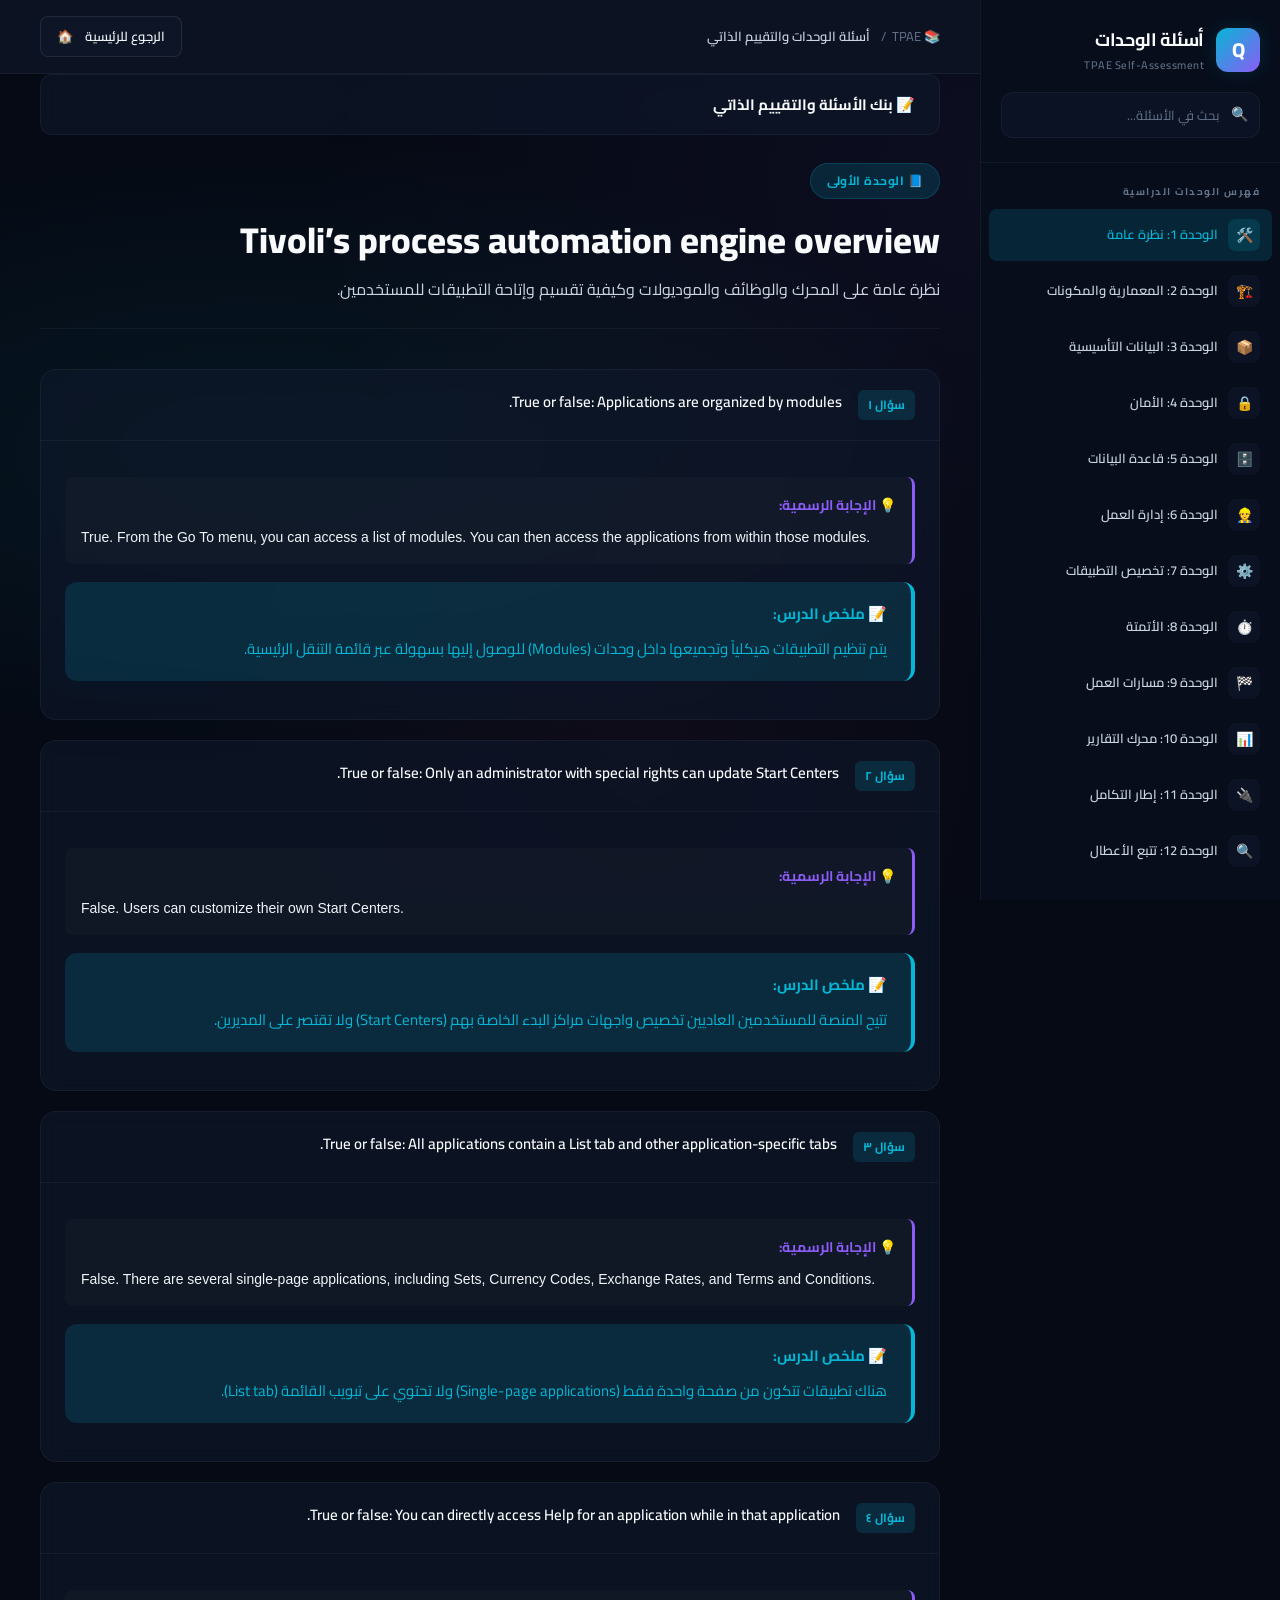
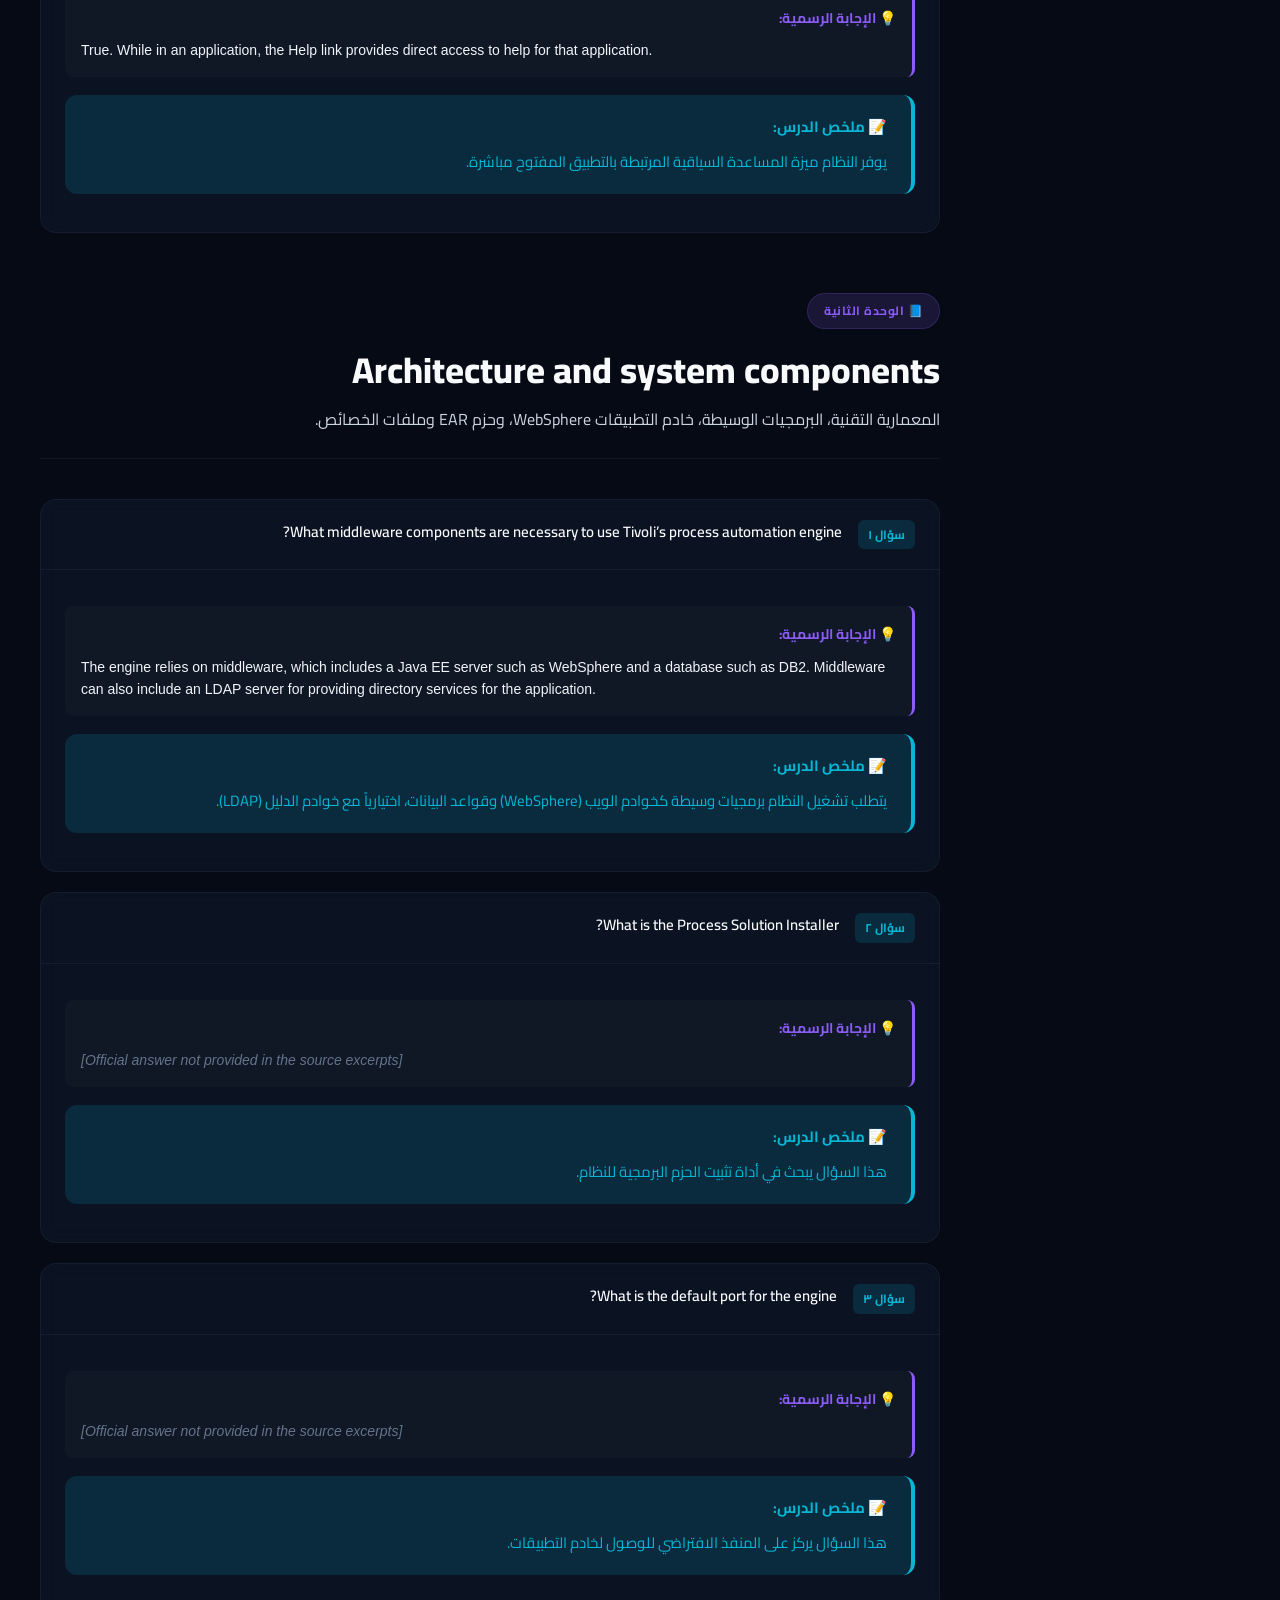
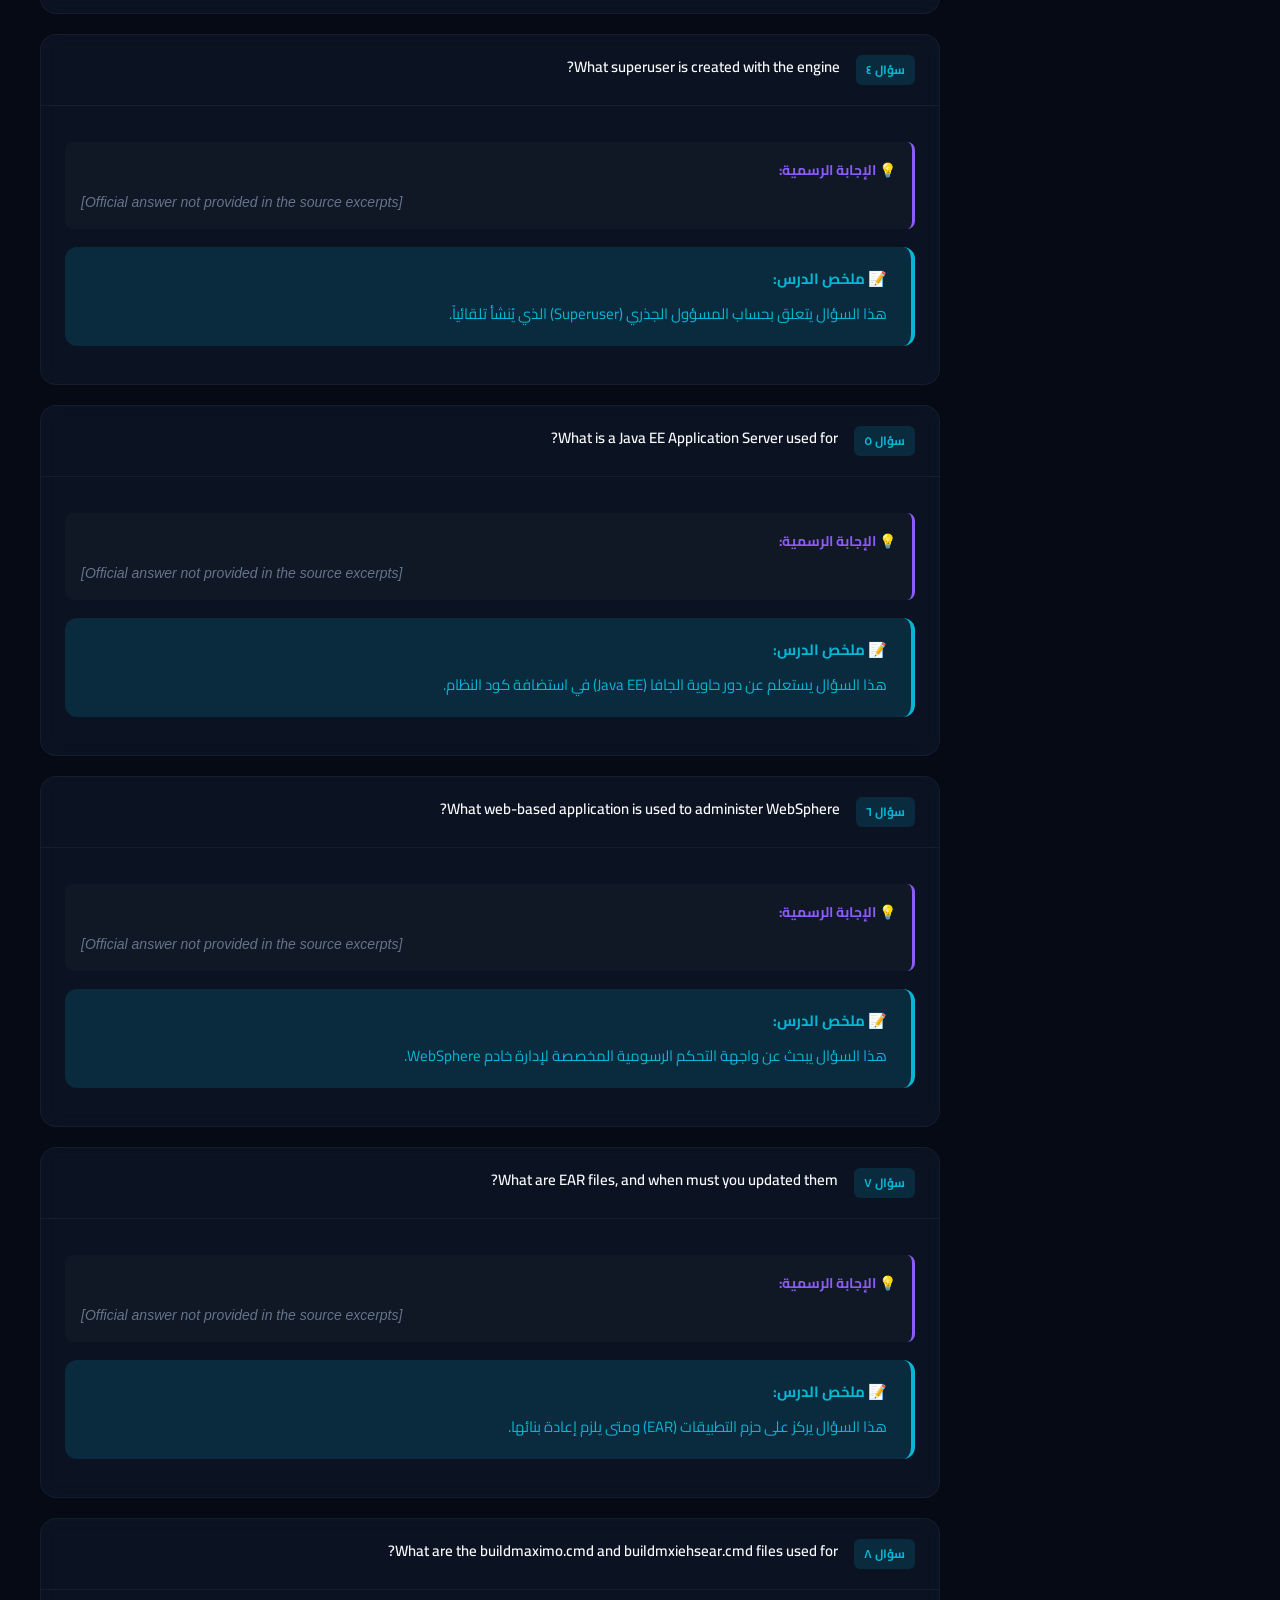
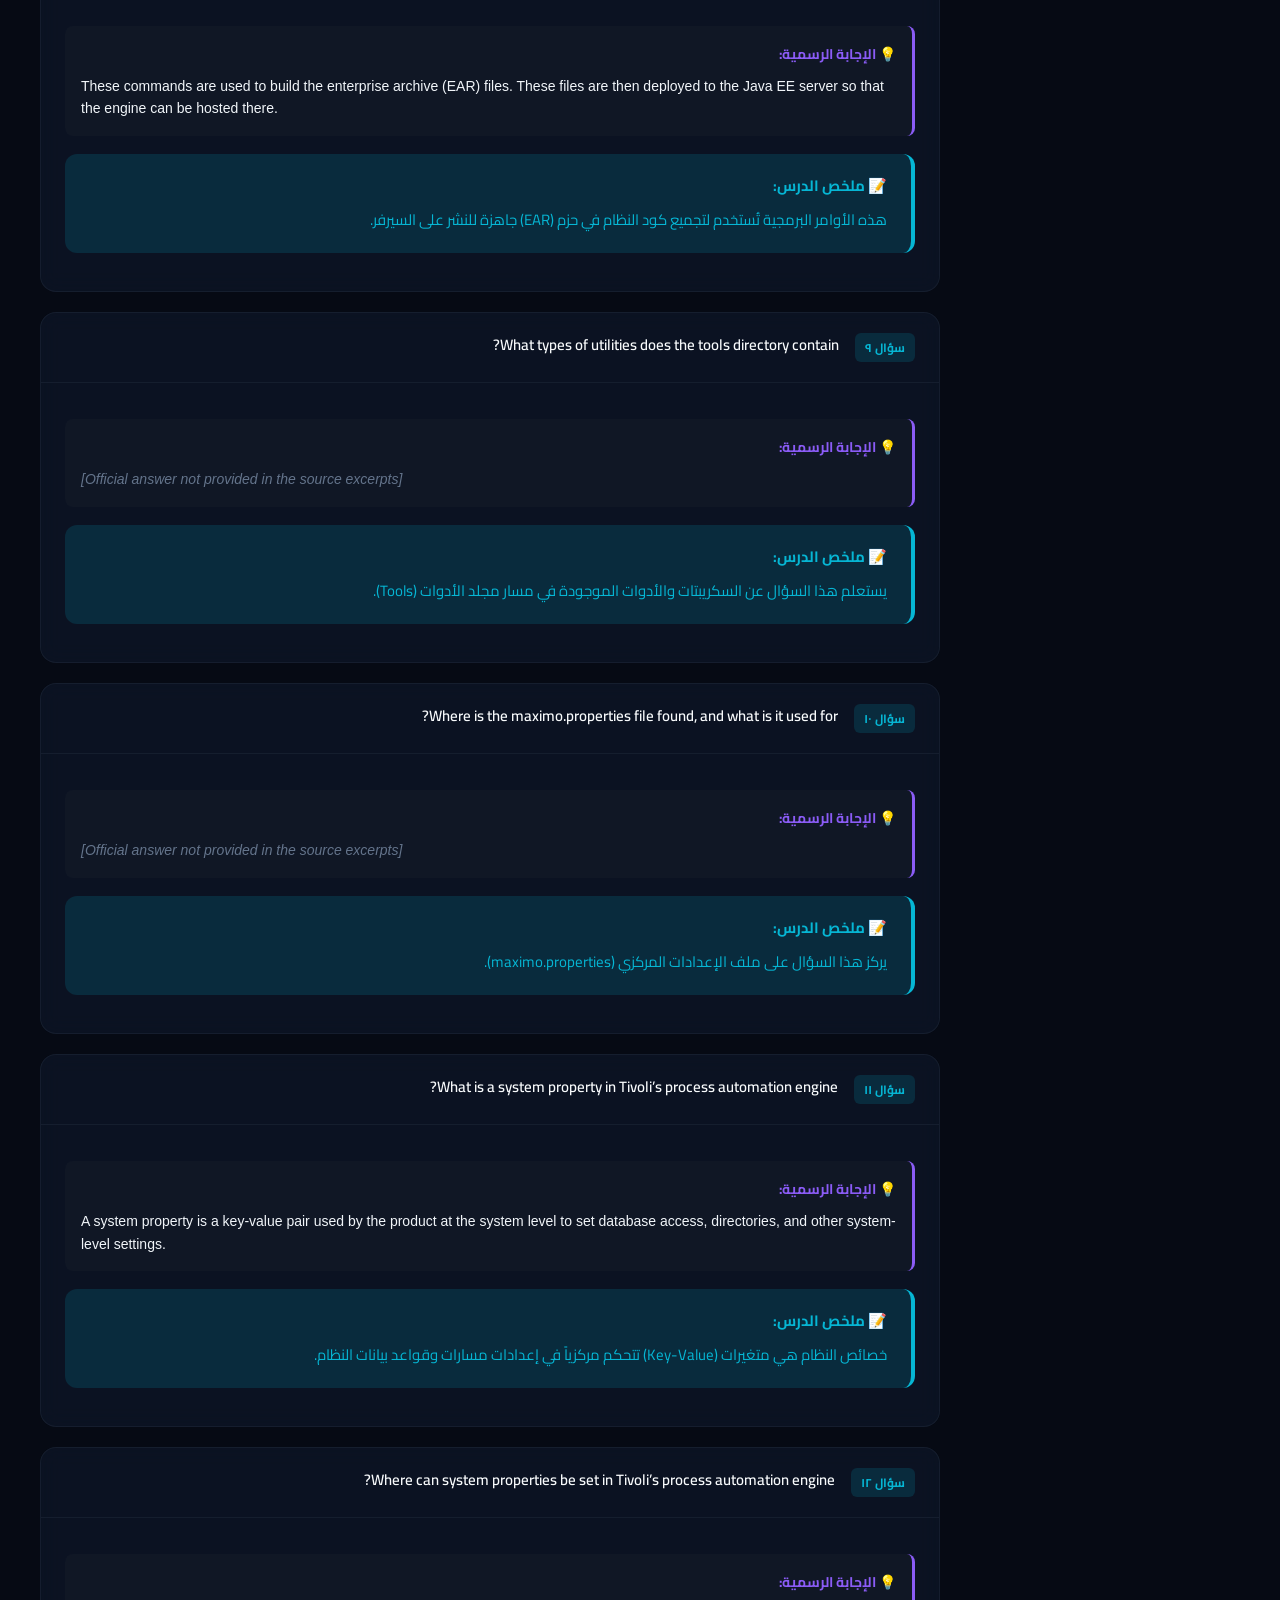
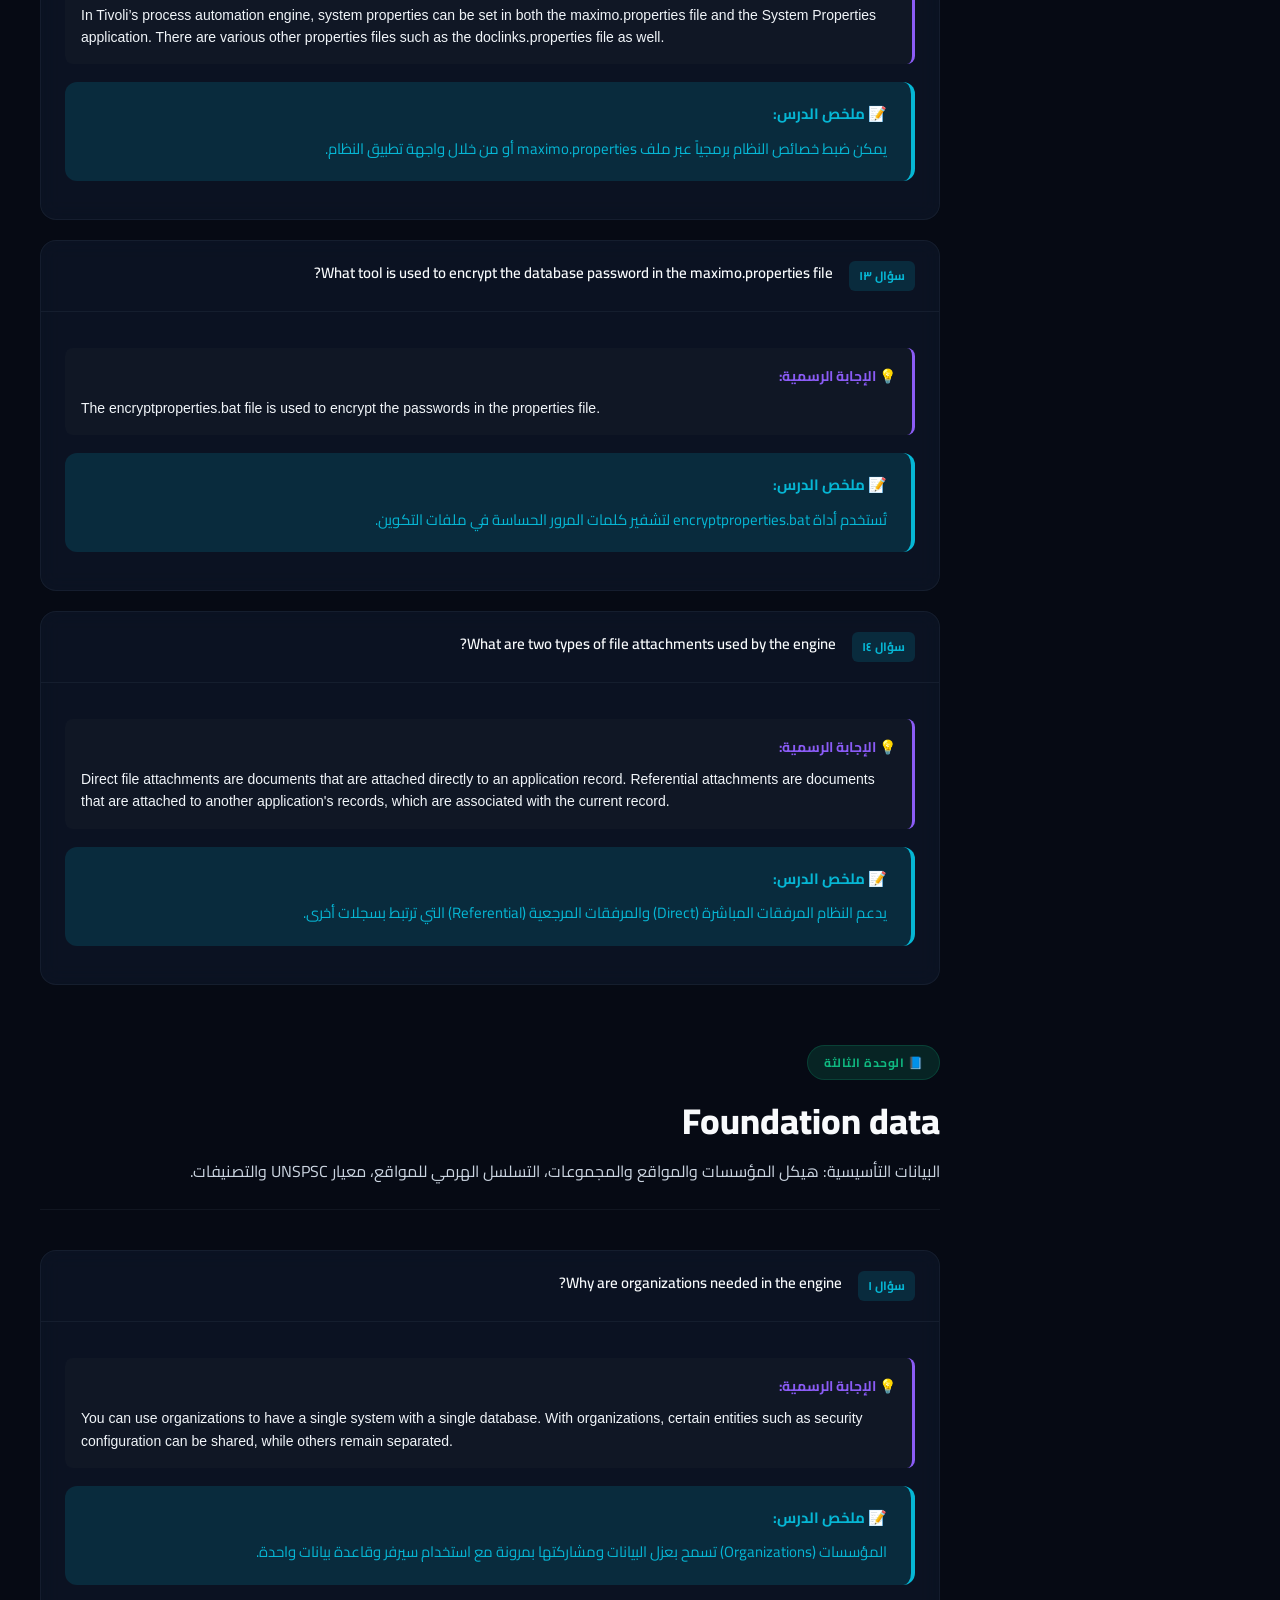
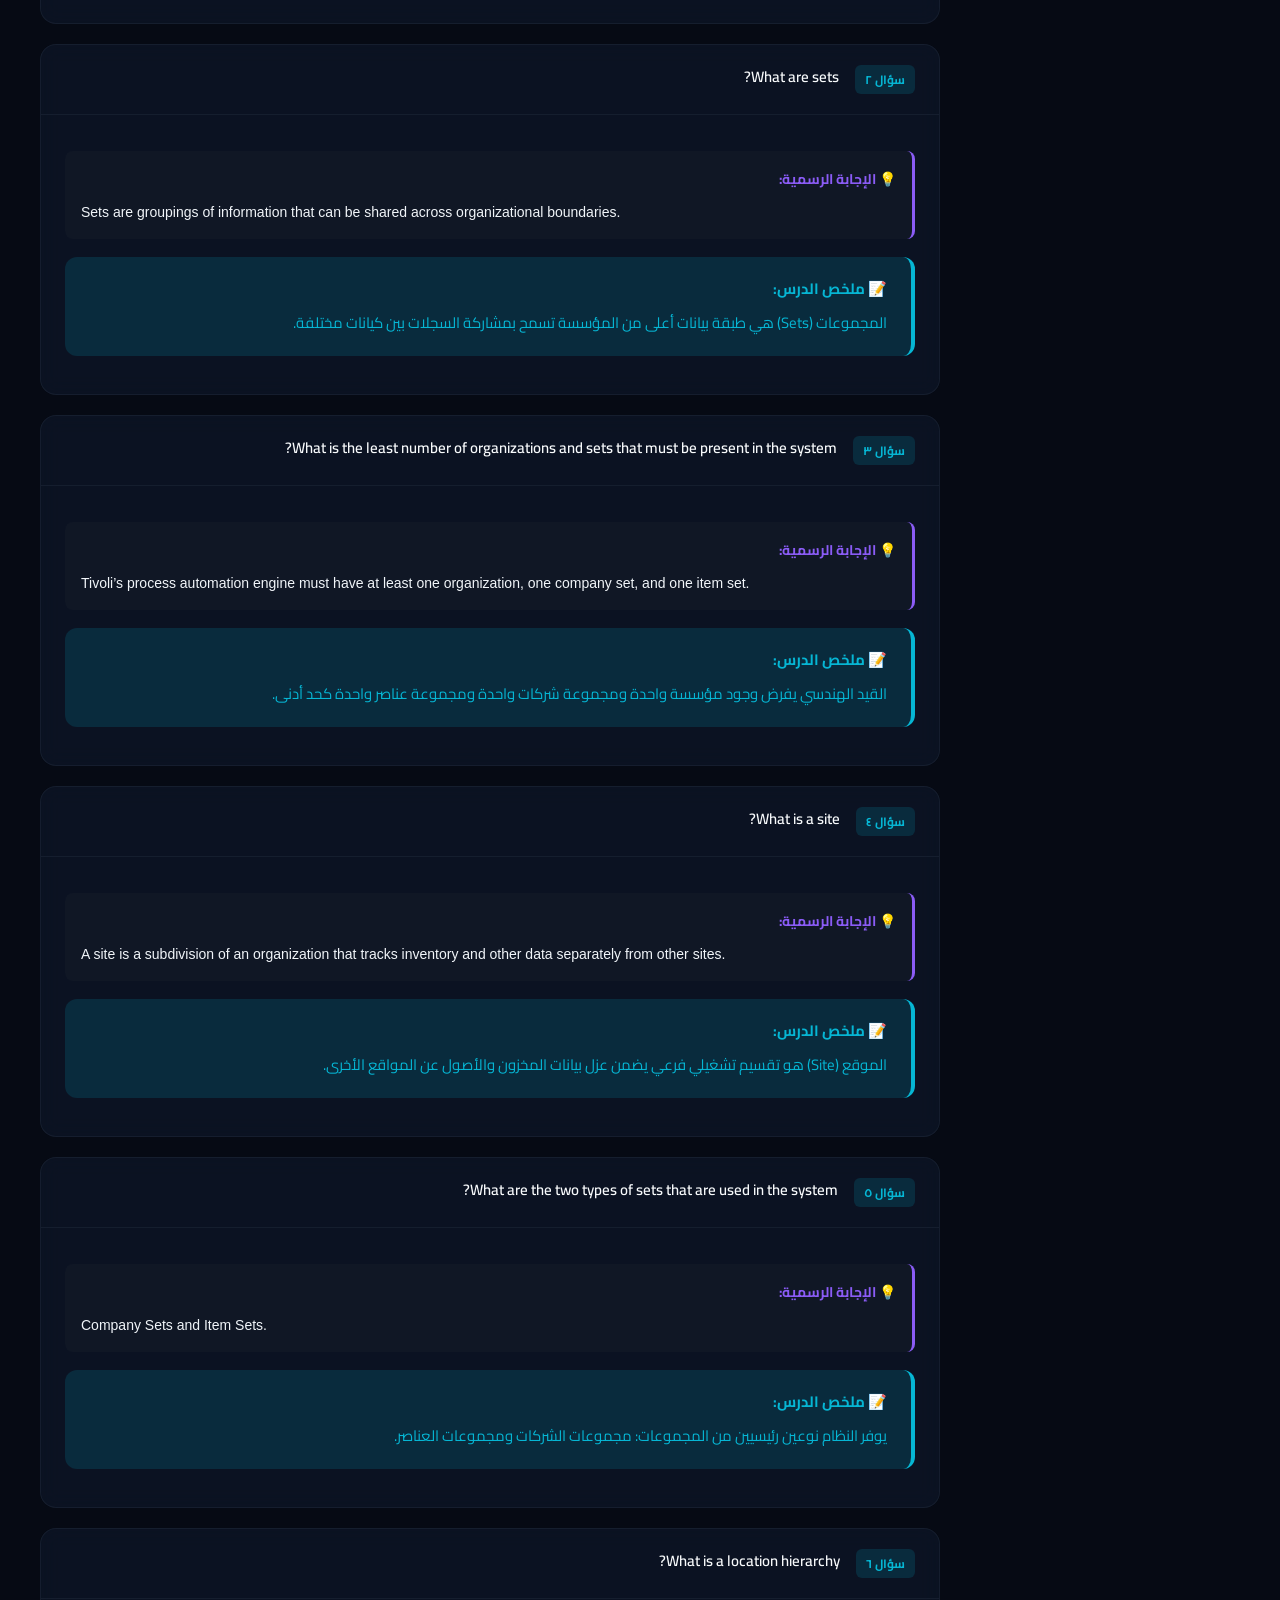
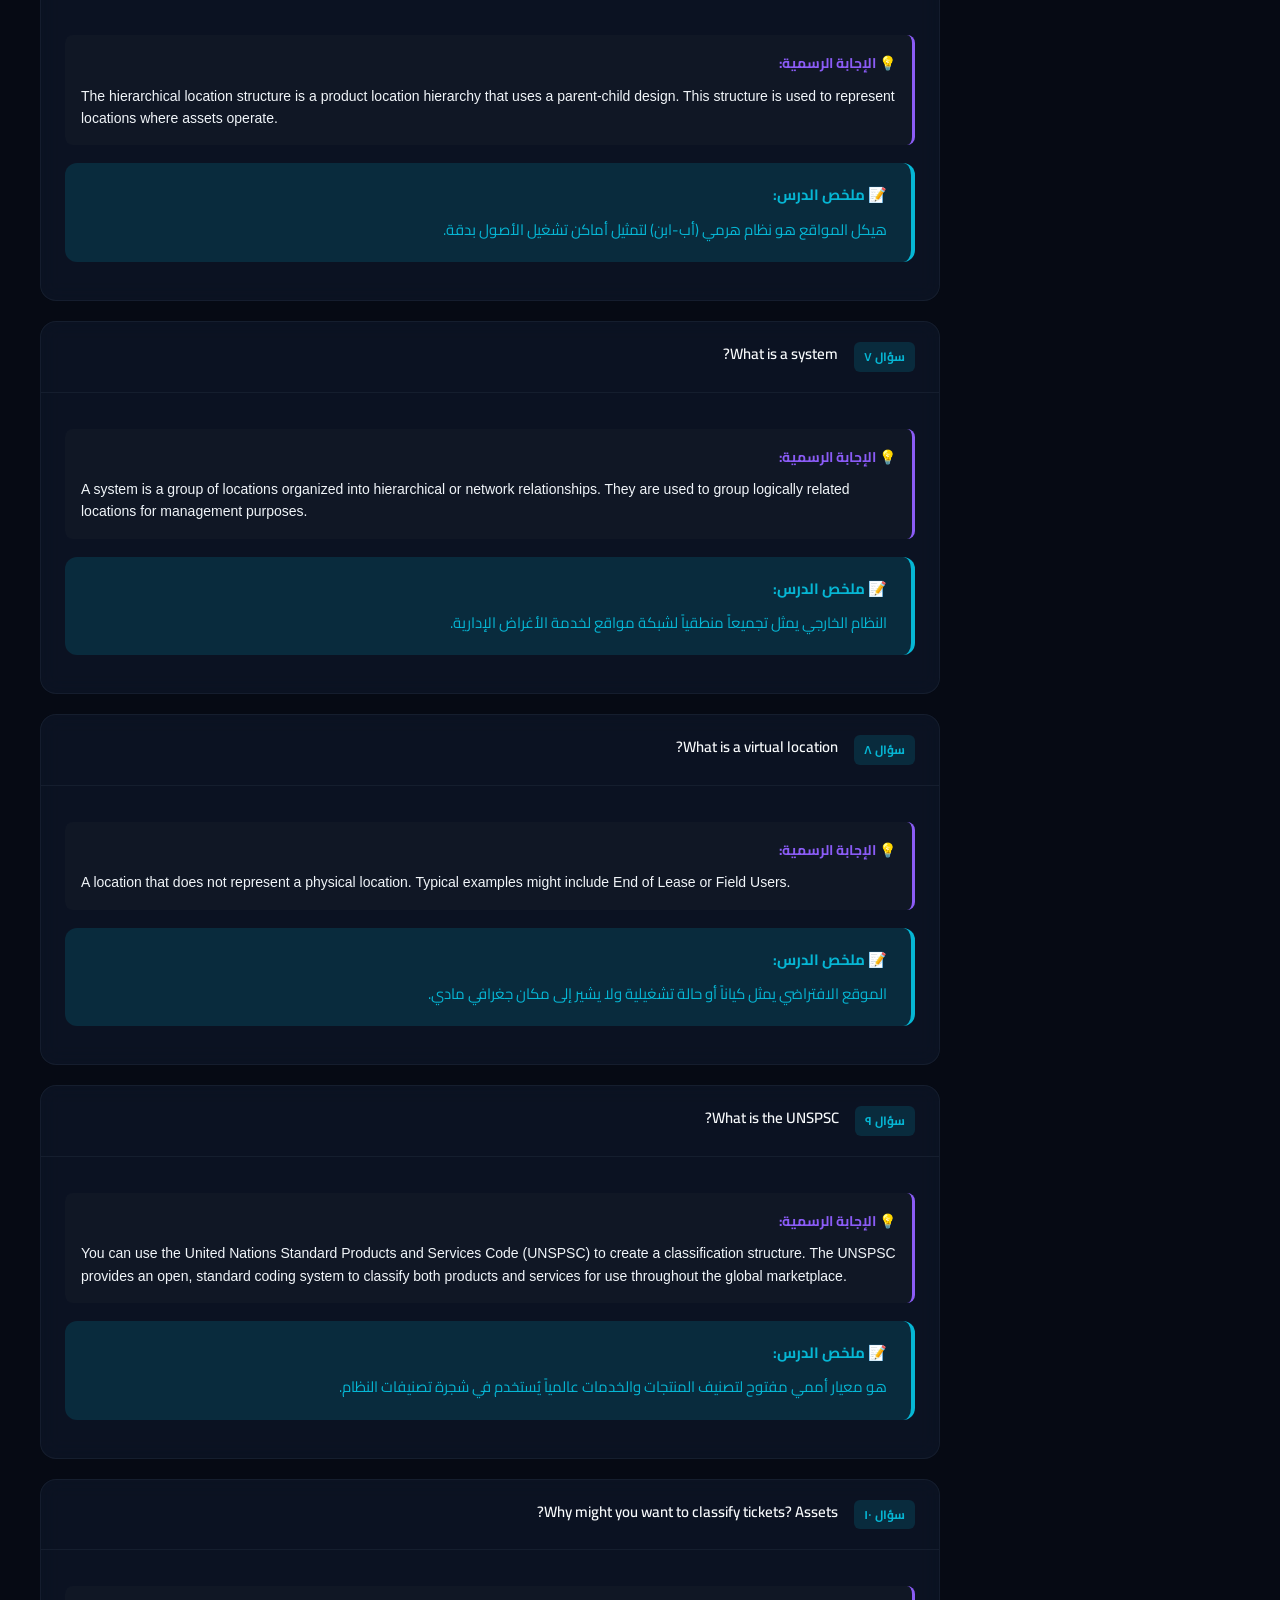
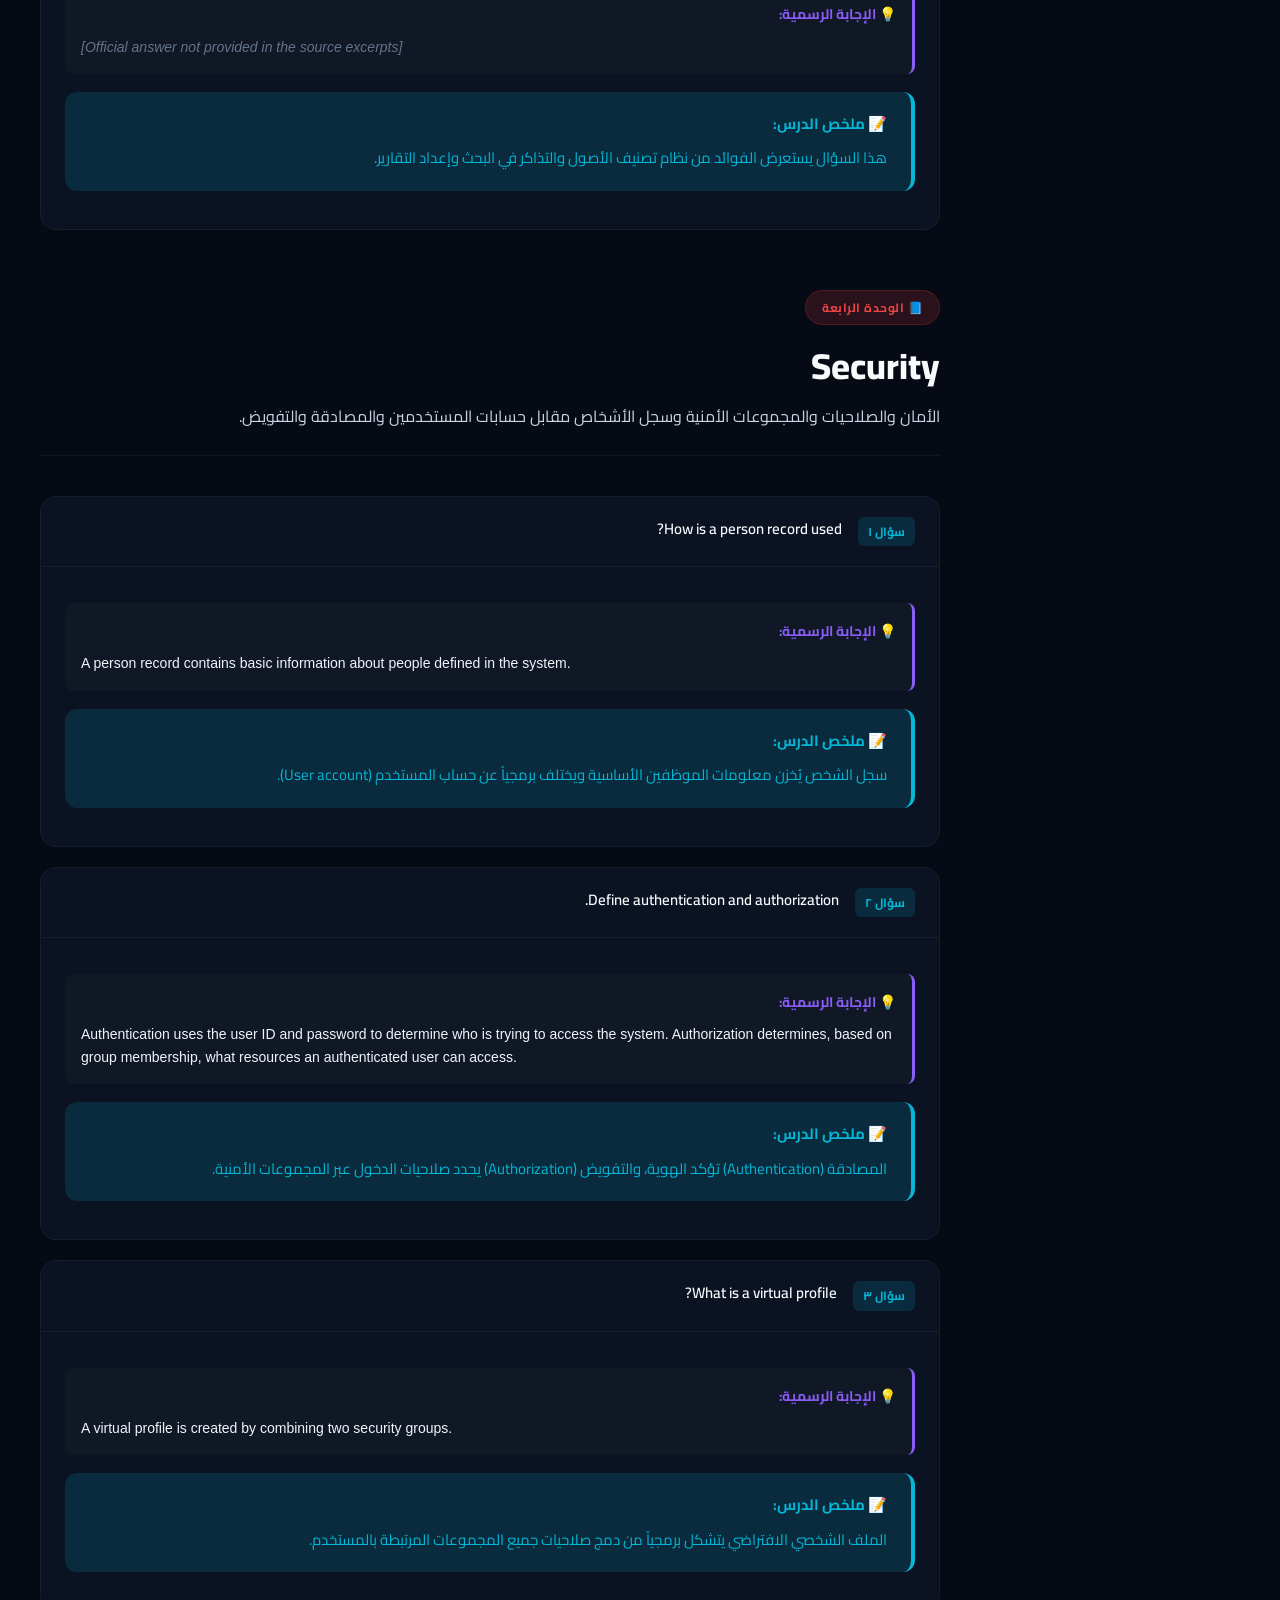
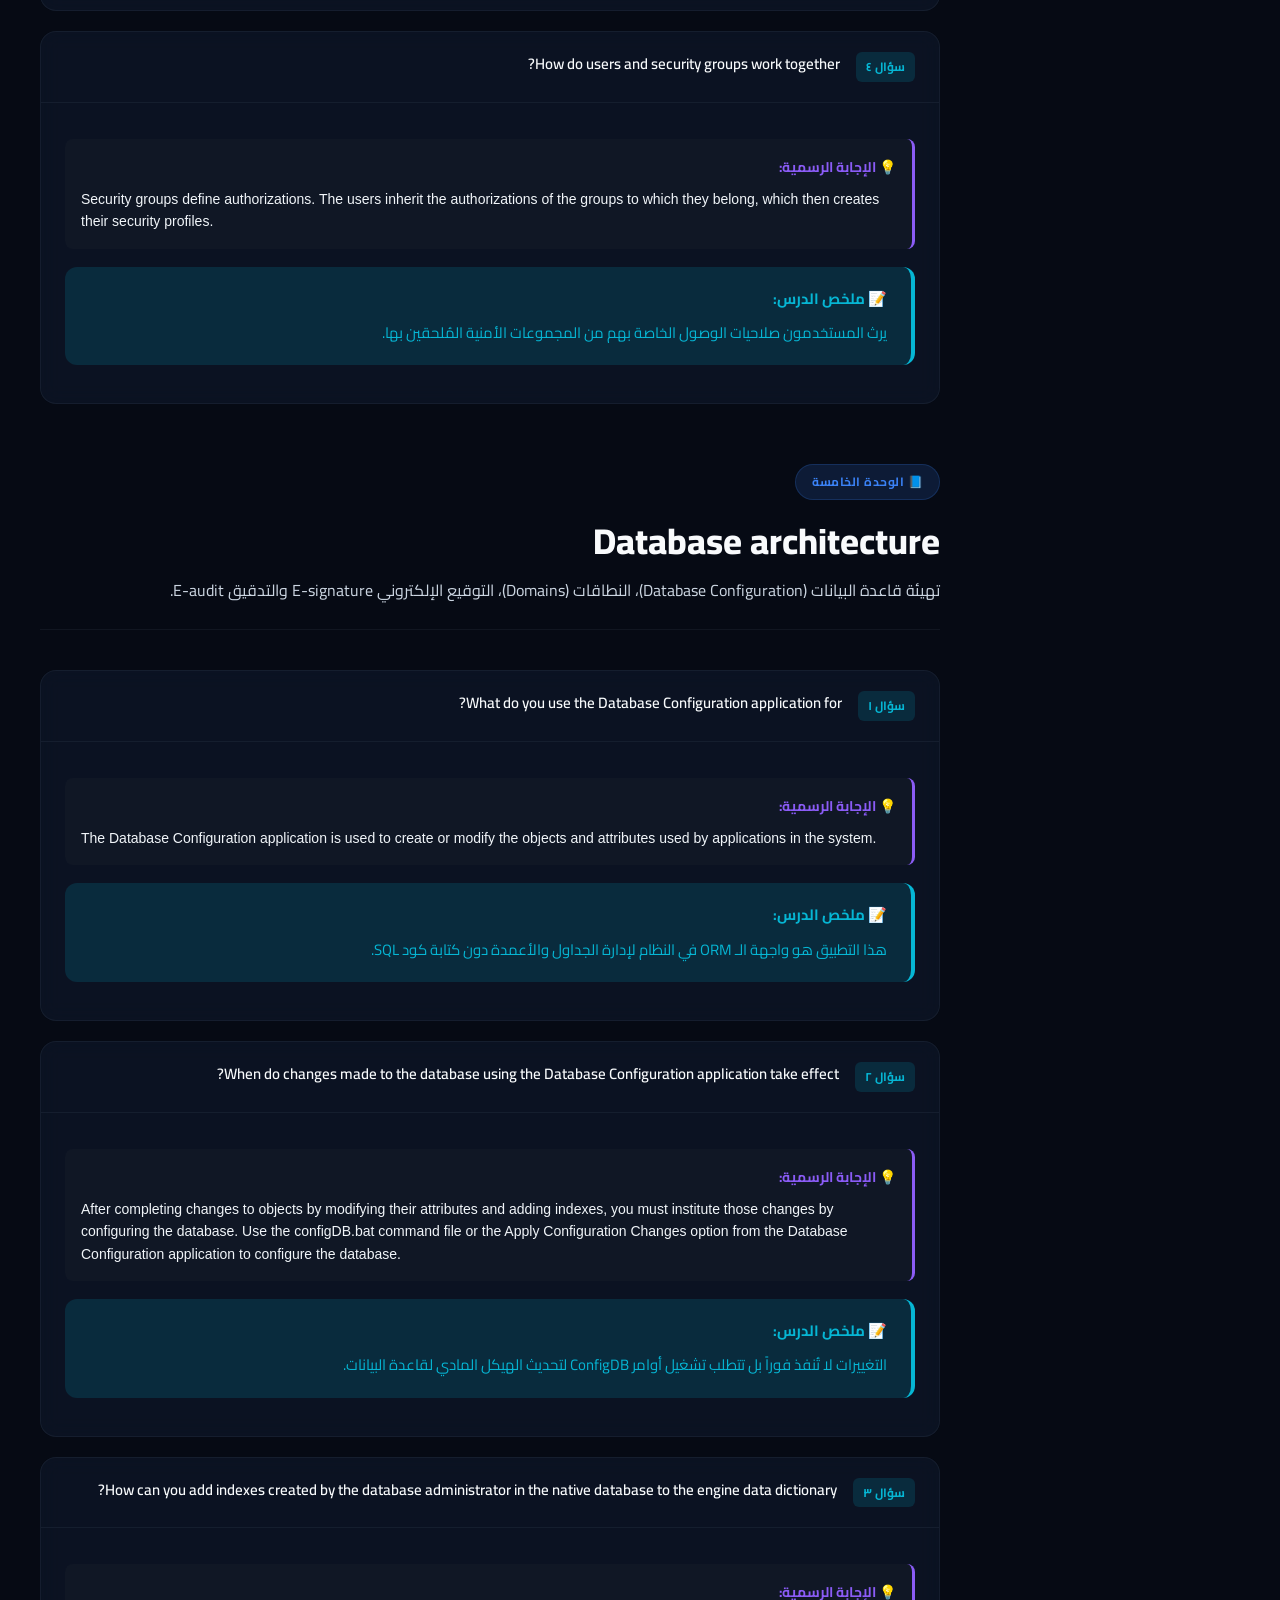
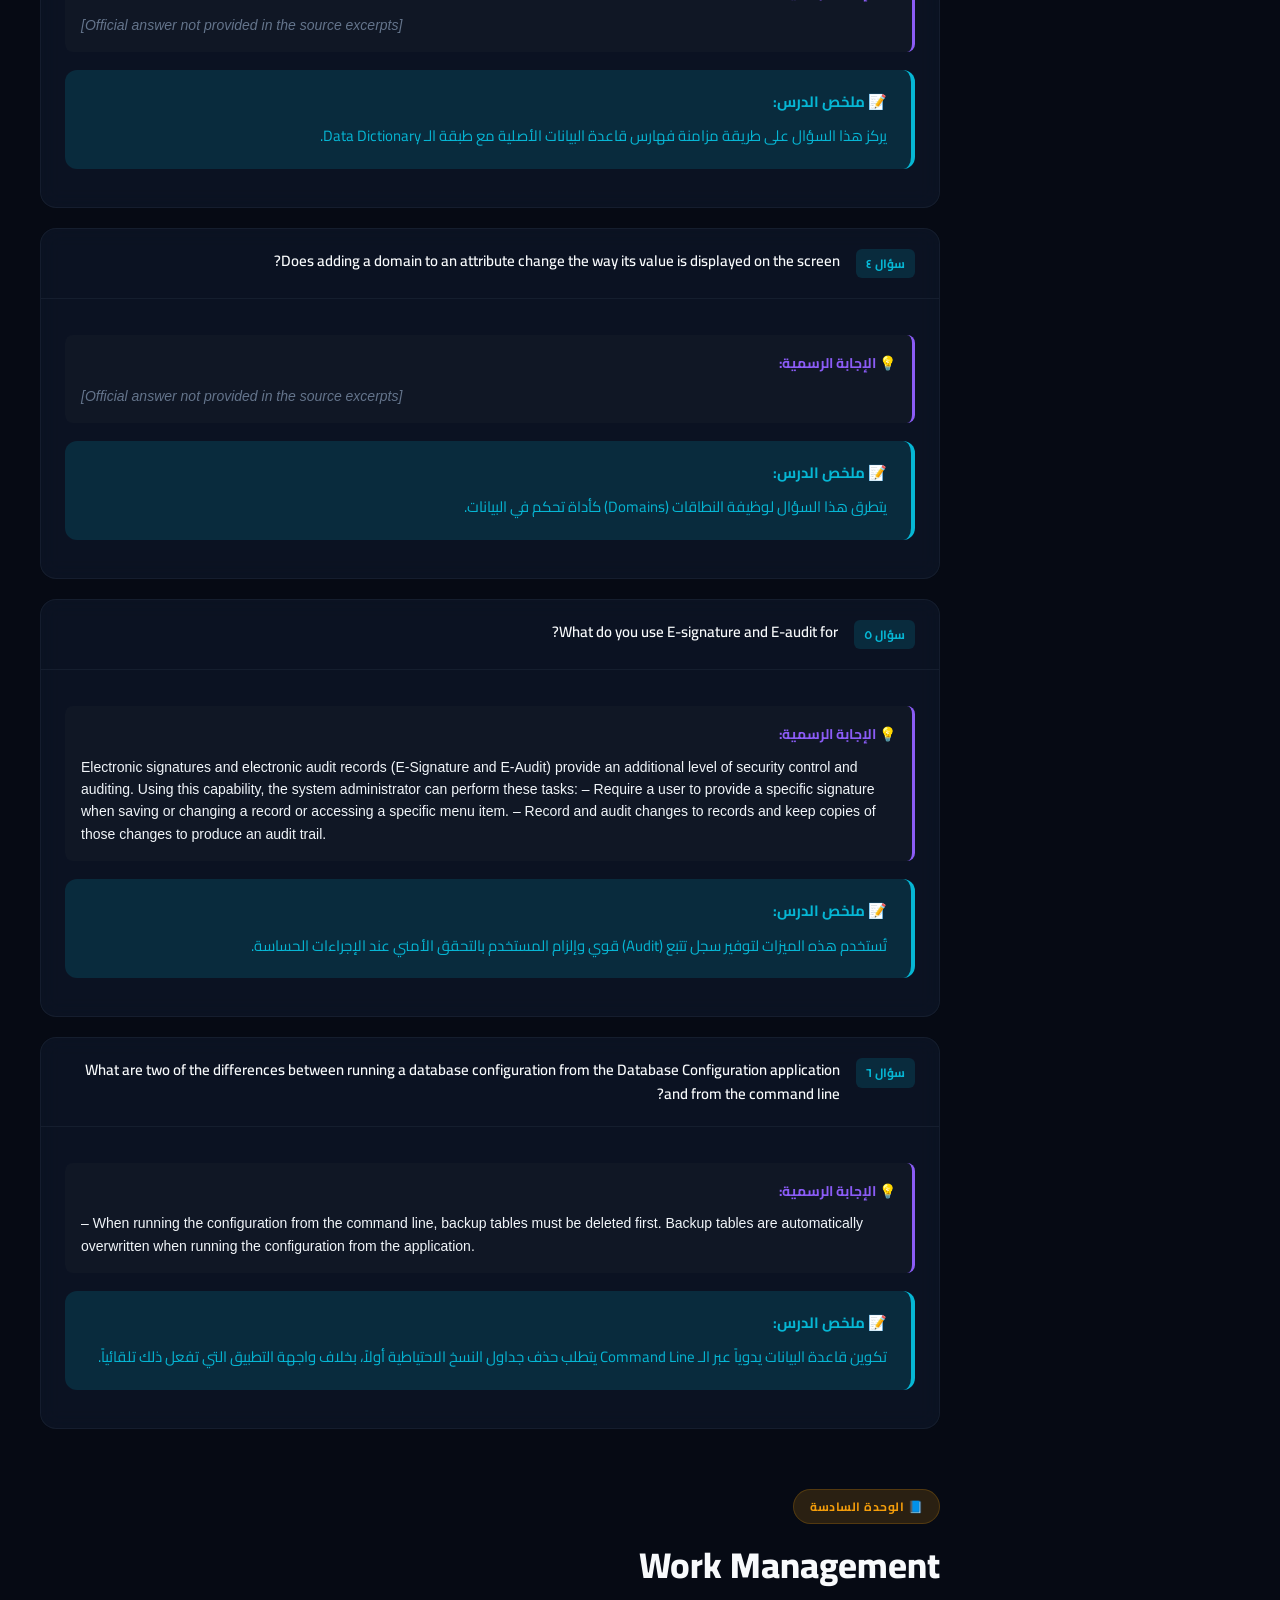
<file: unit-questions.html>
<!DOCTYPE html>
<html lang="ar" dir="rtl">

<head>
  <meta charset="UTF-8">
  <meta name="viewport" content="width=device-width, initial-scale=1.0">
  <meta name="description" content="أسئلة الوحدات والتقييم الذاتي لمنهج TPAE - Tivoli's Process Automation Engine">
  <title>TPAE Study Guide | أسئلة الوحدات والتقييم الذاتي</title>
  <link rel="stylesheet" href="styles.css">
  <link rel="icon"
    href="data:image/svg+xml,<svg xmlns='http://www.w3.org/2000/svg' viewBox='0 0 100 100'><text y='.9em' font-size='90'>📝</text></svg>">
  <style>
    /* Styling overrides and question-specific layouts */
    .unit-section {
      display: block !important;
      margin-bottom: 60px;
    }
    
    .questions-actions-bar {
      display: flex;
      justify-content: space-between;
      align-items: center;
      gap: 16px;
      margin-bottom: 28px;
      flex-wrap: wrap;
      background: var(--bg-card);
      padding: 16px 24px;
      border: 1px solid var(--border-subtle);
      border-radius: var(--radius-md);
      backdrop-filter: blur(10px);
      -webkit-backdrop-filter: blur(10px);
    }
    

    
    .question-card {
      background: var(--bg-card);
      border: 1px solid var(--border-subtle);
      border-radius: var(--radius-lg);
      margin-bottom: 20px;
      backdrop-filter: blur(10px);
      -webkit-backdrop-filter: blur(10px);
      overflow: hidden;
      transition: var(--transition-base);
    }
    
    .question-card:hover {
      border-color: var(--border-light);
      box-shadow: var(--shadow-sm);
    }
    
    .question-header {
      padding: 20px 24px;
      display: flex;
      align-items: flex-start;
      gap: 16px;
      border-bottom: 1px solid var(--border-subtle);
    }
    
    .question-num {
      background: var(--accent-primary-dim);
      color: var(--accent-primary);
      padding: 4px 10px;
      border-radius: 6px;
      font-size: 12px;
      font-weight: 700;
      white-space: nowrap;
    }
    
    .question-text {
      font-size: 15px;
      font-weight: 600;
      color: var(--text-heading);
      line-height: 1.6;
      text-align: right;
    }
    
    .question-body {
      padding: 20px 24px;
    }
    

    
    .answer-content {
      margin-top: 16px;
      animation: fadeIn 0.3s ease;
    }
    
    .official-answer {
      font-size: 14px;
      line-height: 1.8;
      color: var(--text-primary);
      background: rgba(255, 255, 255, 0.02);
      padding: 16px;
      border-radius: var(--radius-sm);
      border-right: 3px solid var(--accent-secondary);
      margin-bottom: 12px;
    }
    
    .official-answer-title {
      direction: rtl;
      text-align: right;
      font-weight: 700;
      margin-bottom: 8px;
      color: var(--accent-secondary);
    }
    
    .official-answer-text {
      direction: ltr;
      text-align: left;
      font-family: sans-serif;
      font-size: 14px;
      line-height: 1.6;
    }
    
    .official-answer-text.missing {
      color: var(--text-muted);
      font-style: italic;
    }
    
    @keyframes fadeIn {
      from { opacity: 0; transform: translateY(4px); }
      to { opacity: 1; transform: translateY(0); }
    }
    
    a.nav-unit-btn {
      text-decoration: none;
    }
    
    .back-btn {
      display: flex;
      align-items: center;
      gap: 8px;
      padding: 8px 16px;
      background: var(--bg-card);
      border: 1px solid var(--border-light);
      border-radius: var(--radius-sm);
      color: var(--text-primary);
      text-decoration: none;
      font-size: 13px;
      font-weight: 600;
      transition: var(--transition-fast);
    }
    
    .back-btn:hover {
      background: var(--bg-card-hover);
      border-color: var(--accent-primary);
      box-shadow: var(--shadow-glow-cyan);
    }
    
    .back-btn-text {
      margin-left: 4px;
    }
  </style>
</head>

<body>
  <script>
    // Prevent flash of unstyled theme and font size
    const currentTheme = localStorage.getItem("tpae-theme") || "dark";
    if (currentTheme === "light") {
      document.body.classList.add("theme-light");
    } else if (currentTheme === "sepia") {
      document.body.classList.add("theme-sepia");
    }
    const fontScale = localStorage.getItem("tpae-font-scale") || "17";
    document.documentElement.style.setProperty("--font-base-size", fontScale + "px");
  </script>

  <div class="app-layout">

    <!-- Mobile Overlay -->
    <div class="sidebar-overlay" id="sidebarOverlay"></div>

    <!-- ====== SIDEBAR ====== -->
    <aside class="sidebar" id="sidebarPanel">
      <div class="sidebar-header">
        <div class="sidebar-logo">
          <div class="sidebar-logo-icon">Q</div>
          <div>
            <div class="sidebar-logo-text">أسئلة الوحدات</div>
            <div class="sidebar-logo-sub">TPAE Self-Assessment</div>
          </div>
        </div>
        <div class="search-container">
          <span class="search-icon">🔍</span>
          <input type="text" class="search-input" placeholder="بحث في الأسئلة..." id="searchInput">
        </div>
      </div>

      <nav class="sidebar-nav">
        <div class="nav-section-title">فهرس الوحدات الدراسية</div>

        <!-- Unit 1 Link -->
        <div class="nav-unit">
          <a href="#unit-1" class="nav-unit-btn active" data-unit="unit-1">
            <div class="nav-unit-icon">🛠️</div>
            <span class="unit-label">الوحدة 1: نظرة عامة</span>
          </a>
        </div>

        <!-- Unit 2 Link -->
        <div class="nav-unit">
          <a href="#unit-2" class="nav-unit-btn" data-unit="unit-2">
            <div class="nav-unit-icon">🏗️</div>
            <span class="unit-label">الوحدة 2: المعمارية والمكونات</span>
          </a>
        </div>

        <!-- Unit 3 Link -->
        <div class="nav-unit">
          <a href="#unit-3" class="nav-unit-btn" data-unit="unit-3">
            <div class="nav-unit-icon">📦</div>
            <span class="unit-label">الوحدة 3: البيانات التأسيسية</span>
          </a>
        </div>

        <!-- Unit 4 Link -->
        <div class="nav-unit">
          <a href="#unit-4" class="nav-unit-btn" data-unit="unit-4">
            <div class="nav-unit-icon">🔒</div>
            <span class="unit-label">الوحدة 4: الأمان</span>
          </a>
        </div>

        <!-- Unit 5 Link -->
        <div class="nav-unit">
          <a href="#unit-5" class="nav-unit-btn" data-unit="unit-5">
            <div class="nav-unit-icon">🗄️</div>
            <span class="unit-label">الوحدة 5: قاعدة البيانات</span>
          </a>
        </div>

        <!-- Unit 6 Link -->
        <div class="nav-unit">
          <a href="#unit-6" class="nav-unit-btn" data-unit="unit-6">
            <div class="nav-unit-icon">👷</div>
            <span class="unit-label">الوحدة 6: إدارة العمل</span>
          </a>
        </div>

        <!-- Unit 7 Link -->
        <div class="nav-unit">
          <a href="#unit-7" class="nav-unit-btn" data-unit="unit-7">
            <div class="nav-unit-icon">⚙️</div>
            <span class="unit-label">الوحدة 7: تخصيص التطبيقات</span>
          </a>
        </div>

        <!-- Unit 8 Link -->
        <div class="nav-unit">
          <a href="#unit-8" class="nav-unit-btn" data-unit="unit-8">
            <div class="nav-unit-icon">⏱️</div>
            <span class="unit-label">الوحدة 8: الأتمتة</span>
          </a>
        </div>

        <!-- Unit 9 Link -->
        <div class="nav-unit">
          <a href="#unit-9" class="nav-unit-btn" data-unit="unit-9">
            <div class="nav-unit-icon">🏁</div>
            <span class="unit-label">الوحدة 9: مسارات العمل</span>
          </a>
        </div>

        <!-- Unit 10 Link -->
        <div class="nav-unit">
          <a href="#unit-10" class="nav-unit-btn" data-unit="unit-10">
            <div class="nav-unit-icon">📊</div>
            <span class="unit-label">الوحدة 10: محرك التقارير</span>
          </a>
        </div>

        <!-- Unit 11 Link -->
        <div class="nav-unit">
          <a href="#unit-11" class="nav-unit-btn" data-unit="unit-11">
            <div class="nav-unit-icon">🔌</div>
            <span class="unit-label">الوحدة 11: إطار التكامل</span>
          </a>
        </div>

        <!-- Unit 12 Link -->
        <div class="nav-unit">
          <a href="#unit-12" class="nav-unit-btn" data-unit="unit-12">
            <div class="nav-unit-icon">🔍</div>
            <span class="unit-label">الوحدة 12: تتبع الأعطال</span>
          </a>
        </div>

      </nav>
    </aside>

    <!-- ====== MAIN CONTENT ====== -->
    <main class="main-content">

      <!-- Header -->
      <header class="content-header">
        <div class="header-breadcrumb">
          📚 TPAE &nbsp;/&nbsp; <span>أسئلة الوحدات والتقييم الذاتي</span>
        </div>
        <div class="header-actions">
          <a href="index.html" class="back-btn" title="الرجوع للرئيسية">
            <span class="back-btn-text">الرجوع للرئيسية</span>
            <span>🏠</span>
          </a>
          <button class="btn-icon mobile-menu-btn" id="mobileMenuBtn" title="القائمة">☰</button>
        </div>
      </header>

      <!-- Content Body -->
      <div class="content-body">

        <!-- Questions Actions Bar -->
        <div class="questions-actions-bar">
          <div style="font-weight: 700; font-size: 15px; color: var(--text-heading);">📝 بنك الأسئلة والتقييم الذاتي</div>

        </div>

        <!-- ==========================================
           UNIT 1: Overview
           ========================================== -->
        <section class="unit-section" id="unit-1">
          <div class="unit-header">
            <div class="unit-number u1">📘 الوحدة الأولى</div>
            <h2 class="unit-title">Tivoli’s process automation engine overview</h2>
            <p class="unit-desc">نظرة عامة على المحرك والوظائف والموديولات وكيفية تقسيم وإتاحة التطبيقات للمستخدمين.</p>
          </div>

          <!-- Q1.1 -->
          <div class="question-card">
            <div class="question-header">
              <span class="question-num">سؤال ١</span>
              <div class="question-text">True or false: Applications are organized by modules.</div>
            </div>
            <div class="question-body">
              <div class="answer-content">
                <div class="official-answer">
                  <div class="official-answer-title">💡 الإجابة الرسمية:</div>
                  <div class="official-answer-text">True. From the Go To menu, you can access a list of modules. You can then access the applications from within those modules.</div>
                </div>
                <div class="info-block tip">
                  <div class="info-block-title">📝 ملخص الدرس:</div>
                  يتم تنظيم التطبيقات هيكلياً وتجميعها داخل وحدات (Modules) للوصول إليها بسهولة عبر قائمة التنقل الرئيسية.
                </div>
              </div>
            </div>
          </div>

          <!-- Q1.2 -->
          <div class="question-card">
            <div class="question-header">
              <span class="question-num">سؤال ٢</span>
              <div class="question-text">True or false: Only an administrator with special rights can update Start Centers.</div>
            </div>
            <div class="question-body">
              <div class="answer-content">
                <div class="official-answer">
                  <div class="official-answer-title">💡 الإجابة الرسمية:</div>
                  <div class="official-answer-text">False. Users can customize their own Start Centers.</div>
                </div>
                <div class="info-block tip">
                  <div class="info-block-title">📝 ملخص الدرس:</div>
                  تتيح المنصة للمستخدمين العاديين تخصيص واجهات مراكز البدء الخاصة بهم (Start Centers) ولا تقتصر على المديرين.
                </div>
              </div>
            </div>
          </div>

          <!-- Q1.3 -->
          <div class="question-card">
            <div class="question-header">
              <span class="question-num">سؤال ٣</span>
              <div class="question-text">True or false: All applications contain a List tab and other application-specific tabs.</div>
            </div>
            <div class="question-body">
              <div class="answer-content">
                <div class="official-answer">
                  <div class="official-answer-title">💡 الإجابة الرسمية:</div>
                  <div class="official-answer-text">False. There are several single-page applications, including Sets, Currency Codes, Exchange Rates, and Terms and Conditions.</div>
                </div>
                <div class="info-block tip">
                  <div class="info-block-title">📝 ملخص الدرس:</div>
                  هناك تطبيقات تتكون من صفحة واحدة فقط (Single-page applications) ولا تحتوي على تبويب القائمة (List tab).
                </div>
              </div>
            </div>
          </div>

          <!-- Q1.4 -->
          <div class="question-card">
            <div class="question-header">
              <span class="question-num">سؤال ٤</span>
              <div class="question-text">True or false: You can directly access Help for an application while in that application.</div>
            </div>
            <div class="question-body">
              <div class="answer-content">
                <div class="official-answer">
                  <div class="official-answer-title">💡 الإجابة الرسمية:</div>
                  <div class="official-answer-text">True. While in an application, the Help link provides direct access to help for that application.</div>
                </div>
                <div class="info-block tip">
                  <div class="info-block-title">📝 ملخص الدرس:</div>
                  يوفر النظام ميزة المساعدة السياقية المرتبطة بالتطبيق المفتوح مباشرة.
                </div>
              </div>
            </div>
          </div>
        </section>

        <!-- ==========================================
           UNIT 2: Architecture and system components
           ========================================== -->
        <section class="unit-section" id="unit-2">
          <div class="unit-header">
            <div class="unit-number u2">📘 الوحدة الثانية</div>
            <h2 class="unit-title">Architecture and system components</h2>
            <p class="unit-desc">المعمارية التقنية، البرمجيات الوسيطة، خادم التطبيقات WebSphere، وحزم EAR وملفات الخصائص.</p>
          </div>

          <!-- Q2.1 -->
          <div class="question-card">
            <div class="question-header">
              <span class="question-num">سؤال ١</span>
              <div class="question-text">What middleware components are necessary to use Tivoli’s process automation engine?</div>
            </div>
            <div class="question-body">
              <div class="answer-content">
                <div class="official-answer">
                  <div class="official-answer-title">💡 الإجابة الرسمية:</div>
                  <div class="official-answer-text">The engine relies on middleware, which includes a Java EE server such as WebSphere and a database such as DB2. Middleware can also include an LDAP server for providing directory services for the application.</div>
                </div>
                <div class="info-block tip">
                  <div class="info-block-title">📝 ملخص الدرس:</div>
                  يتطلب تشغيل النظام برمجيات وسيطة كخوادم الويب (WebSphere) وقواعد البيانات، اختيارياً مع خوادم الدليل (LDAP).
                </div>
              </div>
            </div>
          </div>

          <!-- Q2.2 -->
          <div class="question-card">
            <div class="question-header">
              <span class="question-num">سؤال ٢</span>
              <div class="question-text">What is the Process Solution Installer?</div>
            </div>
            <div class="question-body">
              <div class="answer-content">
                <div class="official-answer">
                  <div class="official-answer-title">💡 الإجابة الرسمية:</div>
                  <div class="official-answer-text missing">[Official answer not provided in the source excerpts]</div>
                </div>
                <div class="info-block tip">
                  <div class="info-block-title">📝 ملخص الدرس:</div>
                  هذا السؤال يبحث في أداة تثبيت الحزم البرمجية للنظام.
                </div>
              </div>
            </div>
          </div>

          <!-- Q2.3 -->
          <div class="question-card">
            <div class="question-header">
              <span class="question-num">سؤال ٣</span>
              <div class="question-text">What is the default port for the engine?</div>
            </div>
            <div class="question-body">
              <div class="answer-content">
                <div class="official-answer">
                  <div class="official-answer-title">💡 الإجابة الرسمية:</div>
                  <div class="official-answer-text missing">[Official answer not provided in the source excerpts]</div>
                </div>
                <div class="info-block tip">
                  <div class="info-block-title">📝 ملخص الدرس:</div>
                  هذا السؤال يركز على المنفذ الافتراضي للوصول لخادم التطبيقات.
                </div>
              </div>
            </div>
          </div>

          <!-- Q2.4 -->
          <div class="question-card">
            <div class="question-header">
              <span class="question-num">سؤال ٤</span>
              <div class="question-text">What superuser is created with the engine?</div>
            </div>
            <div class="question-body">
              <div class="answer-content">
                <div class="official-answer">
                  <div class="official-answer-title">💡 الإجابة الرسمية:</div>
                  <div class="official-answer-text missing">[Official answer not provided in the source excerpts]</div>
                </div>
                <div class="info-block tip">
                  <div class="info-block-title">📝 ملخص الدرس:</div>
                  هذا السؤال يتعلق بحساب المسؤول الجذري (Superuser) الذي يُنشأ تلقائياً.
                </div>
              </div>
            </div>
          </div>

          <!-- Q2.5 -->
          <div class="question-card">
            <div class="question-header">
              <span class="question-num">سؤال ٥</span>
              <div class="question-text">What is a Java EE Application Server used for?</div>
            </div>
            <div class="question-body">
              <div class="answer-content">
                <div class="official-answer">
                  <div class="official-answer-title">💡 الإجابة الرسمية:</div>
                  <div class="official-answer-text missing">[Official answer not provided in the source excerpts]</div>
                </div>
                <div class="info-block tip">
                  <div class="info-block-title">📝 ملخص الدرس:</div>
                  هذا السؤال يستعلم عن دور حاوية الجافا (Java EE) في استضافة كود النظام.
                </div>
              </div>
            </div>
          </div>

          <!-- Q2.6 -->
          <div class="question-card">
            <div class="question-header">
              <span class="question-num">سؤال ٦</span>
              <div class="question-text">What web-based application is used to administer WebSphere?</div>
            </div>
            <div class="question-body">
              <div class="answer-content">
                <div class="official-answer">
                  <div class="official-answer-title">💡 الإجابة الرسمية:</div>
                  <div class="official-answer-text missing">[Official answer not provided in the source excerpts]</div>
                </div>
                <div class="info-block tip">
                  <div class="info-block-title">📝 ملخص الدرس:</div>
                  هذا السؤال يبحث عن واجهة التحكم الرسومية المخصصة لإدارة خادم WebSphere.
                </div>
              </div>
            </div>
          </div>

          <!-- Q2.7 -->
          <div class="question-card">
            <div class="question-header">
              <span class="question-num">سؤال ٧</span>
              <div class="question-text">What are EAR files, and when must you updated them?</div>
            </div>
            <div class="question-body">
              <div class="answer-content">
                <div class="official-answer">
                  <div class="official-answer-title">💡 الإجابة الرسمية:</div>
                  <div class="official-answer-text missing">[Official answer not provided in the source excerpts]</div>
                </div>
                <div class="info-block tip">
                  <div class="info-block-title">📝 ملخص الدرس:</div>
                  هذا السؤال يركز على حزم التطبيقات (EAR) ومتى يلزم إعادة بنائها.
                </div>
              </div>
            </div>
          </div>

          <!-- Q2.8 -->
          <div class="question-card">
            <div class="question-header">
              <span class="question-num">سؤال ٨</span>
              <div class="question-text">What are the buildmaximo.cmd and buildmxiehsear.cmd files used for?</div>
            </div>
            <div class="question-body">
              <div class="answer-content">
                <div class="official-answer">
                  <div class="official-answer-title">💡 الإجابة الرسمية:</div>
                  <div class="official-answer-text">These commands are used to build the enterprise archive (EAR) files. These files are then deployed to the Java EE server so that the engine can be hosted there.</div>
                </div>
                <div class="info-block tip">
                  <div class="info-block-title">📝 ملخص الدرس:</div>
                  هذه الأوامر البرمجية تُستخدم لتجميع كود النظام في حزم (EAR) جاهزة للنشر على السيرفر.
                </div>
              </div>
            </div>
          </div>

          <!-- Q2.9 -->
          <div class="question-card">
            <div class="question-header">
              <span class="question-num">سؤال ٩</span>
              <div class="question-text">What types of utilities does the tools directory contain?</div>
            </div>
            <div class="question-body">
              <div class="answer-content">
                <div class="official-answer">
                  <div class="official-answer-title">💡 الإجابة الرسمية:</div>
                  <div class="official-answer-text missing">[Official answer not provided in the source excerpts]</div>
                </div>
                <div class="info-block tip">
                  <div class="info-block-title">📝 ملخص الدرس:</div>
                  يستعلم هذا السؤال عن السكريبتات والأدوات الموجودة في مسار مجلد الأدوات (Tools).
                </div>
              </div>
            </div>
          </div>

          <!-- Q2.10 -->
          <div class="question-card">
            <div class="question-header">
              <span class="question-num">سؤال ١٠</span>
              <div class="question-text">Where is the maximo.properties file found, and what is it used for?</div>
            </div>
            <div class="question-body">
              <div class="answer-content">
                <div class="official-answer">
                  <div class="official-answer-title">💡 الإجابة الرسمية:</div>
                  <div class="official-answer-text missing">[Official answer not provided in the source excerpts]</div>
                </div>
                <div class="info-block tip">
                  <div class="info-block-title">📝 ملخص الدرس:</div>
                  يركز هذا السؤال على ملف الإعدادات المركزي (maximo.properties).
                </div>
              </div>
            </div>
          </div>

          <!-- Q2.11 -->
          <div class="question-card">
            <div class="question-header">
              <span class="question-num">سؤال ١١</span>
              <div class="question-text">What is a system property in Tivoli’s process automation engine?</div>
            </div>
            <div class="question-body">
              <div class="answer-content">
                <div class="official-answer">
                  <div class="official-answer-title">💡 الإجابة الرسمية:</div>
                  <div class="official-answer-text">A system property is a key-value pair used by the product at the system level to set database access, directories, and other system-level settings.</div>
                </div>
                <div class="info-block tip">
                  <div class="info-block-title">📝 ملخص الدرس:</div>
                  خصائص النظام هي متغيرات (Key-Value) تتحكم مركزياً في إعدادات مسارات وقواعد بيانات النظام.
                </div>
              </div>
            </div>
          </div>

          <!-- Q2.12 -->
          <div class="question-card">
            <div class="question-header">
              <span class="question-num">سؤال ١٢</span>
              <div class="question-text">Where can system properties be set in Tivoli’s process automation engine?</div>
            </div>
            <div class="question-body">
              <div class="answer-content">
                <div class="official-answer">
                  <div class="official-answer-title">💡 الإجابة الرسمية:</div>
                  <div class="official-answer-text">In Tivoli’s process automation engine, system properties can be set in both the maximo.properties file and the System Properties application. There are various other properties files such as the doclinks.properties file as well.</div>
                </div>
                <div class="info-block tip">
                  <div class="info-block-title">📝 ملخص الدرس:</div>
                  يمكن ضبط خصائص النظام برمجياً عبر ملف maximo.properties أو من خلال واجهة تطبيق النظام.
                </div>
              </div>
            </div>
          </div>

          <!-- Q2.13 -->
          <div class="question-card">
            <div class="question-header">
              <span class="question-num">سؤال ١٣</span>
              <div class="question-text">What tool is used to encrypt the database password in the maximo.properties file?</div>
            </div>
            <div class="question-body">
              <div class="answer-content">
                <div class="official-answer">
                  <div class="official-answer-title">💡 الإجابة الرسمية:</div>
                  <div class="official-answer-text">The encryptproperties.bat file is used to encrypt the passwords in the properties file.</div>
                </div>
                <div class="info-block tip">
                  <div class="info-block-title">📝 ملخص الدرس:</div>
                  تُستخدم أداة encryptproperties.bat لتشفير كلمات المرور الحساسة في ملفات التكوين.
                </div>
              </div>
            </div>
          </div>

          <!-- Q2.14 -->
          <div class="question-card">
            <div class="question-header">
              <span class="question-num">سؤال ١٤</span>
              <div class="question-text">What are two types of file attachments used by the engine?</div>
            </div>
            <div class="question-body">
              <div class="answer-content">
                <div class="official-answer">
                  <div class="official-answer-title">💡 الإجابة الرسمية:</div>
                  <div class="official-answer-text">Direct file attachments are documents that are attached directly to an application record. Referential attachments are documents that are attached to another application's records, which are associated with the current record.</div>
                </div>
                <div class="info-block tip">
                  <div class="info-block-title">📝 ملخص الدرس:</div>
                  يدعم النظام المرفقات المباشرة (Direct) والمرفقات المرجعية (Referential) التي ترتبط بسجلات أخرى.
                </div>
              </div>
            </div>
          </div>
        </section>

        <!-- ==========================================
           UNIT 3: Foundation data
           ========================================== -->
        <section class="unit-section" id="unit-3">
          <div class="unit-header">
            <div class="unit-number u3">📘 الوحدة الثالثة</div>
            <h2 class="unit-title">Foundation data</h2>
            <p class="unit-desc">البيانات التأسيسية: هيكل المؤسسات والمواقع والمجموعات، التسلسل الهرمي للمواقع، معيار UNSPSC والتصنيفات.</p>
          </div>

          <!-- Q3.1 -->
          <div class="question-card">
            <div class="question-header">
              <span class="question-num">سؤال ١</span>
              <div class="question-text">Why are organizations needed in the engine?</div>
            </div>
            <div class="question-body">
              <div class="answer-content">
                <div class="official-answer">
                  <div class="official-answer-title">💡 الإجابة الرسمية:</div>
                  <div class="official-answer-text">You can use organizations to have a single system with a single database. With organizations, certain entities such as security configuration can be shared, while others remain separated.</div>
                </div>
                <div class="info-block tip">
                  <div class="info-block-title">📝 ملخص الدرس:</div>
                  المؤسسات (Organizations) تسمح بعزل البيانات ومشاركتها بمرونة مع استخدام سيرفر وقاعدة بيانات واحدة.
                </div>
              </div>
            </div>
          </div>

          <!-- Q3.2 -->
          <div class="question-card">
            <div class="question-header">
              <span class="question-num">سؤال ٢</span>
              <div class="question-text">What are sets?</div>
            </div>
            <div class="question-body">
              <div class="answer-content">
                <div class="official-answer">
                  <div class="official-answer-title">💡 الإجابة الرسمية:</div>
                  <div class="official-answer-text">Sets are groupings of information that can be shared across organizational boundaries.</div>
                </div>
                <div class="info-block tip">
                  <div class="info-block-title">📝 ملخص الدرس:</div>
                  المجموعات (Sets) هي طبقة بيانات أعلى من المؤسسة تسمح بمشاركة السجلات بين كيانات مختلفة.
                </div>
              </div>
            </div>
          </div>

          <!-- Q3.3 -->
          <div class="question-card">
            <div class="question-header">
              <span class="question-num">سؤال ٣</span>
              <div class="question-text">What is the least number of organizations and sets that must be present in the system?</div>
            </div>
            <div class="question-body">
              <div class="answer-content">
                <div class="official-answer">
                  <div class="official-answer-title">💡 الإجابة الرسمية:</div>
                  <div class="official-answer-text">Tivoli’s process automation engine must have at least one organization, one company set, and one item set.</div>
                </div>
                <div class="info-block tip">
                  <div class="info-block-title">📝 ملخص الدرس:</div>
                  القيد الهندسي يفرض وجود مؤسسة واحدة ومجموعة شركات واحدة ومجموعة عناصر واحدة كحد أدنى.
                </div>
              </div>
            </div>
          </div>

          <!-- Q3.4 -->
          <div class="question-card">
            <div class="question-header">
              <span class="question-num">سؤال ٤</span>
              <div class="question-text">What is a site?</div>
            </div>
            <div class="question-body">
              <div class="answer-content">
                <div class="official-answer">
                  <div class="official-answer-title">💡 الإجابة الرسمية:</div>
                  <div class="official-answer-text">A site is a subdivision of an organization that tracks inventory and other data separately from other sites.</div>
                </div>
                <div class="info-block tip">
                  <div class="info-block-title">📝 ملخص الدرس:</div>
                  الموقع (Site) هو تقسيم تشغيلي فرعي يضمن عزل بيانات المخزون والأصول عن المواقع الأخرى.
                </div>
              </div>
            </div>
          </div>

          <!-- Q3.5 -->
          <div class="question-card">
            <div class="question-header">
              <span class="question-num">سؤال ٥</span>
              <div class="question-text">What are the two types of sets that are used in the system?</div>
            </div>
            <div class="question-body">
              <div class="answer-content">
                <div class="official-answer">
                  <div class="official-answer-title">💡 الإجابة الرسمية:</div>
                  <div class="official-answer-text">Company Sets and Item Sets.</div>
                </div>
                <div class="info-block tip">
                  <div class="info-block-title">📝 ملخص الدرس:</div>
                  يوفر النظام نوعين رئيسيين من المجموعات: مجموعات الشركات ومجموعات العناصر.
                </div>
              </div>
            </div>
          </div>

          <!-- Q3.6 -->
          <div class="question-card">
            <div class="question-header">
              <span class="question-num">سؤال ٦</span>
              <div class="question-text">What is a location hierarchy?</div>
            </div>
            <div class="question-body">
              <div class="answer-content">
                <div class="official-answer">
                  <div class="official-answer-title">💡 الإجابة الرسمية:</div>
                  <div class="official-answer-text">The hierarchical location structure is a product location hierarchy that uses a parent-child design. This structure is used to represent locations where assets operate.</div>
                </div>
                <div class="info-block tip">
                  <div class="info-block-title">📝 ملخص الدرس:</div>
                  هيكل المواقع هو نظام هرمي (أب-ابن) لتمثيل أماكن تشغيل الأصول بدقة.
                </div>
              </div>
            </div>
          </div>

          <!-- Q3.7 -->
          <div class="question-card">
            <div class="question-header">
              <span class="question-num">سؤال ٧</span>
              <div class="question-text">What is a system?</div>
            </div>
            <div class="question-body">
              <div class="answer-content">
                <div class="official-answer">
                  <div class="official-answer-title">💡 الإجابة الرسمية:</div>
                  <div class="official-answer-text">A system is a group of locations organized into hierarchical or network relationships. They are used to group logically related locations for management purposes.</div>
                </div>
                <div class="info-block tip">
                  <div class="info-block-title">📝 ملخص الدرس:</div>
                  النظام الخارجي يمثل تجميعاً منطقياً لشبكة مواقع لخدمة الأغراض الإدارية.
                </div>
              </div>
            </div>
          </div>

          <!-- Q3.8 -->
          <div class="question-card">
            <div class="question-header">
              <span class="question-num">سؤال ٨</span>
              <div class="question-text">What is a virtual location?</div>
            </div>
            <div class="question-body">
              <div class="answer-content">
                <div class="official-answer">
                  <div class="official-answer-title">💡 الإجابة الرسمية:</div>
                  <div class="official-answer-text">A location that does not represent a physical location. Typical examples might include End of Lease or Field Users.</div>
                </div>
                <div class="info-block tip">
                  <div class="info-block-title">📝 ملخص الدرس:</div>
                  الموقع الافتراضي يمثل كياناً أو حالة تشغيلية ولا يشير إلى مكان جغرافي مادي.
                </div>
              </div>
            </div>
          </div>

          <!-- Q3.9 -->
          <div class="question-card">
            <div class="question-header">
              <span class="question-num">سؤال ٩</span>
              <div class="question-text">What is the UNSPSC?</div>
            </div>
            <div class="question-body">
              <div class="answer-content">
                <div class="official-answer">
                  <div class="official-answer-title">💡 الإجابة الرسمية:</div>
                  <div class="official-answer-text">You can use the United Nations Standard Products and Services Code (UNSPSC) to create a classification structure. The UNSPSC provides an open, standard coding system to classify both products and services for use throughout the global marketplace.</div>
                </div>
                <div class="info-block tip">
                  <div class="info-block-title">📝 ملخص الدرس:</div>
                  هو معيار أممي مفتوح لتصنيف المنتجات والخدمات عالمياً يُستخدم في شجرة تصنيفات النظام.
                </div>
              </div>
            </div>
          </div>

          <!-- Q3.10 -->
          <div class="question-card">
            <div class="question-header">
              <span class="question-num">سؤال ١٠</span>
              <div class="question-text">Why might you want to classify tickets? Assets?</div>
            </div>
            <div class="question-body">
              <div class="answer-content">
                <div class="official-answer">
                  <div class="official-answer-title">💡 الإجابة الرسمية:</div>
                  <div class="official-answer-text missing">[Official answer not provided in the source excerpts]</div>
                </div>
                <div class="info-block tip">
                  <div class="info-block-title">📝 ملخص الدرس:</div>
                  هذا السؤال يستعرض الفوائد من نظام تصنيف الأصول والتذاكر في البحث وإعداد التقارير.
                </div>
              </div>
            </div>
          </div>
        </section>

        <!-- ==========================================
           UNIT 4: Security
           ========================================== -->
        <section class="unit-section" id="unit-4">
          <div class="unit-header">
            <div class="unit-number u4">📘 الوحدة الرابعة</div>
            <h2 class="unit-title">Security</h2>
            <p class="unit-desc">الأمان والصلاحيات والمجموعات الأمنية وسجل الأشخاص مقابل حسابات المستخدمين والمصادقة والتفويض.</p>
          </div>

          <!-- Q4.1 -->
          <div class="question-card">
            <div class="question-header">
              <span class="question-num">سؤال ١</span>
              <div class="question-text">How is a person record used?</div>
            </div>
            <div class="question-body">
              <div class="answer-content">
                <div class="official-answer">
                  <div class="official-answer-title">💡 الإجابة الرسمية:</div>
                  <div class="official-answer-text">A person record contains basic information about people defined in the system.</div>
                </div>
                <div class="info-block tip">
                  <div class="info-block-title">📝 ملخص الدرس:</div>
                  سجل الشخص يُخزن معلومات الموظفين الأساسية ويختلف برمجياً عن حساب المستخدم (User account).
                </div>
              </div>
            </div>
          </div>

          <!-- Q4.2 -->
          <div class="question-card">
            <div class="question-header">
              <span class="question-num">سؤال ٢</span>
              <div class="question-text">Define authentication and authorization.</div>
            </div>
            <div class="question-body">
              <div class="answer-content">
                <div class="official-answer">
                  <div class="official-answer-title">💡 الإجابة الرسمية:</div>
                  <div class="official-answer-text">Authentication uses the user ID and password to determine who is trying to access the system. Authorization determines, based on group membership, what resources an authenticated user can access.</div>
                </div>
                <div class="info-block tip">
                  <div class="info-block-title">📝 ملخص الدرس:</div>
                  المصادقة (Authentication) تؤكد الهوية، والتفويض (Authorization) يحدد صلاحيات الدخول عبر المجموعات الأمنية.
                </div>
              </div>
            </div>
          </div>

          <!-- Q4.3 -->
          <div class="question-card">
            <div class="question-header">
              <span class="question-num">سؤال ٣</span>
              <div class="question-text">What is a virtual profile?</div>
            </div>
            <div class="question-body">
              <div class="answer-content">
                <div class="official-answer">
                  <div class="official-answer-title">💡 الإجابة الرسمية:</div>
                  <div class="official-answer-text">A virtual profile is created by combining two security groups.</div>
                </div>
                <div class="info-block tip">
                  <div class="info-block-title">📝 ملخص الدرس:</div>
                  الملف الشخصي الافتراضي يتشكل برمجياً من دمج صلاحيات جميع المجموعات المرتبطة بالمستخدم.
                </div>
              </div>
            </div>
          </div>

          <!-- Q4.4 -->
          <div class="question-card">
            <div class="question-header">
              <span class="question-num">سؤال ٤</span>
              <div class="question-text">How do users and security groups work together?</div>
            </div>
            <div class="question-body">
              <div class="answer-content">
                <div class="official-answer">
                  <div class="official-answer-title">💡 الإجابة الرسمية:</div>
                  <div class="official-answer-text">Security groups define authorizations. The users inherit the authorizations of the groups to which they belong, which then creates their security profiles.</div>
                </div>
                <div class="info-block tip">
                  <div class="info-block-title">📝 ملخص الدرس:</div>
                  يرث المستخدمون صلاحيات الوصول الخاصة بهم من المجموعات الأمنية المُلحقين بها.
                </div>
              </div>
            </div>
          </div>
        </section>

        <!-- ==========================================
           UNIT 5: Database architecture
           ========================================== -->
        <section class="unit-section" id="unit-5">
          <div class="unit-header">
            <div class="unit-number u5">📘 الوحدة الخامسة</div>
            <h2 class="unit-title">Database architecture</h2>
            <p class="unit-desc">تهيئة قاعدة البيانات (Database Configuration)، النطاقات (Domains)، التوقيع الإلكتروني E-signature والتدقيق E-audit.</p>
          </div>

          <!-- Q5.1 -->
          <div class="question-card">
            <div class="question-header">
              <span class="question-num">سؤال ١</span>
              <div class="question-text">What do you use the Database Configuration application for?</div>
            </div>
            <div class="question-body">
              <div class="answer-content">
                <div class="official-answer">
                  <div class="official-answer-title">💡 الإجابة الرسمية:</div>
                  <div class="official-answer-text">The Database Configuration application is used to create or modify the objects and attributes used by applications in the system.</div>
                </div>
                <div class="info-block tip">
                  <div class="info-block-title">📝 ملخص الدرس:</div>
                  هذا التطبيق هو واجهة الـ ORM في النظام لإدارة الجداول والأعمدة دون كتابة كود SQL.
                </div>
              </div>
            </div>
          </div>

          <!-- Q5.2 -->
          <div class="question-card">
            <div class="question-header">
              <span class="question-num">سؤال ٢</span>
              <div class="question-text">When do changes made to the database using the Database Configuration application take effect?</div>
            </div>
            <div class="question-body">
              <div class="answer-content">
                <div class="official-answer">
                  <div class="official-answer-title">💡 الإجابة الرسمية:</div>
                  <div class="official-answer-text">After completing changes to objects by modifying their attributes and adding indexes, you must institute those changes by configuring the database. Use the configDB.bat command file or the Apply Configuration Changes option from the Database Configuration application to configure the database.</div>
                </div>
                <div class="info-block tip">
                  <div class="info-block-title">📝 ملخص الدرس:</div>
                  التغييرات لا تُنفذ فوراً بل تتطلب تشغيل أوامر ConfigDB لتحديث الهيكل المادي لقاعدة البيانات.
                </div>
              </div>
            </div>
          </div>

          <!-- Q5.3 -->
          <div class="question-card">
            <div class="question-header">
              <span class="question-num">سؤال ٣</span>
              <div class="question-text">How can you add indexes created by the database administrator in the native database to the engine data dictionary?</div>
            </div>
            <div class="question-body">
              <div class="answer-content">
                <div class="official-answer">
                  <div class="official-answer-title">💡 الإجابة الرسمية:</div>
                  <div class="official-answer-text missing">[Official answer not provided in the source excerpts]</div>
                </div>
                <div class="info-block tip">
                  <div class="info-block-title">📝 ملخص الدرس:</div>
                  يركز هذا السؤال على طريقة مزامنة فهارس قاعدة البيانات الأصلية مع طبقة الـ Data Dictionary.
                </div>
              </div>
            </div>
          </div>

          <!-- Q5.4 -->
          <div class="question-card">
            <div class="question-header">
              <span class="question-num">سؤال ٤</span>
              <div class="question-text">Does adding a domain to an attribute change the way its value is displayed on the screen?</div>
            </div>
            <div class="question-body">
              <div class="answer-content">
                <div class="official-answer">
                  <div class="official-answer-title">💡 الإجابة الرسمية:</div>
                  <div class="official-answer-text missing">[Official answer not provided in the source excerpts]</div>
                </div>
                <div class="info-block tip">
                  <div class="info-block-title">📝 ملخص الدرس:</div>
                  يتطرق هذا السؤال لوظيفة النطاقات (Domains) كأداة تحكم في البيانات.
                </div>
              </div>
            </div>
          </div>

          <!-- Q5.5 -->
          <div class="question-card">
            <div class="question-header">
              <span class="question-num">سؤال ٥</span>
              <div class="question-text">What do you use E-signature and E-audit for?</div>
            </div>
            <div class="question-body">
              <div class="answer-content">
                <div class="official-answer">
                  <div class="official-answer-title">💡 الإجابة الرسمية:</div>
                  <div class="official-answer-text">Electronic signatures and electronic audit records (E-Signature and E-Audit) provide an additional level of security control and auditing. Using this capability, the system administrator can perform these tasks:
– Require a user to provide a specific signature when saving or changing a record or accessing a specific menu item.
– Record and audit changes to records and keep copies of those changes to produce an audit trail.</div>
                </div>
                <div class="info-block tip">
                  <div class="info-block-title">📝 ملخص الدرس:</div>
                  تُستخدم هذه الميزات لتوفير سجل تتبع (Audit) قوي وإلزام المستخدم بالتحقق الأمني عند الإجراءات الحساسة.
                </div>
              </div>
            </div>
          </div>

          <!-- Q5.6 -->
          <div class="question-card">
            <div class="question-header">
              <span class="question-num">سؤال ٦</span>
              <div class="question-text">What are two of the differences between running a database configuration from the Database Configuration application and from the command line?</div>
            </div>
            <div class="question-body">
              <div class="answer-content">
                <div class="official-answer">
                  <div class="official-answer-title">💡 الإجابة الرسمية:</div>
                  <div class="official-answer-text">– When running the configuration from the command line, backup tables must be deleted first. Backup tables are automatically overwritten when running the configuration from the application.</div>
                </div>
                <div class="info-block tip">
                  <div class="info-block-title">📝 ملخص الدرس:</div>
                  تكوين قاعدة البيانات يدوياً عبر الـ Command Line يتطلب حذف جداول النسخ الاحتياطية أولاً، بخلاف واجهة التطبيق التي تفعل ذلك تلقائياً.
                </div>
              </div>
            </div>
          </div>
        </section>

        <!-- ==========================================
           UNIT 6: Work Management
           ========================================== -->
        <section class="unit-section" id="unit-6">
          <div class="unit-header">
            <div class="unit-number u6">📘 الوحدة السادسة</div>
            <h2 class="unit-title">Work Management</h2>
            <p class="unit-desc">إدارة العمل: العمالة والمهارات الحرفية (Craft and Labor)، خطط العمل (Job and Work Plans)، وتعيين المهام.</p>
          </div>

          <!-- Q6.1 -->
          <div class="question-card">
            <div class="question-header">
              <span class="question-num">سؤال ١</span>
              <div class="question-text">What are craft records?</div>
            </div>
            <div class="question-body">
              <div class="answer-content">
                <div class="official-answer">
                  <div class="official-answer-title">💡 الإجابة الرسمية:</div>
                  <div class="official-answer-text">Crafts are used to identify the skill levels, standard rates, and premium pay codes for crafts in forecasting budget requirements.</div>
                </div>
                <div class="info-block tip">
                  <div class="info-block-title">📝 ملخص الدرس:</div>
                  تُستخدم الحرف (Crafts) لتحديد تكاليف العمالة والمهارات لدعم إعداد ميزانيات أوامر الشغل.
                </div>
              </div>
            </div>
          </div>

          <!-- Q6.2 -->
          <div class="question-card">
            <div class="question-header">
              <span class="question-num">سؤال ٢</span>
              <div class="question-text">What are labor records?</div>
            </div>
            <div class="question-body">
              <div class="answer-content">
                <div class="official-answer">
                  <div class="official-answer-title">💡 الإجابة الرسمية:</div>
                  <div class="official-answer-text">Labor records in the Labor application provide personal and work-related information, such as the labor code’s type of work, location of work, and workflow information.</div>
                </div>
                <div class="info-block tip">
                  <div class="info-block-title">📝 ملخص الدرس:</div>
                  سجلات العمل تُمثل بيانات العمالة الفعلية التي تنفذ مهام الصيانة والمواقع المحددة لها.
                </div>
              </div>
            </div>
          </div>

          <!-- Q6.3 -->
          <div class="question-card">
            <div class="question-header">
              <span class="question-num">سؤال ٣</span>
              <div class="question-text">What is the difference between a job plan and a work plan?</div>
            </div>
            <div class="question-body">
              <div class="answer-content">
                <div class="official-answer">
                  <div class="official-answer-title">💡 الإجابة الرسمية:</div>
                  <div class="official-answer-text missing">[Official answer not provided in the source excerpts]</div>
                </div>
                <div class="info-block tip">
                  <div class="info-block-title">📝 ملخص الدرس:</div>
                  هذا السؤال يستعرض الفارق بين خطة العمل القياسية (Job Plan) وتطبيقها الفعلي (Work Plan).
                </div>
              </div>
            </div>
          </div>

          <!-- Q6.4 -->
          <div class="question-card">
            <div class="question-header">
              <span class="question-num">سؤال ٤</span>
              <div class="question-text">When do you use the Assignment Manager application?</div>
            </div>
            <div class="question-body">
              <div class="answer-content">
                <div class="official-answer">
                  <div class="official-answer-title">💡 الإجابة الرسمية:</div>
                  <div class="official-answer-text missing">[Official answer not provided in the source excerpts]</div>
                </div>
                <div class="info-block tip">
                  <div class="info-block-title">📝 ملخص الدرس:</div>
                  يستعلم هذا السؤال عن دور مدير التعيينات في تخصيص المهام للعمالة المتاحة.
                </div>
              </div>
            </div>
          </div>
        </section>

        <!-- ==========================================
           UNIT 7: Customizing an application
           ========================================== -->
        <section class="unit-section" id="unit-7">
          <div class="unit-header">
            <div class="unit-number u7">📘 الوحدة السابعة</div>
            <h2 class="unit-title">Customizing an application</h2>
            <p class="unit-desc">تخصيص التطبيقات: استخدام النطاقات، خيارات التوقيع الأمني (SIGOPTION)، وحذف التطبيقات من مصمم الشاشات.</p>
          </div>

          <!-- Q7.1 -->
          <div class="question-card">
            <div class="question-header">
              <span class="question-num">سؤال ١</span>
              <div class="question-text">What do you use domains for in the system?</div>
            </div>
            <div class="question-body">
              <div class="answer-content">
                <div class="official-answer">
                  <div class="official-answer-title">💡 الإجابة الرسمية:</div>
                  <div class="official-answer-text missing">[Official answer not provided in the source excerpts]</div>
                </div>
                <div class="info-block tip">
                  <div class="info-block-title">📝 ملخص الدرس:</div>
                  يركز هذا السؤال على وظيفة الـ Domains كقوائم قيم معيارية للمستخدمين.
                </div>
              </div>
            </div>
          </div>

          <!-- Q7.2 -->
          <div class="question-card">
            <div class="question-header">
              <span class="question-num">سؤال ٢</span>
              <div class="question-text">What is a signature option (SIGOPTION)?</div>
            </div>
            <div class="question-body">
              <div class="answer-content">
                <div class="official-answer">
                  <div class="official-answer-title">💡 الإجابة الرسمية:</div>
                  <div class="official-answer-text missing">[Official answer not provided in the source excerpts]</div>
                </div>
                <div class="info-block tip">
                  <div class="info-block-title">📝 ملخص الدرس:</div>
                  يسأل هذا الجزء عن رموز الأمان المُستخدمة لتقييد الوصول لخصائص الواجهة.
                </div>
              </div>
            </div>
          </div>

          <!-- Q7.3 -->
          <div class="question-card">
            <div class="question-header">
              <span class="question-num">سؤال ٣</span>
              <div class="question-text">How can you delete from the system an application that was defined with Application Designer?</div>
            </div>
            <div class="question-body">
              <div class="answer-content">
                <div class="official-answer">
                  <div class="official-answer-title">💡 الإجابة الرسمية:</div>
                  <div class="official-answer-text missing">[Official answer not provided in the source excerpts]</div>
                </div>
                <div class="info-block tip">
                  <div class="info-block-title">📝 ملخص الدرس:</div>
                  هذا السؤال يختبر الآلية المطلوبة لحذف تطبيق مُخصص برمجياً (حيث يتطلب حذف عبر SQL مباشر).
                </div>
              </div>
            </div>
          </div>
        </section>

        <!-- ==========================================
           UNIT 8: Automation
           ========================================== -->
        <section class="unit-section" id="unit-8">
          <div class="unit-header">
            <div class="unit-number u8">📘 الوحدة الثامنة</div>
            <h2 class="unit-title">Automation</h2>
            <p class="unit-desc">الأتمتة والعمليات التلقائية: المهام المجدولة (Cron Tasks)، قوالب الاتصال، تطبيق الأدوار، مستمع البريد، ونقاط الإطلاق (Launch Points).</p>
          </div>

          <!-- Q8.1 -->
          <div class="question-card">
            <div class="question-header">
              <span class="question-num">سؤال ١</span>
              <div class="question-text">What is a cron task?</div>
            </div>
            <div class="question-body">
              <div class="answer-content">
                <div class="official-answer">
                  <div class="official-answer-title">💡 الإجابة الرسمية:</div>
                  <div class="official-answer-text">A cron task is a scheduled job that runs as a part of the application server. The cron task runs according to a predefined schedule and carries out business logic automatically.</div>
                </div>
                <div class="info-block tip">
                  <div class="info-block-title">📝 ملخص الدرس:</div>
                  مهام Cron هي وظائف برمجية تعمل تلقائياً في الخلفية ضمن خادم التطبيقات لأتمتة العمليات.
                </div>
              </div>
            </div>
          </div>

          <!-- Q8.2 -->
          <div class="question-card">
            <div class="question-header">
              <span class="question-num">سؤال ٢</span>
              <div class="question-text">What is the function of a communication template?</div>
            </div>
            <div class="question-body">
              <div class="answer-content">
                <div class="official-answer">
                  <div class="official-answer-title">💡 الإجابة الرسمية:</div>
                  <div class="official-answer-text missing">[Official answer not provided in the source excerpts]</div>
                </div>
                <div class="info-block tip">
                  <div class="info-block-title">📝 ملخص الدرس:</div>
                  يستعلم عن دور قوالب التواصل لتوحيد تنسيق البريد الإلكتروني.
                </div>
              </div>
            </div>
          </div>

          <!-- Q8.3 -->
          <div class="question-card">
            <div class="question-header">
              <span class="question-num">سؤال ٣</span>
              <div class="question-text">Why is the Roles application useful in Tivoli’s process automation engine?</div>
            </div>
            <div class="question-body">
              <div class="answer-content">
                <div class="official-answer">
                  <div class="official-answer-title">💡 الإجابة الرسمية:</div>
                  <div class="official-answer-text missing">[Official answer not provided in the source excerpts]</div>
                </div>
                <div class="info-block tip">
                  <div class="info-block-title">📝 ملخص الدرس:</div>
                  يركز هذا السؤال على كيفية استخدام الأدوار في توجيه الإشعارات وسير العمل ديناميكياً.
                </div>
              </div>
            </div>
          </div>

          <!-- Q8.4 -->
          <div class="question-card">
            <div class="question-header">
              <span class="question-num">سؤال ٤</span>
              <div class="question-text">What happens when an E-mail Listener processes an email from a sender who does not have a person record?</div>
            </div>
            <div class="question-body">
              <div class="answer-content">
                <div class="official-answer">
                  <div class="official-answer-title">💡 الإجابة الرسمية:</div>
                  <div class="official-answer-text missing">[Official answer not provided in the source excerpts]</div>
                </div>
                <div class="info-block tip">
                  <div class="info-block-title">📝 ملخص الدرس:</div>
                  يسأل عن القيود الأمنية الخاصة باستقبال النظام لرسائل خارجية.
                </div>
              </div>
            </div>
          </div>

          <!-- Q8.5 -->
          <div class="question-card">
            <div class="question-header">
              <span class="question-num">سؤال ٥</span>
              <div class="question-text">What is a launch point?</div>
            </div>
            <div class="question-body">
              <div class="answer-content">
                <div class="official-answer">
                  <div class="official-answer-title">💡 الإجابة الرسمية:</div>
                  <div class="official-answer-text missing">[Official answer not provided in the source excerpts]</div>
                </div>
                <div class="info-block tip">
                  <div class="info-block-title">📝 ملخص الدرس:</div>
                  هذا السؤال يركز على نقطة الإطلاق (Launch point) الخاصة بتفعيل سكريبتات الأتمتة.
                </div>
              </div>
            </div>
          </div>
        </section>

        <!-- ==========================================
           UNIT 9: Workflow
           ========================================== -->
        <section class="unit-section" id="unit-9">
          <div class="unit-header">
            <div class="unit-number u9">📘 الوحدة التاسعة</div>
            <h2 class="unit-title">Workflow</h2>
            <p class="unit-desc">مسارات العمل (Workflow): عقد الإدخال اليدوي، عقد البداية والنهاية، مصمم مسارات العمل، وإطلاقها تلقائياً.</p>
          </div>

          <!-- Q9.1 -->
          <div class="question-card">
            <div class="question-header">
              <span class="question-num">سؤال ١</span>
              <div class="question-text">What is a Manual Input node?</div>
            </div>
            <div class="question-body">
              <div class="answer-content">
                <div class="official-answer">
                  <div class="official-answer-title">💡 الإجابة الرسمية:</div>
                  <div class="official-answer-text missing">[Official answer not provided in the source excerpts]</div>
                </div>
                <div class="info-block tip">
                  <div class="info-block-title">📝 ملخص الدرس:</div>
                  يستعلم هذا السؤال عن العقدة البرمجية التي تطلب تدخلاً بشرياً لاستكمال سير العمل.
                </div>
              </div>
            </div>
          </div>

          <!-- Q9.2 -->
          <div class="question-card">
            <div class="question-header">
              <span class="question-num">سؤال ٢</span>
              <div class="question-text">How many stop nodes can a workflow have?</div>
            </div>
            <div class="question-body">
              <div class="answer-content">
                <div class="official-answer">
                  <div class="official-answer-title">💡 الإجابة الرسمية:</div>
                  <div class="official-answer-text missing">[Official answer not provided in the source excerpts]</div>
                </div>
                <div class="info-block tip">
                  <div class="info-block-title">📝 ملخص الدرس:</div>
                  يختبر هذا السؤال القواعد الهيكلية لتصميم سير العمل التتابعي.
                </div>
              </div>
            </div>
          </div>

          <!-- Q9.3 -->
          <div class="question-card">
            <div class="question-header">
              <span class="question-num">سؤال ٣</span>
              <div class="question-text">How many start nodes can a workflow have?</div>
            </div>
            <div class="question-body">
              <div class="answer-content">
                <div class="official-answer">
                  <div class="official-answer-title">💡 الإجابة الرسمية:</div>
                  <div class="official-answer-text missing">[Official answer not provided in the source excerpts]</div>
                </div>
                <div class="info-block tip">
                  <div class="info-block-title">📝 ملخص الدرس:</div>
                  يركز السؤال على المعمارية المبدئية لإطلاق مسار العمل الواحد.
                </div>
              </div>
            </div>
          </div>

          <!-- Q9.4 -->
          <div class="question-card">
            <div class="question-header">
              <span class="question-num">سؤال ٤</span>
              <div class="question-text">From which application do you create a workflow?</div>
            </div>
            <div class="question-body">
              <div class="answer-content">
                <div class="official-answer">
                  <div class="official-answer-title">💡 الإجابة الرسمية:</div>
                  <div class="official-answer-text missing">[Official answer not provided in the source excerpts]</div>
                </div>
                <div class="info-block tip">
                  <div class="info-block-title">📝 ملخص الدرس:</div>
                  يستعلم عن التطبيق المسؤول عن رسم واجهة العمل (Workflow Designer).
                </div>
              </div>
            </div>
          </div>

          <!-- Q9.5 -->
          <div class="question-card">
            <div class="question-header">
              <span class="question-num">سؤال ٥</span>
              <div class="question-text">What is an auto-initiated workflow?</div>
            </div>
            <div class="question-body">
              <div class="answer-content">
                <div class="official-answer">
                  <div class="official-answer-title">💡 الإجابة الرسمية:</div>
                  <div class="official-answer-text missing">[Official answer not provided in the source excerpts]</div>
                </div>
                <div class="info-block tip">
                  <div class="info-block-title">📝 ملخص الدرس:</div>
                  يتطرق لعمليات سير العمل التي تعمل تلقائياً دون تدخل يدوي.
                </div>
              </div>
            </div>
          </div>
        </section>

        <!-- ==========================================
           UNIT 10: Reporting
           ========================================== -->
        <section class="unit-section" id="unit-10">
          <div class="unit-header">
            <div class="unit-number u10">📘 الوحدة العاشرة</div>
            <h2 class="unit-title">Reporting</h2>
            <p class="unit-desc">محرك التقارير: الفرق بين تقارير BIRT وتقارير QBR الارتجالية، مؤشرات الأداء (KPIs)، ومراقبة التقارير.</p>
          </div>

          <!-- Q10.1 -->
          <div class="question-card">
            <div class="question-header">
              <span class="question-num">سؤال ١</span>
              <div class="question-text">What is the difference between a BIRT report and a QBR report?</div>
            </div>
            <div class="question-body">
              <div class="answer-content">
                <div class="official-answer">
                  <div class="official-answer-title">💡 الإجابة الرسمية:</div>
                  <div class="official-answer-text">QBR reports are designed using a point-and-click process in the engine. BIRT reports are developed outside the engine and then imported. They are more feature rich but harder to develop.</div>
                </div>
                <div class="info-block tip">
                  <div class="info-block-title">📝 ملخص الدرس:</div>
                  تقارير QBR تُبنى بسهولة من داخل النظام، بينما تقارير BIRT مخصصة ومتقدمة وتُطور خارجياً قبل استيرادها.
                </div>
              </div>
            </div>
          </div>

          <!-- Q10.2 -->
          <div class="question-card">
            <div class="question-header">
              <span class="question-num">سؤال ٢</span>
              <div class="question-text">Which report displays the timing for all reports on the system?</div>
            </div>
            <div class="question-body">
              <div class="answer-content">
                <div class="official-answer">
                  <div class="official-answer-title">💡 الإجابة الرسمية:</div>
                  <div class="official-answer-text missing">[Official answer not provided in the source excerpts]</div>
                </div>
                <div class="info-block tip">
                  <div class="info-block-title">📝 ملخص الدرس:</div>
                  يسأل عن التقرير الخاص بمراقبة أداء محرك التقارير الداخلي.
                </div>
              </div>
            </div>
          </div>

          <!-- Q10.3 -->
          <div class="question-card">
            <div class="question-header">
              <span class="question-num">سؤال ٣</span>
              <div class="question-text">What is a KPI?</div>
            </div>
            <div class="question-body">
              <div class="answer-content">
                <div class="official-answer">
                  <div class="official-answer-title">💡 الإجابة الرسمية:</div>
                  <div class="official-answer-text missing">[Official answer not provided in the source excerpts]</div>
                </div>
                <div class="info-block tip">
                  <div class="info-block-title">📝 ملخص الدرس:</div>
                  يركز على مؤشرات الأداء الرئيسية المستخدمة في لوحات القياس (Start Centers).
                </div>
              </div>
            </div>
          </div>

          <!-- Q10.4 -->
          <div class="question-card">
            <div class="question-header">
              <span class="question-num">سؤال ٤</span>
              <div class="question-text">Which application do you use to develop BIRT reports?</div>
            </div>
            <div class="question-body">
              <div class="answer-content">
                <div class="official-answer">
                  <div class="official-answer-title">💡 الإجابة الرسمية:</div>
                  <div class="official-answer-text missing">[Official answer not provided in the source excerpts]</div>
                </div>
                <div class="info-block tip">
                  <div class="info-block-title">📝 ملخص الدرس:</div>
                  يستعلم عن الأداة الخارجية لتطوير تقارير المنظومة.
                </div>
              </div>
            </div>
          </div>

          <!-- Q10.5 -->
          <div class="question-card">
            <div class="question-header">
              <span class="question-num">سؤال ٥</span>
              <div class="question-text">From where can you download BIRT Designer to develop BIRT reports for Tivoli’s process automation engine?</div>
            </div>
            <div class="question-body">
              <div class="answer-content">
                <div class="official-answer">
                  <div class="official-answer-title">💡 الإجابة الرسمية:</div>
                  <div class="official-answer-text missing">[Official answer not provided in the source excerpts]</div>
                </div>
                <div class="info-block tip">
                  <div class="info-block-title">📝 ملخص الدرس:</div>
                  يسأل عن مصدر الأداة الأساسية لبناء تقارير النظام المتقدمة.
                </div>
              </div>
            </div>
          </div>
        </section>

        <!-- ==========================================
           UNIT 11: Integration Framework
           ========================================== -->
        <section class="unit-section" id="unit-11">
          <div class="unit-header">
            <div class="unit-number u11">📘 الوحدة الحادية عشرة</div>
            <h2 class="unit-title">Integration Framework</h2>
            <p class="unit-desc">إطار التكامل (MIF): هياكل الكائنات (Object Structures)، الأنظمة الخارجية، صلاحيات استيراد وتصدير البيانات، ونقاط النهاية (Endpoints).</p>
          </div>

          <!-- Q11.1 -->
          <div class="question-card">
            <div class="question-header">
              <span class="question-num">سؤال ١</span>
              <div class="question-text">What is an object structure?</div>
            </div>
            <div class="question-body">
              <div class="answer-content">
                <div class="official-answer">
                  <div class="official-answer-title">💡 الإجابة الرسمية:</div>
                  <div class="official-answer-text">An object structure is the common data layer that the integration framework uses for all outbound and inbound application data processing. It is used to specified the objects, data fields, and relationships that are used when importing and exporting data.</div>
                </div>
                <div class="info-block tip">
                  <div class="info-block-title">📝 ملخص الدرس:</div>
                  هياكل الكائنات (Object Structures) تعمل كطبقة تجريدية للبيانات المسموح بتبادلها مع الأنظمة الخارجية.
                </div>
              </div>
            </div>
          </div>

          <!-- Q11.2 -->
          <div class="question-card">
            <div class="question-header">
              <span class="question-num">سؤال ٢</span>
              <div class="question-text">What is an external system?</div>
            </div>
            <div class="question-body">
              <div class="answer-content">
                <div class="official-answer">
                  <div class="official-answer-title">💡 الإجابة الرسمية:</div>
                  <div class="official-answer-text">Any business application that sends data to the system or receives data from the system is an external system.</div>
                </div>
                <div class="info-block tip">
                  <div class="info-block-title">📝 ملخص الدرس:</div>
                  أي تطبيق أو برمجية طرف ثالث تتعامل مع النظام تعتبر نظاماً خارجياً (External System).
                </div>
              </div>
            </div>
          </div>

          <!-- Q11.3 -->
          <div class="question-card">
            <div class="question-header">
              <span class="question-num">سؤال ٣</span>
              <div class="question-text">How are sigoptions used in application data import and export?</div>
            </div>
            <div class="question-body">
              <div class="answer-content">
                <div class="official-answer">
                  <div class="official-answer-title">💡 الإجابة الرسمية:</div>
                  <div class="official-answer-text missing">[Official answer not provided in the source excerpts]</div>
                </div>
                <div class="info-block tip">
                  <div class="info-block-title">📝 ملخص الدرس:</div>
                  يتطرق للقيود الأمنية المتعلقة بصلاحيات تصدير واستيراد البيانات.
                </div>
              </div>
            </div>
          </div>

          <!-- Q11.4 -->
          <div class="question-card">
            <div class="question-header">
              <span class="question-num">سؤال ٤</span>
              <div class="question-text">What is an endpoint?</div>
            </div>
            <div class="question-body">
              <div class="answer-content">
                <div class="official-answer">
                  <div class="official-answer-title">💡 الإجابة الرسمية:</div>
                  <div class="official-answer-text missing">[Official answer not provided in the source excerpts]</div>
                </div>
                <div class="info-block tip">
                  <div class="info-block-title">📝 ملخص الدرس:</div>
                  يسأل عن نقطة النهاية (Endpoint) التي تحدد المسار الفيزيائي لتوجيه البيانات المُصدرة.
                </div>
              </div>
            </div>
          </div>

          <!-- Q11.5 -->
          <div class="question-card">
            <div class="question-header">
              <span class="question-num">سؤال ٥</span>
              <div class="question-text">What application do you use to track the history of messages processed by the Integration Framework?</div>
            </div>
            <div class="question-body">
              <div class="answer-content">
                <div class="official-answer">
                  <div class="official-answer-title">💡 الإجابة الرسمية:</div>
                  <div class="official-answer-text missing">[Official answer not provided in the source excerpts]</div>
                </div>
                <div class="info-block tip">
                  <div class="info-block-title">📝 ملخص الدرس:</div>
                  يستعلم عن واجهة مراقبة وتتبع رسائل التكامل في النظام.
                </div>
              </div>
            </div>
          </div>
        </section>

        <!-- ==========================================
           UNIT 12: Troubleshooting
           ========================================== -->
        <section class="unit-section" id="unit-12">
          <div class="unit-header">
            <div class="unit-number u12">📘 الوحدة الثانية عشرة</div>
            <h2 class="unit-title">Troubleshooting</h2>
            <p class="unit-desc">تتبع ومعالجة الأعطال: المسجلات (Loggers)، موجهات الخرج (Appenders)، مسارات اللوجات، حاويات الويب، وسجلات JVM.</p>
          </div>

          <!-- Q12.1 -->
          <div class="question-card">
            <div class="question-header">
              <span class="question-num">سؤال ١</span>
              <div class="question-text">What is a logger?</div>
            </div>
            <div class="question-body">
              <div class="answer-content">
                <div class="official-answer">
                  <div class="official-answer-title">💡 الإجابة الرسمية:</div>
                  <div class="official-answer-text">Loggers are components in the product that prepare log statements to be written to console or log file.</div>
                </div>
                <div class="info-block tip">
                  <div class="info-block-title">📝 ملخص الدرس:</div>
                  المُسجلات (Loggers) هي المكونات البرمجية التي تقوم بتحضير وتنسيق رسائل الأخطاء والأحداث.
                </div>
              </div>
            </div>
          </div>

          <!-- Q12.2 -->
          <div class="question-card">
            <div class="question-header">
              <span class="question-num">سؤال ٢</span>
              <div class="question-text">What is an appender?</div>
            </div>
            <div class="question-body">
              <div class="answer-content">
                <div class="official-answer">
                  <div class="official-answer-title">💡 الإجابة الرسمية:</div>
                  <div class="official-answer-text">Logging requests can be sent to multiple destinations. An output destination is called an appender.</div>
                </div>
                <div class="info-block tip">
                  <div class="info-block-title">📝 ملخص الدرس:</div>
                  الوجهة (Appender) هي مسار الخرج النهائي (مثل ملف نصي أو شاشة) الذي تُرسل إليه رسائل المُسجلات.
                </div>
              </div>
            </div>
          </div>

          <!-- Q12.3 -->
          <div class="question-card">
            <div class="question-header">
              <span class="question-num">سؤال ٣</span>
              <div class="question-text">How can you specify an alternate folder for logs?</div>
            </div>
            <div class="question-body">
              <div class="answer-content">
                <div class="official-answer">
                  <div class="official-answer-title">💡 الإجابة الرسمية:</div>
                  <div class="official-answer-text">You can specify a folder for your log files by selecting the Set Logging Root Folder action from the Select Action menu in the Logging application.</div>
                </div>
                <div class="info-block tip">
                  <div class="info-block-title">📝 ملخص الدرس:</div>
                  يمكن تغيير المسار الافتراضي لملفات السجلات (Logs) ديناميكياً عبر تطبيق إدارة السجلات.
                </div>
              </div>
            </div>
          </div>

          <!-- Q12.4 -->
          <div class="question-card">
            <div class="question-header">
              <span class="question-num">سؤال ٤</span>
              <div class="question-text">What is a web container?</div>
            </div>
            <div class="question-body">
              <div class="answer-content">
                <div class="official-answer">
                  <div class="official-answer-title">💡 الإجابة الرسمية:</div>
                  <div class="official-answer-text">A web container is a run time environment for Web applications. It processes servlets, JSP files, and other types of server-side components.</div>
                </div>
                <div class="info-block tip">
                  <div class="info-block-title">📝 ملخص الدرس:</div>
                  حاوية الويب (Web container) هي البيئة المسؤولة عن تنفيذ ومعالجة ملفات واجهات المستخدم البرمجية.
                </div>
              </div>
            </div>
          </div>

          <!-- Q12.5 -->
          <div class="question-card">
            <div class="question-header">
              <span class="question-num">سؤال ٥</span>
              <div class="question-text">How can you view the log files for the JVM associated with MXServer?</div>
            </div>
            <div class="question-body">
              <div class="answer-content">
                <div class="official-answer">
                  <div class="official-answer-title">💡 الإجابة الرسمية:</div>
                  <div class="official-answer-text">The log files for the web container JVM are in the profile directory for MXServer. The logs are called SystemOut.log and SystemErr.log. Alternatively, you can view them using the WebSphere Administrative Console.</div>
                </div>
                <div class="info-block tip">
                  <div class="info-block-title">📝 ملخص الدرس:</div>
                  ملفات السجلات الجوهرية (SystemOut.log و SystemErr.log) تُحفظ محلياً داخل مجلدات بيئة السيرفر أو عبر واجهة التحكم.
                </div>
              </div>
            </div>
          </div>
        </section>

      </div>
    </main>
  </div>

  <script>
    // Theme sync listener in case theme changes dynamically on other tabs (optional but nice)
    window.addEventListener('storage', (e) => {
      if (e.key === 'tpae-theme') {
        document.body.classList.remove('theme-light', 'theme-sepia');
        if (e.newValue === 'light') {
          document.body.classList.add('theme-light');
        } else if (e.newValue === 'sepia') {
          document.body.classList.add('theme-sepia');
        }
      }
      if (e.key === 'tpae-font-scale') {
        document.documentElement.style.setProperty('--font-base-size', e.newValue + 'px');
      }
    });

    // Mobile Menu Handlers
    const sidebar = document.getElementById('sidebarPanel');
    const overlay = document.getElementById('sidebarOverlay');
    const mobileBtn = document.getElementById('mobileMenuBtn');

    function openMobileMenu() {
      sidebar.classList.add('open');
      overlay.classList.add('active');
      document.body.style.overflow = 'hidden';
    }

    function closeMobileMenu() {
      sidebar.classList.remove('open');
      overlay.classList.remove('active');
      document.body.style.overflow = '';
    }

    if (mobileBtn) {
      mobileBtn.addEventListener('click', () => {
        if (sidebar.classList.contains('open')) {
          closeMobileMenu();
        } else {
          openMobileMenu();
        }
      });
    }

    if (overlay) {
      overlay.addEventListener('click', closeMobileMenu);
    }

    // Scroll Spy & Navigation Highlight
    const sections = document.querySelectorAll('section.unit-section');
    const navLinks = document.querySelectorAll('.sidebar-nav .nav-unit-btn');

    function updateActiveNavLink() {
      let currentId = 'unit-1';
      const scrollPosition = window.scrollY || window.pageYOffset;

      sections.forEach(section => {
        const sectionTop = section.offsetTop;
        // If the top of the section is near or above the viewport, mark it active
        if (scrollPosition >= (sectionTop - 120)) {
          currentId = section.getAttribute('id');
        }
      });

      navLinks.forEach(link => {
        link.classList.remove('active');
        if (link.getAttribute('href') === `#${currentId}`) {
          link.classList.add('active');
        }
      });
    }

    window.addEventListener('scroll', updateActiveNavLink);
    window.addEventListener('load', updateActiveNavLink);

    // Smooth scroll for nav links & close mobile menu on click
    navLinks.forEach(link => {
      link.addEventListener('click', (e) => {
        e.preventDefault();
        const targetId = link.getAttribute('href');
        const targetEl = document.querySelector(targetId);
        if (targetEl) {
          closeMobileMenu();
          window.scrollTo({
            top: targetEl.offsetTop - 90,
            behavior: 'smooth'
          });
          // Update URL hash without jumping
          history.pushState(null, null, targetId);
          setTimeout(updateActiveNavLink, 300);
        }
      });
    });



    // Client-side Question Search
    const searchInput = document.getElementById('searchInput');
    if (searchInput) {
      searchInput.addEventListener('input', (e) => {
        const q = e.target.value.toLowerCase().trim();
        const questionCards = document.querySelectorAll('.question-card');
        const unitSections = document.querySelectorAll('.unit-section');

        if (q === '') {
          // Show everything
          questionCards.forEach(card => card.style.display = '');
          unitSections.forEach(section => section.style.display = 'block');
          return;
        }

        // Filter cards
        questionCards.forEach(card => {
          const qText = card.querySelector('.question-text').textContent.toLowerCase();
          const ansText = card.querySelector('.answer-content').textContent.toLowerCase();
          
          if (qText.includes(q) || ansText.includes(q)) {
            card.style.display = '';
          } else {
            card.style.display = 'none';
          }
        });

        // Hide unit sections with zero matches
        unitSections.forEach(section => {
          const visibleCards = section.querySelectorAll('.question-card:not([style*="display: none"])');
          if (visibleCards.length === 0) {
            section.style.setProperty('display', 'none', 'important');
          } else {
            section.style.display = 'block';
          }
        });
      });
    }
  </script>
</body>

</html>
</file>
<file: styles.css>
/* ============================================
   TPAE Study Guide - Premium Design System
   ============================================ */

@import url("https://fonts.googleapis.com/css2?family=Cairo:wght@300;400;500;600;700;800;900&family=JetBrains+Mono:wght@400;500;600&display=swap");

/* --- CSS Custom Properties (Design Tokens) --- */
:root {
  /* Colors - Deep Space Theme */
  --bg-primary: #060a14;
  --bg-secondary: #0c1222;
  --bg-card: rgba(15, 23, 42, 0.65);
  --bg-card-hover: rgba(20, 30, 55, 0.8);
  --bg-glass: rgba(15, 23, 42, 0.4);
  --bg-sidebar: rgba(8, 14, 28, 0.95);
  --bg-input: rgba(15, 23, 42, 0.6);

  /* Accent Colors */
  --accent-primary: #06b6d4;
  --accent-primary-dim: rgba(6, 182, 212, 0.15);
  --accent-secondary: #8b5cf6;
  --accent-secondary-dim: rgba(139, 92, 246, 0.15);
  --accent-success: #10b981;
  --accent-success-dim: rgba(16, 185, 129, 0.15);
  --accent-warning: #f59e0b;
  --accent-warning-dim: rgba(245, 158, 11, 0.15);
  --accent-danger: #ef4444;
  --accent-danger-dim: rgba(239, 68, 68, 0.15);
  --accent-info: #3b82f6;
  --accent-info-dim: rgba(59, 130, 246, 0.15);

  /* Gradients */
  --gradient-primary: linear-gradient(135deg, #06b6d4, #8b5cf6);
  --gradient-secondary: linear-gradient(135deg, #8b5cf6, #ec4899);
  --gradient-success: linear-gradient(135deg, #10b981, #06b6d4);
  --gradient-warm: linear-gradient(135deg, #f59e0b, #ef4444);
  --gradient-mesh:
    radial-gradient(
      ellipse at 20% 50%,
      rgba(6, 182, 212, 0.08) 0%,
      transparent 50%
    ),
    radial-gradient(
      ellipse at 80% 20%,
      rgba(139, 92, 246, 0.06) 0%,
      transparent 50%
    ),
    radial-gradient(
      ellipse at 50% 80%,
      rgba(236, 72, 153, 0.04) 0%,
      transparent 50%
    );

  /* Text Colors */
  --text-primary: #f1f5f9;
  --text-secondary: #cbd5e1;
  --text-muted: #64748b;
  --text-accent: #06b6d4;
  --text-heading: #f8fafc;

  /* Borders */
  --border-subtle: rgba(148, 163, 184, 0.08);
  --border-light: rgba(148, 163, 184, 0.15);
  --border-accent: rgba(6, 182, 212, 0.3);

  /* Shadows */
  --shadow-sm: 0 1px 3px rgba(0, 0, 0, 0.3);
  --shadow-md: 0 4px 12px rgba(0, 0, 0, 0.4);
  --shadow-lg: 0 8px 32px rgba(0, 0, 0, 0.5);
  --shadow-glow-cyan: 0 0 20px rgba(6, 182, 212, 0.15);
  --shadow-glow-violet: 0 0 20px rgba(139, 92, 246, 0.15);

  /* Spacing */
  --sidebar-width: 300px;
  --sidebar-collapsed-width: 60px;
  --header-height: 70px;
  --radius-sm: 8px;
  --radius-md: 12px;
  --radius-lg: 16px;
  --radius-xl: 20px;

  /* Transitions */
  --transition-fast: 0.15s cubic-bezier(0.4, 0, 0.2, 1);
  --transition-base: 0.3s cubic-bezier(0.4, 0, 0.2, 1);
  --transition-slow: 0.5s cubic-bezier(0.4, 0, 0.2, 1);
}

/* --- Reading Themes --- */
body.theme-light {
  --bg-primary: #f8fafc;
  --bg-secondary: #f1f5f9;
  --bg-card: rgba(255, 255, 255, 0.85);
  --bg-card-hover: rgba(255, 255, 255, 0.95);
  --bg-glass: rgba(241, 245, 249, 0.5);
  --bg-sidebar: rgba(255, 255, 255, 0.95);
  --bg-input: #ffffff;

  --accent-primary: #0284c7;
  --accent-primary-dim: rgba(2, 132, 199, 0.1);
  --accent-secondary: #7c3aed;
  --accent-secondary-dim: rgba(124, 58, 237, 0.1);
  --accent-success: #059669;
  --accent-success-dim: rgba(5, 150, 105, 0.1);
  --accent-warning: #d97706;
  --accent-warning-dim: rgba(217, 119, 6, 0.1);
  --accent-danger: #dc2626;
  --accent-danger-dim: rgba(220, 38, 38, 0.1);
  --accent-info: #2563eb;
  --accent-info-dim: rgba(37, 99, 235, 0.1);

  --gradient-primary: linear-gradient(135deg, #0284c7, #7c3aed);
  --gradient-secondary: linear-gradient(135deg, #7c3aed, #db2777);
  --gradient-success: linear-gradient(135deg, #059669, #0284c7);
  --gradient-warm: linear-gradient(135deg, #d97706, #dc2626);
  --gradient-mesh:
    radial-gradient(
      ellipse at 20% 50%,
      rgba(2, 132, 199, 0.05) 0%,
      transparent 50%
    ),
    radial-gradient(
      ellipse at 80% 20%,
      rgba(124, 58, 237, 0.04) 0%,
      transparent 50%
    ),
    radial-gradient(
      ellipse at 50% 80%,
      rgba(219, 39, 119, 0.03) 0%,
      transparent 50%
    );

  --text-primary: #1e293b;
  --text-secondary: #475569;
  --text-muted: #64748b;
  --text-accent: #0284c7;
  --text-heading: #0f172a;

  --border-subtle: rgba(226, 232, 240, 0.8);
  --border-light: rgba(203, 213, 225, 0.9);
  --border-accent: rgba(2, 132, 199, 0.3);

  --shadow-sm: 0 1px 3px rgba(15, 23, 42, 0.05);
  --shadow-md: 0 4px 12px rgba(15, 23, 42, 0.08);
  --shadow-lg: 0 8px 32px rgba(15, 23, 42, 0.12);
  --shadow-glow-cyan: 0 0 20px rgba(2, 132, 199, 0.08);
  --shadow-glow-violet: 0 0 20px rgba(124, 58, 237, 0.08);
}

body.theme-sepia {
  --bg-primary: #f4ecd8;
  --bg-secondary: #eadeca;
  --bg-card: rgba(253, 251, 247, 0.85);
  --bg-card-hover: rgba(255, 255, 255, 0.98);
  --bg-glass: rgba(253, 251, 247, 0.5);
  --bg-sidebar: rgba(250, 246, 235, 0.98);
  --bg-input: #fdfbf7;

  --accent-primary: #b45309;
  --accent-primary-dim: rgba(180, 83, 9, 0.1);
  --accent-secondary: #7c2d12;
  --accent-secondary-dim: rgba(124, 45, 18, 0.1);
  --accent-success: #15803d;
  --accent-success-dim: rgba(21, 128, 61, 0.1);
  --accent-warning: #b45309;
  --accent-warning-dim: rgba(180, 83, 9, 0.1);
  --accent-danger: #b91c1c;
  --accent-danger-dim: rgba(185, 28, 28, 0.1);
  --accent-info: #0369a1;
  --accent-info-dim: rgba(3, 105, 161, 0.1);

  --gradient-primary: linear-gradient(135deg, #b45309, #7c2d12);
  --gradient-secondary: linear-gradient(135deg, #7c2d12, #9a3412);
  --gradient-success: linear-gradient(135deg, #15803d, #b45309);
  --gradient-warm: linear-gradient(135deg, #b45309, #b91c1c);
  --gradient-mesh:
    radial-gradient(
      ellipse at 20% 50%,
      rgba(180, 83, 9, 0.06) 0%,
      transparent 50%
    ),
    radial-gradient(
      ellipse at 80% 20%,
      rgba(124, 45, 18, 0.04) 0%,
      transparent 50%
    ),
    radial-gradient(
      ellipse at 50% 80%,
      rgba(21, 128, 61, 0.03) 0%,
      transparent 50%
    );

  --text-primary: #433422;
  --text-secondary: #5c4b37;
  --text-muted: #8d7a65;
  --text-accent: #b45309;
  --text-heading: #2d1f10;

  --border-subtle: rgba(212, 200, 184, 0.6);
  --border-light: rgba(198, 183, 164, 0.9);
  --border-accent: rgba(180, 83, 9, 0.3);

  --shadow-sm: 0 1px 3px rgba(45, 31, 16, 0.03);
  --shadow-md: 0 4px 10px rgba(45, 31, 16, 0.05);
  --shadow-lg: 0 8px 24px rgba(45, 31, 16, 0.08);
  --shadow-glow-cyan: 0 0 20px rgba(180, 83, 9, 0.05);
  --shadow-glow-violet: 0 0 20px rgba(180, 83, 9, 0.05);
}

/* --- Reset & Base --- */
*,
*::before,
*::after {
  margin: 0;
  padding: 0;
  box-sizing: border-box;
}

html {
  scroll-behavior: smooth;
  font-size: var(--font-base-size, 17px);
  transition: font-size var(--transition-fast);
  -webkit-text-size-adjust: 100%;
}

body {
  font-family: "Cairo", sans-serif;
  background: var(--bg-primary);
  color: var(--text-primary);
  direction: rtl;
  line-height: 1.8;
  min-height: 100vh;
  min-height: 100dvh;
  overflow-x: hidden;
  -webkit-font-smoothing: antialiased;
  -moz-osx-font-smoothing: grayscale;
  -webkit-tap-highlight-color: transparent;
}

/* Global Theme Transition */
body,
.sidebar,
.content-header,
.lesson-card,
.lesson-content,
.lesson-content h3,
.lesson-content h4,
.lesson-content p,
.lesson-content li,
.info-block,
.def-card,
.styled-table,
.styled-table th,
.styled-table td,
.kv-key,
.kv-value,
.steps-list li,
.search-input,
.btn-icon,
.nav-unit-btn,
.nav-lesson-btn,
.font-controls-group,
.theme-controls-group {
  transition:
    background var(--transition-base),
    color var(--transition-base),
    border-color var(--transition-base),
    box-shadow var(--transition-base),
    opacity var(--transition-base),
    transform var(--transition-base),
    font-size var(--transition-fast);
}

body::before {
  content: "";
  position: fixed;
  inset: 0;
  background: var(--gradient-mesh);
  pointer-events: none;
  z-index: 0;
}

/* Scrollbar */
::-webkit-scrollbar {
  width: 6px;
}
::-webkit-scrollbar-track {
  background: var(--bg-primary);
}
::-webkit-scrollbar-thumb {
  background: var(--border-light);
  border-radius: 3px;
}
::-webkit-scrollbar-thumb:hover {
  background: var(--text-muted);
}

/* --- Layout --- */
.app-layout {
  display: flex;
  min-height: 100vh;
  min-height: 100dvh;
  position: relative;
  z-index: 1;
}

/* ============================================
   SIDEBAR
   ============================================ */
.sidebar {
  width: var(--sidebar-width);
  height: 100vh;
  position: fixed;
  right: 0;
  top: 0;
  background: var(--bg-sidebar);
  border-left: 1px solid var(--border-subtle);
  -webkit-backdrop-filter: blur(20px);
  backdrop-filter: blur(20px);
  display: flex;
  flex-direction: column;
  z-index: 600;
  transition: width var(--transition-base);
  overflow: hidden;
}

/* --- Desktop collapsed state --- */
.sidebar.collapsed {
  width: var(--sidebar-collapsed-width);
}

.sidebar.collapsed .sidebar-header,
.sidebar.collapsed .sidebar-progress,
.sidebar.collapsed .sidebar-footer,
.sidebar.collapsed .nav-section-title,
.sidebar.collapsed .nav-lessons,
.sidebar.collapsed .unit-label,
.sidebar.collapsed .nav-unit-check {
  display: none;
}

.sidebar.collapsed .nav-unit-btn {
  justify-content: center;
  padding: 12px 0;
}

.sidebar.collapsed .nav-unit-icon {
  margin: 0;
}

/* Sidebar Toggle Button */
.sidebar-toggle {
  position: absolute;
  left: -16px;
  top: 24px;
  width: 32px;
  height: 32px;
  background: var(--bg-sidebar);
  border: 1px solid var(--border-light);
  border-radius: 50%;
  display: flex;
  align-items: center;
  justify-content: center;
  cursor: pointer;
  color: var(--text-secondary);
  font-size: 14px;
  z-index: 601;
  transition: var(--transition-fast);
}

.sidebar-toggle:hover {
  background: var(--accent-primary-dim);
  color: var(--accent-primary);
  border-color: var(--accent-primary);
}

.sidebar-header {
  padding: 24px 20px;
  border-bottom: 1px solid var(--border-subtle);
  flex-shrink: 0;
}

.sidebar-logo {
  display: flex;
  align-items: center;
  gap: 12px;
  margin-bottom: 16px;
}

.sidebar-logo-icon {
  width: 44px;
  height: 44px;
  background: var(--gradient-primary);
  border-radius: var(--radius-md);
  display: flex;
  align-items: center;
  justify-content: center;
  font-size: 20px;
  font-weight: 800;
  color: white;
  box-shadow: var(--shadow-glow-cyan);
  flex-shrink: 0;
}

.sidebar-logo-text {
  font-size: 18px;
  font-weight: 700;
  color: var(--text-heading);
  letter-spacing: -0.3px;
}

.sidebar-logo-sub {
  font-size: 11px;
  color: var(--text-muted);
  font-weight: 500;
  letter-spacing: 0.5px;
}

/* Search */
.search-container {
  position: relative;
}

.search-input {
  width: 100%;
  padding: 10px 40px 10px 14px;
  background: var(--bg-input);
  border: 1px solid var(--border-subtle);
  border-radius: var(--radius-md);
  color: var(--text-primary);
  font-family: "Cairo", sans-serif;
  font-size: 13px;
  outline: none;
  transition: var(--transition-fast);
  direction: rtl;
}

.search-input::placeholder {
  color: var(--text-muted);
}

.search-input:focus {
  border-color: var(--accent-primary);
  box-shadow: 0 0 0 3px var(--accent-primary-dim);
}

.search-icon {
  position: absolute;
  right: 12px;
  top: 50%;
  transform: translateY(-50%);
  color: var(--text-muted);
  font-size: 14px;
  pointer-events: none;
}

/* Progress */
.sidebar-progress {
  padding: 16px 20px;
  border-bottom: 1px solid var(--border-subtle);
  flex-shrink: 0;
}

.progress-label {
  display: flex;
  justify-content: space-between;
  align-items: center;
  margin-bottom: 8px;
  font-size: 12px;
  color: var(--text-secondary);
  font-weight: 600;
}

.progress-bar {
  width: 100%;
  height: 6px;
  background: var(--bg-card);
  border-radius: 3px;
  overflow: hidden;
}

.progress-fill {
  height: 100%;
  background: var(--gradient-primary);
  border-radius: 3px;
  transition: width var(--transition-slow);
  width: 0%;
}

/* Nav */
.sidebar-nav {
  flex: 1;
  overflow-y: auto;
  overflow-x: hidden;
  padding: 12px 0;
  -webkit-overflow-scrolling: touch;
}

.nav-section-title {
  padding: 8px 20px 4px;
  font-size: 10px;
  font-weight: 700;
  color: var(--text-muted);
  text-transform: uppercase;
  letter-spacing: 1.5px;
}

.nav-unit {
  margin: 4px 8px;
}

.nav-unit-btn {
  width: 100%;
  display: flex;
  align-items: center;
  gap: 10px;
  padding: 10px 12px;
  border: none;
  background: transparent;
  color: var(--text-secondary);
  font-family: "Cairo", sans-serif;
  font-size: 13px;
  font-weight: 600;
  cursor: pointer;
  border-radius: var(--radius-sm);
  transition: var(--transition-fast);
  text-align: right;
  direction: rtl;
  min-height: 44px;
}

.nav-unit-btn:hover {
  background: var(--bg-card);
  color: var(--text-primary);
}

.nav-unit-btn.active {
  background: var(--accent-primary-dim);
  color: var(--accent-primary);
}

.nav-unit-icon {
  width: 32px;
  height: 32px;
  border-radius: var(--radius-sm);
  display: flex;
  align-items: center;
  justify-content: center;
  font-size: 14px;
  flex-shrink: 0;
  background: var(--bg-card);
  transition: var(--transition-fast);
}

.nav-unit-btn.active .nav-unit-icon {
  background: var(--accent-primary-dim);
}

.nav-unit-btn .unit-label {
  flex: 1;
  white-space: nowrap;
  overflow: hidden;
  text-overflow: ellipsis;
}

.nav-unit-check {
  width: 18px;
  height: 18px;
  border-radius: 50%;
  border: 2px solid var(--border-light);
  display: flex;
  align-items: center;
  justify-content: center;
  font-size: 10px;
  flex-shrink: 0;
  transition: var(--transition-fast);
}

.nav-unit-check.completed {
  background: var(--accent-success);
  border-color: var(--accent-success);
  color: white;
}

/* Lessons sub-nav */
.nav-lessons {
  max-height: 0;
  overflow: hidden;
  transition: max-height var(--transition-base);
}

.nav-lessons.expanded {
  max-height: 500px;
}

.nav-lesson-btn {
  width: 100%;
  display: flex;
  align-items: center;
  gap: 8px;
  padding: 8px 12px;
  margin-right: 44px;
  border: none;
  background: transparent;
  color: var(--text-muted);
  font-family: "Cairo", sans-serif;
  font-size: 12px;
  font-weight: 500;
  cursor: pointer;
  border-radius: var(--radius-sm);
  transition: var(--transition-fast);
  text-align: right;
  direction: rtl;
  border-right: 2px solid var(--border-subtle);
  min-height: 40px;
}

.nav-lesson-btn:hover {
  color: var(--text-secondary);
  border-right-color: var(--text-muted);
  background: rgba(255, 255, 255, 0.02);
}

.nav-lesson-btn.active {
  color: var(--accent-primary);
  border-right-color: var(--accent-primary);
  background: rgba(6, 182, 212, 0.05);
}

/* ============================================
   MAIN CONTENT
   ============================================ */
.main-content {
  flex: 1;
  margin-right: var(--sidebar-width);
  padding: 0;
  min-height: 100vh;
  min-height: 100dvh;
  transition: margin-right var(--transition-base);
}

.sidebar.collapsed ~ .main-content,
body.sidebar-collapsed .main-content {
  margin-right: var(--sidebar-collapsed-width);
}

/* Focus Mode */
body.focus-mode .sidebar {
  transform: translateX(100%);
}

body.focus-mode .main-content {
  margin-right: 0 !important;
}

body.focus-mode .sidebar-toggle {
  display: none !important;
}

body.focus-mode .content-body,
body.focus-mode .hero-section {
  max-width: 920px;
  margin: 0 auto;
}

body.focus-mode #btnFocusMode {
  background: var(--accent-primary-dim);
  color: var(--accent-primary);
  border-color: var(--accent-primary);
}

/* ============================================
   HEADER
   ============================================ */
.content-header {
  position: sticky;
  top: 0;
  z-index: 50;
  padding: 16px 40px;
  background: var(--bg-secondary);
  border-bottom: 1px solid var(--border-subtle);
  display: flex;
  align-items: center;
  justify-content: space-between;
  -webkit-backdrop-filter: blur(12px);
  backdrop-filter: blur(12px);
}

.header-breadcrumb {
  display: flex;
  align-items: center;
  gap: 8px;
  font-size: 13px;
  color: var(--text-muted);
  min-width: 0;
  overflow: hidden;
}

.header-breadcrumb span {
  color: var(--text-secondary);
  font-weight: 600;
  overflow: hidden;
  text-overflow: ellipsis;
  white-space: nowrap;
}

.header-actions {
  display: flex;
  align-items: center;
  gap: 12px;
  flex-shrink: 0;
}

/* Study Controls */
.study-controls {
  display: flex;
  align-items: center;
  gap: 12px;
}

.font-controls-group,
.theme-controls-group {
  display: flex;
  align-items: center;
  gap: 4px;
  background: var(--bg-card);
  padding: 3px;
  border-radius: var(--radius-md);
  border: 1px solid var(--border-subtle);
}

.theme-controls-group button,
.font-controls-group button {
  width: 32px;
  height: 32px;
  border: none;
  background: transparent;
  font-size: 14px;
  display: flex;
  align-items: center;
  justify-content: center;
  cursor: pointer;
  border-radius: var(--radius-sm);
  color: var(--text-secondary);
}

.theme-controls-group button:hover,
.font-controls-group button:hover {
  background: var(--bg-card-hover);
  color: var(--text-primary);
}

.theme-controls-group button.active,
.font-controls-group button.active {
  background: var(--accent-primary-dim);
  color: var(--accent-primary);
}

.btn-icon {
  width: 38px;
  height: 38px;
  border-radius: var(--radius-sm);
  border: 1px solid var(--border-subtle);
  background: var(--bg-card);
  color: var(--text-secondary);
  display: flex;
  align-items: center;
  justify-content: center;
  cursor: pointer;
  transition: var(--transition-fast);
  font-size: 16px;
  flex-shrink: 0;
}

.btn-icon:hover {
  background: var(--bg-card-hover);
  color: var(--text-primary);
  border-color: var(--border-light);
}

.mobile-menu-btn {
  display: none;
}

/* ============================================
   HERO SECTION
   ============================================ */
.hero-section {
  padding: 60px 40px;
  position: relative;
  overflow: hidden;
}

.hero-section::before {
  content: "";
  position: absolute;
  top: -50%;
  right: -20%;
  width: 600px;
  height: 600px;
  background: radial-gradient(
    circle,
    rgba(6, 182, 212, 0.08) 0%,
    transparent 70%
  );
  pointer-events: none;
}

.hero-section::after {
  content: "";
  position: absolute;
  bottom: -30%;
  left: -10%;
  width: 400px;
  height: 400px;
  background: radial-gradient(
    circle,
    rgba(139, 92, 246, 0.06) 0%,
    transparent 70%
  );
  pointer-events: none;
}

.hero-badge {
  display: inline-flex;
  align-items: center;
  gap: 6px;
  padding: 6px 14px;
  background: var(--accent-primary-dim);
  border: 1px solid rgba(6, 182, 212, 0.2);
  border-radius: 20px;
  font-size: 12px;
  font-weight: 600;
  color: var(--accent-primary);
  margin-bottom: 20px;
  animation: fadeInUp 0.6s ease;
}

.hero-title {
  font-size: clamp(28px, 5vw, 46px);
  font-weight: 800;
  color: var(--text-heading);
  line-height: 1.3;
  margin-bottom: 16px;
  background: var(--gradient-primary);
  -webkit-background-clip: text;
  -webkit-text-fill-color: transparent;
  background-clip: text;
  animation: fadeInUp 0.6s ease 0.1s both;
}

.hero-subtitle {
  font-size: clamp(15px, 2.5vw, 18px);
  color: var(--text-secondary);
  max-width: 900px;
  line-height: 1.9;
  margin-bottom: 32px;
  animation: fadeInUp 0.6s ease 0.2s both;
}

.hero-stats {
  display: flex;
  gap: 16px;
  flex-wrap: wrap;
  animation: fadeInUp 0.6s ease 0.3s both;
}

.stat-card {
  padding: 16px 24px;
  background: var(--bg-card);
  border: 1px solid var(--border-subtle);
  border-radius: var(--radius-md);
  -webkit-backdrop-filter: blur(10px);
  backdrop-filter: blur(10px);
  min-width: 120px;
  flex: 1;
  transition: var(--transition-base);
}

.stat-card:hover {
  border-color: var(--border-accent);
  transform: translateY(-2px);
  box-shadow: var(--shadow-glow-cyan);
}

.stat-value {
  font-size: 28px;
  font-weight: 800;
  background: var(--gradient-primary);
  -webkit-background-clip: text;
  -webkit-text-fill-color: transparent;
  background-clip: text;
}

.stat-label {
  font-size: 12px;
  color: var(--text-muted);
  font-weight: 600;
  margin-top: 2px;
}

/* ============================================
   CONTENT SECTIONS
   ============================================ */
.content-body {
  padding: 0 40px 60px;
}

.unit-section {
  display: none;
  animation: fadeInUp 0.4s ease;
}

.unit-section.active {
  display: block;
}

@keyframes fadeInUp {
  from {
    opacity: 0;
    transform: translateY(16px);
  }
  to {
    opacity: 1;
    transform: translateY(0);
  }
}

/* Unit Header */
.unit-header {
  margin-bottom: 40px;
  padding-bottom: 24px;
  border-bottom: 1px solid var(--border-subtle);
}

.unit-number {
  display: inline-flex;
  align-items: center;
  gap: 8px;
  padding: 6px 16px;
  border-radius: 20px;
  font-size: 12px;
  font-weight: 700;
  margin-bottom: 16px;
  letter-spacing: 0.5px;
}

.unit-number.u1 {
  background: var(--accent-primary-dim);
  color: var(--accent-primary);
  border: 1px solid rgba(6, 182, 212, 0.2);
}
.unit-number.u2 {
  background: var(--accent-secondary-dim);
  color: var(--accent-secondary);
  border: 1px solid rgba(139, 92, 246, 0.2);
}
.unit-number.u3 {
  background: var(--accent-success-dim);
  color: var(--accent-success);
  border: 1px solid rgba(16, 185, 129, 0.2);
}
.unit-number.u4 {
  background: var(--accent-danger-dim);
  color: var(--accent-danger);
  border: 1px solid rgba(239, 68, 68, 0.2);
}
.unit-number.u5 {
  background: var(--accent-info-dim);
  color: var(--accent-info);
  border: 1px solid rgba(59, 130, 246, 0.2);
}
.unit-number.u6 {
  background: var(--accent-warning-dim);
  color: var(--accent-warning);
  border: 1px solid rgba(245, 158, 11, 0.2);
}
.unit-number.u7 {
  background: var(--accent-secondary-dim);
  color: var(--accent-secondary);
  border: 1px solid rgba(139, 92, 246, 0.2);
}
.unit-number.u8 {
  background: var(--accent-success-dim);
  color: var(--accent-success);
  border: 1px solid rgba(16, 185, 129, 0.2);
}
.unit-number.u9 {
  background: var(--accent-primary-dim);
  color: var(--accent-primary);
  border: 1px solid rgba(6, 182, 212, 0.2);
}
.unit-number.u10 {
  background: var(--accent-warning-dim);
  color: var(--accent-warning);
  border: 1px solid rgba(245, 158, 11, 0.2);
}
.unit-number.u11 {
  background: var(--accent-info-dim);
  color: var(--accent-info);
  border: 1px solid rgba(59, 130, 246, 0.2);
}
.unit-number.u12 {
  background: var(--accent-danger-dim);
  color: var(--accent-danger);
  border: 1px solid rgba(239, 68, 68, 0.2);
}

.unit-title {
  font-size: clamp(24px, 4vw, 36px);
  font-weight: 800;
  color: var(--text-heading);
  margin-bottom: 10px;
  line-height: 1.4;
}

.unit-desc {
  font-size: clamp(14px, 2vw, 16px);
  color: var(--text-secondary);
  line-height: 1.8;
  max-width: 100%;
}

/* ============================================
   LESSON CARDS
   ============================================ */
.lesson-card {
  background: var(--bg-card);
  border: 1px solid var(--border-subtle);
  border-radius: var(--radius-lg);
  margin-bottom: 24px;
  -webkit-backdrop-filter: blur(10px);
  backdrop-filter: blur(10px);
  overflow: hidden;
  transition: var(--transition-base);
}

.lesson-card:hover {
  border-color: var(--border-light);
}

.lesson-header {
  padding: 22px 28px;
  display: flex;
  align-items: center;
  gap: 16px;
  -webkit-user-select: none;
  user-select: none;
  cursor: pointer;
}

.lesson-icon {
  width: 46px;
  height: 46px;
  border-radius: var(--radius-md);
  display: flex;
  align-items: center;
  justify-content: center;
  font-size: 20px;
  flex-shrink: 0;
}

.lesson-icon.icon-cyan {
  background: var(--accent-primary-dim);
  color: var(--accent-primary);
}
.lesson-icon.icon-violet {
  background: var(--accent-secondary-dim);
  color: var(--accent-secondary);
}
.lesson-icon.icon-green {
  background: var(--accent-success-dim);
  color: var(--accent-success);
}
.lesson-icon.icon-amber {
  background: var(--accent-warning-dim);
  color: var(--accent-warning);
}
.lesson-icon.icon-red {
  background: var(--accent-danger-dim);
  color: var(--accent-danger);
}
.lesson-icon.icon-blue {
  background: var(--accent-info-dim);
  color: var(--accent-info);
}

.lesson-info {
  flex: 1;
  min-width: 0;
}

.lesson-title {
  font-size: clamp(15px, 2.5vw, 18px);
  font-weight: 700;
  color: var(--text-heading);
  margin-bottom: 2px;
}

.lesson-meta {
  font-size: 13px;
  color: var(--text-muted);
  font-weight: 500;
  overflow: hidden;
  text-overflow: ellipsis;
  white-space: nowrap;
}

.lesson-toggle {
  display: none;
}

.lesson-body {
  max-height: none;
  overflow: visible;
}

.lesson-content {
  padding: 0 28px 28px;
  border-top: 1px solid var(--border-subtle);
}

/* ============================================
   CONTENT TYPOGRAPHY — Optimized for studying
   ============================================ */
.lesson-content h3 {
  font-size: clamp(1rem, 2vw, 1.18rem);
  font-weight: 700;
  color: var(--text-heading);
  margin: 32px 0 16px;
  padding-right: 16px;
  border-right: 3px solid var(--accent-primary);
}

.lesson-content h4 {
  font-size: clamp(0.9rem, 1.8vw, 1rem);
  font-weight: 700;
  color: var(--accent-primary);
  margin: 24px 0 12px;
}

.lesson-content p {
  font-size: clamp(0.9rem, 1.8vw, 1.03rem);
  color: var(--text-secondary);
  line-height: 2.1;
  margin-bottom: 16px;
  word-wrap: break-word;
  overflow-wrap: break-word;
}

.lesson-content ul,
.lesson-content ol {
  padding-right: 28px;
  margin-bottom: 16px;
}

.lesson-content li {
  font-size: clamp(0.9rem, 1.8vw, 1.03rem);
  color: var(--text-secondary);
  line-height: 2.1;
  margin-bottom: 10px;
  word-wrap: break-word;
  overflow-wrap: break-word;
}

.lesson-content li::marker {
  color: var(--accent-primary);
}

/* ============================================
   SPECIAL BLOCKS — Info, Tips, Warnings
   ============================================ */
.info-block {
  padding: 18px 24px;
  border-radius: var(--radius-md);
  margin: 18px 0;
  border-right: 4px solid;
  font-size: 0.88rem;
  line-height: 1.9;
  word-wrap: break-word;
  overflow-wrap: break-word;
}

.info-block.tip {
  background: var(--accent-primary-dim);
  border-color: var(--accent-primary);
  color: var(--accent-primary);
}

.info-block.warning {
  background: var(--accent-warning-dim);
  border-color: var(--accent-warning);
  color: var(--accent-warning);
}

.info-block.danger {
  background: var(--accent-danger-dim);
  border-color: var(--accent-danger);
  color: var(--accent-danger);
}

.info-block.note {
  background: var(--accent-info-dim);
  border-color: var(--accent-info);
  color: var(--accent-info);
}

.info-block.success {
  background: var(--accent-success-dim);
  border-color: var(--accent-success);
  color: var(--accent-success);
}

.info-block-title {
  font-weight: 700;
  display: flex;
  align-items: center;
  gap: 6px;
  margin-bottom: 6px;
  font-size: 0.88rem;
}

/* ============================================
   CODE & TECHNICAL TERMS
   ============================================ */
.tech-term {
  display: inline;
  padding: 1px 8px;
  background: rgba(6, 182, 212, 0.1);
  border: 1px solid rgba(6, 182, 212, 0.15);
  border-radius: 4px;
  font-family: "JetBrains Mono", monospace;
  font-size: 0.76rem;
  color: var(--accent-primary);
  direction: ltr;
  unicode-bidi: embed;
  word-break: break-all;
}

.code-block {
  background: rgba(0, 0, 0, 0.4);
  border: 1px solid var(--border-subtle);
  border-radius: var(--radius-md);
  padding: 16px 20px;
  font-family: "JetBrains Mono", monospace;
  font-size: 0.76rem;
  color: var(--accent-primary);
  direction: ltr;
  text-align: left;
  margin: 12px 0;
  overflow-x: auto;
  line-height: 1.7;
  -webkit-overflow-scrolling: touch;
}

/* ============================================
   TABLES
   ============================================ */
.table-wrapper {
  overflow-x: auto;
  margin: 16px 0;
  border-radius: var(--radius-md);
  border: 1px solid var(--border-subtle);
  -webkit-overflow-scrolling: touch;
}

.styled-table {
  width: 100%;
  border-collapse: collapse;
  font-size: 0.88rem;
}

.styled-table thead {
  background: rgba(6, 182, 212, 0.08);
}

.styled-table th {
  padding: 12px 16px;
  text-align: right;
  font-weight: 700;
  color: var(--accent-primary);
  border-bottom: 1px solid var(--border-subtle);
  font-size: 0.7rem;
  letter-spacing: 0.3px;
  white-space: nowrap;
}

.styled-table td {
  padding: 11px 16px;
  border-bottom: 1px solid var(--border-subtle);
  color: var(--text-secondary);
  line-height: 1.7;
}

.styled-table tbody tr:hover {
  background: rgba(255, 255, 255, 0.02);
}

.styled-table tbody tr:last-child td {
  border-bottom: none;
}

/* ============================================
   KEY-VALUE LIST
   ============================================ */
.kv-list {
  list-style: none;
  padding: 0;
}

.kv-list li {
  padding: 10px 0;
  border-bottom: 1px solid var(--border-subtle);
  display: flex;
  gap: 12px;
  align-items: flex-start;
}

.kv-list li:last-child {
  border-bottom: none;
}

.kv-key {
  font-weight: 700;
  color: var(--accent-primary);
  min-width: 120px;
  flex-shrink: 0;
  font-size: 0.76rem;
}

.kv-value {
  color: var(--text-secondary);
  font-size: 0.76rem;
  word-wrap: break-word;
  overflow-wrap: break-word;
}

/* ============================================
   DEFINITION CARDS
   ============================================ */
.def-grid {
  display: grid;
  grid-template-columns: repeat(auto-fit, minmax(260px, 1fr));
  gap: 16px;
  margin: 16px 0;
}

.def-card {
  padding: 20px;
  background: rgba(0, 0, 0, 0.2);
  border: 1px solid var(--border-subtle);
  border-radius: var(--radius-md);
  transition: var(--transition-base);
}

.def-card:hover {
  border-color: var(--border-light);
  transform: translateY(-2px);
  box-shadow: var(--shadow-md);
}

.def-card-icon {
  font-size: 24px;
  margin-bottom: 10px;
}

.def-card-title {
  font-size: 0.94rem;
  font-weight: 700;
  color: var(--text-heading);
  margin-bottom: 8px;
}

.def-card-body {
  font-size: 0.88rem;
  color: var(--text-secondary);
  line-height: 1.9;
  word-wrap: break-word;
  overflow-wrap: break-word;
}

/* ============================================
   WORKFLOW STEPS
   ============================================ */
.steps-list {
  list-style: none;
  padding: 0;
  counter-reset: step-counter;
}

.steps-list li {
  counter-increment: step-counter;
  padding: 14px 20px 14px 0;
  padding-right: 50px;
  position: relative;
  border-bottom: 1px solid var(--border-subtle);
  font-size: 0.82rem;
  color: var(--text-secondary);
  line-height: 1.8;
  word-wrap: break-word;
  overflow-wrap: break-word;
}

.steps-list li:last-child {
  border-bottom: none;
}

.steps-list li::before {
  content: counter(step-counter);
  position: absolute;
  right: 0;
  top: 14px;
  width: 32px;
  height: 32px;
  background: var(--accent-primary-dim);
  color: var(--accent-primary);
  border-radius: 50%;
  display: flex;
  align-items: center;
  justify-content: center;
  font-size: 0.76rem;
  font-weight: 700;
  font-family: "JetBrains Mono", monospace;
}

/* Comparison Highlight */
.highlight-box {
  padding: 16px 20px;
  background: rgba(0, 0, 0, 0.3);
  border-radius: var(--radius-md);
  margin: 12px 0;
  border: 1px solid var(--border-subtle);
  word-wrap: break-word;
  overflow-wrap: break-word;
}

.highlight-box strong {
  color: var(--accent-primary);
}

/* Topic Separator */
.topic-sep {
  height: 1px;
  background: linear-gradient(
    to left,
    transparent,
    var(--border-light),
    transparent
  );
  margin: 32px 0;
}

/* Footer */
.sidebar-footer {
  padding: 16px 20px;
  border-top: 1px solid var(--border-subtle);
  font-size: 11px;
  color: var(--text-muted);
  text-align: center;
  flex-shrink: 0;
}

/* ============================================
   MARK AS READ BUTTON
   ============================================ */
.mark-read-btn {
  display: inline-flex;
  align-items: center;
  gap: 8px;
  padding: 12px 28px;
  background: var(--gradient-primary);
  border: none;
  border-radius: var(--radius-md);
  color: white;
  font-family: "Cairo", sans-serif;
  font-size: 14px;
  font-weight: 700;
  cursor: pointer;
  transition: var(--transition-base);
  margin-top: 24px;
  min-height: 48px;
}

.mark-read-btn:hover {
  transform: translateY(-2px);
  box-shadow: var(--shadow-glow-cyan);
}

.mark-read-btn:active {
  transform: translateY(0);
}

.mark-read-btn.completed {
  background: var(--accent-success);
  pointer-events: none;
}

/* Search Results Highlighting */
.search-highlight {
  background: var(--accent-warning-dim);
  color: var(--accent-warning);
  padding: 0 2px;
  border-radius: 2px;
}

/* Loading Animation */
.skeleton {
  background: linear-gradient(
    90deg,
    var(--bg-card) 25%,
    var(--bg-card-hover) 50%,
    var(--bg-card) 75%
  );
  background-size: 200% 100%;
  animation: shimmer 1.5s infinite;
  border-radius: var(--radius-md);
}

@keyframes shimmer {
  0% {
    background-position: 200% 0;
  }
  100% {
    background-position: -200% 0;
  }
}

/* ============================================
   RESPONSIVE — Tablet (max-width: 1024px)
   ============================================ */
@media (max-width: 1024px) {
  /* Sidebar → off-canvas drawer */
  .sidebar {
    position: fixed;
    top: 0;
    right: 0;
    width: 300px;
    max-width: 85vw;
    height: 100vh;
    height: 100dvh;
    transform: translateX(100%);
    visibility: hidden;
    transition: transform 0.35s cubic-bezier(0.4, 0, 0.2, 1),
                visibility 0.35s cubic-bezier(0.4, 0, 0.2, 1);
    box-shadow: none;
    z-index: 600;
    overflow-y: auto;
    overflow-x: hidden;
  }

  .sidebar.open {
    transform: translateX(0);
    visibility: visible;
    box-shadow: -8px 0 30px rgba(0, 0, 0, 0.5);
  }

  /* Neutralize desktop collapsed state on mobile */
  .sidebar.collapsed {
    width: 300px;
    max-width: 85vw;
    transform: translateX(100%);
    visibility: hidden;
  }

  .sidebar.collapsed.open {
    transform: translateX(0);
    visibility: visible;
  }

  .sidebar.collapsed .sidebar-header,
  .sidebar.collapsed .sidebar-progress,
  .sidebar.collapsed .sidebar-footer,
  .sidebar.collapsed .nav-section-title,
  .sidebar.collapsed .unit-label,
  .sidebar.collapsed .nav-unit-check {
    display: block;
  }

  .sidebar.collapsed .nav-unit-check {
    display: flex;
  }

  .sidebar.collapsed .nav-lessons {
    display: block;
    max-height: 0;
    overflow: hidden;
  }

  .sidebar.collapsed .nav-lessons.expanded {
    max-height: 500px;
  }

  .sidebar.collapsed .nav-unit-btn {
    justify-content: flex-start;
    padding: 10px 12px;
  }

  .sidebar.collapsed .nav-unit-icon {
    margin: 0;
  }

  /* Main content full width */
  .main-content,
  .sidebar.collapsed ~ .main-content {
    margin-right: 0 !important;
  }

  .mobile-menu-btn {
    display: flex;
  }

  .sidebar-toggle {
    display: none !important;
  }

  /* Header */
  .content-header {
    padding: 12px 20px;
    gap: 12px;
  }

  .header-actions {
    gap: 8px;
  }

  /* Study controls — hide on small tablets */
  .study-controls {
    gap: 8px;
  }

  /* Hero */
  .hero-section {
    padding: 40px 24px;
  }

  .hero-section::before {
    width: 300px;
    height: 300px;
  }

  .hero-section::after {
    width: 200px;
    height: 200px;
  }

  /* Content */
  .content-body {
    padding: 0 24px 40px;
  }

  .unit-header {
    margin-bottom: 28px;
    padding-bottom: 20px;
  }

  .lesson-header {
    padding: 18px 20px;
    gap: 12px;
  }

  .lesson-content {
    padding: 0 20px 24px;
  }

  /* Info blocks */
  .info-block {
    padding: 16px 18px;
  }

  /* Definition grid */
  .def-grid {
    grid-template-columns: repeat(auto-fit, minmax(220px, 1fr));
    gap: 12px;
  }
}

/* ============================================
   RESPONSIVE — Mobile (max-width: 640px)
   ============================================ */
@media (max-width: 640px) {
  /* Hero */
  .hero-section {
    padding: 32px 16px;
  }

  .hero-badge {
    font-size: 11px;
    padding: 5px 12px;
  }

  .hero-subtitle {
    line-height: 1.8;
  }

  .hero-stats {
    flex-direction: column;
    gap: 12px;
  }

  .stat-card {
    min-width: unset;
    padding: 14px 18px;
    flex: unset;
  }

  .stat-value {
    font-size: 24px;
  }

  /* Content */
  .content-body {
    padding: 0 14px 32px;
  }

  .content-header {
    padding: 10px 14px;
  }

  .header-breadcrumb {
    font-size: 12px;
    gap: 4px;
  }

  /* Unit header */
  .unit-header {
    margin-bottom: 24px;
    padding-bottom: 16px;
  }

  .unit-number {
    font-size: 11px;
    padding: 4px 12px;
    margin-bottom: 12px;
  }

  /* Lesson cards */
  .lesson-card {
    margin-bottom: 16px;
    border-radius: var(--radius-md);
  }

  .lesson-header {
    padding: 14px 16px;
    gap: 10px;
  }

  .lesson-icon {
    width: 38px;
    height: 38px;
    font-size: 16px;
    border-radius: var(--radius-sm);
  }

  .lesson-meta {
    font-size: 11px;
  }

  .lesson-content {
    padding: 0 16px 20px;
  }

  .lesson-content h3 {
    margin: 24px 0 12px;
    padding-right: 12px;
  }

  .lesson-content h4 {
    margin: 18px 0 10px;
  }

  .lesson-content ul,
  .lesson-content ol {
    padding-right: 20px;
  }

  /* Definition grid — 1 column on phones */
  .def-grid {
    grid-template-columns: 1fr;
    gap: 10px;
  }

  .def-card {
    padding: 16px;
  }

  .def-card-icon {
    font-size: 20px;
    margin-bottom: 8px;
  }

  /* Tables */
  .styled-table th,
  .styled-table td {
    padding: 8px 10px;
    font-size: 12px;
  }

  .styled-table th {
    font-size: 10px;
  }

  /* Key-value list — stack vertically on phones */
  .kv-list li {
    flex-direction: column;
    gap: 4px;
  }

  .kv-key {
    min-width: unset;
  }

  /* Info blocks */
  .info-block {
    padding: 14px 16px;
    font-size: 0.82rem;
    border-right-width: 3px;
  }

  .info-block-title {
    font-size: 0.82rem;
  }

  /* Code blocks */
  .code-block {
    padding: 12px 14px;
    font-size: 0.7rem;
  }

  /* Tech terms */
  .tech-term {
    font-size: 0.7rem;
    padding: 0 6px;
  }

  /* Steps list */
  .steps-list li {
    padding-right: 44px;
    font-size: 0.78rem;
  }

  .steps-list li::before {
    width: 28px;
    height: 28px;
    font-size: 0.7rem;
  }

  /* Highlight box */
  .highlight-box {
    padding: 14px 16px;
  }

  /* Mark as read */
  .mark-read-btn {
    width: 100%;
    justify-content: center;
    padding: 14px 20px;
    font-size: 15px;
  }

  /* Topic separator */
  .topic-sep {
    margin: 24px 0;
  }

  /* Study controls — simplify on mobile */
  .font-controls-group,
  .theme-controls-group {
    padding: 2px;
  }

  .theme-controls-group button,
  .font-controls-group button {
    width: 28px;
    height: 28px;
    font-size: 12px;
  }

  .btn-icon {
    width: 34px;
    height: 34px;
    font-size: 14px;
  }
}

/* ============================================
   RESPONSIVE — Very small phones (max-width: 380px)
   ============================================ */
@media (max-width: 380px) {
  .hero-section {
    padding: 24px 12px;
  }

  .content-body {
    padding: 0 12px 28px;
  }

  .content-header {
    padding: 8px 12px;
  }

  .lesson-header {
    padding: 12px 12px;
  }

  .lesson-content {
    padding: 0 12px 16px;
  }

  .def-card {
    padding: 14px;
  }

  .info-block {
    padding: 12px 14px;
  }

  .sidebar {
    width: 280px;
  }

  .sidebar.collapsed {
    width: 280px;
  }
}

/* ============================================
   OVERLAY — Mobile sidebar backdrop
   ============================================ */
.sidebar-overlay {
  position: fixed;
  top: 0;
  left: 0;
  width: 100%;
  height: 100%;
  background: rgba(0, 0, 0, 0.6);
  z-index: 500;
  -webkit-backdrop-filter: blur(4px);
  backdrop-filter: blur(4px);
  opacity: 0;
  visibility: hidden;
  pointer-events: none;
  transition:
    opacity 0.35s cubic-bezier(0.4, 0, 0.2, 1),
    visibility 0.35s cubic-bezier(0.4, 0, 0.2, 1);
}

.sidebar-overlay.active {
  opacity: 1;
  visibility: visible;
  pointer-events: auto;
  cursor: pointer;
}

/* ============================================
   ANIMATIONS
   ============================================ */
@keyframes pulse {
  0%,
  100% {
    opacity: 1;
  }
  50% {
    opacity: 0.6;
  }
}

.pulse {
  animation: pulse 2s infinite;
}

/* ============================================
   PRINT STYLES
   ============================================ */
@media print {
  .sidebar,
  .content-header,
  .sidebar-overlay {
    display: none !important;
  }

  .main-content {
    margin-right: 0 !important;
  }

  .lesson-body {
    max-height: none !important;
  }

  body {
    background: white;
    color: black;
  }
}
</file>
